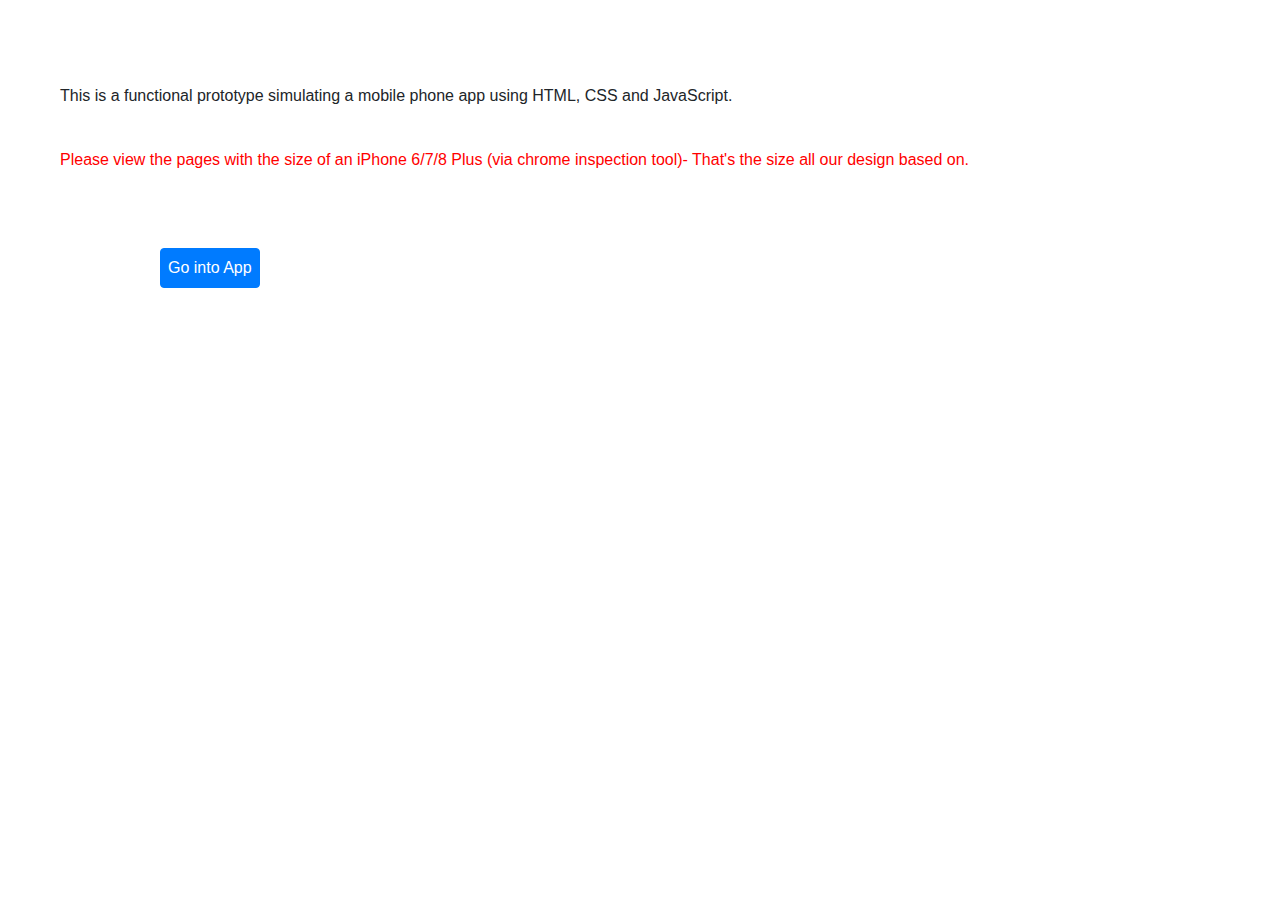
<file: index.html>
<!DOCTYPE html>
<html>

<head>
    <meta charset="utf-8">
    <meta name="viewport" content="width=device-width, initial-scale=1.0, shrink-to-fit=no">
    <title>index</title>
    <link rel="stylesheet" href="css/style.css">
</head>

<body style="margin: 60px;padding: 0px;">
    <p><br>This is a functional prototype simulating a mobile phone app using HTML, CSS and JavaScript.&nbsp;<br><br></p>
    <p style="color: rgb(255,0,0);">Please view the pages with the size of an iPhone 6/7/8 Plus (via chrome inspection tool)- That's the size all our design based on.&nbsp;</p><a class="btn btn-primary" role="button" style="padding: 7px;margin-bottom: 0px;margin-left: 100px;margin-top: 60px;" href="home.html">Go into App</a>
</body>

</html>
</file>
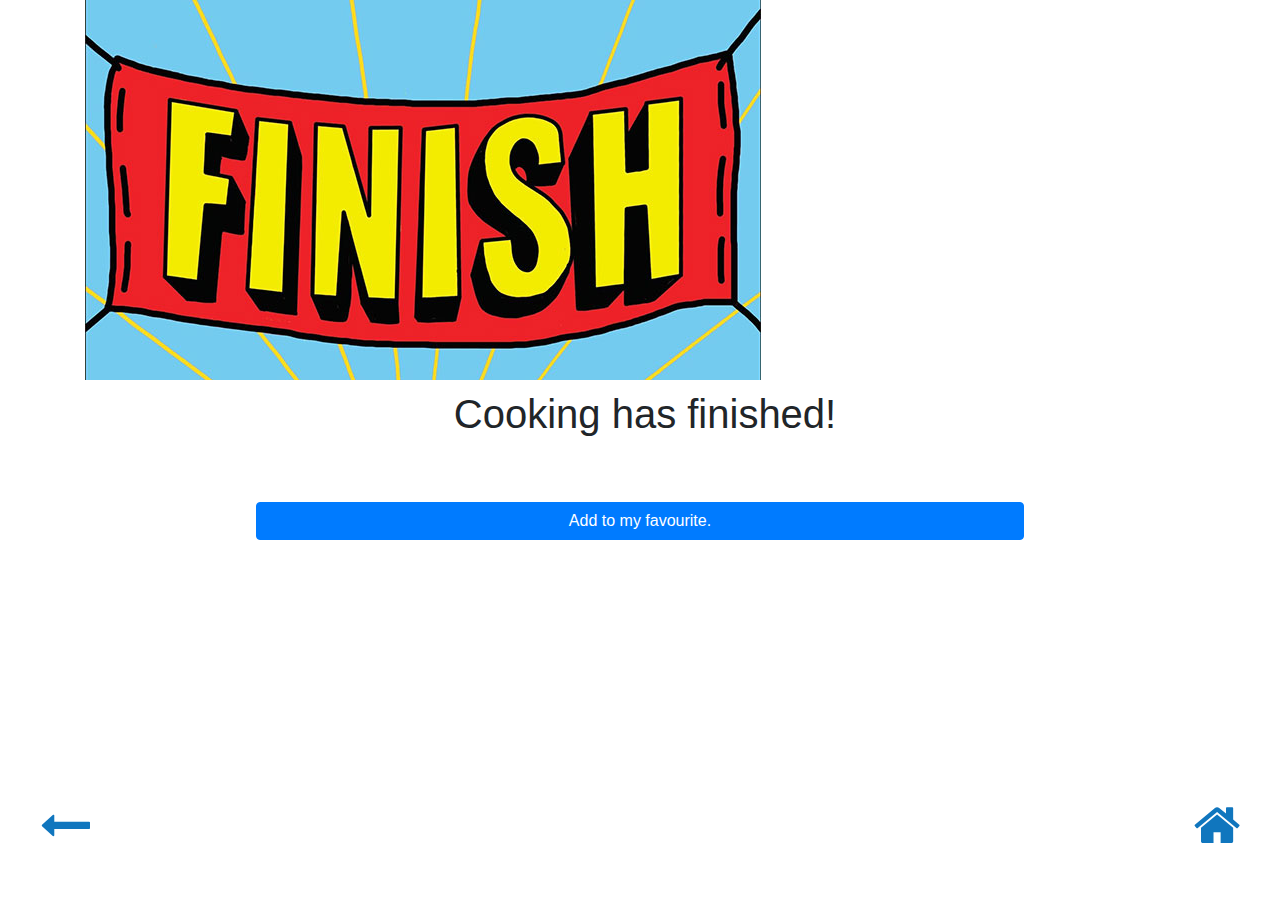
<file: finish.html>
<!DOCTYPE html>
<html>

<head>
    <meta charset="utf-8">
    <meta name="viewport" content="width=device-width, initial-scale=1.0, shrink-to-fit=no">
    <title>Step 3</title>
    <link rel="stylesheet" href="https://stackpath.bootstrapcdn.com/bootstrap/4.5.2/css/bootstrap.min.css" integrity="sha384-JcKb8q3iqJ61gNV9KGb8thSsNjpSL0n8PARn9HuZOnIxN0hoP+VmmDGMN5t9UJ0Z" crossorigin="anonymous">
    <link rel="stylesheet" href="https://stackpath.bootstrapcdn.com/font-awesome/4.7.0/css/font-awesome.min.css">
    <script src="https://code.jquery.com/jquery-3.5.1.slim.min.js" integrity="sha384-DfXdz2htPH0lsSSs5nCTpuj/zy4C+OGpamoFVy38MVBnE+IbbVYUew+OrCXaRkfj" crossorigin="anonymous"></script>
    <script src="js/scripts.js"></script>
</head>

<body>
  <div class="container">
	   <img alt="finish" src="images/finish.jpg" style="max-width:100%">
	</div>
  <h1 class="text-center" style="margin: 10px 0px 0px 10px;">Cooking has finished!</h1>
  <div class='d-flex justify-content-center'>
    <button type="button" class="btn btn-primary navbar-btn" style="position:absolute; bottom:40%; margin:auto; width: 60%;">Add to my favourite.</button>
  </div>
  <br>
  <a class="fa fa-long-arrow-left d-inline-flex justify-content-start align-items-end" href = "step2.html" style="margin: 50px 40px 40px 40px;font-size: 50px;color: rgb(16,118,190); position:absolute; bottom:10px; left:0px;"></a>
	<a class="fa fa-home" href = "home.html" style="margin: 50px 40px 40px 180px;font-size: 50px;color: rgb(16,118,190); position:absolute; bottom:10px;right:0px;"></a>
</body>

</html>
</file>
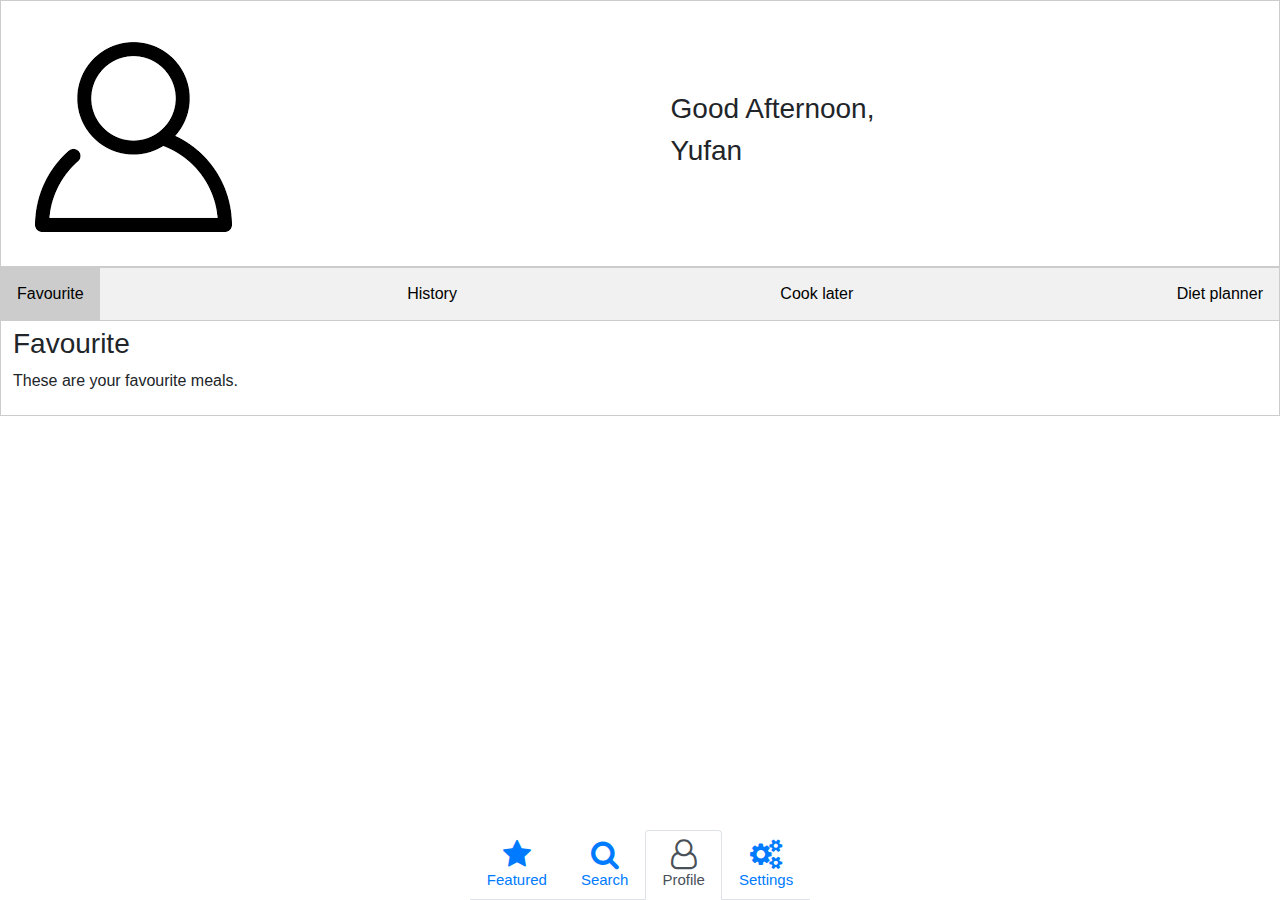
<file: profile.html>
<html>
  <head>
    <meta charset="utf-8">
    <meta name="viewport" content="width=device-width, initial-scale=1.0, shrink-to-fit=no">
    <title>Profile</title>
    <style>
    /* Style the tab */
    .tab {
      overflow: hidden;
      border: 1px solid #ccc;
      background-color: #f1f1f1;
      display: flex;
      justify-content: space-between;
      align-items: center;
    }

    /* Style the buttons that are used to open the tab content */
    .tab button {
      background-color: inherit;
      float: left;
      border: none;
      outline: none;
      cursor: pointer;
      padding: 14px 16px;
      transition: 0.3s;
    }

    /* Change background color of buttons on hover */
    .tab button:hover {
      background-color: #ddd;
    }

    /* Create an active/current tablink class */
    .tab button.active {
      background-color: #ccc;
    }

    /* Style the tab content */
    .tabcontent {
      display: none;
      padding: 6px 12px;
      border: 1px solid #ccc;
      border-top: none;
    }
    #favourite{
      display: block;
    }
    .character {
       display: flex;
       justify-content: center;
       border: 1px solid #ccc;
    }

    img{
    max-width: 100%;
    max-height: 100%;
    display: block; /* remove extra space below image */
}
    .user_cards_greeting{
      margin:auto;
    }
    .user_cards_img{
      margin:20px;
    }

    .container{
      display: flex;
      justify-content: space-between;
      padding: 0;
    }
    </style>

    <link rel="stylesheet" href="https://stackpath.bootstrapcdn.com/bootstrap/4.5.2/css/bootstrap.min.css" integrity="sha384-JcKb8q3iqJ61gNV9KGb8thSsNjpSL0n8PARn9HuZOnIxN0hoP+VmmDGMN5t9UJ0Z" crossorigin="anonymous">
    <link rel="stylesheet" href="https://stackpath.bootstrapcdn.com/font-awesome/4.7.0/css/font-awesome.min.css">
    <script src="https://code.jquery.com/jquery-3.5.1.slim.min.js" integrity="sha384-DfXdz2htPH0lsSSs5nCTpuj/zy4C+OGpamoFVy38MVBnE+IbbVYUew+OrCXaRkfj" crossorigin="anonymous"></script>
    <script src="js/scripts.js"></script>
  </head>

  <body>
    <div class="character">
      <div class="user_cards_img">
        <img src="images/user.png" alt="user image">
      </div>
      <div class="user_cards_greeting">
        <h3>Good Afternoon,</h3>
        <h3>Yufan</h3>
      </div>
    </div>

    <div class="tab">
      <button class="tablinks active" onclick="openTab(event, 'favourite')">Favourite</button>
      <button class="tablinks" onclick="openTab(event, 'history')">History</button>
      <button class="tablinks" onclick="openTab(event, 'cooklater')">Cook later</button>
      <button class="tablinks" onclick="openTab(event, 'dietplanner')">Diet planner</button>
    </div>

  <!-- Tab content -->
    <div id="favourite" class="tabcontent">
      <h3>Favourite</h3>
      <p>These are your favourite meals.</p>
    </div>

    <div id="history" class="tabcontent">
      <h3>History</h3>
      <p>This is your meal history.</p>
    </div>

    <div id="cooklater" class="tabcontent">
      <h3>Cook later</h3>
      <p>These are your unfinished meals.</p>
    </div>

    <div id="dietplanner" class="tabcontent">
      <h3>Diet planner</h3>
      <p>This is the diet plan we make for you today.</p>
    </div>


    <br><br><br><br>
    <div style="position: fixed;display: flex; justify-content: center; bottom: 0; background-color: #fff;width: 100%;">
      <ul class="nav nav-tabs" style="display: flex;justify-content:space-around;font-size: 15px;">
          <li class="nav-item" style="text-align: center;">
              <a class="nav-link" href="home.html" style="color: rgb (0, 86, 179);">
                  <i class="fa fa-star" style="font-size: 30px;"></i>
              <br>Featured</a>
          </li>
          <li class="nav-item" style="text-align: center;">
              <a class="nav-link" role="tab" data-toggle="tab" href="search.html" style="color: rgb (0, 86, 179);">
              <i class="fa fa-search" style="font-size: 30px;"></i><br>Search</a>
          </li>
          <li class="nav-item" style="text-align: center;">
              <a class="nav-link active" role="tab" data-toggle="tab" href="profile.html" style="color: rgb (0, 86, 179);">
              <i class="fa fa-user-o" style="font-size: 30px;"></i><br>Profile</a>
          </li>
          <li class="nav-item" style="text-align: center;">
              <a class="nav-link" role="tab" data-toggle="tab" href="settings.html" style="color: rgb (0, 86, 179);">
              <i class="fa fa-cogs" style="font-size: 30px;"></i><br>Settings</a>
          </li>
      </ul>
    </div>

  </body>
</html>
</file>
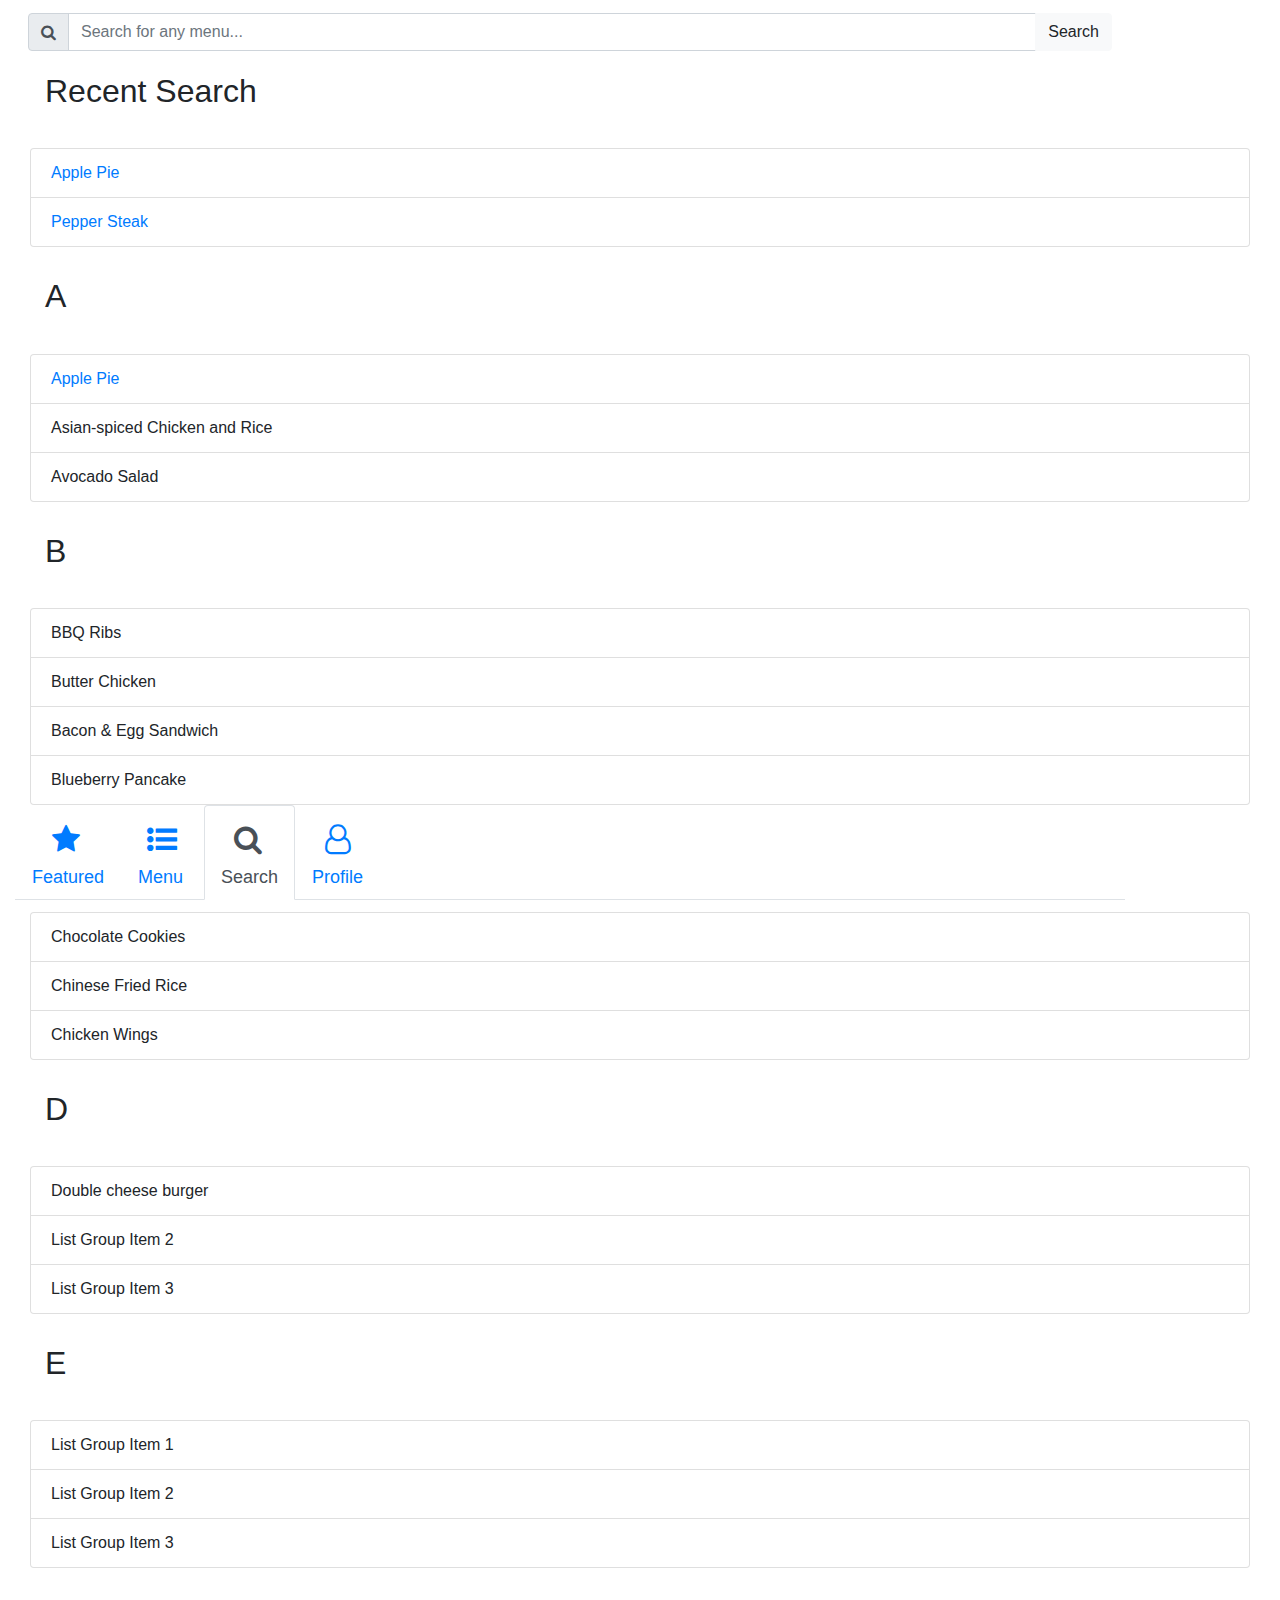
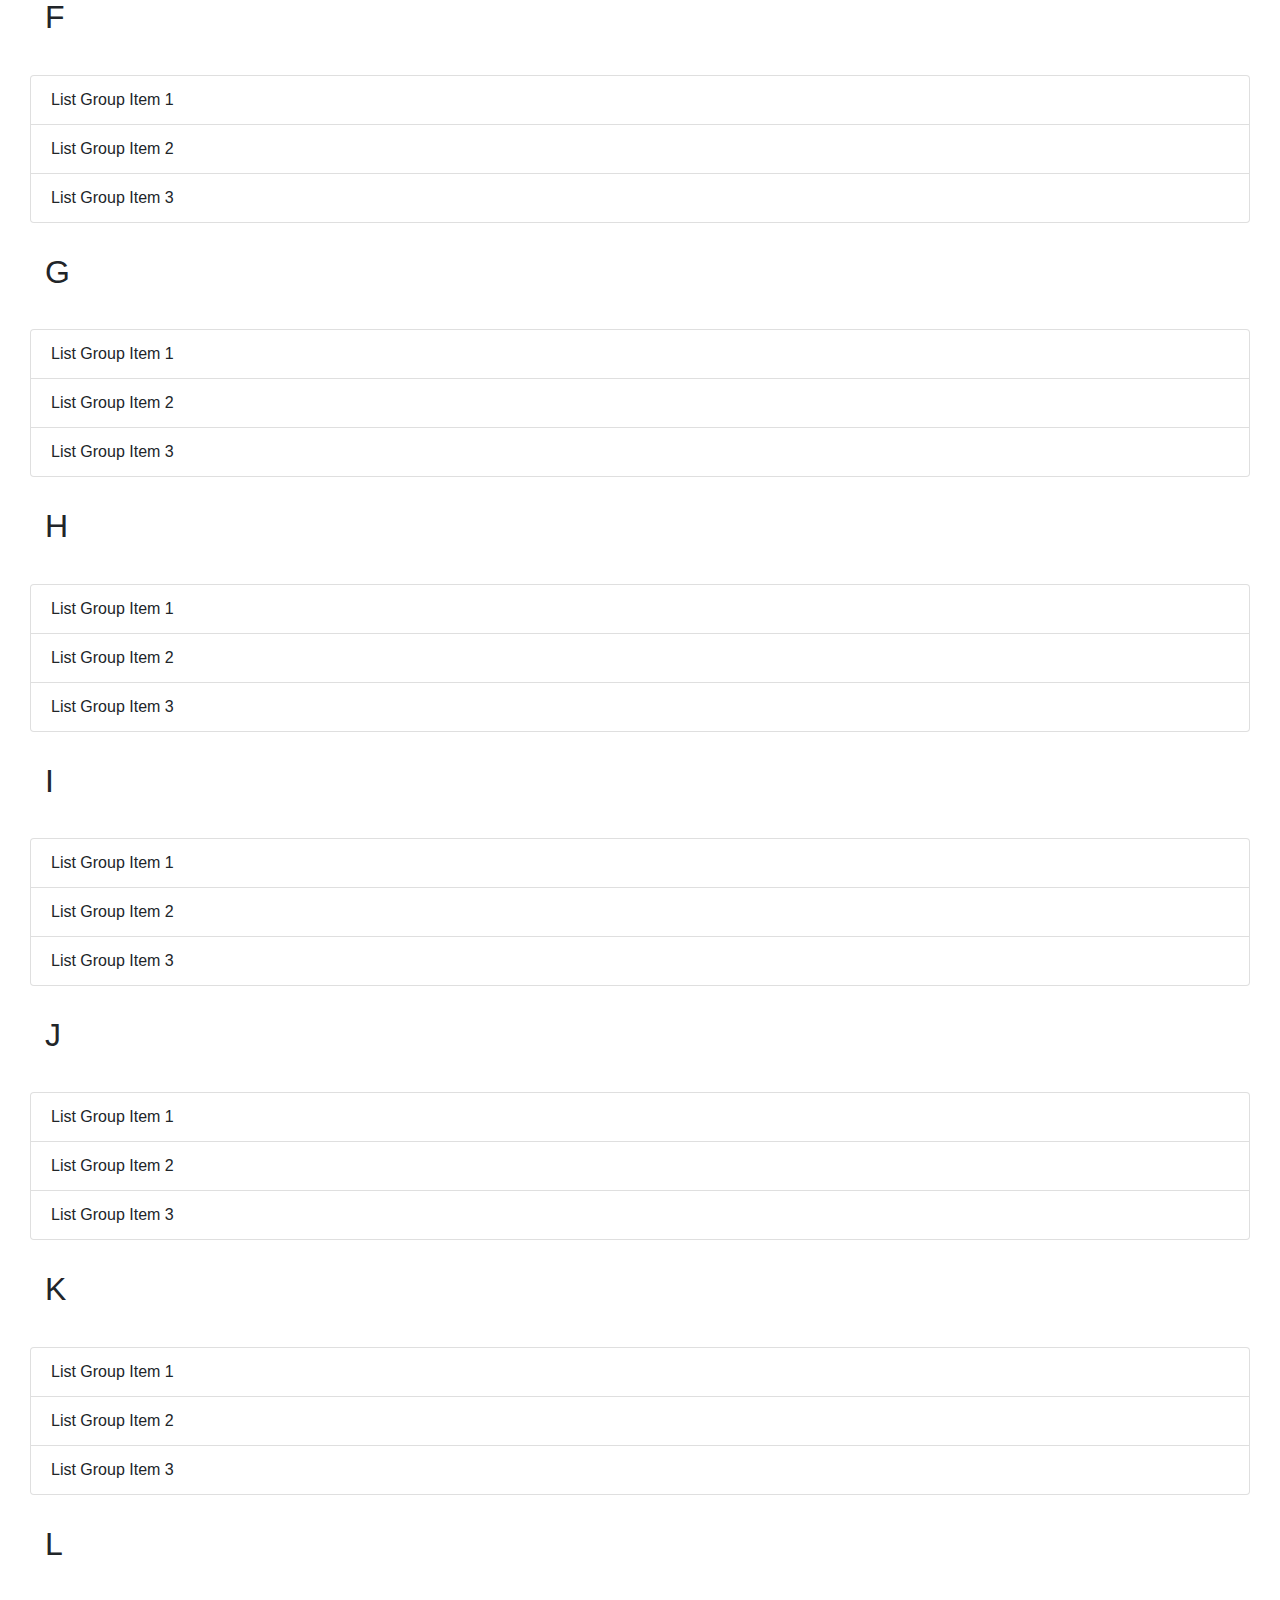
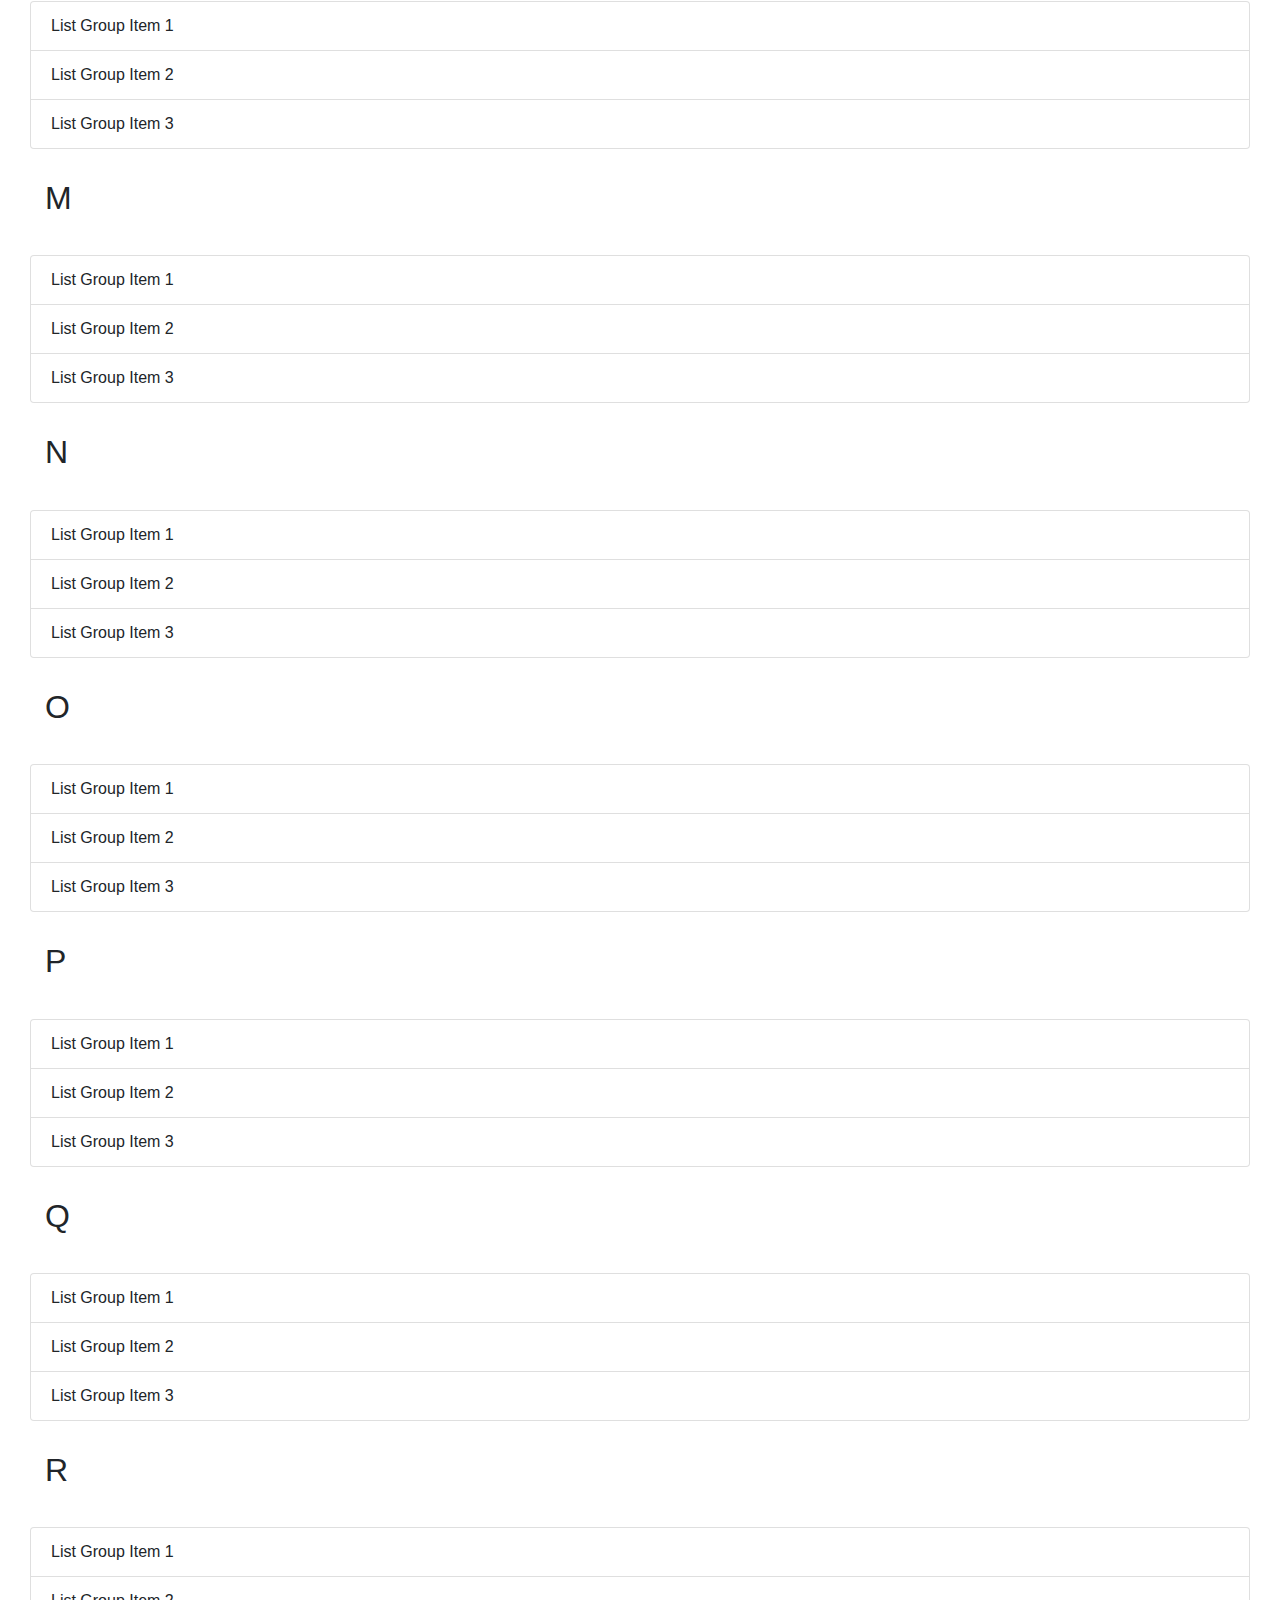
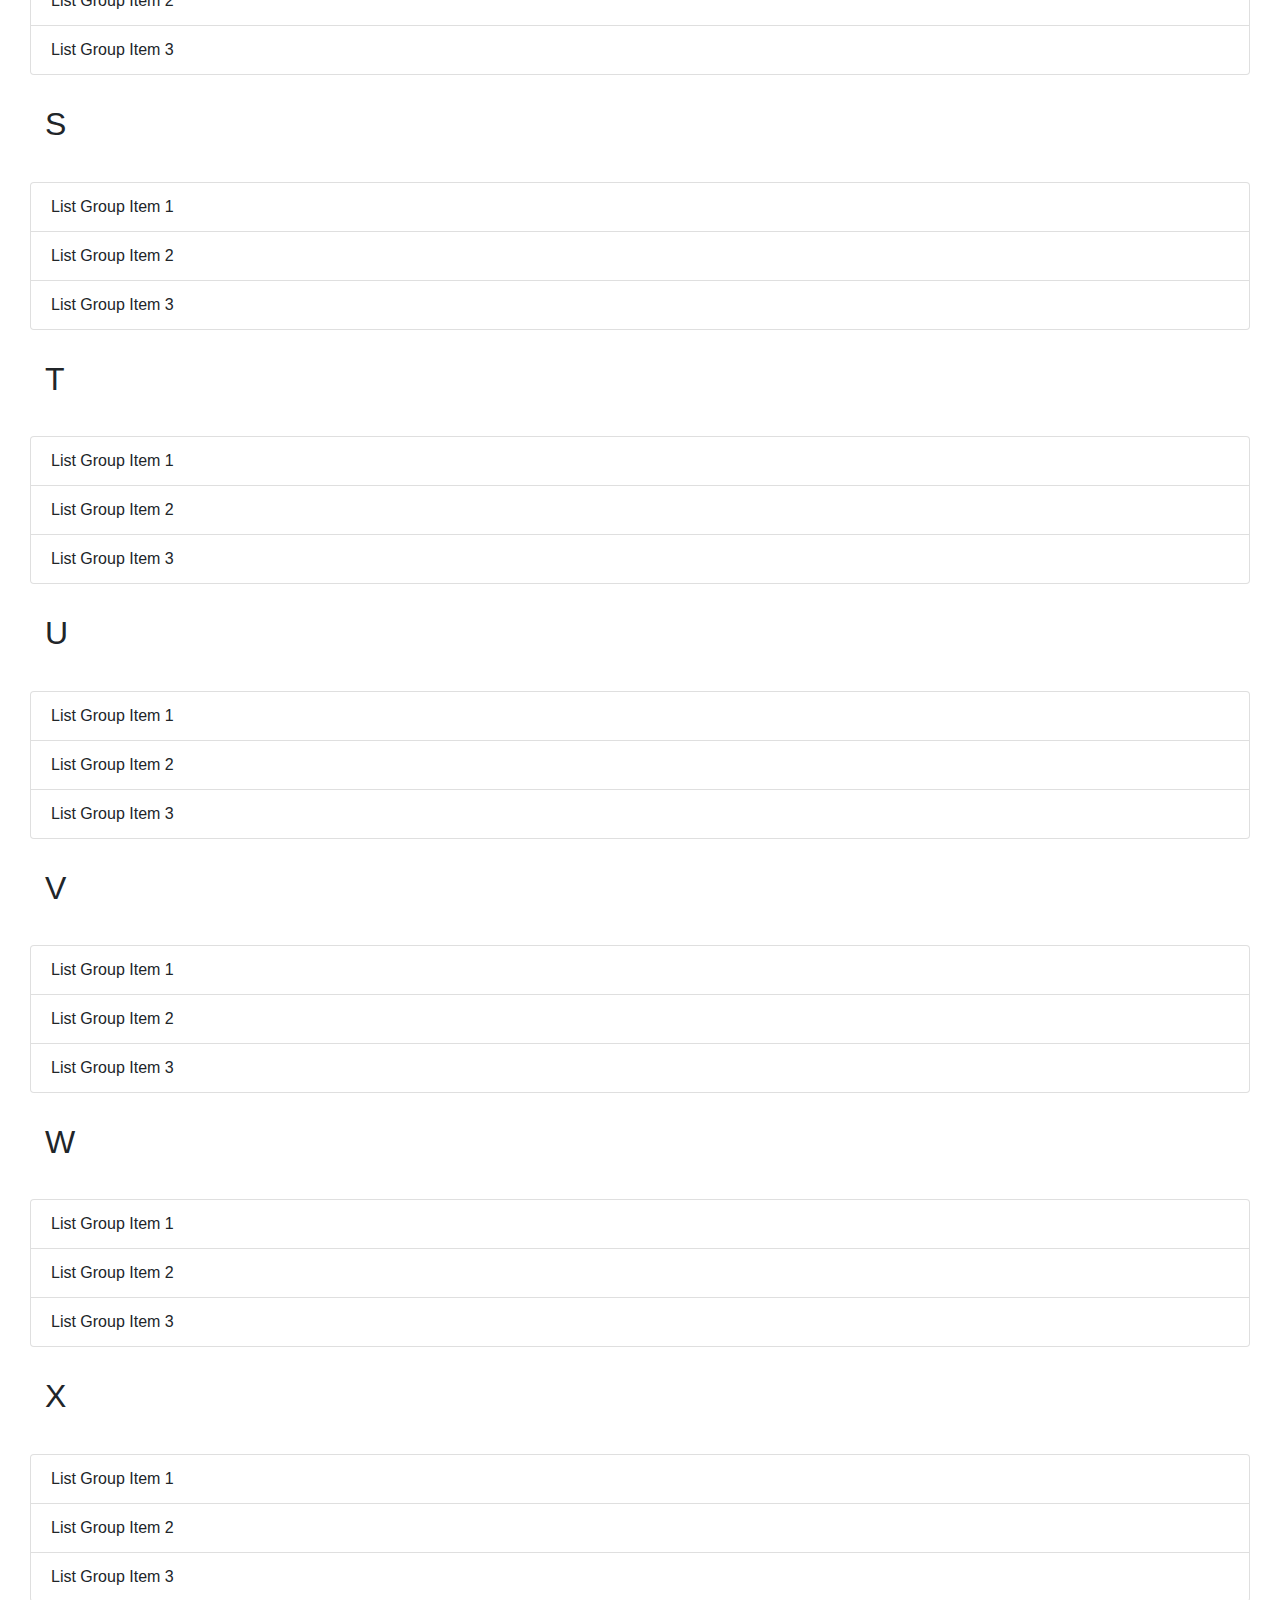
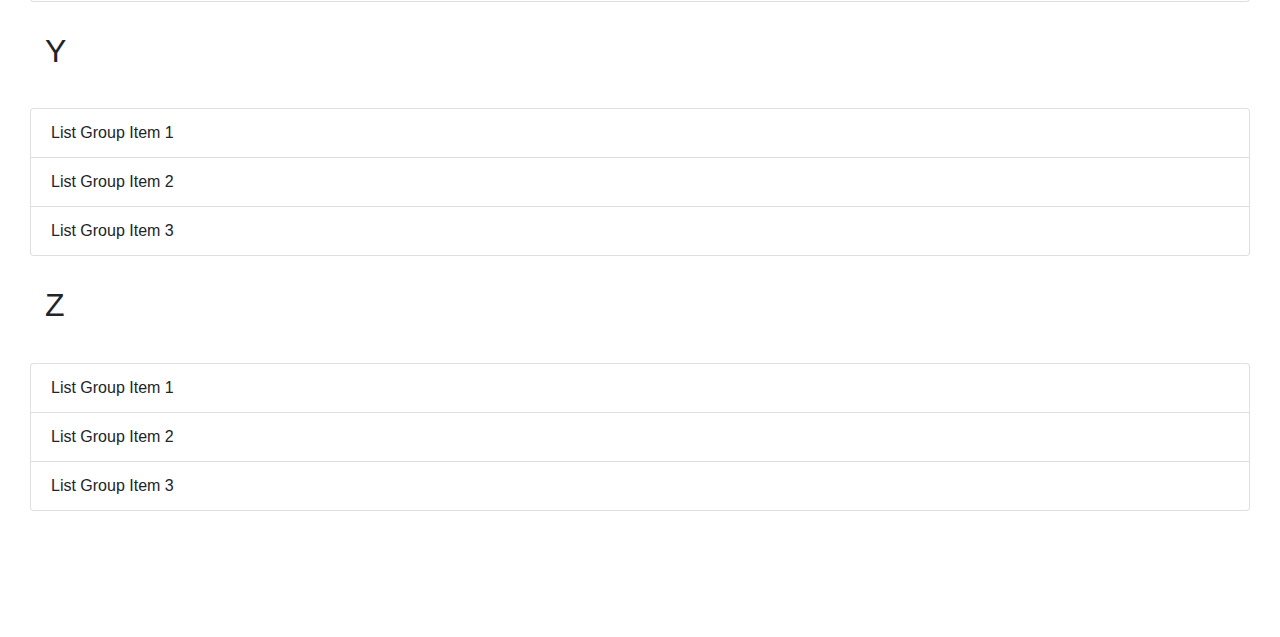
<file: search.html>
<!DOCTYPE html>
<html>

<head>
    <meta charset="utf-8">
    <meta name="viewport" content="width=device-width, initial-scale=1.0, shrink-to-fit=no">
    <title>Search</title>
    <link rel="stylesheet" href="css/style.css">
	<link rel="stylesheet" href="css/media.css">
    <link rel="stylesheet" href="fonts/font-awesome.min.css">
</head>

<body>
    <div class="container" style="position: fixed; background-color: #fff; z-index: 1">
	<form class="search-form" style="margin: 13px;">
        <div class="input-group">
            <div class="input-group-prepend"><span class="input-group-text"><i class="fa fa-search"></i></span></div><input class="form-control" type="text" placeholder="Search for any menu...">
            <div class="input-group-append"><button class="btn btn-light" type="button">Search </button></div>
        </div>
    </form>
	</div>
	<br><br><br>
	
	
	<h2 style="margin-left: 45px;">Recent Search</h2>
	<ul class="list-group" style="padding: 30px;">
        <li class="list-group-item"><a href="step1for apple pie.html">Apple Pie </a></li>
        <li class="list-group-item"><a href="instructions.html"><span>Pepper Steak</span></a></li>
    </ul>
	
	<h2 style="margin-left: 45px;">A</h2>
	<ul class="list-group" style="padding: 30px;">
        <li class="list-group-item"><a href="step1for apple pie.html">Apple Pie </a></li>
        <li class="list-group-item"><span>Asian-spiced Chicken and Rice</span></li>
        <li class="list-group-item"><span>Avocado Salad</span></li>
    </ul>
	
	<h2 style="margin-left: 45px;">B</h2>
	<ul class="list-group" style="padding: 30px;">
        <li class="list-group-item"><span>BBQ Ribs</span></li>
        <li class="list-group-item"><span>Butter Chicken</span></li>
        <li class="list-group-item"><span>Bacon & Egg Sandwich</span></li>
		<li class="list-group-item"><span>Blueberry Pancake</span></li>
    </ul>
	
	<h2 style="margin-left: 45px;">C</h2>
	<ul class="list-group" style="padding: 30px;">
        <li class="list-group-item"><span>Chocolate Cookies</span></li>
        <li class="list-group-item"><span>Chinese Fried Rice</span></li>
        <li class="list-group-item"><span>Chicken Wings</span></li>
    </ul>
	
	<h2 style="margin-left: 45px;">D</h2>
	<ul class="list-group" style="padding: 30px;">
        <li class="list-group-item"><span>Double cheese burger</span></li>
        <li class="list-group-item"><span>List Group Item 2</span></li>
        <li class="list-group-item"><span>List Group Item 3</span></li>
    </ul>
	
	<h2 style="margin-left: 45px;">E</h2>
	<ul class="list-group" style="padding: 30px;">
        <li class="list-group-item"><span>List Group Item 1</span></li>
        <li class="list-group-item"><span>List Group Item 2</span></li>
        <li class="list-group-item"><span>List Group Item 3</span></li>
    </ul>
	
	<h2 style="margin-left: 45px;">F</h2>
	<ul class="list-group" style="padding: 30px;">
        <li class="list-group-item"><span>List Group Item 1</span></li>
        <li class="list-group-item"><span>List Group Item 2</span></li>
        <li class="list-group-item"><span>List Group Item 3</span></li>
    </ul>
	
	<h2 style="margin-left: 45px;">G</h2>
	<ul class="list-group" style="padding: 30px;">
        <li class="list-group-item"><span>List Group Item 1</span></li>
        <li class="list-group-item"><span>List Group Item 2</span></li>
        <li class="list-group-item"><span>List Group Item 3</span></li>
    </ul>
	
	<h2 style="margin-left: 45px;">H</h2>
	<ul class="list-group" style="padding: 30px;">
        <li class="list-group-item"><span>List Group Item 1</span></li>
        <li class="list-group-item"><span>List Group Item 2</span></li>
        <li class="list-group-item"><span>List Group Item 3</span></li>
    </ul>
	
	<h2 style="margin-left: 45px;">I</h2>
	<ul class="list-group" style="padding: 30px;">
        <li class="list-group-item"><span>List Group Item 1</span></li>
        <li class="list-group-item"><span>List Group Item 2</span></li>
        <li class="list-group-item"><span>List Group Item 3</span></li>
    </ul>
	
	<h2 style="margin-left: 45px;">J</h2>
	<ul class="list-group" style="padding: 30px;">
        <li class="list-group-item"><span>List Group Item 1</span></li>
        <li class="list-group-item"><span>List Group Item 2</span></li>
        <li class="list-group-item"><span>List Group Item 3</span></li>
    </ul>
	
	<h2 style="margin-left: 45px;">K</h2>
	<ul class="list-group" style="padding: 30px;">
        <li class="list-group-item"><span>List Group Item 1</span></li>
        <li class="list-group-item"><span>List Group Item 2</span></li>
        <li class="list-group-item"><span>List Group Item 3</span></li>
    </ul>
	
	<h2 style="margin-left: 45px;">L</h2>
	<ul class="list-group" style="padding: 30px;">
        <li class="list-group-item"><span>List Group Item 1</span></li>
        <li class="list-group-item"><span>List Group Item 2</span></li>
        <li class="list-group-item"><span>List Group Item 3</span></li>
    </ul>
	
	<h2 style="margin-left: 45px;">M</h2>
	<ul class="list-group" style="padding: 30px;">
        <li class="list-group-item"><span>List Group Item 1</span></li>
        <li class="list-group-item"><span>List Group Item 2</span></li>
        <li class="list-group-item"><span>List Group Item 3</span></li>
    </ul>
	
	<h2 style="margin-left: 45px;">N</h2>
	<ul class="list-group" style="padding: 30px;">
        <li class="list-group-item"><span>List Group Item 1</span></li>
        <li class="list-group-item"><span>List Group Item 2</span></li>
        <li class="list-group-item"><span>List Group Item 3</span></li>
    </ul>
	
	<h2 style="margin-left: 45px;">O</h2>
	<ul class="list-group" style="padding: 30px;">
        <li class="list-group-item"><span>List Group Item 1</span></li>
        <li class="list-group-item"><span>List Group Item 2</span></li>
        <li class="list-group-item"><span>List Group Item 3</span></li>
    </ul>
	
	<h2 style="margin-left: 45px;">P</h2>
	<ul class="list-group" style="padding: 30px;">
        <li class="list-group-item"><span>List Group Item 1</span></li>
        <li class="list-group-item"><span>List Group Item 2</span></li>
        <li class="list-group-item"><span>List Group Item 3</span></li>
    </ul>
	
	<h2 style="margin-left: 45px;">Q</h2>
	<ul class="list-group" style="padding: 30px;">
        <li class="list-group-item"><span>List Group Item 1</span></li>
        <li class="list-group-item"><span>List Group Item 2</span></li>
        <li class="list-group-item"><span>List Group Item 3</span></li>
    </ul>
	
	<h2 style="margin-left: 45px;">R</h2>
	<ul class="list-group" style="padding: 30px;">
        <li class="list-group-item"><span>List Group Item 1</span></li>
        <li class="list-group-item"><span>List Group Item 2</span></li>
        <li class="list-group-item"><span>List Group Item 3</span></li>
    </ul>
	
	<h2 style="margin-left: 45px;">S</h2>
	<ul class="list-group" style="padding: 30px;">
        <li class="list-group-item"><span>List Group Item 1</span></li>
        <li class="list-group-item"><span>List Group Item 2</span></li>
        <li class="list-group-item"><span>List Group Item 3</span></li>
    </ul>
	
	<h2 style="margin-left: 45px;">T</h2>
	<ul class="list-group" style="padding: 30px;">
        <li class="list-group-item"><span>List Group Item 1</span></li>
        <li class="list-group-item"><span>List Group Item 2</span></li>
        <li class="list-group-item"><span>List Group Item 3</span></li>
    </ul>
	
	<h2 style="margin-left: 45px;">U</h2>
	<ul class="list-group" style="padding: 30px;">
        <li class="list-group-item"><span>List Group Item 1</span></li>
        <li class="list-group-item"><span>List Group Item 2</span></li>
        <li class="list-group-item"><span>List Group Item 3</span></li>
    </ul>
	
	<h2 style="margin-left: 45px;">V</h2>
	<ul class="list-group" style="padding: 30px;">
        <li class="list-group-item"><span>List Group Item 1</span></li>
        <li class="list-group-item"><span>List Group Item 2</span></li>
        <li class="list-group-item"><span>List Group Item 3</span></li>
    </ul>
	
	<h2 style="margin-left: 45px;">W</h2>
	<ul class="list-group" style="padding: 30px;">
        <li class="list-group-item"><span>List Group Item 1</span></li>
        <li class="list-group-item"><span>List Group Item 2</span></li>
        <li class="list-group-item"><span>List Group Item 3</span></li>
    </ul>
	
	<h2 style="margin-left: 45px;">X</h2>
	<ul class="list-group" style="padding: 30px;">
        <li class="list-group-item"><span>List Group Item 1</span></li>
        <li class="list-group-item"><span>List Group Item 2</span></li>
        <li class="list-group-item"><span>List Group Item 3</span></li>
    </ul>
	
	<h2 style="margin-left: 45px;">Y</h2>
	<ul class="list-group" style="padding: 30px;">
        <li class="list-group-item"><span>List Group Item 1</span></li>
        <li class="list-group-item"><span>List Group Item 2</span></li>
        <li class="list-group-item"><span>List Group Item 3</span></li>
    </ul>
	
	<h2 style="margin-left: 45px;">Z</h2>
	<ul class="list-group" style="padding: 30px;">
        <li class="list-group-item"><span>List Group Item 1</span></li>
        <li class="list-group-item"><span>List Group Item 2</span></li>
        <li class="list-group-item"><span>List Group Item 3</span></li>
    </ul>
	
	
	
	

	<br><br><br><br>
    <div class="container" style="position: fixed; bottom: 0; background-color: #fff;">
        <div>
            <ul class="nav nav-tabs" style="font-size: 18px;">
                <li class="nav-item"><a class="nav-link" role="tab" data-toggle="tab" href="home.html" style="color: rgb (0, 86, 179);"><i class="fa fa-star" style="margin: 10px; margin-left: 20px; font-size: 30px;"></i><br>Featured</a></li>
                <li class="nav-item"><a class="nav-link" role="tab" data-toggle="tab" href="menu.html" style="color: rgb (0, 86, 179);"><i class="fa fa-list-ul" style="margin: 10px; margin-left: 9px; font-size: 30px;"></i><br>Menu</a></li>
                <li class="nav-item"><a class="nav-link active" role="tab" data-toggle="tab" href="search.html" style="color: rgb (0, 86, 179);"><i class="fa fa-search" style="margin: 10px; margin-left: 13px; font-size: 30px;"></i><br>Search</a></li>
                <li class="nav-item"><a class="nav-link" role="tab" data-toggle="tab" href="profile.html" style="color: rgb (0, 86, 179);"><i class="fa fa-user-o" style="margin: 10px; margin-left: 13px; font-size: 30px;"></i><br>Profile</a></li>
            </ul>
         
        </div>
    </div>
    <script src="js/jquery.min.js"></script>
</body>

</html>
</file>
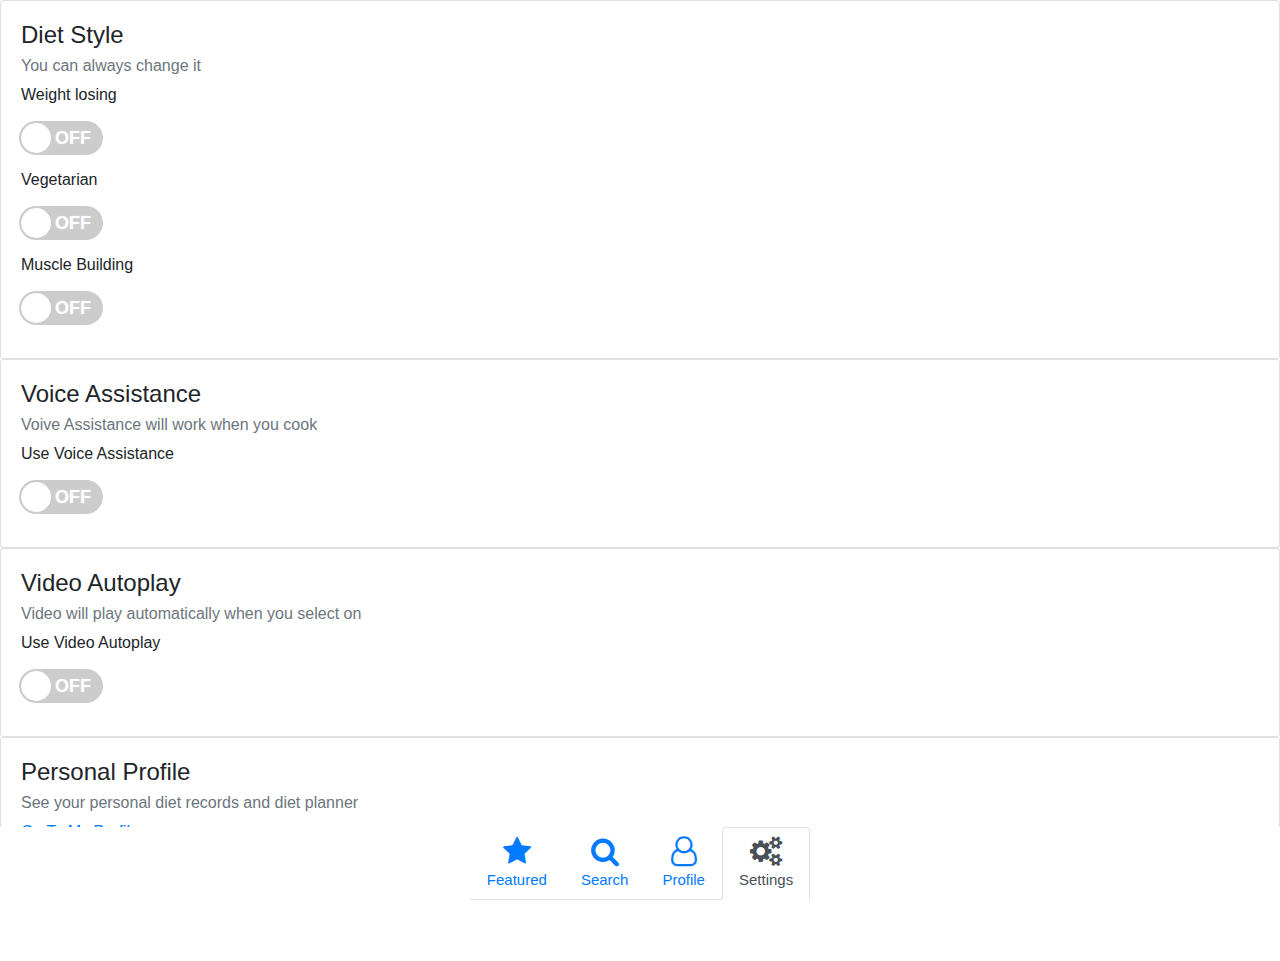
<file: settings.html>
<!DOCTYPE html>
<html>

<head>
  <meta charset="utf-8">
  <meta name="viewport" content="width=device-width, initial-scale=1.0, shrink-to-fit=no">
  <title>Settings</title>
  <link rel="stylesheet" href="https://stackpath.bootstrapcdn.com/bootstrap/4.5.2/css/bootstrap.min.css" integrity="sha384-JcKb8q3iqJ61gNV9KGb8thSsNjpSL0n8PARn9HuZOnIxN0hoP+VmmDGMN5t9UJ0Z" crossorigin="anonymous">
  <link rel="stylesheet" href="https://stackpath.bootstrapcdn.com/font-awesome/4.7.0/css/font-awesome.min.css">
  <link rel="stylesheet" href="css/setting.css">
  <script src="https://code.jquery.com/jquery-3.5.1.slim.min.js" integrity="sha384-DfXdz2htPH0lsSSs5nCTpuj/zy4C+OGpamoFVy38MVBnE+IbbVYUew+OrCXaRkfj" crossorigin="anonymous"></script>
  <script src="js/scripts.js"></script>
</head>

<body>

<div class="card">
    <div class="card-body">
        <h4 class="card-title">Diet Style</h4>
        <h6 class="text-muted card-subtitle mb-2">You can always change it</h6>
        <p class="card-text">Weight losing</p>
        <div class="toggle-button-wrapper">
            <input type="checkbox" id="toggle-button1" class="toggle-button1" name="switch1">
            <label for="toggle-button1" class="button-label">
                <span class="circle"></span>
                <span class="text on">ON</span>
                <span class="text off">OFF</span>
            </label>
        </div>
        <p class="card-text">Vegetarian</p>
        <div class="toggle-button-wrapper">
            <input type="checkbox" id="toggle-button2" class="toggle-button2" name="switch2">
            <label for="toggle-button2" class="button-label">
                <span class="circle"></span>
                <span class="text on">ON</span>
                <span class="text off">OFF</span>
            </label>
        </div>
        <p class="card-text">Muscle Building</p>
        <div class="toggle-button-wrapper">
            <input type="checkbox" id="toggle-button3" class="toggle-button3" name="switch3">
            <label for="toggle-button3" class="button-label">
                <span class="circle"></span>
                <span class="text on">ON</span>
                <span class="text off">OFF</span>
            </label>
        </div>
    </div>
</div>


<div class="card">
    <div class="card-body">
        <h4 class="card-title">Voice Assistance</h4>
        <h6 class="text-muted card-subtitle mb-2">Voive Assistance will work when you cook</h6>
        <p class="card-text">Use Voice Assistance</p>
        <div class="toggle-button-wrapper">
            <input type="checkbox" id="toggle-button4" class="toggle-button4" name="switch4">
            <label for="toggle-button4" class="button-label">
                <span class="circle"></span>
                <span class="text on">ON</span>
                <span class="text off">OFF</span>
            </label>
        </div>
    </div>
</div>

<div class="card">
    <div class="card-body">
        <h4 class="card-title">Video Autoplay</h4>
        <h6 class="text-muted card-subtitle mb-2">Video will play automatically when you select on</h6>
        <p class="card-text">Use Video Autoplay</p>
        <div class="toggle-button-wrapper">
            <input type="checkbox" id="toggle-button5" class="toggle-button5" name="switch5">
            <label for="toggle-button5" class="button-label">
                <span class="circle"></span>
                <span class="text on">ON</span>
                <span class="text off">OFF</span>
            </label>
        </div>
    </div>
</div>

<div class="card">
    <div class="card-body">
        <h4 class="card-title">Personal Profile</h4>
        <h6 class="text-muted card-subtitle mb-2">See your personal diet records and diet planner</h6>
        <a href="profile.html">Go To My Profile</a>
    </div>
</div>

<br><br><br><br>
<div style="position: fixed;display: flex; justify-content: center; bottom: 0; background-color: #fff;width: 100%;">
    <ul class="nav nav-tabs" style="display: flex;justify-content:space-around;font-size: 15px;">
        <li class="nav-item" style="text-align: center;">
            <a class="nav-link" href="home.html" style="color: rgb (0, 86, 179);">
                <i class="fa fa-star" style="font-size: 30px;"></i>
            <br>Featured</a>
        </li>
        <li class="nav-item" style="text-align: center;">
            <a class="nav-link" role="tab" data-toggle="tab" href="search.html" style="color: rgb (0, 86, 179);">
            <i class="fa fa-search" style="font-size: 30px;"></i><br>Search</a>
        </li>
        <li class="nav-item" style="text-align: center;">
            <a class="nav-link" role="tab" data-toggle="tab" href="profile.html" style="color: rgb (0, 86, 179);">
            <i class="fa fa-user-o" style="font-size: 30px;"></i><br>Profile</a>
        </li>
        <li class="nav-item" style="text-align: center;">
            <a class="nav-link active" role="tab" data-toggle="tab" href="settings.html" style="color: rgb (0, 86, 179);">
            <i class="fa fa-cogs" style="font-size: 30px;"></i><br>Settings</a>
        </li>
    </ul>
</div>
</body>
</html>
</file>
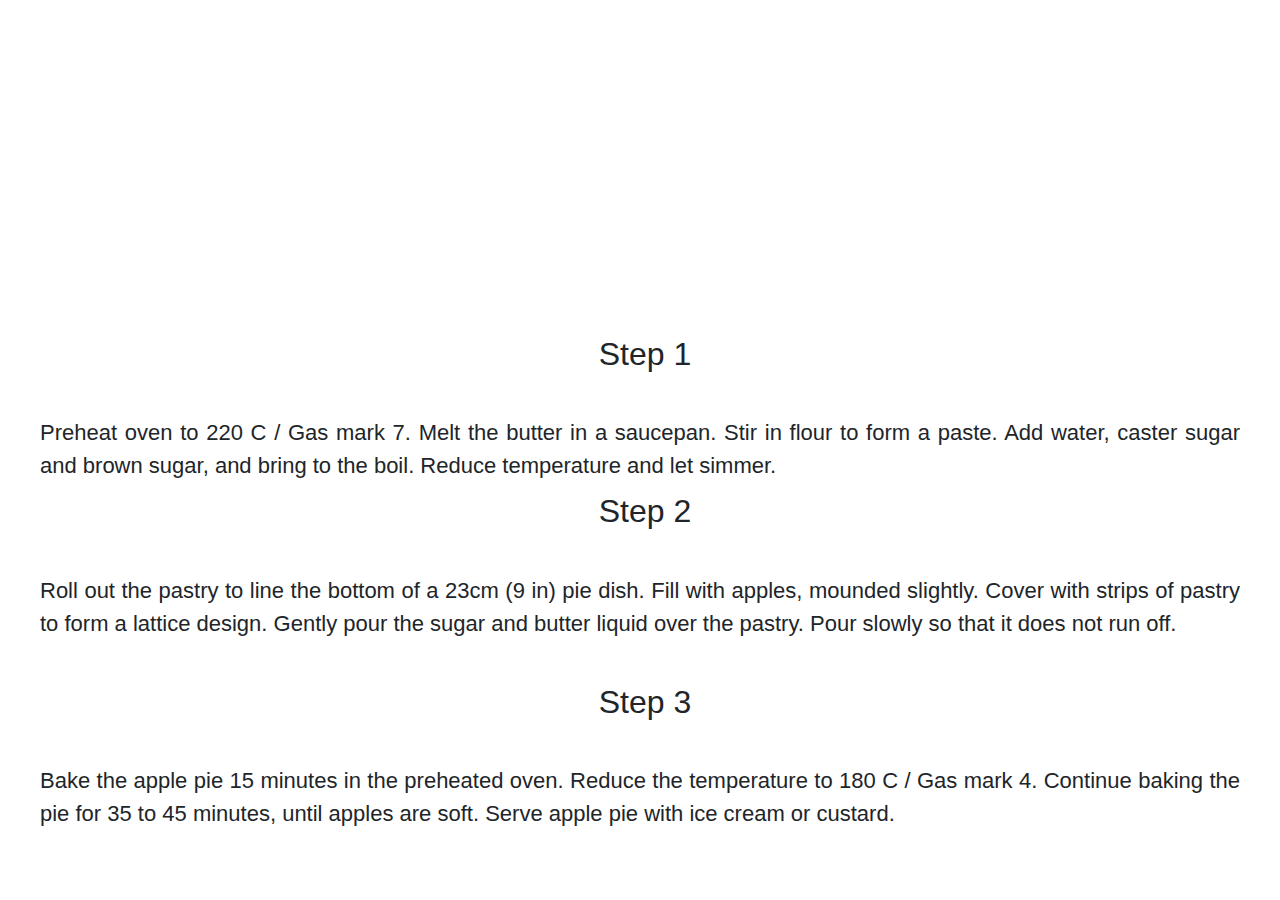
<file: step1for apple pie.html>
<!DOCTYPE html>
<html>

<head>
    <meta charset="utf-8">
    <meta name="viewport" content="width=device-width, initial-scale=1.0, shrink-to-fit=no">
    <title>Step 1</title>
    <link rel="stylesheet" href="css/sheet.css">
    <link rel="stylesheet" href="fonts/font-awesome.min.css">
</head>

<body>
    <div class="container" style="margin: 5%">
	<iframe width= "90%" height="200px" src="https://www.youtube.com/watch?v=KbyahTnzbKA" frameborder="0" allow="accelerometer; autoplay; encrypted-media; gyroscope; picture-in-picture" allowfullscreen></iframe>
	</div>
    <h2 class="text-center" style="margin: 10px 0px 0px 10px;">Step 1</h2>
    <p class="text-justify" style="font-size: 22px;margin: 10px 40px 10px 40px;"><br>Preheat oven to 220 C / Gas mark 7. Melt the butter in a saucepan. Stir in flour to form a paste. Add water, caster sugar and brown sugar, and bring to the boil. Reduce temperature and let simmer.<br></p>

  <h2 class="text-center" style="margin: 10px 0px 0px 10px;">Step 2</h2>
  <p class="text-justify" style="font-size: 22px;margin: 10px 40px 10px 40px;"><br>Roll out the pastry to line the bottom of a 23cm (9 in) pie dish. Fill with apples, mounded slightly. Cover with strips of pastry to form a lattice design. Gently pour the sugar and butter liquid over the pastry. Pour slowly so that it does not run off.<br><br></p>


<h2 class="text-center" style="margin: 10px 0px 0px 10px;">Step 3</h2>
<p class="text-justify" style="font-size: 22px;margin: 10px 40px 10px 40px;"><br>Bake the apple pie 15 minutes in the preheated oven. Reduce the temperature to 180 C / Gas mark 4. Continue baking the pie for 35 to 45 minutes, until apples are soft. Serve apple pie with ice cream or custard.</p>

</body>

</html>
</file>
<file: css/style.css>
:root{--blue:#007bff;--indigo:#6610f2;--purple:#6f42c1;--pink:#e83e8c;--red:#dc3545;--orange:#fd7e14;--yellow:#ffc107;--green:#28a745;--teal:#20c997;--cyan:#17a2b8;--white:#fff;--gray:#6c757d;--gray-dark:#343a40;--primary:#007bff;--secondary:#6c757d;--success:#28a745;--info:#17a2b8;--warning:#ffc107;--danger:#dc3545;--light:#f8f9fa;--dark:#343a40;--breakpoint-xs:0;--breakpoint-sm:576px;--breakpoint-md:768px;--breakpoint-lg:992px;--breakpoint-xl:1200px;--font-family-sans-serif:-apple-system,BlinkMacSystemFont,"Segoe UI",Roboto,"Helvetica Neue",Arial,"Noto Sans",sans-serif,"Apple Color Emoji","Segoe UI Emoji","Segoe UI Symbol","Noto Color Emoji";--font-family-monospace:SFMono-Regular,Menlo,Monaco,Consolas,"Liberation Mono","Courier New",monospace}*,::after,::before{box-sizing:border-box}html{font-family:sans-serif;line-height:1.15;-webkit-text-size-adjust:100%;-webkit-tap-highlight-color:transparent}article,aside,figcaption,figure,footer,header,hgroup,main,nav,section{display:block}body{margin:0;font-family:-apple-system,BlinkMacSystemFont,"Segoe UI",Roboto,"Helvetica Neue",Arial,"Noto Sans",sans-serif,"Apple Color Emoji","Segoe UI Emoji","Segoe UI Symbol","Noto Color Emoji";font-size:1rem;font-weight:400;line-height:1.5;color:#212529;text-align:left;background-color:#fff}[tabindex="-1"]:focus{outline:0!important}hr{box-sizing:content-box;height:0;overflow:visible}h1,h2,h3,h4,h5,h6{margin-top:0;margin-bottom:.5rem}p{margin-top:0;margin-bottom:1rem}abbr[data-original-title],abbr[title]{text-decoration:underline;-webkit-text-decoration:underline dotted;text-decoration:underline dotted;cursor:help;border-bottom:0;-webkit-text-decoration-skip-ink:none;text-decoration-skip-ink:none}address{margin-bottom:1rem;font-style:normal;line-height:inherit}dl,ol,ul{margin-top:0;margin-bottom:1rem}ol ol,ol ul,ul ol,ul ul{margin-bottom:0}dt{font-weight:700}dd{margin-bottom:.5rem;margin-left:0}blockquote{margin:0 0 1rem}b,strong{font-weight:bolder}small{font-size:80%}sub,sup{position:relative;font-size:75%;line-height:0;vertical-align:baseline}sub{bottom:-.25em}sup{top:-.5em}a{color:#007bff;text-decoration:none;background-color:transparent}a:hover{color:#0056b3;text-decoration:underline}a:not([href]):not([tabindex]){color:inherit;text-decoration:none}a:not([href]):not([tabindex]):focus,a:not([href]):not([tabindex]):hover{color:inherit;text-decoration:none}a:not([href]):not([tabindex]):focus{outline:0}code,kbd,pre,samp{font-family:SFMono-Regular,Menlo,Monaco,Consolas,"Liberation Mono","Courier New",monospace;font-size:1em}pre{margin-top:0;margin-bottom:1rem;overflow:auto}figure{margin:0 0 1rem}img{vertical-align:middle;border-style:none}svg{overflow:hidden;vertical-align:middle}table{border-collapse:collapse}caption{padding-top:.75rem;padding-bottom:.75rem;color:#6c757d;text-align:left;caption-side:bottom}th{text-align:inherit}label{display:inline-block;margin-bottom:.5rem}button{border-radius:0}button:focus{outline:1px dotted;outline:5px auto -webkit-focus-ring-color}button,input,optgroup,select,textarea{margin:0;font-family:inherit;font-size:inherit;line-height:inherit}button,input{overflow:visible}button,select{text-transform:none}select{word-wrap:normal}[type=button],[type=reset],[type=submit],button{-webkit-appearance:button}[type=button]:not(:disabled),[type=reset]:not(:disabled),[type=submit]:not(:disabled),button:not(:disabled){cursor:pointer}[type=button]::-moz-focus-inner,[type=reset]::-moz-focus-inner,[type=submit]::-moz-focus-inner,button::-moz-focus-inner{padding:0;border-style:none}input[type=checkbox],input[type=radio]{box-sizing:border-box;padding:0}input[type=date],input[type=datetime-local],input[type=month],input[type=time]{-webkit-appearance:listbox}textarea{overflow:auto;resize:vertical}fieldset{min-width:0;padding:0;margin:0;border:0}legend{display:block;width:100%;max-width:100%;padding:0;margin-bottom:.5rem;font-size:1.5rem;line-height:inherit;color:inherit;white-space:normal}progress{vertical-align:baseline}[type=number]::-webkit-inner-spin-button,[type=number]::-webkit-outer-spin-button{height:auto}[type=search]{outline-offset:-2px;-webkit-appearance:none}[type=search]::-webkit-search-decoration{-webkit-appearance:none}::-webkit-file-upload-button{font:inherit;-webkit-appearance:button}output{display:inline-block}summary{display:list-item;cursor:pointer}template{display:none}[hidden]{display:none!important}.h1,.h2,.h3,.h4,.h5,.h6,h1,h2,h3,h4,h5,h6{margin-bottom:.5rem;font-weight:500;line-height:1.2}.h1,h1{font-size:2.5rem}.h2,h2{font-size:2rem}.h3,h3{font-size:1.75rem}.h4,h4{font-size:1.5rem}.h5,h5{font-size:1.25rem}.h6,h6{font-size:1rem}.lead{font-size:1.25rem;font-weight:300}.display-1{font-size:6rem;font-weight:300;line-height:1.2}.display-2{font-size:5.5rem;font-weight:300;line-height:1.2}.display-3{font-size:4.5rem;font-weight:300;line-height:1.2}.display-4{font-size:3.5rem;font-weight:300;line-height:1.2}hr{margin-top:1rem;margin-bottom:1rem;border:0;border-top:1px solid rgba(0,0,0,.1)}.small,small{font-size:80%;font-weight:400}.mark,mark{padding:.2em;background-color:#fcf8e3}.list-unstyled{padding-left:0;list-style:none}.list-inline{padding-left:0;list-style:none}.list-inline-item{display:inline-block}.list-inline-item:not(:last-child){margin-right:.5rem}.initialism{font-size:90%;text-transform:uppercase}.blockquote{margin-bottom:1rem;font-size:1.25rem}.blockquote-footer{display:block;font-size:80%;color:#6c757d}.blockquote-footer::before{content:"\2014\00A0"}.img-fluid{max-width:100%;height:auto}.img-thumbnail{padding:.25rem;background-color:#fff;border:1px solid #dee2e6;border-radius:.25rem;max-width:100%;height:auto}.figure{display:inline-block}.figure-img{margin-bottom:.5rem;line-height:1}.figure-caption{font-size:90%;color:#6c757d}code{font-size:87.5%;color:#e83e8c;word-break:break-word}a>code{color:inherit}kbd{padding:.2rem .4rem;font-size:87.5%;color:#fff;background-color:#212529;border-radius:.2rem}kbd kbd{padding:0;font-size:100%;font-weight:700}pre{display:block;font-size:87.5%;color:#212529}pre code{font-size:inherit;color:inherit;word-break:normal}.pre-scrollable{max-height:340px;overflow-y:scroll}.container{width:100%;padding-right:15px;padding-left:15px;margin-right:auto;margin-left:auto}@media (min-width:576px){.container{max-width:540px}}@media (min-width:768px){.container{max-width:720px}}@media (min-width:992px){.container{max-width:960px}}@media (min-width:1200px){.container{max-width:1140px}}.container-fluid{width:100%;padding-right:15px;padding-left:15px;margin-right:auto;margin-left:auto}.row{display:-ms-flexbox;display:flex;-ms-flex-wrap:wrap;flex-wrap:wrap;margin-right:-15px;margin-left:-15px}.no-gutters{margin-right:0;margin-left:0}.no-gutters>.col,.no-gutters>[class*=col-]{padding-right:0;padding-left:0}.col,.col-1,.col-10,.col-11,.col-12,.col-2,.col-3,.col-4,.col-5,.col-6,.col-7,.col-8,.col-9,.col-auto,.col-lg,.col-lg-1,.col-lg-10,.col-lg-11,.col-lg-12,.col-lg-2,.col-lg-3,.col-lg-4,.col-lg-5,.col-lg-6,.col-lg-7,.col-lg-8,.col-lg-9,.col-lg-auto,.col-md,.col-md-1,.col-md-10,.col-md-11,.col-md-12,.col-md-2,.col-md-3,.col-md-4,.col-md-5,.col-md-6,.col-md-7,.col-md-8,.col-md-9,.col-md-auto,.col-sm,.col-sm-1,.col-sm-10,.col-sm-11,.col-sm-12,.col-sm-2,.col-sm-3,.col-sm-4,.col-sm-5,.col-sm-6,.col-sm-7,.col-sm-8,.col-sm-9,.col-sm-auto,.col-xl,.col-xl-1,.col-xl-10,.col-xl-11,.col-xl-12,.col-xl-2,.col-xl-3,.col-xl-4,.col-xl-5,.col-xl-6,.col-xl-7,.col-xl-8,.col-xl-9,.col-xl-auto{position:relative;width:100%;padding-right:15px;padding-left:15px}.col{-ms-flex-preferred-size:0;flex-basis:0;-ms-flex-positive:1;flex-grow:1;max-width:100%}.col-auto{-ms-flex:0 0 auto;flex:0 0 auto;width:auto;max-width:100%}.col-1{-ms-flex:0 0 8.333333%;flex:0 0 8.333333%;max-width:8.333333%}.col-2{-ms-flex:0 0 16.666667%;flex:0 0 16.666667%;max-width:16.666667%}.col-3{-ms-flex:0 0 25%;flex:0 0 25%;max-width:25%}.col-4{-ms-flex:0 0 33.333333%;flex:0 0 33.333333%;max-width:33.333333%}.col-5{-ms-flex:0 0 41.666667%;flex:0 0 41.666667%;max-width:41.666667%}.col-6{-ms-flex:0 0 50%;flex:0 0 50%;max-width:50%}.col-7{-ms-flex:0 0 58.333333%;flex:0 0 58.333333%;max-width:58.333333%}.col-8{-ms-flex:0 0 66.666667%;flex:0 0 66.666667%;max-width:66.666667%}.col-9{-ms-flex:0 0 75%;flex:0 0 75%;max-width:75%}.col-10{-ms-flex:0 0 83.333333%;flex:0 0 83.333333%;max-width:83.333333%}.col-11{-ms-flex:0 0 91.666667%;flex:0 0 91.666667%;max-width:91.666667%}.col-12{-ms-flex:0 0 100%;flex:0 0 100%;max-width:100%}.order-first{-ms-flex-order:-1;order:-1}.order-last{-ms-flex-order:13;order:13}.order-0{-ms-flex-order:0;order:0}.order-1{-ms-flex-order:1;order:1}.order-2{-ms-flex-order:2;order:2}.order-3{-ms-flex-order:3;order:3}.order-4{-ms-flex-order:4;order:4}.order-5{-ms-flex-order:5;order:5}.order-6{-ms-flex-order:6;order:6}.order-7{-ms-flex-order:7;order:7}.order-8{-ms-flex-order:8;order:8}.order-9{-ms-flex-order:9;order:9}.order-10{-ms-flex-order:10;order:10}.order-11{-ms-flex-order:11;order:11}.order-12{-ms-flex-order:12;order:12}.offset-1{margin-left:8.333333%}.offset-2{margin-left:16.666667%}.offset-3{margin-left:25%}.offset-4{margin-left:33.333333%}.offset-5{margin-left:41.666667%}.offset-6{margin-left:50%}.offset-7{margin-left:58.333333%}.offset-8{margin-left:66.666667%}.offset-9{margin-left:75%}.offset-10{margin-left:83.333333%}.offset-11{margin-left:91.666667%}@media (min-width:576px){.col-sm{-ms-flex-preferred-size:0;flex-basis:0;-ms-flex-positive:1;flex-grow:1;max-width:100%}.col-sm-auto{-ms-flex:0 0 auto;flex:0 0 auto;width:auto;max-width:100%}.col-sm-1{-ms-flex:0 0 8.333333%;flex:0 0 8.333333%;max-width:8.333333%}.col-sm-2{-ms-flex:0 0 16.666667%;flex:0 0 16.666667%;max-width:16.666667%}.col-sm-3{-ms-flex:0 0 25%;flex:0 0 25%;max-width:25%}.col-sm-4{-ms-flex:0 0 33.333333%;flex:0 0 33.333333%;max-width:33.333333%}.col-sm-5{-ms-flex:0 0 41.666667%;flex:0 0 41.666667%;max-width:41.666667%}.col-sm-6{-ms-flex:0 0 50%;flex:0 0 50%;max-width:50%}.col-sm-7{-ms-flex:0 0 58.333333%;flex:0 0 58.333333%;max-width:58.333333%}.col-sm-8{-ms-flex:0 0 66.666667%;flex:0 0 66.666667%;max-width:66.666667%}.col-sm-9{-ms-flex:0 0 75%;flex:0 0 75%;max-width:75%}.col-sm-10{-ms-flex:0 0 83.333333%;flex:0 0 83.333333%;max-width:83.333333%}.col-sm-11{-ms-flex:0 0 91.666667%;flex:0 0 91.666667%;max-width:91.666667%}.col-sm-12{-ms-flex:0 0 100%;flex:0 0 100%;max-width:100%}.order-sm-first{-ms-flex-order:-1;order:-1}.order-sm-last{-ms-flex-order:13;order:13}.order-sm-0{-ms-flex-order:0;order:0}.order-sm-1{-ms-flex-order:1;order:1}.order-sm-2{-ms-flex-order:2;order:2}.order-sm-3{-ms-flex-order:3;order:3}.order-sm-4{-ms-flex-order:4;order:4}.order-sm-5{-ms-flex-order:5;order:5}.order-sm-6{-ms-flex-order:6;order:6}.order-sm-7{-ms-flex-order:7;order:7}.order-sm-8{-ms-flex-order:8;order:8}.order-sm-9{-ms-flex-order:9;order:9}.order-sm-10{-ms-flex-order:10;order:10}.order-sm-11{-ms-flex-order:11;order:11}.order-sm-12{-ms-flex-order:12;order:12}.offset-sm-0{margin-left:0}.offset-sm-1{margin-left:8.333333%}.offset-sm-2{margin-left:16.666667%}.offset-sm-3{margin-left:25%}.offset-sm-4{margin-left:33.333333%}.offset-sm-5{margin-left:41.666667%}.offset-sm-6{margin-left:50%}.offset-sm-7{margin-left:58.333333%}.offset-sm-8{margin-left:66.666667%}.offset-sm-9{margin-left:75%}.offset-sm-10{margin-left:83.333333%}.offset-sm-11{margin-left:91.666667%}}@media (min-width:768px){.col-md{-ms-flex-preferred-size:0;flex-basis:0;-ms-flex-positive:1;flex-grow:1;max-width:100%}.col-md-auto{-ms-flex:0 0 auto;flex:0 0 auto;width:auto;max-width:100%}.col-md-1{-ms-flex:0 0 8.333333%;flex:0 0 8.333333%;max-width:8.333333%}.col-md-2{-ms-flex:0 0 16.666667%;flex:0 0 16.666667%;max-width:16.666667%}.col-md-3{-ms-flex:0 0 25%;flex:0 0 25%;max-width:25%}.col-md-4{-ms-flex:0 0 33.333333%;flex:0 0 33.333333%;max-width:33.333333%}.col-md-5{-ms-flex:0 0 41.666667%;flex:0 0 41.666667%;max-width:41.666667%}.col-md-6{-ms-flex:0 0 50%;flex:0 0 50%;max-width:50%}.col-md-7{-ms-flex:0 0 58.333333%;flex:0 0 58.333333%;max-width:58.333333%}.col-md-8{-ms-flex:0 0 66.666667%;flex:0 0 66.666667%;max-width:66.666667%}.col-md-9{-ms-flex:0 0 75%;flex:0 0 75%;max-width:75%}.col-md-10{-ms-flex:0 0 83.333333%;flex:0 0 83.333333%;max-width:83.333333%}.col-md-11{-ms-flex:0 0 91.666667%;flex:0 0 91.666667%;max-width:91.666667%}.col-md-12{-ms-flex:0 0 100%;flex:0 0 100%;max-width:100%}.order-md-first{-ms-flex-order:-1;order:-1}.order-md-last{-ms-flex-order:13;order:13}.order-md-0{-ms-flex-order:0;order:0}.order-md-1{-ms-flex-order:1;order:1}.order-md-2{-ms-flex-order:2;order:2}.order-md-3{-ms-flex-order:3;order:3}.order-md-4{-ms-flex-order:4;order:4}.order-md-5{-ms-flex-order:5;order:5}.order-md-6{-ms-flex-order:6;order:6}.order-md-7{-ms-flex-order:7;order:7}.order-md-8{-ms-flex-order:8;order:8}.order-md-9{-ms-flex-order:9;order:9}.order-md-10{-ms-flex-order:10;order:10}.order-md-11{-ms-flex-order:11;order:11}.order-md-12{-ms-flex-order:12;order:12}.offset-md-0{margin-left:0}.offset-md-1{margin-left:8.333333%}.offset-md-2{margin-left:16.666667%}.offset-md-3{margin-left:25%}.offset-md-4{margin-left:33.333333%}.offset-md-5{margin-left:41.666667%}.offset-md-6{margin-left:50%}.offset-md-7{margin-left:58.333333%}.offset-md-8{margin-left:66.666667%}.offset-md-9{margin-left:75%}.offset-md-10{margin-left:83.333333%}.offset-md-11{margin-left:91.666667%}}@media (min-width:992px){.col-lg{-ms-flex-preferred-size:0;flex-basis:0;-ms-flex-positive:1;flex-grow:1;max-width:100%}.col-lg-auto{-ms-flex:0 0 auto;flex:0 0 auto;width:auto;max-width:100%}.col-lg-1{-ms-flex:0 0 8.333333%;flex:0 0 8.333333%;max-width:8.333333%}.col-lg-2{-ms-flex:0 0 16.666667%;flex:0 0 16.666667%;max-width:16.666667%}.col-lg-3{-ms-flex:0 0 25%;flex:0 0 25%;max-width:25%}.col-lg-4{-ms-flex:0 0 33.333333%;flex:0 0 33.333333%;max-width:33.333333%}.col-lg-5{-ms-flex:0 0 41.666667%;flex:0 0 41.666667%;max-width:41.666667%}.col-lg-6{-ms-flex:0 0 50%;flex:0 0 50%;max-width:50%}.col-lg-7{-ms-flex:0 0 58.333333%;flex:0 0 58.333333%;max-width:58.333333%}.col-lg-8{-ms-flex:0 0 66.666667%;flex:0 0 66.666667%;max-width:66.666667%}.col-lg-9{-ms-flex:0 0 75%;flex:0 0 75%;max-width:75%}.col-lg-10{-ms-flex:0 0 83.333333%;flex:0 0 83.333333%;max-width:83.333333%}.col-lg-11{-ms-flex:0 0 91.666667%;flex:0 0 91.666667%;max-width:91.666667%}.col-lg-12{-ms-flex:0 0 100%;flex:0 0 100%;max-width:100%}.order-lg-first{-ms-flex-order:-1;order:-1}.order-lg-last{-ms-flex-order:13;order:13}.order-lg-0{-ms-flex-order:0;order:0}.order-lg-1{-ms-flex-order:1;order:1}.order-lg-2{-ms-flex-order:2;order:2}.order-lg-3{-ms-flex-order:3;order:3}.order-lg-4{-ms-flex-order:4;order:4}.order-lg-5{-ms-flex-order:5;order:5}.order-lg-6{-ms-flex-order:6;order:6}.order-lg-7{-ms-flex-order:7;order:7}.order-lg-8{-ms-flex-order:8;order:8}.order-lg-9{-ms-flex-order:9;order:9}.order-lg-10{-ms-flex-order:10;order:10}.order-lg-11{-ms-flex-order:11;order:11}.order-lg-12{-ms-flex-order:12;order:12}.offset-lg-0{margin-left:0}.offset-lg-1{margin-left:8.333333%}.offset-lg-2{margin-left:16.666667%}.offset-lg-3{margin-left:25%}.offset-lg-4{margin-left:33.333333%}.offset-lg-5{margin-left:41.666667%}.offset-lg-6{margin-left:50%}.offset-lg-7{margin-left:58.333333%}.offset-lg-8{margin-left:66.666667%}.offset-lg-9{margin-left:75%}.offset-lg-10{margin-left:83.333333%}.offset-lg-11{margin-left:91.666667%}}@media (min-width:1200px){.col-xl{-ms-flex-preferred-size:0;flex-basis:0;-ms-flex-positive:1;flex-grow:1;max-width:100%}.col-xl-auto{-ms-flex:0 0 auto;flex:0 0 auto;width:auto;max-width:100%}.col-xl-1{-ms-flex:0 0 8.333333%;flex:0 0 8.333333%;max-width:8.333333%}.col-xl-2{-ms-flex:0 0 16.666667%;flex:0 0 16.666667%;max-width:16.666667%}.col-xl-3{-ms-flex:0 0 25%;flex:0 0 25%;max-width:25%}.col-xl-4{-ms-flex:0 0 33.333333%;flex:0 0 33.333333%;max-width:33.333333%}.col-xl-5{-ms-flex:0 0 41.666667%;flex:0 0 41.666667%;max-width:41.666667%}.col-xl-6{-ms-flex:0 0 50%;flex:0 0 50%;max-width:50%}.col-xl-7{-ms-flex:0 0 58.333333%;flex:0 0 58.333333%;max-width:58.333333%}.col-xl-8{-ms-flex:0 0 66.666667%;flex:0 0 66.666667%;max-width:66.666667%}.col-xl-9{-ms-flex:0 0 75%;flex:0 0 75%;max-width:75%}.col-xl-10{-ms-flex:0 0 83.333333%;flex:0 0 83.333333%;max-width:83.333333%}.col-xl-11{-ms-flex:0 0 91.666667%;flex:0 0 91.666667%;max-width:91.666667%}.col-xl-12{-ms-flex:0 0 100%;flex:0 0 100%;max-width:100%}.order-xl-first{-ms-flex-order:-1;order:-1}.order-xl-last{-ms-flex-order:13;order:13}.order-xl-0{-ms-flex-order:0;order:0}.order-xl-1{-ms-flex-order:1;order:1}.order-xl-2{-ms-flex-order:2;order:2}.order-xl-3{-ms-flex-order:3;order:3}.order-xl-4{-ms-flex-order:4;order:4}.order-xl-5{-ms-flex-order:5;order:5}.order-xl-6{-ms-flex-order:6;order:6}.order-xl-7{-ms-flex-order:7;order:7}.order-xl-8{-ms-flex-order:8;order:8}.order-xl-9{-ms-flex-order:9;order:9}.order-xl-10{-ms-flex-order:10;order:10}.order-xl-11{-ms-flex-order:11;order:11}.order-xl-12{-ms-flex-order:12;order:12}.offset-xl-0{margin-left:0}.offset-xl-1{margin-left:8.333333%}.offset-xl-2{margin-left:16.666667%}.offset-xl-3{margin-left:25%}.offset-xl-4{margin-left:33.333333%}.offset-xl-5{margin-left:41.666667%}.offset-xl-6{margin-left:50%}.offset-xl-7{margin-left:58.333333%}.offset-xl-8{margin-left:66.666667%}.offset-xl-9{margin-left:75%}.offset-xl-10{margin-left:83.333333%}.offset-xl-11{margin-left:91.666667%}}.table{width:100%;margin-bottom:1rem;color:#212529}.table td,.table th{padding:.75rem;vertical-align:top;border-top:1px solid #dee2e6}.table thead th{vertical-align:bottom;border-bottom:2px solid #dee2e6}.table tbody+tbody{border-top:2px solid #dee2e6}.table-sm td,.table-sm th{padding:.3rem}.table-bordered{border:1px solid #dee2e6}.table-bordered td,.table-bordered th{border:1px solid #dee2e6}.table-bordered thead td,.table-bordered thead th{border-bottom-width:2px}.table-borderless tbody+tbody,.table-borderless td,.table-borderless th,.table-borderless thead th{border:0}.table-striped tbody tr:nth-of-type(odd){background-color:rgba(0,0,0,.05)}.table-hover tbody tr:hover{color:#212529;background-color:rgba(0,0,0,.075)}.table-primary,.table-primary>td,.table-primary>th{background-color:#b8daff}.table-primary tbody+tbody,.table-primary td,.table-primary th,.table-primary thead th{border-color:#7abaff}.table-hover .table-primary:hover{background-color:#9fcdff}.table-hover .table-primary:hover>td,.table-hover .table-primary:hover>th{background-color:#9fcdff}.table-secondary,.table-secondary>td,.table-secondary>th{background-color:#d6d8db}.table-secondary tbody+tbody,.table-secondary td,.table-secondary th,.table-secondary thead th{border-color:#b3b7bb}.table-hover .table-secondary:hover{background-color:#c8cbcf}.table-hover .table-secondary:hover>td,.table-hover .table-secondary:hover>th{background-color:#c8cbcf}.table-success,.table-success>td,.table-success>th{background-color:#c3e6cb}.table-success tbody+tbody,.table-success td,.table-success th,.table-success thead th{border-color:#8fd19e}.table-hover .table-success:hover{background-color:#b1dfbb}.table-hover .table-success:hover>td,.table-hover .table-success:hover>th{background-color:#b1dfbb}.table-info,.table-info>td,.table-info>th{background-color:#bee5eb}.table-info tbody+tbody,.table-info td,.table-info th,.table-info thead th{border-color:#86cfda}.table-hover .table-info:hover{background-color:#abdde5}.table-hover .table-info:hover>td,.table-hover .table-info:hover>th{background-color:#abdde5}.table-warning,.table-warning>td,.table-warning>th{background-color:#ffeeba}.table-warning tbody+tbody,.table-warning td,.table-warning th,.table-warning thead th{border-color:#ffdf7e}.table-hover .table-warning:hover{background-color:#ffe8a1}.table-hover .table-warning:hover>td,.table-hover .table-warning:hover>th{background-color:#ffe8a1}.table-danger,.table-danger>td,.table-danger>th{background-color:#f5c6cb}.table-danger tbody+tbody,.table-danger td,.table-danger th,.table-danger thead th{border-color:#ed969e}.table-hover .table-danger:hover{background-color:#f1b0b7}.table-hover .table-danger:hover>td,.table-hover .table-danger:hover>th{background-color:#f1b0b7}.table-light,.table-light>td,.table-light>th{background-color:#fdfdfe}.table-light tbody+tbody,.table-light td,.table-light th,.table-light thead th{border-color:#fbfcfc}.table-hover .table-light:hover{background-color:#ececf6}.table-hover .table-light:hover>td,.table-hover .table-light:hover>th{background-color:#ececf6}.table-dark,.table-dark>td,.table-dark>th{background-color:#c6c8ca}.table-dark tbody+tbody,.table-dark td,.table-dark th,.table-dark thead th{border-color:#95999c}.table-hover .table-dark:hover{background-color:#b9bbbe}.table-hover .table-dark:hover>td,.table-hover .table-dark:hover>th{background-color:#b9bbbe}.table-active,.table-active>td,.table-active>th{background-color:rgba(0,0,0,.075)}.table-hover .table-active:hover{background-color:rgba(0,0,0,.075)}.table-hover .table-active:hover>td,.table-hover .table-active:hover>th{background-color:rgba(0,0,0,.075)}.table .thead-dark th{color:#fff;background-color:#343a40;border-color:#454d55}.table .thead-light th{color:#495057;background-color:#e9ecef;border-color:#dee2e6}.table-dark{color:#fff;background-color:#343a40}.table-dark td,.table-dark th,.table-dark thead th{border-color:#454d55}.table-dark.table-bordered{border:0}.table-dark.table-striped tbody tr:nth-of-type(odd){background-color:rgba(255,255,255,.05)}.table-dark.table-hover tbody tr:hover{color:#fff;background-color:rgba(255,255,255,.075)}@media (max-width:575.98px){.table-responsive-sm{display:block;width:100%;overflow-x:auto;-webkit-overflow-scrolling:touch}.table-responsive-sm>.table-bordered{border:0}}@media (max-width:767.98px){.table-responsive-md{display:block;width:100%;overflow-x:auto;-webkit-overflow-scrolling:touch}.table-responsive-md>.table-bordered{border:0}}@media (max-width:991.98px){.table-responsive-lg{display:block;width:100%;overflow-x:auto;-webkit-overflow-scrolling:touch}.table-responsive-lg>.table-bordered{border:0}}@media (max-width:1199.98px){.table-responsive-xl{display:block;width:100%;overflow-x:auto;-webkit-overflow-scrolling:touch}.table-responsive-xl>.table-bordered{border:0}}.table-responsive{display:block;width:100%;overflow-x:auto;-webkit-overflow-scrolling:touch}.table-responsive>.table-bordered{border:0}.form-control{display:block;width:100%;height:calc(1.5em + .75rem + 2px);padding:.375rem .75rem;font-size:1rem;font-weight:400;line-height:1.5;color:#495057;background-color:#fff;background-clip:padding-box;border:1px solid #ced4da;border-radius:.25rem;transition:border-color .15s ease-in-out,box-shadow .15s ease-in-out}@media (prefers-reduced-motion:reduce){.form-control{transition:none}}.form-control::-ms-expand{background-color:transparent;border:0}.form-control:focus{color:#495057;background-color:#fff;border-color:#80bdff;outline:0;box-shadow:0 0 0 .2rem rgba(0,123,255,.25)}.form-control::-webkit-input-placeholder{color:#6c757d;opacity:1}.form-control::-moz-placeholder{color:#6c757d;opacity:1}.form-control:-ms-input-placeholder{color:#6c757d;opacity:1}.form-control::-ms-input-placeholder{color:#6c757d;opacity:1}.form-control::placeholder{color:#6c757d;opacity:1}.form-control:disabled,.form-control[readonly]{background-color:#e9ecef;opacity:1}select.form-control:focus::-ms-value{color:#495057;background-color:#fff}.form-control-file,.form-control-range{display:block;width:100%}.col-form-label{padding-top:calc(.375rem + 1px);padding-bottom:calc(.375rem + 1px);margin-bottom:0;font-size:inherit;line-height:1.5}.col-form-label-lg{padding-top:calc(.5rem + 1px);padding-bottom:calc(.5rem + 1px);font-size:1.25rem;line-height:1.5}.col-form-label-sm{padding-top:calc(.25rem + 1px);padding-bottom:calc(.25rem + 1px);font-size:.875rem;line-height:1.5}.form-control-plaintext{display:block;width:100%;padding-top:.375rem;padding-bottom:.375rem;margin-bottom:0;line-height:1.5;color:#212529;background-color:transparent;border:solid transparent;border-width:1px 0}.form-control-plaintext.form-control-lg,.form-control-plaintext.form-control-sm{padding-right:0;padding-left:0}.form-control-sm{height:calc(1.5em + .5rem + 2px);padding:.25rem .5rem;font-size:.875rem;line-height:1.5;border-radius:.2rem}.form-control-lg{height:calc(1.5em + 1rem + 2px);padding:.5rem 1rem;font-size:1.25rem;line-height:1.5;border-radius:.3rem}select.form-control[multiple],select.form-control[size]{height:auto}textarea.form-control{height:auto}.form-group{margin-bottom:1rem}.form-text{display:block;margin-top:.25rem}.form-row{display:-ms-flexbox;display:flex;-ms-flex-wrap:wrap;flex-wrap:wrap;margin-right:-5px;margin-left:-5px}.form-row>.col,.form-row>[class*=col-]{padding-right:5px;padding-left:5px}.form-check{position:relative;display:block;padding-left:1.25rem}.form-check-input{position:absolute;margin-top:.3rem;margin-left:-1.25rem}.form-check-input:disabled~.form-check-label{color:#6c757d}.form-check-label{margin-bottom:0}.form-check-inline{display:-ms-inline-flexbox;display:inline-flex;-ms-flex-align:center;align-items:center;padding-left:0;margin-right:.75rem}.form-check-inline .form-check-input{position:static;margin-top:0;margin-right:.3125rem;margin-left:0}.valid-feedback{display:none;width:100%;margin-top:.25rem;font-size:80%;color:#28a745}.valid-tooltip{position:absolute;top:100%;z-index:5;display:none;max-width:100%;padding:.25rem .5rem;margin-top:.1rem;font-size:.875rem;line-height:1.5;color:#fff;background-color:rgba(40,167,69,.9);border-radius:.25rem}.form-control.is-valid,.was-validated .form-control:valid{border-color:#28a745;padding-right:calc(1.5em + .75rem);background-image:url("data:image/svg+xml,%3csvg xmlns='http://www.w3.org/2000/svg' viewBox='0 0 8 8'%3e%3cpath fill='%2328a745' d='M2.3 6.73L.6 4.53c-.4-1.04.46-1.4 1.1-.8l1.1 1.4 3.4-3.8c.6-.63 1.6-.27 1.2.7l-4 4.6c-.43.5-.8.4-1.1.1z'/%3e%3c/svg%3e");background-repeat:no-repeat;background-position:center right calc(.375em + .1875rem);background-size:calc(.75em + .375rem) calc(.75em + .375rem)}.form-control.is-valid:focus,.was-validated .form-control:valid:focus{border-color:#28a745;box-shadow:0 0 0 .2rem rgba(40,167,69,.25)}.form-control.is-valid~.valid-feedback,.form-control.is-valid~.valid-tooltip,.was-validated .form-control:valid~.valid-feedback,.was-validated .form-control:valid~.valid-tooltip{display:block}.was-validated textarea.form-control:valid,textarea.form-control.is-valid{padding-right:calc(1.5em + .75rem);background-position:top calc(.375em + .1875rem) right calc(.375em + .1875rem)}.custom-select.is-valid,.was-validated .custom-select:valid{border-color:#28a745;padding-right:calc((1em + .75rem) * 3 / 4 + 1.75rem);background:url("data:image/svg+xml,%3csvg xmlns='http://www.w3.org/2000/svg' viewBox='0 0 4 5'%3e%3cpath fill='%23343a40' d='M2 0L0 2h4zm0 5L0 3h4z'/%3e%3c/svg%3e") no-repeat right .75rem center/8px 10px,url("data:image/svg+xml,%3csvg xmlns='http://www.w3.org/2000/svg' viewBox='0 0 8 8'%3e%3cpath fill='%2328a745' d='M2.3 6.73L.6 4.53c-.4-1.04.46-1.4 1.1-.8l1.1 1.4 3.4-3.8c.6-.63 1.6-.27 1.2.7l-4 4.6c-.43.5-.8.4-1.1.1z'/%3e%3c/svg%3e") #fff no-repeat center right 1.75rem/calc(.75em + .375rem) calc(.75em + .375rem)}.custom-select.is-valid:focus,.was-validated .custom-select:valid:focus{border-color:#28a745;box-shadow:0 0 0 .2rem rgba(40,167,69,.25)}.custom-select.is-valid~.valid-feedback,.custom-select.is-valid~.valid-tooltip,.was-validated .custom-select:valid~.valid-feedback,.was-validated .custom-select:valid~.valid-tooltip{display:block}.form-control-file.is-valid~.valid-feedback,.form-control-file.is-valid~.valid-tooltip,.was-validated .form-control-file:valid~.valid-feedback,.was-validated .form-control-file:valid~.valid-tooltip{display:block}.form-check-input.is-valid~.form-check-label,.was-validated .form-check-input:valid~.form-check-label{color:#28a745}.form-check-input.is-valid~.valid-feedback,.form-check-input.is-valid~.valid-tooltip,.was-validated .form-check-input:valid~.valid-feedback,.was-validated .form-check-input:valid~.valid-tooltip{display:block}.custom-control-input.is-valid~.custom-control-label,.was-validated .custom-control-input:valid~.custom-control-label{color:#28a745}.custom-control-input.is-valid~.custom-control-label::before,.was-validated .custom-control-input:valid~.custom-control-label::before{border-color:#28a745}.custom-control-input.is-valid~.valid-feedback,.custom-control-input.is-valid~.valid-tooltip,.was-validated .custom-control-input:valid~.valid-feedback,.was-validated .custom-control-input:valid~.valid-tooltip{display:block}.custom-control-input.is-valid:checked~.custom-control-label::before,.was-validated .custom-control-input:valid:checked~.custom-control-label::before{border-color:#34ce57;background-color:#34ce57}.custom-control-input.is-valid:focus~.custom-control-label::before,.was-validated .custom-control-input:valid:focus~.custom-control-label::before{box-shadow:0 0 0 .2rem rgba(40,167,69,.25)}.custom-control-input.is-valid:focus:not(:checked)~.custom-control-label::before,.was-validated .custom-control-input:valid:focus:not(:checked)~.custom-control-label::before{border-color:#28a745}.custom-file-input.is-valid~.custom-file-label,.was-validated .custom-file-input:valid~.custom-file-label{border-color:#28a745}.custom-file-input.is-valid~.valid-feedback,.custom-file-input.is-valid~.valid-tooltip,.was-validated .custom-file-input:valid~.valid-feedback,.was-validated .custom-file-input:valid~.valid-tooltip{display:block}.custom-file-input.is-valid:focus~.custom-file-label,.was-validated .custom-file-input:valid:focus~.custom-file-label{border-color:#28a745;box-shadow:0 0 0 .2rem rgba(40,167,69,.25)}.invalid-feedback{display:none;width:100%;margin-top:.25rem;font-size:80%;color:#dc3545}.invalid-tooltip{position:absolute;top:100%;z-index:5;display:none;max-width:100%;padding:.25rem .5rem;margin-top:.1rem;font-size:.875rem;line-height:1.5;color:#fff;background-color:rgba(220,53,69,.9);border-radius:.25rem}.form-control.is-invalid,.was-validated .form-control:invalid{border-color:#dc3545;padding-right:calc(1.5em + .75rem);background-image:url("data:image/svg+xml,%3csvg xmlns='http://www.w3.org/2000/svg' fill='%23dc3545' viewBox='-2 -2 7 7'%3e%3cpath stroke='%23dc3545' d='M0 0l3 3m0-3L0 3'/%3e%3ccircle r='.5'/%3e%3ccircle cx='3' r='.5'/%3e%3ccircle cy='3' r='.5'/%3e%3ccircle cx='3' cy='3' r='.5'/%3e%3c/svg%3E");background-repeat:no-repeat;background-position:center right calc(.375em + .1875rem);background-size:calc(.75em + .375rem) calc(.75em + .375rem)}.form-control.is-invalid:focus,.was-validated .form-control:invalid:focus{border-color:#dc3545;box-shadow:0 0 0 .2rem rgba(220,53,69,.25)}.form-control.is-invalid~.invalid-feedback,.form-control.is-invalid~.invalid-tooltip,.was-validated .form-control:invalid~.invalid-feedback,.was-validated .form-control:invalid~.invalid-tooltip{display:block}.was-validated textarea.form-control:invalid,textarea.form-control.is-invalid{padding-right:calc(1.5em + .75rem);background-position:top calc(.375em + .1875rem) right calc(.375em + .1875rem)}.custom-select.is-invalid,.was-validated .custom-select:invalid{border-color:#dc3545;padding-right:calc((1em + .75rem) * 3 / 4 + 1.75rem);background:url("data:image/svg+xml,%3csvg xmlns='http://www.w3.org/2000/svg' viewBox='0 0 4 5'%3e%3cpath fill='%23343a40' d='M2 0L0 2h4zm0 5L0 3h4z'/%3e%3c/svg%3e") no-repeat right .75rem center/8px 10px,url("data:image/svg+xml,%3csvg xmlns='http://www.w3.org/2000/svg' fill='%23dc3545' viewBox='-2 -2 7 7'%3e%3cpath stroke='%23dc3545' d='M0 0l3 3m0-3L0 3'/%3e%3ccircle r='.5'/%3e%3ccircle cx='3' r='.5'/%3e%3ccircle cy='3' r='.5'/%3e%3ccircle cx='3' cy='3' r='.5'/%3e%3c/svg%3E") #fff no-repeat center right 1.75rem/calc(.75em + .375rem) calc(.75em + .375rem)}.custom-select.is-invalid:focus,.was-validated .custom-select:invalid:focus{border-color:#dc3545;box-shadow:0 0 0 .2rem rgba(220,53,69,.25)}.custom-select.is-invalid~.invalid-feedback,.custom-select.is-invalid~.invalid-tooltip,.was-validated .custom-select:invalid~.invalid-feedback,.was-validated .custom-select:invalid~.invalid-tooltip{display:block}.form-control-file.is-invalid~.invalid-feedback,.form-control-file.is-invalid~.invalid-tooltip,.was-validated .form-control-file:invalid~.invalid-feedback,.was-validated .form-control-file:invalid~.invalid-tooltip{display:block}.form-check-input.is-invalid~.form-check-label,.was-validated .form-check-input:invalid~.form-check-label{color:#dc3545}.form-check-input.is-invalid~.invalid-feedback,.form-check-input.is-invalid~.invalid-tooltip,.was-validated .form-check-input:invalid~.invalid-feedback,.was-validated .form-check-input:invalid~.invalid-tooltip{display:block}.custom-control-input.is-invalid~.custom-control-label,.was-validated .custom-control-input:invalid~.custom-control-label{color:#dc3545}.custom-control-input.is-invalid~.custom-control-label::before,.was-validated .custom-control-input:invalid~.custom-control-label::before{border-color:#dc3545}.custom-control-input.is-invalid~.invalid-feedback,.custom-control-input.is-invalid~.invalid-tooltip,.was-validated .custom-control-input:invalid~.invalid-feedback,.was-validated .custom-control-input:invalid~.invalid-tooltip{display:block}.custom-control-input.is-invalid:checked~.custom-control-label::before,.was-validated .custom-control-input:invalid:checked~.custom-control-label::before{border-color:#e4606d;background-color:#e4606d}.custom-control-input.is-invalid:focus~.custom-control-label::before,.was-validated .custom-control-input:invalid:focus~.custom-control-label::before{box-shadow:0 0 0 .2rem rgba(220,53,69,.25)}.custom-control-input.is-invalid:focus:not(:checked)~.custom-control-label::before,.was-validated .custom-control-input:invalid:focus:not(:checked)~.custom-control-label::before{border-color:#dc3545}.custom-file-input.is-invalid~.custom-file-label,.was-validated .custom-file-input:invalid~.custom-file-label{border-color:#dc3545}.custom-file-input.is-invalid~.invalid-feedback,.custom-file-input.is-invalid~.invalid-tooltip,.was-validated .custom-file-input:invalid~.invalid-feedback,.was-validated .custom-file-input:invalid~.invalid-tooltip{display:block}.custom-file-input.is-invalid:focus~.custom-file-label,.was-validated .custom-file-input:invalid:focus~.custom-file-label{border-color:#dc3545;box-shadow:0 0 0 .2rem rgba(220,53,69,.25)}.form-inline{display:-ms-flexbox;display:flex;-ms-flex-flow:row wrap;flex-flow:row wrap;-ms-flex-align:center;align-items:center}.form-inline .form-check{width:100%}@media (min-width:576px){.form-inline label{display:-ms-flexbox;display:flex;-ms-flex-align:center;align-items:center;-ms-flex-pack:center;justify-content:center;margin-bottom:0}.form-inline .form-group{display:-ms-flexbox;display:flex;-ms-flex:0 0 auto;flex:0 0 auto;-ms-flex-flow:row wrap;flex-flow:row wrap;-ms-flex-align:center;align-items:center;margin-bottom:0}.form-inline .form-control{display:inline-block;width:auto;vertical-align:middle}.form-inline .form-control-plaintext{display:inline-block}.form-inline .custom-select,.form-inline .input-group{width:auto}.form-inline .form-check{display:-ms-flexbox;display:flex;-ms-flex-align:center;align-items:center;-ms-flex-pack:center;justify-content:center;width:auto;padding-left:0}.form-inline .form-check-input{position:relative;-ms-flex-negative:0;flex-shrink:0;margin-top:0;margin-right:.25rem;margin-left:0}.form-inline .custom-control{-ms-flex-align:center;align-items:center;-ms-flex-pack:center;justify-content:center}.form-inline .custom-control-label{margin-bottom:0}}.btn{display:inline-block;font-weight:400;color:#212529;text-align:center;vertical-align:middle;-webkit-user-select:none;-moz-user-select:none;-ms-user-select:none;user-select:none;background-color:transparent;border:1px solid transparent;padding:.375rem .75rem;font-size:1rem;line-height:1.5;border-radius:.25rem;transition:color .15s ease-in-out,background-color .15s ease-in-out,border-color .15s ease-in-out,box-shadow .15s ease-in-out}@media (prefers-reduced-motion:reduce){.btn{transition:none}}.btn:hover{color:#212529;text-decoration:none}.btn.focus,.btn:focus{outline:0;box-shadow:0 0 0 .2rem rgba(0,123,255,.25)}.btn.disabled,.btn:disabled{opacity:.65}a.btn.disabled,fieldset:disabled a.btn{pointer-events:none}.btn-primary{color:#fff;background-color:#007bff;border-color:#007bff}.btn-primary:hover{color:#fff;background-color:#0069d9;border-color:#0062cc}.btn-primary.focus,.btn-primary:focus{box-shadow:0 0 0 .2rem rgba(38,143,255,.5)}.btn-primary.disabled,.btn-primary:disabled{color:#fff;background-color:#007bff;border-color:#007bff}.btn-primary:not(:disabled):not(.disabled).active,.btn-primary:not(:disabled):not(.disabled):active,.show>.btn-primary.dropdown-toggle{color:#fff;background-color:#0062cc;border-color:#005cbf}.btn-primary:not(:disabled):not(.disabled).active:focus,.btn-primary:not(:disabled):not(.disabled):active:focus,.show>.btn-primary.dropdown-toggle:focus{box-shadow:0 0 0 .2rem rgba(38,143,255,.5)}.btn-secondary{color:#fff;background-color:#6c757d;border-color:#6c757d}.btn-secondary:hover{color:#fff;background-color:#5a6268;border-color:#545b62}.btn-secondary.focus,.btn-secondary:focus{box-shadow:0 0 0 .2rem rgba(130,138,145,.5)}.btn-secondary.disabled,.btn-secondary:disabled{color:#fff;background-color:#6c757d;border-color:#6c757d}.btn-secondary:not(:disabled):not(.disabled).active,.btn-secondary:not(:disabled):not(.disabled):active,.show>.btn-secondary.dropdown-toggle{color:#fff;background-color:#545b62;border-color:#4e555b}.btn-secondary:not(:disabled):not(.disabled).active:focus,.btn-secondary:not(:disabled):not(.disabled):active:focus,.show>.btn-secondary.dropdown-toggle:focus{box-shadow:0 0 0 .2rem rgba(130,138,145,.5)}.btn-success{color:#fff;background-color:#28a745;border-color:#28a745}.btn-success:hover{color:#fff;background-color:#218838;border-color:#1e7e34}.btn-success.focus,.btn-success:focus{box-shadow:0 0 0 .2rem rgba(72,180,97,.5)}.btn-success.disabled,.btn-success:disabled{color:#fff;background-color:#28a745;border-color:#28a745}.btn-success:not(:disabled):not(.disabled).active,.btn-success:not(:disabled):not(.disabled):active,.show>.btn-success.dropdown-toggle{color:#fff;background-color:#1e7e34;border-color:#1c7430}.btn-success:not(:disabled):not(.disabled).active:focus,.btn-success:not(:disabled):not(.disabled):active:focus,.show>.btn-success.dropdown-toggle:focus{box-shadow:0 0 0 .2rem rgba(72,180,97,.5)}.btn-info{color:#fff;background-color:#17a2b8;border-color:#17a2b8}.btn-info:hover{color:#fff;background-color:#138496;border-color:#117a8b}.btn-info.focus,.btn-info:focus{box-shadow:0 0 0 .2rem rgba(58,176,195,.5)}.btn-info.disabled,.btn-info:disabled{color:#fff;background-color:#17a2b8;border-color:#17a2b8}.btn-info:not(:disabled):not(.disabled).active,.btn-info:not(:disabled):not(.disabled):active,.show>.btn-info.dropdown-toggle{color:#fff;background-color:#117a8b;border-color:#10707f}.btn-info:not(:disabled):not(.disabled).active:focus,.btn-info:not(:disabled):not(.disabled):active:focus,.show>.btn-info.dropdown-toggle:focus{box-shadow:0 0 0 .2rem rgba(58,176,195,.5)}.btn-warning{color:#212529;background-color:#ffc107;border-color:#ffc107}.btn-warning:hover{color:#212529;background-color:#e0a800;border-color:#d39e00}.btn-warning.focus,.btn-warning:focus{box-shadow:0 0 0 .2rem rgba(222,170,12,.5)}.btn-warning.disabled,.btn-warning:disabled{color:#212529;background-color:#ffc107;border-color:#ffc107}.btn-warning:not(:disabled):not(.disabled).active,.btn-warning:not(:disabled):not(.disabled):active,.show>.btn-warning.dropdown-toggle{color:#212529;background-color:#d39e00;border-color:#c69500}.btn-warning:not(:disabled):not(.disabled).active:focus,.btn-warning:not(:disabled):not(.disabled):active:focus,.show>.btn-warning.dropdown-toggle:focus{box-shadow:0 0 0 .2rem rgba(222,170,12,.5)}.btn-danger{color:#fff;background-color:#dc3545;border-color:#dc3545}.btn-danger:hover{color:#fff;background-color:#c82333;border-color:#bd2130}.btn-danger.focus,.btn-danger:focus{box-shadow:0 0 0 .2rem rgba(225,83,97,.5)}.btn-danger.disabled,.btn-danger:disabled{color:#fff;background-color:#dc3545;border-color:#dc3545}.btn-danger:not(:disabled):not(.disabled).active,.btn-danger:not(:disabled):not(.disabled):active,.show>.btn-danger.dropdown-toggle{color:#fff;background-color:#bd2130;border-color:#b21f2d}.btn-danger:not(:disabled):not(.disabled).active:focus,.btn-danger:not(:disabled):not(.disabled):active:focus,.show>.btn-danger.dropdown-toggle:focus{box-shadow:0 0 0 .2rem rgba(225,83,97,.5)}.btn-light{color:#212529;background-color:#f8f9fa;border-color:#f8f9fa}.btn-light:hover{color:#212529;background-color:#e2e6ea;border-color:#dae0e5}.btn-light.focus,.btn-light:focus{box-shadow:0 0 0 .2rem rgba(216,217,219,.5)}.btn-light.disabled,.btn-light:disabled{color:#212529;background-color:#f8f9fa;border-color:#f8f9fa}.btn-light:not(:disabled):not(.disabled).active,.btn-light:not(:disabled):not(.disabled):active,.show>.btn-light.dropdown-toggle{color:#212529;background-color:#dae0e5;border-color:#d3d9df}.btn-light:not(:disabled):not(.disabled).active:focus,.btn-light:not(:disabled):not(.disabled):active:focus,.show>.btn-light.dropdown-toggle:focus{box-shadow:0 0 0 .2rem rgba(216,217,219,.5)}.btn-dark{color:#fff;background-color:#343a40;border-color:#343a40}.btn-dark:hover{color:#fff;background-color:#23272b;border-color:#1d2124}.btn-dark.focus,.btn-dark:focus{box-shadow:0 0 0 .2rem rgba(82,88,93,.5)}.btn-dark.disabled,.btn-dark:disabled{color:#fff;background-color:#343a40;border-color:#343a40}.btn-dark:not(:disabled):not(.disabled).active,.btn-dark:not(:disabled):not(.disabled):active,.show>.btn-dark.dropdown-toggle{color:#fff;background-color:#1d2124;border-color:#171a1d}.btn-dark:not(:disabled):not(.disabled).active:focus,.btn-dark:not(:disabled):not(.disabled):active:focus,.show>.btn-dark.dropdown-toggle:focus{box-shadow:0 0 0 .2rem rgba(82,88,93,.5)}.btn-outline-primary{color:#007bff;border-color:#007bff}.btn-outline-primary:hover{color:#fff;background-color:#007bff;border-color:#007bff}.btn-outline-primary.focus,.btn-outline-primary:focus{box-shadow:0 0 0 .2rem rgba(0,123,255,.5)}.btn-outline-primary.disabled,.btn-outline-primary:disabled{color:#007bff;background-color:transparent}.btn-outline-primary:not(:disabled):not(.disabled).active,.btn-outline-primary:not(:disabled):not(.disabled):active,.show>.btn-outline-primary.dropdown-toggle{color:#fff;background-color:#007bff;border-color:#007bff}.btn-outline-primary:not(:disabled):not(.disabled).active:focus,.btn-outline-primary:not(:disabled):not(.disabled):active:focus,.show>.btn-outline-primary.dropdown-toggle:focus{box-shadow:0 0 0 .2rem rgba(0,123,255,.5)}.btn-outline-secondary{color:#6c757d;border-color:#6c757d}.btn-outline-secondary:hover{color:#fff;background-color:#6c757d;border-color:#6c757d}.btn-outline-secondary.focus,.btn-outline-secondary:focus{box-shadow:0 0 0 .2rem rgba(108,117,125,.5)}.btn-outline-secondary.disabled,.btn-outline-secondary:disabled{color:#6c757d;background-color:transparent}.btn-outline-secondary:not(:disabled):not(.disabled).active,.btn-outline-secondary:not(:disabled):not(.disabled):active,.show>.btn-outline-secondary.dropdown-toggle{color:#fff;background-color:#6c757d;border-color:#6c757d}.btn-outline-secondary:not(:disabled):not(.disabled).active:focus,.btn-outline-secondary:not(:disabled):not(.disabled):active:focus,.show>.btn-outline-secondary.dropdown-toggle:focus{box-shadow:0 0 0 .2rem rgba(108,117,125,.5)}.btn-outline-success{color:#28a745;border-color:#28a745}.btn-outline-success:hover{color:#fff;background-color:#28a745;border-color:#28a745}.btn-outline-success.focus,.btn-outline-success:focus{box-shadow:0 0 0 .2rem rgba(40,167,69,.5)}.btn-outline-success.disabled,.btn-outline-success:disabled{color:#28a745;background-color:transparent}.btn-outline-success:not(:disabled):not(.disabled).active,.btn-outline-success:not(:disabled):not(.disabled):active,.show>.btn-outline-success.dropdown-toggle{color:#fff;background-color:#28a745;border-color:#28a745}.btn-outline-success:not(:disabled):not(.disabled).active:focus,.btn-outline-success:not(:disabled):not(.disabled):active:focus,.show>.btn-outline-success.dropdown-toggle:focus{box-shadow:0 0 0 .2rem rgba(40,167,69,.5)}.btn-outline-info{color:#17a2b8;border-color:#17a2b8}.btn-outline-info:hover{color:#fff;background-color:#17a2b8;border-color:#17a2b8}.btn-outline-info.focus,.btn-outline-info:focus{box-shadow:0 0 0 .2rem rgba(23,162,184,.5)}.btn-outline-info.disabled,.btn-outline-info:disabled{color:#17a2b8;background-color:transparent}.btn-outline-info:not(:disabled):not(.disabled).active,.btn-outline-info:not(:disabled):not(.disabled):active,.show>.btn-outline-info.dropdown-toggle{color:#fff;background-color:#17a2b8;border-color:#17a2b8}.btn-outline-info:not(:disabled):not(.disabled).active:focus,.btn-outline-info:not(:disabled):not(.disabled):active:focus,.show>.btn-outline-info.dropdown-toggle:focus{box-shadow:0 0 0 .2rem rgba(23,162,184,.5)}.btn-outline-warning{color:#ffc107;border-color:#ffc107}.btn-outline-warning:hover{color:#212529;background-color:#ffc107;border-color:#ffc107}.btn-outline-warning.focus,.btn-outline-warning:focus{box-shadow:0 0 0 .2rem rgba(255,193,7,.5)}.btn-outline-warning.disabled,.btn-outline-warning:disabled{color:#ffc107;background-color:transparent}.btn-outline-warning:not(:disabled):not(.disabled).active,.btn-outline-warning:not(:disabled):not(.disabled):active,.show>.btn-outline-warning.dropdown-toggle{color:#212529;background-color:#ffc107;border-color:#ffc107}.btn-outline-warning:not(:disabled):not(.disabled).active:focus,.btn-outline-warning:not(:disabled):not(.disabled):active:focus,.show>.btn-outline-warning.dropdown-toggle:focus{box-shadow:0 0 0 .2rem rgba(255,193,7,.5)}.btn-outline-danger{color:#dc3545;border-color:#dc3545}.btn-outline-danger:hover{color:#fff;background-color:#dc3545;border-color:#dc3545}.btn-outline-danger.focus,.btn-outline-danger:focus{box-shadow:0 0 0 .2rem rgba(220,53,69,.5)}.btn-outline-danger.disabled,.btn-outline-danger:disabled{color:#dc3545;background-color:transparent}.btn-outline-danger:not(:disabled):not(.disabled).active,.btn-outline-danger:not(:disabled):not(.disabled):active,.show>.btn-outline-danger.dropdown-toggle{color:#fff;background-color:#dc3545;border-color:#dc3545}.btn-outline-danger:not(:disabled):not(.disabled).active:focus,.btn-outline-danger:not(:disabled):not(.disabled):active:focus,.show>.btn-outline-danger.dropdown-toggle:focus{box-shadow:0 0 0 .2rem rgba(220,53,69,.5)}.btn-outline-light{color:#f8f9fa;border-color:#f8f9fa}.btn-outline-light:hover{color:#212529;background-color:#f8f9fa;border-color:#f8f9fa}.btn-outline-light.focus,.btn-outline-light:focus{box-shadow:0 0 0 .2rem rgba(248,249,250,.5)}.btn-outline-light.disabled,.btn-outline-light:disabled{color:#f8f9fa;background-color:transparent}.btn-outline-light:not(:disabled):not(.disabled).active,.btn-outline-light:not(:disabled):not(.disabled):active,.show>.btn-outline-light.dropdown-toggle{color:#212529;background-color:#f8f9fa;border-color:#f8f9fa}.btn-outline-light:not(:disabled):not(.disabled).active:focus,.btn-outline-light:not(:disabled):not(.disabled):active:focus,.show>.btn-outline-light.dropdown-toggle:focus{box-shadow:0 0 0 .2rem rgba(248,249,250,.5)}.btn-outline-dark{color:#343a40;border-color:#343a40}.btn-outline-dark:hover{color:#fff;background-color:#343a40;border-color:#343a40}.btn-outline-dark.focus,.btn-outline-dark:focus{box-shadow:0 0 0 .2rem rgba(52,58,64,.5)}.btn-outline-dark.disabled,.btn-outline-dark:disabled{color:#343a40;background-color:transparent}.btn-outline-dark:not(:disabled):not(.disabled).active,.btn-outline-dark:not(:disabled):not(.disabled):active,.show>.btn-outline-dark.dropdown-toggle{color:#fff;background-color:#343a40;border-color:#343a40}.btn-outline-dark:not(:disabled):not(.disabled).active:focus,.btn-outline-dark:not(:disabled):not(.disabled):active:focus,.show>.btn-outline-dark.dropdown-toggle:focus{box-shadow:0 0 0 .2rem rgba(52,58,64,.5)}.btn-link{font-weight:400;color:#007bff;text-decoration:none}.btn-link:hover{color:#0056b3;text-decoration:underline}.btn-link.focus,.btn-link:focus{text-decoration:underline;box-shadow:none}.btn-link.disabled,.btn-link:disabled{color:#6c757d;pointer-events:none}.btn-group-lg>.btn,.btn-lg{padding:.5rem 1rem;font-size:1.25rem;line-height:1.5;border-radius:.3rem}.btn-group-sm>.btn,.btn-sm{padding:.25rem .5rem;font-size:.875rem;line-height:1.5;border-radius:.2rem}.btn-block{display:block;width:100%}.btn-block+.btn-block{margin-top:.5rem}input[type=button].btn-block,input[type=reset].btn-block,input[type=submit].btn-block{width:100%}.fade{transition:opacity .15s linear}@media (prefers-reduced-motion:reduce){.fade{transition:none}}.fade:not(.show){opacity:0}.collapse:not(.show){display:none}.collapsing{position:relative;height:0;overflow:hidden;transition:height .35s ease}@media (prefers-reduced-motion:reduce){.collapsing{transition:none}}.dropdown,.dropleft,.dropright,.dropup{position:relative}.dropdown-toggle{white-space:nowrap}.dropdown-toggle::after{display:inline-block;margin-left:.255em;vertical-align:.255em;content:"";border-top:.3em solid;border-right:.3em solid transparent;border-bottom:0;border-left:.3em solid transparent}.dropdown-toggle:empty::after{margin-left:0}.dropdown-menu{position:absolute;top:100%;left:0;z-index:1000;display:none;float:left;min-width:10rem;padding:.5rem 0;margin:.125rem 0 0;font-size:1rem;color:#212529;text-align:left;list-style:none;background-color:#fff;background-clip:padding-box;border:1px solid rgba(0,0,0,.15);border-radius:.25rem}.dropdown-menu-left{right:auto;left:0}.dropdown-menu-right{right:0;left:auto}@media (min-width:576px){.dropdown-menu-sm-left{right:auto;left:0}.dropdown-menu-sm-right{right:0;left:auto}}@media (min-width:768px){.dropdown-menu-md-left{right:auto;left:0}.dropdown-menu-md-right{right:0;left:auto}}@media (min-width:992px){.dropdown-menu-lg-left{right:auto;left:0}.dropdown-menu-lg-right{right:0;left:auto}}@media (min-width:1200px){.dropdown-menu-xl-left{right:auto;left:0}.dropdown-menu-xl-right{right:0;left:auto}}.dropup .dropdown-menu{top:auto;bottom:100%;margin-top:0;margin-bottom:.125rem}.dropup .dropdown-toggle::after{display:inline-block;margin-left:.255em;vertical-align:.255em;content:"";border-top:0;border-right:.3em solid transparent;border-bottom:.3em solid;border-left:.3em solid transparent}.dropup .dropdown-toggle:empty::after{margin-left:0}.dropright .dropdown-menu{top:0;right:auto;left:100%;margin-top:0;margin-left:.125rem}.dropright .dropdown-toggle::after{display:inline-block;margin-left:.255em;vertical-align:.255em;content:"";border-top:.3em solid transparent;border-right:0;border-bottom:.3em solid transparent;border-left:.3em solid}.dropright .dropdown-toggle:empty::after{margin-left:0}.dropright .dropdown-toggle::after{vertical-align:0}.dropleft .dropdown-menu{top:0;right:100%;left:auto;margin-top:0;margin-right:.125rem}.dropleft .dropdown-toggle::after{display:inline-block;margin-left:.255em;vertical-align:.255em;content:""}.dropleft .dropdown-toggle::after{display:none}.dropleft .dropdown-toggle::before{display:inline-block;margin-right:.255em;vertical-align:.255em;content:"";border-top:.3em solid transparent;border-right:.3em solid;border-bottom:.3em solid transparent}.dropleft .dropdown-toggle:empty::after{margin-left:0}.dropleft .dropdown-toggle::before{vertical-align:0}.dropdown-menu[x-placement^=bottom],.dropdown-menu[x-placement^=left],.dropdown-menu[x-placement^=right],.dropdown-menu[x-placement^=top]{right:auto;bottom:auto}.dropdown-divider{height:0;margin:.5rem 0;overflow:hidden;border-top:1px solid #e9ecef}.dropdown-item{display:block;width:100%;padding:.25rem 1.5rem;clear:both;font-weight:400;color:#212529;text-align:inherit;white-space:nowrap;background-color:transparent;border:0}.dropdown-item:focus,.dropdown-item:hover{color:#16181b;text-decoration:none;background-color:#f8f9fa}.dropdown-item.active,.dropdown-item:active{color:#fff;text-decoration:none;background-color:#007bff}.dropdown-item.disabled,.dropdown-item:disabled{color:#6c757d;pointer-events:none;background-color:transparent}.dropdown-menu.show{display:block}.dropdown-header{display:block;padding:.5rem 1.5rem;margin-bottom:0;font-size:.875rem;color:#6c757d;white-space:nowrap}.dropdown-item-text{display:block;padding:.25rem 1.5rem;color:#212529}.btn-group,.btn-group-vertical{position:relative;display:-ms-inline-flexbox;display:inline-flex;vertical-align:middle}.btn-group-vertical>.btn,.btn-group>.btn{position:relative;-ms-flex:1 1 auto;flex:1 1 auto}.btn-group-vertical>.btn:hover,.btn-group>.btn:hover{z-index:1}.btn-group-vertical>.btn.active,.btn-group-vertical>.btn:active,.btn-group-vertical>.btn:focus,.btn-group>.btn.active,.btn-group>.btn:active,.btn-group>.btn:focus{z-index:1}.btn-toolbar{display:-ms-flexbox;display:flex;-ms-flex-wrap:wrap;flex-wrap:wrap;-ms-flex-pack:start;justify-content:flex-start}.btn-toolbar .input-group{width:auto}.btn-group>.btn-group:not(:first-child),.btn-group>.btn:not(:first-child){margin-left:-1px}.btn-group>.btn-group:not(:last-child)>.btn,.btn-group>.btn:not(:last-child):not(.dropdown-toggle){border-top-right-radius:0;border-bottom-right-radius:0}.btn-group>.btn-group:not(:first-child)>.btn,.btn-group>.btn:not(:first-child){border-top-left-radius:0;border-bottom-left-radius:0}.dropdown-toggle-split{padding-right:.5625rem;padding-left:.5625rem}.dropdown-toggle-split::after,.dropright .dropdown-toggle-split::after,.dropup .dropdown-toggle-split::after{margin-left:0}.dropleft .dropdown-toggle-split::before{margin-right:0}.btn-group-sm>.btn+.dropdown-toggle-split,.btn-sm+.dropdown-toggle-split{padding-right:.375rem;padding-left:.375rem}.btn-group-lg>.btn+.dropdown-toggle-split,.btn-lg+.dropdown-toggle-split{padding-right:.75rem;padding-left:.75rem}.btn-group-vertical{-ms-flex-direction:column;flex-direction:column;-ms-flex-align:start;align-items:flex-start;-ms-flex-pack:center;justify-content:center}.btn-group-vertical>.btn,.btn-group-vertical>.btn-group{width:100%}.btn-group-vertical>.btn-group:not(:first-child),.btn-group-vertical>.btn:not(:first-child){margin-top:-1px}.btn-group-vertical>.btn-group:not(:last-child)>.btn,.btn-group-vertical>.btn:not(:last-child):not(.dropdown-toggle){border-bottom-right-radius:0;border-bottom-left-radius:0}.btn-group-vertical>.btn-group:not(:first-child)>.btn,.btn-group-vertical>.btn:not(:first-child){border-top-left-radius:0;border-top-right-radius:0}.btn-group-toggle>.btn,.btn-group-toggle>.btn-group>.btn{margin-bottom:0}.btn-group-toggle>.btn input[type=checkbox],.btn-group-toggle>.btn input[type=radio],.btn-group-toggle>.btn-group>.btn input[type=checkbox],.btn-group-toggle>.btn-group>.btn input[type=radio]{position:absolute;clip:rect(0,0,0,0);pointer-events:none}.input-group{position:relative;display:-ms-flexbox;display:flex;-ms-flex-wrap:wrap;flex-wrap:wrap;-ms-flex-align:stretch;align-items:stretch;width:100%}.input-group>.custom-file,.input-group>.custom-select,.input-group>.form-control,.input-group>.form-control-plaintext{position:relative;-ms-flex:1 1 auto;flex:1 1 auto;width:1%;margin-bottom:0}.input-group>.custom-file+.custom-file,.input-group>.custom-file+.custom-select,.input-group>.custom-file+.form-control,.input-group>.custom-select+.custom-file,.input-group>.custom-select+.custom-select,.input-group>.custom-select+.form-control,.input-group>.form-control+.custom-file,.input-group>.form-control+.custom-select,.input-group>.form-control+.form-control,.input-group>.form-control-plaintext+.custom-file,.input-group>.form-control-plaintext+.custom-select,.input-group>.form-control-plaintext+.form-control{margin-left:-1px}.input-group>.custom-file .custom-file-input:focus~.custom-file-label,.input-group>.custom-select:focus,.input-group>.form-control:focus{z-index:3}.input-group>.custom-file .custom-file-input:focus{z-index:4}.input-group>.custom-select:not(:last-child),.input-group>.form-control:not(:last-child){border-top-right-radius:0;border-bottom-right-radius:0}.input-group>.custom-select:not(:first-child),.input-group>.form-control:not(:first-child){border-top-left-radius:0;border-bottom-left-radius:0}.input-group>.custom-file{display:-ms-flexbox;display:flex;-ms-flex-align:center;align-items:center}.input-group>.custom-file:not(:last-child) .custom-file-label,.input-group>.custom-file:not(:last-child) .custom-file-label::after{border-top-right-radius:0;border-bottom-right-radius:0}.input-group>.custom-file:not(:first-child) .custom-file-label{border-top-left-radius:0;border-bottom-left-radius:0}.input-group-append,.input-group-prepend{display:-ms-flexbox;display:flex}.input-group-append .btn,.input-group-prepend .btn{position:relative;z-index:2}.input-group-append .btn:focus,.input-group-prepend .btn:focus{z-index:3}.input-group-append .btn+.btn,.input-group-append .btn+.input-group-text,.input-group-append .input-group-text+.btn,.input-group-append .input-group-text+.input-group-text,.input-group-prepend .btn+.btn,.input-group-prepend .btn+.input-group-text,.input-group-prepend .input-group-text+.btn,.input-group-prepend .input-group-text+.input-group-text{margin-left:-1px}.input-group-prepend{margin-right:-1px}.input-group-append{margin-left:-1px}.input-group-text{display:-ms-flexbox;display:flex;-ms-flex-align:center;align-items:center;padding:.375rem .75rem;margin-bottom:0;font-size:1rem;font-weight:400;line-height:1.5;color:#495057;text-align:center;white-space:nowrap;background-color:#e9ecef;border:1px solid #ced4da;border-radius:.25rem}.input-group-text input[type=checkbox],.input-group-text input[type=radio]{margin-top:0}.input-group-lg>.custom-select,.input-group-lg>.form-control:not(textarea){height:calc(1.5em + 1rem + 2px)}.input-group-lg>.custom-select,.input-group-lg>.form-control,.input-group-lg>.input-group-append>.btn,.input-group-lg>.input-group-append>.input-group-text,.input-group-lg>.input-group-prepend>.btn,.input-group-lg>.input-group-prepend>.input-group-text{padding:.5rem 1rem;font-size:1.25rem;line-height:1.5;border-radius:.3rem}.input-group-sm>.custom-select,.input-group-sm>.form-control:not(textarea){height:calc(1.5em + .5rem + 2px)}.input-group-sm>.custom-select,.input-group-sm>.form-control,.input-group-sm>.input-group-append>.btn,.input-group-sm>.input-group-append>.input-group-text,.input-group-sm>.input-group-prepend>.btn,.input-group-sm>.input-group-prepend>.input-group-text{padding:.25rem .5rem;font-size:.875rem;line-height:1.5;border-radius:.2rem}.input-group-lg>.custom-select,.input-group-sm>.custom-select{padding-right:1.75rem}.input-group>.input-group-append:last-child>.btn:not(:last-child):not(.dropdown-toggle),.input-group>.input-group-append:last-child>.input-group-text:not(:last-child),.input-group>.input-group-append:not(:last-child)>.btn,.input-group>.input-group-append:not(:last-child)>.input-group-text,.input-group>.input-group-prepend>.btn,.input-group>.input-group-prepend>.input-group-text{border-top-right-radius:0;border-bottom-right-radius:0}.input-group>.input-group-append>.btn,.input-group>.input-group-append>.input-group-text,.input-group>.input-group-prepend:first-child>.btn:not(:first-child),.input-group>.input-group-prepend:first-child>.input-group-text:not(:first-child),.input-group>.input-group-prepend:not(:first-child)>.btn,.input-group>.input-group-prepend:not(:first-child)>.input-group-text{border-top-left-radius:0;border-bottom-left-radius:0}.custom-control{position:relative;display:block;min-height:1.5rem;padding-left:1.5rem}.custom-control-inline{display:-ms-inline-flexbox;display:inline-flex;margin-right:1rem}.custom-control-input{position:absolute;z-index:-1;opacity:0}.custom-control-input:checked~.custom-control-label::before{color:#fff;border-color:#007bff;background-color:#007bff}.custom-control-input:focus~.custom-control-label::before{box-shadow:0 0 0 .2rem rgba(0,123,255,.25)}.custom-control-input:focus:not(:checked)~.custom-control-label::before{border-color:#80bdff}.custom-control-input:not(:disabled):active~.custom-control-label::before{color:#fff;background-color:#b3d7ff;border-color:#b3d7ff}.custom-control-input:disabled~.custom-control-label{color:#6c757d}.custom-control-input:disabled~.custom-control-label::before{background-color:#e9ecef}.custom-control-label{position:relative;margin-bottom:0;vertical-align:top}.custom-control-label::before{position:absolute;top:.25rem;left:-1.5rem;display:block;width:1rem;height:1rem;pointer-events:none;content:"";background-color:#fff;border:#adb5bd solid 1px}.custom-control-label::after{position:absolute;top:.25rem;left:-1.5rem;display:block;width:1rem;height:1rem;content:"";background:no-repeat 50%/50% 50%}.custom-checkbox .custom-control-label::before{border-radius:.25rem}.custom-checkbox .custom-control-input:checked~.custom-control-label::after{background-image:url("data:image/svg+xml,%3csvg xmlns='http://www.w3.org/2000/svg' viewBox='0 0 8 8'%3e%3cpath fill='%23fff' d='M6.564.75l-3.59 3.612-1.538-1.55L0 4.26 2.974 7.25 8 2.193z'/%3e%3c/svg%3e")}.custom-checkbox .custom-control-input:indeterminate~.custom-control-label::before{border-color:#007bff;background-color:#007bff}.custom-checkbox .custom-control-input:indeterminate~.custom-control-label::after{background-image:url("data:image/svg+xml,%3csvg xmlns='http://www.w3.org/2000/svg' viewBox='0 0 4 4'%3e%3cpath stroke='%23fff' d='M0 2h4'/%3e%3c/svg%3e")}.custom-checkbox .custom-control-input:disabled:checked~.custom-control-label::before{background-color:rgba(0,123,255,.5)}.custom-checkbox .custom-control-input:disabled:indeterminate~.custom-control-label::before{background-color:rgba(0,123,255,.5)}.custom-radio .custom-control-label::before{border-radius:50%}.custom-radio .custom-control-input:checked~.custom-control-label::after{background-image:url("data:image/svg+xml,%3csvg xmlns='http://www.w3.org/2000/svg' viewBox='-4 -4 8 8'%3e%3ccircle r='3' fill='%23fff'/%3e%3c/svg%3e")}.custom-radio .custom-control-input:disabled:checked~.custom-control-label::before{background-color:rgba(0,123,255,.5)}.custom-switch{padding-left:2.25rem}.custom-switch .custom-control-label::before{left:-2.25rem;width:1.75rem;pointer-events:all;border-radius:.5rem}.custom-switch .custom-control-label::after{top:calc(.25rem + 2px);left:calc(-2.25rem + 2px);width:calc(1rem - 4px);height:calc(1rem - 4px);background-color:#adb5bd;border-radius:.5rem;transition:background-color .15s ease-in-out,border-color .15s ease-in-out,box-shadow .15s ease-in-out,-webkit-transform .15s ease-in-out;transition:transform .15s ease-in-out,background-color .15s ease-in-out,border-color .15s ease-in-out,box-shadow .15s ease-in-out;transition:transform .15s ease-in-out,background-color .15s ease-in-out,border-color .15s ease-in-out,box-shadow .15s ease-in-out,-webkit-transform .15s ease-in-out}@media (prefers-reduced-motion:reduce){.custom-switch .custom-control-label::after{transition:none}}.custom-switch .custom-control-input:checked~.custom-control-label::after{background-color:#fff;-webkit-transform:translateX(.75rem);transform:translateX(.75rem)}.custom-switch .custom-control-input:disabled:checked~.custom-control-label::before{background-color:rgba(0,123,255,.5)}.custom-select{display:inline-block;width:100%;height:calc(1.5em + .75rem + 2px);padding:.375rem 1.75rem .375rem .75rem;font-size:1rem;font-weight:400;line-height:1.5;color:#495057;vertical-align:middle;background:url("data:image/svg+xml,%3csvg xmlns='http://www.w3.org/2000/svg' viewBox='0 0 4 5'%3e%3cpath fill='%23343a40' d='M2 0L0 2h4zm0 5L0 3h4z'/%3e%3c/svg%3e") no-repeat right .75rem center/8px 10px;background-color:#fff;border:1px solid #ced4da;border-radius:.25rem;-webkit-appearance:none;-moz-appearance:none;appearance:none}.custom-select:focus{border-color:#80bdff;outline:0;box-shadow:0 0 0 .2rem rgba(0,123,255,.25)}.custom-select:focus::-ms-value{color:#495057;background-color:#fff}.custom-select[multiple],.custom-select[size]:not([size="1"]){height:auto;padding-right:.75rem;background-image:none}.custom-select:disabled{color:#6c757d;background-color:#e9ecef}.custom-select::-ms-expand{display:none}.custom-select-sm{height:calc(1.5em + .5rem + 2px);padding-top:.25rem;padding-bottom:.25rem;padding-left:.5rem;font-size:.875rem}.custom-select-lg{height:calc(1.5em + 1rem + 2px);padding-top:.5rem;padding-bottom:.5rem;padding-left:1rem;font-size:1.25rem}.custom-file{position:relative;display:inline-block;width:100%;height:calc(1.5em + .75rem + 2px);margin-bottom:0}.custom-file-input{position:relative;z-index:2;width:100%;height:calc(1.5em + .75rem + 2px);margin:0;opacity:0}.custom-file-input:focus~.custom-file-label{border-color:#80bdff;box-shadow:0 0 0 .2rem rgba(0,123,255,.25)}.custom-file-input:disabled~.custom-file-label{background-color:#e9ecef}.custom-file-input:lang(en)~.custom-file-label::after{content:"Browse"}.custom-file-input~.custom-file-label[data-browse]::after{content:attr(data-browse)}.custom-file-label{position:absolute;top:0;right:0;left:0;z-index:1;height:calc(1.5em + .75rem + 2px);padding:.375rem .75rem;font-weight:400;line-height:1.5;color:#495057;background-color:#fff;border:1px solid #ced4da;border-radius:.25rem}.custom-file-label::after{position:absolute;top:0;right:0;bottom:0;z-index:3;display:block;height:calc(1.5em + .75rem);padding:.375rem .75rem;line-height:1.5;color:#495057;content:"Browse";background-color:#e9ecef;border-left:inherit;border-radius:0 .25rem .25rem 0}.custom-range{width:100%;height:calc(1rem + .4rem);padding:0;background-color:transparent;-webkit-appearance:none;-moz-appearance:none;appearance:none}.custom-range:focus{outline:0}.custom-range:focus::-webkit-slider-thumb{box-shadow:0 0 0 1px #fff,0 0 0 .2rem rgba(0,123,255,.25)}.custom-range:focus::-moz-range-thumb{box-shadow:0 0 0 1px #fff,0 0 0 .2rem rgba(0,123,255,.25)}.custom-range:focus::-ms-thumb{box-shadow:0 0 0 1px #fff,0 0 0 .2rem rgba(0,123,255,.25)}.custom-range::-moz-focus-outer{border:0}.custom-range::-webkit-slider-thumb{width:1rem;height:1rem;margin-top:-.25rem;background-color:#007bff;border:0;border-radius:1rem;transition:background-color .15s ease-in-out,border-color .15s ease-in-out,box-shadow .15s ease-in-out;-webkit-appearance:none;appearance:none}@media (prefers-reduced-motion:reduce){.custom-range::-webkit-slider-thumb{transition:none}}.custom-range::-webkit-slider-thumb:active{background-color:#b3d7ff}.custom-range::-webkit-slider-runnable-track{width:100%;height:.5rem;color:transparent;cursor:pointer;background-color:#dee2e6;border-color:transparent;border-radius:1rem}.custom-range::-moz-range-thumb{width:1rem;height:1rem;background-color:#007bff;border:0;border-radius:1rem;transition:background-color .15s ease-in-out,border-color .15s ease-in-out,box-shadow .15s ease-in-out;-moz-appearance:none;appearance:none}@media (prefers-reduced-motion:reduce){.custom-range::-moz-range-thumb{transition:none}}.custom-range::-moz-range-thumb:active{background-color:#b3d7ff}.custom-range::-moz-range-track{width:100%;height:.5rem;color:transparent;cursor:pointer;background-color:#dee2e6;border-color:transparent;border-radius:1rem}.custom-range::-ms-thumb{width:1rem;height:1rem;margin-top:0;margin-right:.2rem;margin-left:.2rem;background-color:#007bff;border:0;border-radius:1rem;transition:background-color .15s ease-in-out,border-color .15s ease-in-out,box-shadow .15s ease-in-out;appearance:none}@media (prefers-reduced-motion:reduce){.custom-range::-ms-thumb{transition:none}}.custom-range::-ms-thumb:active{background-color:#b3d7ff}.custom-range::-ms-track{width:100%;height:.5rem;color:transparent;cursor:pointer;background-color:transparent;border-color:transparent;border-width:.5rem}.custom-range::-ms-fill-lower{background-color:#dee2e6;border-radius:1rem}.custom-range::-ms-fill-upper{margin-right:15px;background-color:#dee2e6;border-radius:1rem}.custom-range:disabled::-webkit-slider-thumb{background-color:#adb5bd}.custom-range:disabled::-webkit-slider-runnable-track{cursor:default}.custom-range:disabled::-moz-range-thumb{background-color:#adb5bd}.custom-range:disabled::-moz-range-track{cursor:default}.custom-range:disabled::-ms-thumb{background-color:#adb5bd}.custom-control-label::before,.custom-file-label,.custom-select{transition:background-color .15s ease-in-out,border-color .15s ease-in-out,box-shadow .15s ease-in-out}@media (prefers-reduced-motion:reduce){.custom-control-label::before,.custom-file-label,.custom-select{transition:none}}.nav{display:-ms-flexbox;display:flex;-ms-flex-wrap:wrap;flex-wrap:wrap;padding-left:0;margin-bottom:0;list-style:none}.nav-link{display:block;padding:.5rem 1rem}.nav-link:focus,.nav-link:hover{text-decoration:none}.nav-link.disabled{color:#6c757d;pointer-events:none;cursor:default}.nav-tabs{border-bottom:1px solid #dee2e6}.nav-tabs .nav-item{margin-bottom:-1px}.nav-tabs .nav-link{border:1px solid transparent;border-top-left-radius:.25rem;border-top-right-radius:.25rem}.nav-tabs .nav-link:focus,.nav-tabs .nav-link:hover{border-color:#e9ecef #e9ecef #dee2e6}.nav-tabs .nav-link.disabled{color:#6c757d;background-color:transparent;border-color:transparent}.nav-tabs .nav-item.show .nav-link,.nav-tabs .nav-link.active{color:#495057;background-color:#fff;border-color:#dee2e6 #dee2e6 #fff}.nav-tabs .dropdown-menu{margin-top:-1px;border-top-left-radius:0;border-top-right-radius:0}.nav-pills .nav-link{border-radius:.25rem}.nav-pills .nav-link.active,.nav-pills .show>.nav-link{color:#fff;background-color:#007bff}.nav-fill .nav-item{-ms-flex:1 1 auto;flex:1 1 auto;text-align:center}.nav-justified .nav-item{-ms-flex-preferred-size:0;flex-basis:0;-ms-flex-positive:1;flex-grow:1;text-align:center}.tab-content>.tab-pane{display:none}.tab-content>.active{display:block}.navbar{position:relative;display:-ms-flexbox;display:flex;-ms-flex-wrap:wrap;flex-wrap:wrap;-ms-flex-align:center;align-items:center;-ms-flex-pack:justify;justify-content:space-between;padding:.5rem 1rem}.navbar>.container,.navbar>.container-fluid{display:-ms-flexbox;display:flex;-ms-flex-wrap:wrap;flex-wrap:wrap;-ms-flex-align:center;align-items:center;-ms-flex-pack:justify;justify-content:space-between}.navbar-brand{display:inline-block;padding-top:.3125rem;padding-bottom:.3125rem;margin-right:1rem;font-size:1.25rem;line-height:inherit;white-space:nowrap}.navbar-brand:focus,.navbar-brand:hover{text-decoration:none}.navbar-nav{display:-ms-flexbox;display:flex;-ms-flex-direction:column;flex-direction:column;padding-left:0;margin-bottom:0;list-style:none}.navbar-nav .nav-link{padding-right:0;padding-left:0}.navbar-nav .dropdown-menu{position:static;float:none}.navbar-text{display:inline-block;padding-top:.5rem;padding-bottom:.5rem}.navbar-collapse{-ms-flex-preferred-size:100%;flex-basis:100%;-ms-flex-positive:1;flex-grow:1;-ms-flex-align:center;align-items:center}.navbar-toggler{padding:.25rem .75rem;font-size:1.25rem;line-height:1;background-color:transparent;border:1px solid transparent;border-radius:.25rem}.navbar-toggler:focus,.navbar-toggler:hover{text-decoration:none}.navbar-toggler-icon{display:inline-block;width:1.5em;height:1.5em;vertical-align:middle;content:"";background:no-repeat center center;background-size:100% 100%}@media (max-width:575.98px){.navbar-expand-sm>.container,.navbar-expand-sm>.container-fluid{padding-right:0;padding-left:0}}@media (min-width:576px){.navbar-expand-sm{-ms-flex-flow:row nowrap;flex-flow:row nowrap;-ms-flex-pack:start;justify-content:flex-start}.navbar-expand-sm .navbar-nav{-ms-flex-direction:row;flex-direction:row}.navbar-expand-sm .navbar-nav .dropdown-menu{position:absolute}.navbar-expand-sm .navbar-nav .nav-link{padding-right:.5rem;padding-left:.5rem}.navbar-expand-sm>.container,.navbar-expand-sm>.container-fluid{-ms-flex-wrap:nowrap;flex-wrap:nowrap}.navbar-expand-sm .navbar-collapse{display:-ms-flexbox!important;display:flex!important;-ms-flex-preferred-size:auto;flex-basis:auto}.navbar-expand-sm .navbar-toggler{display:none}}@media (max-width:767.98px){.navbar-expand-md>.container,.navbar-expand-md>.container-fluid{padding-right:0;padding-left:0}}@media (min-width:768px){.navbar-expand-md{-ms-flex-flow:row nowrap;flex-flow:row nowrap;-ms-flex-pack:start;justify-content:flex-start}.navbar-expand-md .navbar-nav{-ms-flex-direction:row;flex-direction:row}.navbar-expand-md .navbar-nav .dropdown-menu{position:absolute}.navbar-expand-md .navbar-nav .nav-link{padding-right:.5rem;padding-left:.5rem}.navbar-expand-md>.container,.navbar-expand-md>.container-fluid{-ms-flex-wrap:nowrap;flex-wrap:nowrap}.navbar-expand-md .navbar-collapse{display:-ms-flexbox!important;display:flex!important;-ms-flex-preferred-size:auto;flex-basis:auto}.navbar-expand-md .navbar-toggler{display:none}}@media (max-width:991.98px){.navbar-expand-lg>.container,.navbar-expand-lg>.container-fluid{padding-right:0;padding-left:0}}@media (min-width:992px){.navbar-expand-lg{-ms-flex-flow:row nowrap;flex-flow:row nowrap;-ms-flex-pack:start;justify-content:flex-start}.navbar-expand-lg .navbar-nav{-ms-flex-direction:row;flex-direction:row}.navbar-expand-lg .navbar-nav .dropdown-menu{position:absolute}.navbar-expand-lg .navbar-nav .nav-link{padding-right:.5rem;padding-left:.5rem}.navbar-expand-lg>.container,.navbar-expand-lg>.container-fluid{-ms-flex-wrap:nowrap;flex-wrap:nowrap}.navbar-expand-lg .navbar-collapse{display:-ms-flexbox!important;display:flex!important;-ms-flex-preferred-size:auto;flex-basis:auto}.navbar-expand-lg .navbar-toggler{display:none}}@media (max-width:1199.98px){.navbar-expand-xl>.container,.navbar-expand-xl>.container-fluid{padding-right:0;padding-left:0}}@media (min-width:1200px){.navbar-expand-xl{-ms-flex-flow:row nowrap;flex-flow:row nowrap;-ms-flex-pack:start;justify-content:flex-start}.navbar-expand-xl .navbar-nav{-ms-flex-direction:row;flex-direction:row}.navbar-expand-xl .navbar-nav .dropdown-menu{position:absolute}.navbar-expand-xl .navbar-nav .nav-link{padding-right:.5rem;padding-left:.5rem}.navbar-expand-xl>.container,.navbar-expand-xl>.container-fluid{-ms-flex-wrap:nowrap;flex-wrap:nowrap}.navbar-expand-xl .navbar-collapse{display:-ms-flexbox!important;display:flex!important;-ms-flex-preferred-size:auto;flex-basis:auto}.navbar-expand-xl .navbar-toggler{display:none}}.navbar-expand{-ms-flex-flow:row nowrap;flex-flow:row nowrap;-ms-flex-pack:start;justify-content:flex-start}.navbar-expand>.container,.navbar-expand>.container-fluid{padding-right:0;padding-left:0}.navbar-expand .navbar-nav{-ms-flex-direction:row;flex-direction:row}.navbar-expand .navbar-nav .dropdown-menu{position:absolute}.navbar-expand .navbar-nav .nav-link{padding-right:.5rem;padding-left:.5rem}.navbar-expand>.container,.navbar-expand>.container-fluid{-ms-flex-wrap:nowrap;flex-wrap:nowrap}.navbar-expand .navbar-collapse{display:-ms-flexbox!important;display:flex!important;-ms-flex-preferred-size:auto;flex-basis:auto}.navbar-expand .navbar-toggler{display:none}.navbar-light .navbar-brand{color:rgba(0,0,0,.9)}.navbar-light .navbar-brand:focus,.navbar-light .navbar-brand:hover{color:rgba(0,0,0,.9)}.navbar-light .navbar-nav .nav-link{color:rgba(0,0,0,.5)}.navbar-light .navbar-nav .nav-link:focus,.navbar-light .navbar-nav .nav-link:hover{color:rgba(0,0,0,.7)}.navbar-light .navbar-nav .nav-link.disabled{color:rgba(0,0,0,.3)}.navbar-light .navbar-nav .active>.nav-link,.navbar-light .navbar-nav .nav-link.active,.navbar-light .navbar-nav .nav-link.show,.navbar-light .navbar-nav .show>.nav-link{color:rgba(0,0,0,.9)}.navbar-light .navbar-toggler{color:rgba(0,0,0,.5);border-color:rgba(0,0,0,.1)}.navbar-light .navbar-toggler-icon{background-image:url("data:image/svg+xml,%3csvg viewBox='0 0 30 30' xmlns='http://www.w3.org/2000/svg'%3e%3cpath stroke='rgba(0, 0, 0, 0.5)' stroke-width='2' stroke-linecap='round' stroke-miterlimit='10' d='M4 7h22M4 15h22M4 23h22'/%3e%3c/svg%3e")}.navbar-light .navbar-text{color:rgba(0,0,0,.5)}.navbar-light .navbar-text a{color:rgba(0,0,0,.9)}.navbar-light .navbar-text a:focus,.navbar-light .navbar-text a:hover{color:rgba(0,0,0,.9)}.navbar-dark .navbar-brand{color:#fff}.navbar-dark .navbar-brand:focus,.navbar-dark .navbar-brand:hover{color:#fff}.navbar-dark .navbar-nav .nav-link{color:rgba(255,255,255,.5)}.navbar-dark .navbar-nav .nav-link:focus,.navbar-dark .navbar-nav .nav-link:hover{color:rgba(255,255,255,.75)}.navbar-dark .navbar-nav .nav-link.disabled{color:rgba(255,255,255,.25)}.navbar-dark .navbar-nav .active>.nav-link,.navbar-dark .navbar-nav .nav-link.active,.navbar-dark .navbar-nav .nav-link.show,.navbar-dark .navbar-nav .show>.nav-link{color:#fff}.navbar-dark .navbar-toggler{color:rgba(255,255,255,.5);border-color:rgba(255,255,255,.1)}.navbar-dark .navbar-toggler-icon{background-image:url("data:image/svg+xml,%3csvg viewBox='0 0 30 30' xmlns='http://www.w3.org/2000/svg'%3e%3cpath stroke='rgba(255, 255, 255, 0.5)' stroke-width='2' stroke-linecap='round' stroke-miterlimit='10' d='M4 7h22M4 15h22M4 23h22'/%3e%3c/svg%3e")}.navbar-dark .navbar-text{color:rgba(255,255,255,.5)}.navbar-dark .navbar-text a{color:#fff}.navbar-dark .navbar-text a:focus,.navbar-dark .navbar-text a:hover{color:#fff}.card{position:relative;display:-ms-flexbox;display:flex;-ms-flex-direction:column;flex-direction:column;min-width:0;word-wrap:break-word;background-color:#fff;background-clip:border-box;border:1px solid rgba(0,0,0,.125);border-radius:.25rem}.card>hr{margin-right:0;margin-left:0}.card>.list-group:first-child .list-group-item:first-child{border-top-left-radius:.25rem;border-top-right-radius:.25rem}.card>.list-group:last-child .list-group-item:last-child{border-bottom-right-radius:.25rem;border-bottom-left-radius:.25rem}.card-body{-ms-flex:1 1 auto;flex:1 1 auto;padding:1.25rem}.card-title{margin-bottom:.75rem}.card-subtitle{margin-top:-.375rem;margin-bottom:0}.card-text:last-child{margin-bottom:0}.card-link:hover{text-decoration:none}.card-link+.card-link{margin-left:1.25rem}.card-header{padding:.75rem 1.25rem;margin-bottom:0;background-color:rgba(0,0,0,.03);border-bottom:1px solid rgba(0,0,0,.125)}.card-header:first-child{border-radius:calc(.25rem - 1px) calc(.25rem - 1px) 0 0}.card-header+.list-group .list-group-item:first-child{border-top:0}.card-footer{padding:.75rem 1.25rem;background-color:rgba(0,0,0,.03);border-top:1px solid rgba(0,0,0,.125)}.card-footer:last-child{border-radius:0 0 calc(.25rem - 1px) calc(.25rem - 1px)}.card-header-tabs{margin-right:-.625rem;margin-bottom:-.75rem;margin-left:-.625rem;border-bottom:0}.card-header-pills{margin-right:-.625rem;margin-left:-.625rem}.card-img-overlay{position:absolute;top:0;right:0;bottom:0;left:0;padding:1.25rem}.card-img{width:100%;border-radius:calc(.25rem - 1px)}.card-img-top{width:100%;border-top-left-radius:calc(.25rem - 1px);border-top-right-radius:calc(.25rem - 1px)}.card-img-bottom{width:100%;border-bottom-right-radius:calc(.25rem - 1px);border-bottom-left-radius:calc(.25rem - 1px)}.card-deck{display:-ms-flexbox;display:flex;-ms-flex-direction:column;flex-direction:column}.card-deck .card{margin-bottom:15px}@media (min-width:576px){.card-deck{-ms-flex-flow:row wrap;flex-flow:row wrap;margin-right:-15px;margin-left:-15px}.card-deck .card{display:-ms-flexbox;display:flex;-ms-flex:1 0 0%;flex:1 0 0%;-ms-flex-direction:column;flex-direction:column;margin-right:15px;margin-bottom:0;margin-left:15px}}.card-group{display:-ms-flexbox;display:flex;-ms-flex-direction:column;flex-direction:column}.card-group>.card{margin-bottom:15px}@media (min-width:576px){.card-group{-ms-flex-flow:row wrap;flex-flow:row wrap}.card-group>.card{-ms-flex:1 0 0%;flex:1 0 0%;margin-bottom:0}.card-group>.card+.card{margin-left:0;border-left:0}.card-group>.card:not(:last-child){border-top-right-radius:0;border-bottom-right-radius:0}.card-group>.card:not(:last-child) .card-header,.card-group>.card:not(:last-child) .card-img-top{border-top-right-radius:0}.card-group>.card:not(:last-child) .card-footer,.card-group>.card:not(:last-child) .card-img-bottom{border-bottom-right-radius:0}.card-group>.card:not(:first-child){border-top-left-radius:0;border-bottom-left-radius:0}.card-group>.card:not(:first-child) .card-header,.card-group>.card:not(:first-child) .card-img-top{border-top-left-radius:0}.card-group>.card:not(:first-child) .card-footer,.card-group>.card:not(:first-child) .card-img-bottom{border-bottom-left-radius:0}}.card-columns .card{margin-bottom:.75rem}@media (min-width:576px){.card-columns{-webkit-column-count:3;-moz-column-count:3;column-count:3;-webkit-column-gap:1.25rem;-moz-column-gap:1.25rem;column-gap:1.25rem;orphans:1;widows:1}.card-columns .card{display:inline-block;width:100%}}.accordion>.card{overflow:hidden}.accordion>.card:not(:first-of-type) .card-header:first-child{border-radius:0}.accordion>.card:not(:first-of-type):not(:last-of-type){border-bottom:0;border-radius:0}.accordion>.card:first-of-type{border-bottom:0;border-bottom-right-radius:0;border-bottom-left-radius:0}.accordion>.card:last-of-type{border-top-left-radius:0;border-top-right-radius:0}.accordion>.card .card-header{margin-bottom:-1px}.breadcrumb{display:-ms-flexbox;display:flex;-ms-flex-wrap:wrap;flex-wrap:wrap;padding:.75rem 1rem;margin-bottom:1rem;list-style:none;background-color:#e9ecef;border-radius:.25rem}.breadcrumb-item+.breadcrumb-item{padding-left:.5rem}.breadcrumb-item+.breadcrumb-item::before{display:inline-block;padding-right:.5rem;color:#6c757d;content:"/"}.breadcrumb-item+.breadcrumb-item:hover::before{text-decoration:underline}.breadcrumb-item+.breadcrumb-item:hover::before{text-decoration:none}.breadcrumb-item.active{color:#6c757d}.pagination{display:-ms-flexbox;display:flex;padding-left:0;list-style:none;border-radius:.25rem}.page-link{position:relative;display:block;padding:.5rem .75rem;margin-left:-1px;line-height:1.25;color:#007bff;background-color:#fff;border:1px solid #dee2e6}.page-link:hover{z-index:2;color:#0056b3;text-decoration:none;background-color:#e9ecef;border-color:#dee2e6}.page-link:focus{z-index:2;outline:0;box-shadow:0 0 0 .2rem rgba(0,123,255,.25)}.page-item:first-child .page-link{margin-left:0;border-top-left-radius:.25rem;border-bottom-left-radius:.25rem}.page-item:last-child .page-link{border-top-right-radius:.25rem;border-bottom-right-radius:.25rem}.page-item.active .page-link{z-index:1;color:#fff;background-color:#007bff;border-color:#007bff}.page-item.disabled .page-link{color:#6c757d;pointer-events:none;cursor:auto;background-color:#fff;border-color:#dee2e6}.pagination-lg .page-link{padding:.75rem 1.5rem;font-size:1.25rem;line-height:1.5}.pagination-lg .page-item:first-child .page-link{border-top-left-radius:.3rem;border-bottom-left-radius:.3rem}.pagination-lg .page-item:last-child .page-link{border-top-right-radius:.3rem;border-bottom-right-radius:.3rem}.pagination-sm .page-link{padding:.25rem .5rem;font-size:.875rem;line-height:1.5}.pagination-sm .page-item:first-child .page-link{border-top-left-radius:.2rem;border-bottom-left-radius:.2rem}.pagination-sm .page-item:last-child .page-link{border-top-right-radius:.2rem;border-bottom-right-radius:.2rem}.badge{display:inline-block;padding:.25em .4em;font-size:75%;font-weight:700;line-height:1;text-align:center;white-space:nowrap;vertical-align:baseline;border-radius:.25rem;transition:color .15s ease-in-out,background-color .15s ease-in-out,border-color .15s ease-in-out,box-shadow .15s ease-in-out}@media (prefers-reduced-motion:reduce){.badge{transition:none}}a.badge:focus,a.badge:hover{text-decoration:none}.badge:empty{display:none}.btn .badge{position:relative;top:-1px}.badge-pill{padding-right:.6em;padding-left:.6em;border-radius:10rem}.badge-primary{color:#fff;background-color:#007bff}a.badge-primary:focus,a.badge-primary:hover{color:#fff;background-color:#0062cc}a.badge-primary.focus,a.badge-primary:focus{outline:0;box-shadow:0 0 0 .2rem rgba(0,123,255,.5)}.badge-secondary{color:#fff;background-color:#6c757d}a.badge-secondary:focus,a.badge-secondary:hover{color:#fff;background-color:#545b62}a.badge-secondary.focus,a.badge-secondary:focus{outline:0;box-shadow:0 0 0 .2rem rgba(108,117,125,.5)}.badge-success{color:#fff;background-color:#28a745}a.badge-success:focus,a.badge-success:hover{color:#fff;background-color:#1e7e34}a.badge-success.focus,a.badge-success:focus{outline:0;box-shadow:0 0 0 .2rem rgba(40,167,69,.5)}.badge-info{color:#fff;background-color:#17a2b8}a.badge-info:focus,a.badge-info:hover{color:#fff;background-color:#117a8b}a.badge-info.focus,a.badge-info:focus{outline:0;box-shadow:0 0 0 .2rem rgba(23,162,184,.5)}.badge-warning{color:#212529;background-color:#ffc107}a.badge-warning:focus,a.badge-warning:hover{color:#212529;background-color:#d39e00}a.badge-warning.focus,a.badge-warning:focus{outline:0;box-shadow:0 0 0 .2rem rgba(255,193,7,.5)}.badge-danger{color:#fff;background-color:#dc3545}a.badge-danger:focus,a.badge-danger:hover{color:#fff;background-color:#bd2130}a.badge-danger.focus,a.badge-danger:focus{outline:0;box-shadow:0 0 0 .2rem rgba(220,53,69,.5)}.badge-light{color:#212529;background-color:#f8f9fa}a.badge-light:focus,a.badge-light:hover{color:#212529;background-color:#dae0e5}a.badge-light.focus,a.badge-light:focus{outline:0;box-shadow:0 0 0 .2rem rgba(248,249,250,.5)}.badge-dark{color:#fff;background-color:#343a40}a.badge-dark:focus,a.badge-dark:hover{color:#fff;background-color:#1d2124}a.badge-dark.focus,a.badge-dark:focus{outline:0;box-shadow:0 0 0 .2rem rgba(52,58,64,.5)}.jumbotron{padding:2rem 1rem;margin-bottom:2rem;background-color:#e9ecef;border-radius:.3rem}@media (min-width:576px){.jumbotron{padding:4rem 2rem}}.jumbotron-fluid{padding-right:0;padding-left:0;border-radius:0}.alert{position:relative;padding:.75rem 1.25rem;margin-bottom:1rem;border:1px solid transparent;border-radius:.25rem}.alert-heading{color:inherit}.alert-link{font-weight:700}.alert-dismissible{padding-right:4rem}.alert-dismissible .close{position:absolute;top:0;right:0;padding:.75rem 1.25rem;color:inherit}.alert-primary{color:#004085;background-color:#cce5ff;border-color:#b8daff}.alert-primary hr{border-top-color:#9fcdff}.alert-primary .alert-link{color:#002752}.alert-secondary{color:#383d41;background-color:#e2e3e5;border-color:#d6d8db}.alert-secondary hr{border-top-color:#c8cbcf}.alert-secondary .alert-link{color:#202326}.alert-success{color:#155724;background-color:#d4edda;border-color:#c3e6cb}.alert-success hr{border-top-color:#b1dfbb}.alert-success .alert-link{color:#0b2e13}.alert-info{color:#0c5460;background-color:#d1ecf1;border-color:#bee5eb}.alert-info hr{border-top-color:#abdde5}.alert-info .alert-link{color:#062c33}.alert-warning{color:#856404;background-color:#fff3cd;border-color:#ffeeba}.alert-warning hr{border-top-color:#ffe8a1}.alert-warning .alert-link{color:#533f03}.alert-danger{color:#721c24;background-color:#f8d7da;border-color:#f5c6cb}.alert-danger hr{border-top-color:#f1b0b7}.alert-danger .alert-link{color:#491217}.alert-light{color:#818182;background-color:#fefefe;border-color:#fdfdfe}.alert-light hr{border-top-color:#ececf6}.alert-light .alert-link{color:#686868}.alert-dark{color:#1b1e21;background-color:#d6d8d9;border-color:#c6c8ca}.alert-dark hr{border-top-color:#b9bbbe}.alert-dark .alert-link{color:#040505}@-webkit-keyframes progress-bar-stripes{from{background-position:1rem 0}to{background-position:0 0}}@keyframes progress-bar-stripes{from{background-position:1rem 0}to{background-position:0 0}}.progress{display:-ms-flexbox;display:flex;height:1rem;overflow:hidden;font-size:.75rem;background-color:#e9ecef;border-radius:.25rem}.progress-bar{display:-ms-flexbox;display:flex;-ms-flex-direction:column;flex-direction:column;-ms-flex-pack:center;justify-content:center;color:#fff;text-align:center;white-space:nowrap;background-color:#007bff;transition:width .6s ease}@media (prefers-reduced-motion:reduce){.progress-bar{transition:none}}.progress-bar-striped{background-image:linear-gradient(45deg,rgba(255,255,255,.15) 25%,transparent 25%,transparent 50%,rgba(255,255,255,.15) 50%,rgba(255,255,255,.15) 75%,transparent 75%,transparent);background-size:1rem 1rem}.progress-bar-animated{-webkit-animation:progress-bar-stripes 1s linear infinite;animation:progress-bar-stripes 1s linear infinite}@media (prefers-reduced-motion:reduce){.progress-bar-animated{-webkit-animation:none;animation:none}}.media{display:-ms-flexbox;display:flex;-ms-flex-align:start;align-items:flex-start}.media-body{-ms-flex:1;flex:1}.list-group{display:-ms-flexbox;display:flex;-ms-flex-direction:column;flex-direction:column;padding-left:0;margin-bottom:0}.list-group-item-action{width:100%;color:#495057;text-align:inherit}.list-group-item-action:focus,.list-group-item-action:hover{z-index:1;color:#495057;text-decoration:none;background-color:#f8f9fa}.list-group-item-action:active{color:#212529;background-color:#e9ecef}.list-group-item{position:relative;display:block;padding:.75rem 1.25rem;margin-bottom:-1px;background-color:#fff;border:1px solid rgba(0,0,0,.125)}.list-group-item:first-child{border-top-left-radius:.25rem;border-top-right-radius:.25rem}.list-group-item:last-child{margin-bottom:0;border-bottom-right-radius:.25rem;border-bottom-left-radius:.25rem}.list-group-item.disabled,.list-group-item:disabled{color:#6c757d;pointer-events:none;background-color:#fff}.list-group-item.active{z-index:2;color:#fff;background-color:#007bff;border-color:#007bff}.list-group-horizontal{-ms-flex-direction:row;flex-direction:row}.list-group-horizontal .list-group-item{margin-right:-1px;margin-bottom:0}.list-group-horizontal .list-group-item:first-child{border-top-left-radius:.25rem;border-bottom-left-radius:.25rem;border-top-right-radius:0}.list-group-horizontal .list-group-item:last-child{margin-right:0;border-top-right-radius:.25rem;border-bottom-right-radius:.25rem;border-bottom-left-radius:0}@media (min-width:576px){.list-group-horizontal-sm{-ms-flex-direction:row;flex-direction:row}.list-group-horizontal-sm .list-group-item{margin-right:-1px;margin-bottom:0}.list-group-horizontal-sm .list-group-item:first-child{border-top-left-radius:.25rem;border-bottom-left-radius:.25rem;border-top-right-radius:0}.list-group-horizontal-sm .list-group-item:last-child{margin-right:0;border-top-right-radius:.25rem;border-bottom-right-radius:.25rem;border-bottom-left-radius:0}}@media (min-width:768px){.list-group-horizontal-md{-ms-flex-direction:row;flex-direction:row}.list-group-horizontal-md .list-group-item{margin-right:-1px;margin-bottom:0}.list-group-horizontal-md .list-group-item:first-child{border-top-left-radius:.25rem;border-bottom-left-radius:.25rem;border-top-right-radius:0}.list-group-horizontal-md .list-group-item:last-child{margin-right:0;border-top-right-radius:.25rem;border-bottom-right-radius:.25rem;border-bottom-left-radius:0}}@media (min-width:992px){.list-group-horizontal-lg{-ms-flex-direction:row;flex-direction:row}.list-group-horizontal-lg .list-group-item{margin-right:-1px;margin-bottom:0}.list-group-horizontal-lg .list-group-item:first-child{border-top-left-radius:.25rem;border-bottom-left-radius:.25rem;border-top-right-radius:0}.list-group-horizontal-lg .list-group-item:last-child{margin-right:0;border-top-right-radius:.25rem;border-bottom-right-radius:.25rem;border-bottom-left-radius:0}}@media (min-width:1200px){.list-group-horizontal-xl{-ms-flex-direction:row;flex-direction:row}.list-group-horizontal-xl .list-group-item{margin-right:-1px;margin-bottom:0}.list-group-horizontal-xl .list-group-item:first-child{border-top-left-radius:.25rem;border-bottom-left-radius:.25rem;border-top-right-radius:0}.list-group-horizontal-xl .list-group-item:last-child{margin-right:0;border-top-right-radius:.25rem;border-bottom-right-radius:.25rem;border-bottom-left-radius:0}}.list-group-flush .list-group-item{border-right:0;border-left:0;border-radius:0}.list-group-flush .list-group-item:last-child{margin-bottom:-1px}.list-group-flush:first-child .list-group-item:first-child{border-top:0}.list-group-flush:last-child .list-group-item:last-child{margin-bottom:0;border-bottom:0}.list-group-item-primary{color:#004085;background-color:#b8daff}.list-group-item-primary.list-group-item-action:focus,.list-group-item-primary.list-group-item-action:hover{color:#004085;background-color:#9fcdff}.list-group-item-primary.list-group-item-action.active{color:#fff;background-color:#004085;border-color:#004085}.list-group-item-secondary{color:#383d41;background-color:#d6d8db}.list-group-item-secondary.list-group-item-action:focus,.list-group-item-secondary.list-group-item-action:hover{color:#383d41;background-color:#c8cbcf}.list-group-item-secondary.list-group-item-action.active{color:#fff;background-color:#383d41;border-color:#383d41}.list-group-item-success{color:#155724;background-color:#c3e6cb}.list-group-item-success.list-group-item-action:focus,.list-group-item-success.list-group-item-action:hover{color:#155724;background-color:#b1dfbb}.list-group-item-success.list-group-item-action.active{color:#fff;background-color:#155724;border-color:#155724}.list-group-item-info{color:#0c5460;background-color:#bee5eb}.list-group-item-info.list-group-item-action:focus,.list-group-item-info.list-group-item-action:hover{color:#0c5460;background-color:#abdde5}.list-group-item-info.list-group-item-action.active{color:#fff;background-color:#0c5460;border-color:#0c5460}.list-group-item-warning{color:#856404;background-color:#ffeeba}.list-group-item-warning.list-group-item-action:focus,.list-group-item-warning.list-group-item-action:hover{color:#856404;background-color:#ffe8a1}.list-group-item-warning.list-group-item-action.active{color:#fff;background-color:#856404;border-color:#856404}.list-group-item-danger{color:#721c24;background-color:#f5c6cb}.list-group-item-danger.list-group-item-action:focus,.list-group-item-danger.list-group-item-action:hover{color:#721c24;background-color:#f1b0b7}.list-group-item-danger.list-group-item-action.active{color:#fff;background-color:#721c24;border-color:#721c24}.list-group-item-light{color:#818182;background-color:#fdfdfe}.list-group-item-light.list-group-item-action:focus,.list-group-item-light.list-group-item-action:hover{color:#818182;background-color:#ececf6}.list-group-item-light.list-group-item-action.active{color:#fff;background-color:#818182;border-color:#818182}.list-group-item-dark{color:#1b1e21;background-color:#c6c8ca}.list-group-item-dark.list-group-item-action:focus,.list-group-item-dark.list-group-item-action:hover{color:#1b1e21;background-color:#b9bbbe}.list-group-item-dark.list-group-item-action.active{color:#fff;background-color:#1b1e21;border-color:#1b1e21}.close{float:right;font-size:1.5rem;font-weight:700;line-height:1;color:#000;text-shadow:0 1px 0 #fff;opacity:.5}.close:hover{color:#000;text-decoration:none}.close:not(:disabled):not(.disabled):focus,.close:not(:disabled):not(.disabled):hover{opacity:.75}button.close{padding:0;background-color:transparent;border:0;-webkit-appearance:none;-moz-appearance:none;appearance:none}a.close.disabled{pointer-events:none}.toast{max-width:350px;overflow:hidden;font-size:.875rem;background-color:rgba(255,255,255,.85);background-clip:padding-box;border:1px solid rgba(0,0,0,.1);box-shadow:0 .25rem .75rem rgba(0,0,0,.1);-webkit-backdrop-filter:blur(10px);backdrop-filter:blur(10px);opacity:0;border-radius:.25rem}.toast:not(:last-child){margin-bottom:.75rem}.toast.showing{opacity:1}.toast.show{display:block;opacity:1}.toast.hide{display:none}.toast-header{display:-ms-flexbox;display:flex;-ms-flex-align:center;align-items:center;padding:.25rem .75rem;color:#6c757d;background-color:rgba(255,255,255,.85);background-clip:padding-box;border-bottom:1px solid rgba(0,0,0,.05)}.toast-body{padding:.75rem}.modal-open{overflow:hidden}.modal-open .modal{overflow-x:hidden;overflow-y:auto}.modal{position:fixed;top:0;left:0;z-index:1050;display:none;width:100%;height:100%;overflow:hidden;outline:0}.modal-dialog{position:relative;width:auto;margin:.5rem;pointer-events:none}.modal.fade .modal-dialog{transition:-webkit-transform .3s ease-out;transition:transform .3s ease-out;transition:transform .3s ease-out,-webkit-transform .3s ease-out;-webkit-transform:translate(0,-50px);transform:translate(0,-50px)}@media (prefers-reduced-motion:reduce){.modal.fade .modal-dialog{transition:none}}.modal.show .modal-dialog{-webkit-transform:none;transform:none}.modal-dialog-scrollable{display:-ms-flexbox;display:flex;max-height:calc(100% - 1rem)}.modal-dialog-scrollable .modal-content{max-height:calc(100vh - 1rem);overflow:hidden}.modal-dialog-scrollable .modal-footer,.modal-dialog-scrollable .modal-header{-ms-flex-negative:0;flex-shrink:0}.modal-dialog-scrollable .modal-body{overflow-y:auto}.modal-dialog-centered{display:-ms-flexbox;display:flex;-ms-flex-align:center;align-items:center;min-height:calc(100% - 1rem)}.modal-dialog-centered::before{display:block;height:calc(100vh - 1rem);content:""}.modal-dialog-centered.modal-dialog-scrollable{-ms-flex-direction:column;flex-direction:column;-ms-flex-pack:center;justify-content:center;height:100%}.modal-dialog-centered.modal-dialog-scrollable .modal-content{max-height:none}.modal-dialog-centered.modal-dialog-scrollable::before{content:none}.modal-content{position:relative;display:-ms-flexbox;display:flex;-ms-flex-direction:column;flex-direction:column;width:100%;pointer-events:auto;background-color:#fff;background-clip:padding-box;border:1px solid rgba(0,0,0,.2);border-radius:.3rem;outline:0}.modal-backdrop{position:fixed;top:0;left:0;z-index:1040;width:100vw;height:100vh;background-color:#000}.modal-backdrop.fade{opacity:0}.modal-backdrop.show{opacity:.5}.modal-header{display:-ms-flexbox;display:flex;-ms-flex-align:start;align-items:flex-start;-ms-flex-pack:justify;justify-content:space-between;padding:1rem 1rem;border-bottom:1px solid #dee2e6;border-top-left-radius:.3rem;border-top-right-radius:.3rem}.modal-header .close{padding:1rem 1rem;margin:-1rem -1rem -1rem auto}.modal-title{margin-bottom:0;line-height:1.5}.modal-body{position:relative;-ms-flex:1 1 auto;flex:1 1 auto;padding:1rem}.modal-footer{display:-ms-flexbox;display:flex;-ms-flex-align:center;align-items:center;-ms-flex-pack:end;justify-content:flex-end;padding:1rem;border-top:1px solid #dee2e6;border-bottom-right-radius:.3rem;border-bottom-left-radius:.3rem}.modal-footer>:not(:first-child){margin-left:.25rem}.modal-footer>:not(:last-child){margin-right:.25rem}.modal-scrollbar-measure{position:absolute;top:-9999px;width:50px;height:50px;overflow:scroll}@media (min-width:576px){.modal-dialog{max-width:500px;margin:1.75rem auto}.modal-dialog-scrollable{max-height:calc(100% - 3.5rem)}.modal-dialog-scrollable .modal-content{max-height:calc(100vh - 3.5rem)}.modal-dialog-centered{min-height:calc(100% - 3.5rem)}.modal-dialog-centered::before{height:calc(100vh - 3.5rem)}.modal-sm{max-width:300px}}@media (min-width:992px){.modal-lg,.modal-xl{max-width:800px}}@media (min-width:1200px){.modal-xl{max-width:1140px}}.tooltip{position:absolute;z-index:1070;display:block;margin:0;font-family:-apple-system,BlinkMacSystemFont,"Segoe UI",Roboto,"Helvetica Neue",Arial,"Noto Sans",sans-serif,"Apple Color Emoji","Segoe UI Emoji","Segoe UI Symbol","Noto Color Emoji";font-style:normal;font-weight:400;line-height:1.5;text-align:left;text-align:start;text-decoration:none;text-shadow:none;text-transform:none;letter-spacing:normal;word-break:normal;word-spacing:normal;white-space:normal;line-break:auto;font-size:.875rem;word-wrap:break-word;opacity:0}.tooltip.show{opacity:.9}.tooltip .arrow{position:absolute;display:block;width:.8rem;height:.4rem}.tooltip .arrow::before{position:absolute;content:"";border-color:transparent;border-style:solid}.bs-tooltip-auto[x-placement^=top],.bs-tooltip-top{padding:.4rem 0}.bs-tooltip-auto[x-placement^=top] .arrow,.bs-tooltip-top .arrow{bottom:0}.bs-tooltip-auto[x-placement^=top] .arrow::before,.bs-tooltip-top .arrow::before{top:0;border-width:.4rem .4rem 0;border-top-color:#000}.bs-tooltip-auto[x-placement^=right],.bs-tooltip-right{padding:0 .4rem}.bs-tooltip-auto[x-placement^=right] .arrow,.bs-tooltip-right .arrow{left:0;width:.4rem;height:.8rem}.bs-tooltip-auto[x-placement^=right] .arrow::before,.bs-tooltip-right .arrow::before{right:0;border-width:.4rem .4rem .4rem 0;border-right-color:#000}.bs-tooltip-auto[x-placement^=bottom],.bs-tooltip-bottom{padding:.4rem 0}.bs-tooltip-auto[x-placement^=bottom] .arrow,.bs-tooltip-bottom .arrow{top:0}.bs-tooltip-auto[x-placement^=bottom] .arrow::before,.bs-tooltip-bottom .arrow::before{bottom:0;border-width:0 .4rem .4rem;border-bottom-color:#000}.bs-tooltip-auto[x-placement^=left],.bs-tooltip-left{padding:0 .4rem}.bs-tooltip-auto[x-placement^=left] .arrow,.bs-tooltip-left .arrow{right:0;width:.4rem;height:.8rem}.bs-tooltip-auto[x-placement^=left] .arrow::before,.bs-tooltip-left .arrow::before{left:0;border-width:.4rem 0 .4rem .4rem;border-left-color:#000}.tooltip-inner{max-width:200px;padding:.25rem .5rem;color:#fff;text-align:center;background-color:#000;border-radius:.25rem}.popover{position:absolute;top:0;left:0;z-index:1060;display:block;max-width:276px;font-family:-apple-system,BlinkMacSystemFont,"Segoe UI",Roboto,"Helvetica Neue",Arial,"Noto Sans",sans-serif,"Apple Color Emoji","Segoe UI Emoji","Segoe UI Symbol","Noto Color Emoji";font-style:normal;font-weight:400;line-height:1.5;text-align:left;text-align:start;text-decoration:none;text-shadow:none;text-transform:none;letter-spacing:normal;word-break:normal;word-spacing:normal;white-space:normal;line-break:auto;font-size:.875rem;word-wrap:break-word;background-color:#fff;background-clip:padding-box;border:1px solid rgba(0,0,0,.2);border-radius:.3rem}.popover .arrow{position:absolute;display:block;width:1rem;height:.5rem;margin:0 .3rem}.popover .arrow::after,.popover .arrow::before{position:absolute;display:block;content:"";border-color:transparent;border-style:solid}.bs-popover-auto[x-placement^=top],.bs-popover-top{margin-bottom:.5rem}.bs-popover-auto[x-placement^=top]>.arrow,.bs-popover-top>.arrow{bottom:calc((.5rem + 1px) * -1)}.bs-popover-auto[x-placement^=top]>.arrow::before,.bs-popover-top>.arrow::before{bottom:0;border-width:.5rem .5rem 0;border-top-color:rgba(0,0,0,.25)}.bs-popover-auto[x-placement^=top]>.arrow::after,.bs-popover-top>.arrow::after{bottom:1px;border-width:.5rem .5rem 0;border-top-color:#fff}.bs-popover-auto[x-placement^=right],.bs-popover-right{margin-left:.5rem}.bs-popover-auto[x-placement^=right]>.arrow,.bs-popover-right>.arrow{left:calc((.5rem + 1px) * -1);width:.5rem;height:1rem;margin:.3rem 0}.bs-popover-auto[x-placement^=right]>.arrow::before,.bs-popover-right>.arrow::before{left:0;border-width:.5rem .5rem .5rem 0;border-right-color:rgba(0,0,0,.25)}.bs-popover-auto[x-placement^=right]>.arrow::after,.bs-popover-right>.arrow::after{left:1px;border-width:.5rem .5rem .5rem 0;border-right-color:#fff}.bs-popover-auto[x-placement^=bottom],.bs-popover-bottom{margin-top:.5rem}.bs-popover-auto[x-placement^=bottom]>.arrow,.bs-popover-bottom>.arrow{top:calc((.5rem + 1px) * -1)}.bs-popover-auto[x-placement^=bottom]>.arrow::before,.bs-popover-bottom>.arrow::before{top:0;border-width:0 .5rem .5rem .5rem;border-bottom-color:rgba(0,0,0,.25)}.bs-popover-auto[x-placement^=bottom]>.arrow::after,.bs-popover-bottom>.arrow::after{top:1px;border-width:0 .5rem .5rem .5rem;border-bottom-color:#fff}.bs-popover-auto[x-placement^=bottom] .popover-header::before,.bs-popover-bottom .popover-header::before{position:absolute;top:0;left:50%;display:block;width:1rem;margin-left:-.5rem;content:"";border-bottom:1px solid #f7f7f7}.bs-popover-auto[x-placement^=left],.bs-popover-left{margin-right:.5rem}.bs-popover-auto[x-placement^=left]>.arrow,.bs-popover-left>.arrow{right:calc((.5rem + 1px) * -1);width:.5rem;height:1rem;margin:.3rem 0}.bs-popover-auto[x-placement^=left]>.arrow::before,.bs-popover-left>.arrow::before{right:0;border-width:.5rem 0 .5rem .5rem;border-left-color:rgba(0,0,0,.25)}.bs-popover-auto[x-placement^=left]>.arrow::after,.bs-popover-left>.arrow::after{right:1px;border-width:.5rem 0 .5rem .5rem;border-left-color:#fff}.popover-header{padding:.5rem .75rem;margin-bottom:0;font-size:1rem;background-color:#f7f7f7;border-bottom:1px solid #ebebeb;border-top-left-radius:calc(.3rem - 1px);border-top-right-radius:calc(.3rem - 1px)}.popover-header:empty{display:none}.popover-body{padding:.5rem .75rem;color:#212529}.carousel{position:relative}.carousel.pointer-event{-ms-touch-action:pan-y;touch-action:pan-y}.carousel-inner{position:relative;width:100%;overflow:hidden}.carousel-inner::after{display:block;clear:both;content:""}.carousel-item{position:relative;display:none;float:left;width:100%;margin-right:-100%;-webkit-backface-visibility:hidden;backface-visibility:hidden;transition:-webkit-transform .6s ease-in-out;transition:transform .6s ease-in-out;transition:transform .6s ease-in-out,-webkit-transform .6s ease-in-out}@media (prefers-reduced-motion:reduce){.carousel-item{transition:none}}.carousel-item-next,.carousel-item-prev,.carousel-item.active{display:block}.active.carousel-item-right,.carousel-item-next:not(.carousel-item-left){-webkit-transform:translateX(100%);transform:translateX(100%)}.active.carousel-item-left,.carousel-item-prev:not(.carousel-item-right){-webkit-transform:translateX(-100%);transform:translateX(-100%)}.carousel-fade .carousel-item{opacity:0;transition-property:opacity;-webkit-transform:none;transform:none}.carousel-fade .carousel-item-next.carousel-item-left,.carousel-fade .carousel-item-prev.carousel-item-right,.carousel-fade .carousel-item.active{z-index:1;opacity:1}.carousel-fade .active.carousel-item-left,.carousel-fade .active.carousel-item-right{z-index:0;opacity:0;transition:0s .6s opacity}@media (prefers-reduced-motion:reduce){.carousel-fade .active.carousel-item-left,.carousel-fade .active.carousel-item-right{transition:none}}.carousel-control-next,.carousel-control-prev{position:absolute;top:0;bottom:0;z-index:1;display:-ms-flexbox;display:flex;-ms-flex-align:center;align-items:center;-ms-flex-pack:center;justify-content:center;width:15%;color:#fff;text-align:center;opacity:.5;transition:opacity .15s ease}@media (prefers-reduced-motion:reduce){.carousel-control-next,.carousel-control-prev{transition:none}}.carousel-control-next:focus,.carousel-control-next:hover,.carousel-control-prev:focus,.carousel-control-prev:hover{color:#fff;text-decoration:none;outline:0;opacity:.9}.carousel-control-prev{left:0}.carousel-control-next{right:0}.carousel-control-next-icon,.carousel-control-prev-icon{display:inline-block;width:20px;height:20px;background:no-repeat 50%/100% 100%}.carousel-control-prev-icon{background-image:url("data:image/svg+xml,%3csvg xmlns='http://www.w3.org/2000/svg' fill='%23fff' viewBox='0 0 8 8'%3e%3cpath d='M5.25 0l-4 4 4 4 1.5-1.5-2.5-2.5 2.5-2.5-1.5-1.5z'/%3e%3c/svg%3e")}.carousel-control-next-icon{background-image:url("data:image/svg+xml,%3csvg xmlns='http://www.w3.org/2000/svg' fill='%23fff' viewBox='0 0 8 8'%3e%3cpath d='M2.75 0l-1.5 1.5 2.5 2.5-2.5 2.5 1.5 1.5 4-4-4-4z'/%3e%3c/svg%3e")}.carousel-indicators{position:absolute;right:0;bottom:0;left:0;z-index:15;display:-ms-flexbox;display:flex;-ms-flex-pack:center;justify-content:center;padding-left:0;margin-right:15%;margin-left:15%;list-style:none}.carousel-indicators li{box-sizing:content-box;-ms-flex:0 1 auto;flex:0 1 auto;width:30px;height:3px;margin-right:3px;margin-left:3px;text-indent:-999px;cursor:pointer;background-color:#fff;background-clip:padding-box;border-top:10px solid transparent;border-bottom:10px solid transparent;opacity:.5;transition:opacity .6s ease}@media (prefers-reduced-motion:reduce){.carousel-indicators li{transition:none}}.carousel-indicators .active{opacity:1}.carousel-caption{position:absolute;right:15%;bottom:20px;left:15%;z-index:10;padding-top:20px;padding-bottom:20px;color:#fff;text-align:center}@-webkit-keyframes spinner-border{to{-webkit-transform:rotate(360deg);transform:rotate(360deg)}}@keyframes spinner-border{to{-webkit-transform:rotate(360deg);transform:rotate(360deg)}}.spinner-border{display:inline-block;width:2rem;height:2rem;vertical-align:text-bottom;border:.25em solid currentColor;border-right-color:transparent;border-radius:50%;-webkit-animation:spinner-border .75s linear infinite;animation:spinner-border .75s linear infinite}.spinner-border-sm{width:1rem;height:1rem;border-width:.2em}@-webkit-keyframes spinner-grow{0%{-webkit-transform:scale(0);transform:scale(0)}50%{opacity:1}}@keyframes spinner-grow{0%{-webkit-transform:scale(0);transform:scale(0)}50%{opacity:1}}.spinner-grow{display:inline-block;width:2rem;height:2rem;vertical-align:text-bottom;background-color:currentColor;border-radius:50%;opacity:0;-webkit-animation:spinner-grow .75s linear infinite;animation:spinner-grow .75s linear infinite}.spinner-grow-sm{width:1rem;height:1rem}.align-baseline{vertical-align:baseline!important}.align-top{vertical-align:top!important}.align-middle{vertical-align:middle!important}.align-bottom{vertical-align:bottom!important}.align-text-bottom{vertical-align:text-bottom!important}.align-text-top{vertical-align:text-top!important}.bg-primary{background-color:#007bff!important}a.bg-primary:focus,a.bg-primary:hover,button.bg-primary:focus,button.bg-primary:hover{background-color:#0062cc!important}.bg-secondary{background-color:#6c757d!important}a.bg-secondary:focus,a.bg-secondary:hover,button.bg-secondary:focus,button.bg-secondary:hover{background-color:#545b62!important}.bg-success{background-color:#28a745!important}a.bg-success:focus,a.bg-success:hover,button.bg-success:focus,button.bg-success:hover{background-color:#1e7e34!important}.bg-info{background-color:#17a2b8!important}a.bg-info:focus,a.bg-info:hover,button.bg-info:focus,button.bg-info:hover{background-color:#117a8b!important}.bg-warning{background-color:#ffc107!important}a.bg-warning:focus,a.bg-warning:hover,button.bg-warning:focus,button.bg-warning:hover{background-color:#d39e00!important}.bg-danger{background-color:#dc3545!important}a.bg-danger:focus,a.bg-danger:hover,button.bg-danger:focus,button.bg-danger:hover{background-color:#bd2130!important}.bg-light{background-color:#f8f9fa!important}a.bg-light:focus,a.bg-light:hover,button.bg-light:focus,button.bg-light:hover{background-color:#dae0e5!important}.bg-dark{background-color:#343a40!important}a.bg-dark:focus,a.bg-dark:hover,button.bg-dark:focus,button.bg-dark:hover{background-color:#1d2124!important}.bg-white{background-color:#fff!important}.bg-transparent{background-color:transparent!important}.border{border:1px solid #dee2e6!important}.border-top{border-top:1px solid #dee2e6!important}.border-right{border-right:1px solid #dee2e6!important}.border-bottom{border-bottom:1px solid #dee2e6!important}.border-left{border-left:1px solid #dee2e6!important}.border-0{border:0!important}.border-top-0{border-top:0!important}.border-right-0{border-right:0!important}.border-bottom-0{border-bottom:0!important}.border-left-0{border-left:0!important}.border-primary{border-color:#007bff!important}.border-secondary{border-color:#6c757d!important}.border-success{border-color:#28a745!important}.border-info{border-color:#17a2b8!important}.border-warning{border-color:#ffc107!important}.border-danger{border-color:#dc3545!important}.border-light{border-color:#f8f9fa!important}.border-dark{border-color:#343a40!important}.border-white{border-color:#fff!important}.rounded-sm{border-radius:.2rem!important}.rounded{border-radius:.25rem!important}.rounded-top{border-top-left-radius:.25rem!important;border-top-right-radius:.25rem!important}.rounded-right{border-top-right-radius:.25rem!important;border-bottom-right-radius:.25rem!important}.rounded-bottom{border-bottom-right-radius:.25rem!important;border-bottom-left-radius:.25rem!important}.rounded-left{border-top-left-radius:.25rem!important;border-bottom-left-radius:.25rem!important}.rounded-lg{border-radius:.3rem!important}.rounded-circle{border-radius:50%!important}.rounded-pill{border-radius:50rem!important}.rounded-0{border-radius:0!important}.clearfix::after{display:block;clear:both;content:""}.d-none{display:none!important}.d-inline{display:inline!important}.d-inline-block{display:inline-block!important}.d-block{display:block!important}.d-table{display:table!important}.d-table-row{display:table-row!important}.d-table-cell{display:table-cell!important}.d-flex{display:-ms-flexbox!important;display:flex!important}.d-inline-flex{display:-ms-inline-flexbox!important;display:inline-flex!important}@media (min-width:576px){.d-sm-none{display:none!important}.d-sm-inline{display:inline!important}.d-sm-inline-block{display:inline-block!important}.d-sm-block{display:block!important}.d-sm-table{display:table!important}.d-sm-table-row{display:table-row!important}.d-sm-table-cell{display:table-cell!important}.d-sm-flex{display:-ms-flexbox!important;display:flex!important}.d-sm-inline-flex{display:-ms-inline-flexbox!important;display:inline-flex!important}}@media (min-width:768px){.d-md-none{display:none!important}.d-md-inline{display:inline!important}.d-md-inline-block{display:inline-block!important}.d-md-block{display:block!important}.d-md-table{display:table!important}.d-md-table-row{display:table-row!important}.d-md-table-cell{display:table-cell!important}.d-md-flex{display:-ms-flexbox!important;display:flex!important}.d-md-inline-flex{display:-ms-inline-flexbox!important;display:inline-flex!important}}@media (min-width:992px){.d-lg-none{display:none!important}.d-lg-inline{display:inline!important}.d-lg-inline-block{display:inline-block!important}.d-lg-block{display:block!important}.d-lg-table{display:table!important}.d-lg-table-row{display:table-row!important}.d-lg-table-cell{display:table-cell!important}.d-lg-flex{display:-ms-flexbox!important;display:flex!important}.d-lg-inline-flex{display:-ms-inline-flexbox!important;display:inline-flex!important}}@media (min-width:1200px){.d-xl-none{display:none!important}.d-xl-inline{display:inline!important}.d-xl-inline-block{display:inline-block!important}.d-xl-block{display:block!important}.d-xl-table{display:table!important}.d-xl-table-row{display:table-row!important}.d-xl-table-cell{display:table-cell!important}.d-xl-flex{display:-ms-flexbox!important;display:flex!important}.d-xl-inline-flex{display:-ms-inline-flexbox!important;display:inline-flex!important}}@media print{.d-print-none{display:none!important}.d-print-inline{display:inline!important}.d-print-inline-block{display:inline-block!important}.d-print-block{display:block!important}.d-print-table{display:table!important}.d-print-table-row{display:table-row!important}.d-print-table-cell{display:table-cell!important}.d-print-flex{display:-ms-flexbox!important;display:flex!important}.d-print-inline-flex{display:-ms-inline-flexbox!important;display:inline-flex!important}}.embed-responsive{position:relative;display:block;width:100%;padding:0;overflow:hidden}.embed-responsive::before{display:block;content:""}.embed-responsive .embed-responsive-item,.embed-responsive embed,.embed-responsive iframe,.embed-responsive object,.embed-responsive video{position:absolute;top:0;bottom:0;left:0;width:100%;height:100%;border:0}.embed-responsive-21by9::before{padding-top:42.857143%}.embed-responsive-16by9::before{padding-top:56.25%}.embed-responsive-4by3::before{padding-top:75%}.embed-responsive-1by1::before{padding-top:100%}.flex-row{-ms-flex-direction:row!important;flex-direction:row!important}.flex-column{-ms-flex-direction:column!important;flex-direction:column!important}.flex-row-reverse{-ms-flex-direction:row-reverse!important;flex-direction:row-reverse!important}.flex-column-reverse{-ms-flex-direction:column-reverse!important;flex-direction:column-reverse!important}.flex-wrap{-ms-flex-wrap:wrap!important;flex-wrap:wrap!important}.flex-nowrap{-ms-flex-wrap:nowrap!important;flex-wrap:nowrap!important}.flex-wrap-reverse{-ms-flex-wrap:wrap-reverse!important;flex-wrap:wrap-reverse!important}.flex-fill{-ms-flex:1 1 auto!important;flex:1 1 auto!important}.flex-grow-0{-ms-flex-positive:0!important;flex-grow:0!important}.flex-grow-1{-ms-flex-positive:1!important;flex-grow:1!important}.flex-shrink-0{-ms-flex-negative:0!important;flex-shrink:0!important}.flex-shrink-1{-ms-flex-negative:1!important;flex-shrink:1!important}.justify-content-start{-ms-flex-pack:start!important;justify-content:flex-start!important}.justify-content-end{-ms-flex-pack:end!important;justify-content:flex-end!important}.justify-content-center{-ms-flex-pack:center!important;justify-content:center!important}.justify-content-between{-ms-flex-pack:justify!important;justify-content:space-between!important}.justify-content-around{-ms-flex-pack:distribute!important;justify-content:space-around!important}.align-items-start{-ms-flex-align:start!important;align-items:flex-start!important}.align-items-end{-ms-flex-align:end!important;align-items:flex-end!important}.align-items-center{-ms-flex-align:center!important;align-items:center!important}.align-items-baseline{-ms-flex-align:baseline!important;align-items:baseline!important}.align-items-stretch{-ms-flex-align:stretch!important;align-items:stretch!important}.align-content-start{-ms-flex-line-pack:start!important;align-content:flex-start!important}.align-content-end{-ms-flex-line-pack:end!important;align-content:flex-end!important}.align-content-center{-ms-flex-line-pack:center!important;align-content:center!important}.align-content-between{-ms-flex-line-pack:justify!important;align-content:space-between!important}.align-content-around{-ms-flex-line-pack:distribute!important;align-content:space-around!important}.align-content-stretch{-ms-flex-line-pack:stretch!important;align-content:stretch!important}.align-self-auto{-ms-flex-item-align:auto!important;align-self:auto!important}.align-self-start{-ms-flex-item-align:start!important;align-self:flex-start!important}.align-self-end{-ms-flex-item-align:end!important;align-self:flex-end!important}.align-self-center{-ms-flex-item-align:center!important;align-self:center!important}.align-self-baseline{-ms-flex-item-align:baseline!important;align-self:baseline!important}.align-self-stretch{-ms-flex-item-align:stretch!important;align-self:stretch!important}@media (min-width:576px){.flex-sm-row{-ms-flex-direction:row!important;flex-direction:row!important}.flex-sm-column{-ms-flex-direction:column!important;flex-direction:column!important}.flex-sm-row-reverse{-ms-flex-direction:row-reverse!important;flex-direction:row-reverse!important}.flex-sm-column-reverse{-ms-flex-direction:column-reverse!important;flex-direction:column-reverse!important}.flex-sm-wrap{-ms-flex-wrap:wrap!important;flex-wrap:wrap!important}.flex-sm-nowrap{-ms-flex-wrap:nowrap!important;flex-wrap:nowrap!important}.flex-sm-wrap-reverse{-ms-flex-wrap:wrap-reverse!important;flex-wrap:wrap-reverse!important}.flex-sm-fill{-ms-flex:1 1 auto!important;flex:1 1 auto!important}.flex-sm-grow-0{-ms-flex-positive:0!important;flex-grow:0!important}.flex-sm-grow-1{-ms-flex-positive:1!important;flex-grow:1!important}.flex-sm-shrink-0{-ms-flex-negative:0!important;flex-shrink:0!important}.flex-sm-shrink-1{-ms-flex-negative:1!important;flex-shrink:1!important}.justify-content-sm-start{-ms-flex-pack:start!important;justify-content:flex-start!important}.justify-content-sm-end{-ms-flex-pack:end!important;justify-content:flex-end!important}.justify-content-sm-center{-ms-flex-pack:center!important;justify-content:center!important}.justify-content-sm-between{-ms-flex-pack:justify!important;justify-content:space-between!important}.justify-content-sm-around{-ms-flex-pack:distribute!important;justify-content:space-around!important}.align-items-sm-start{-ms-flex-align:start!important;align-items:flex-start!important}.align-items-sm-end{-ms-flex-align:end!important;align-items:flex-end!important}.align-items-sm-center{-ms-flex-align:center!important;align-items:center!important}.align-items-sm-baseline{-ms-flex-align:baseline!important;align-items:baseline!important}.align-items-sm-stretch{-ms-flex-align:stretch!important;align-items:stretch!important}.align-content-sm-start{-ms-flex-line-pack:start!important;align-content:flex-start!important}.align-content-sm-end{-ms-flex-line-pack:end!important;align-content:flex-end!important}.align-content-sm-center{-ms-flex-line-pack:center!important;align-content:center!important}.align-content-sm-between{-ms-flex-line-pack:justify!important;align-content:space-between!important}.align-content-sm-around{-ms-flex-line-pack:distribute!important;align-content:space-around!important}.align-content-sm-stretch{-ms-flex-line-pack:stretch!important;align-content:stretch!important}.align-self-sm-auto{-ms-flex-item-align:auto!important;align-self:auto!important}.align-self-sm-start{-ms-flex-item-align:start!important;align-self:flex-start!important}.align-self-sm-end{-ms-flex-item-align:end!important;align-self:flex-end!important}.align-self-sm-center{-ms-flex-item-align:center!important;align-self:center!important}.align-self-sm-baseline{-ms-flex-item-align:baseline!important;align-self:baseline!important}.align-self-sm-stretch{-ms-flex-item-align:stretch!important;align-self:stretch!important}}@media (min-width:768px){.flex-md-row{-ms-flex-direction:row!important;flex-direction:row!important}.flex-md-column{-ms-flex-direction:column!important;flex-direction:column!important}.flex-md-row-reverse{-ms-flex-direction:row-reverse!important;flex-direction:row-reverse!important}.flex-md-column-reverse{-ms-flex-direction:column-reverse!important;flex-direction:column-reverse!important}.flex-md-wrap{-ms-flex-wrap:wrap!important;flex-wrap:wrap!important}.flex-md-nowrap{-ms-flex-wrap:nowrap!important;flex-wrap:nowrap!important}.flex-md-wrap-reverse{-ms-flex-wrap:wrap-reverse!important;flex-wrap:wrap-reverse!important}.flex-md-fill{-ms-flex:1 1 auto!important;flex:1 1 auto!important}.flex-md-grow-0{-ms-flex-positive:0!important;flex-grow:0!important}.flex-md-grow-1{-ms-flex-positive:1!important;flex-grow:1!important}.flex-md-shrink-0{-ms-flex-negative:0!important;flex-shrink:0!important}.flex-md-shrink-1{-ms-flex-negative:1!important;flex-shrink:1!important}.justify-content-md-start{-ms-flex-pack:start!important;justify-content:flex-start!important}.justify-content-md-end{-ms-flex-pack:end!important;justify-content:flex-end!important}.justify-content-md-center{-ms-flex-pack:center!important;justify-content:center!important}.justify-content-md-between{-ms-flex-pack:justify!important;justify-content:space-between!important}.justify-content-md-around{-ms-flex-pack:distribute!important;justify-content:space-around!important}.align-items-md-start{-ms-flex-align:start!important;align-items:flex-start!important}.align-items-md-end{-ms-flex-align:end!important;align-items:flex-end!important}.align-items-md-center{-ms-flex-align:center!important;align-items:center!important}.align-items-md-baseline{-ms-flex-align:baseline!important;align-items:baseline!important}.align-items-md-stretch{-ms-flex-align:stretch!important;align-items:stretch!important}.align-content-md-start{-ms-flex-line-pack:start!important;align-content:flex-start!important}.align-content-md-end{-ms-flex-line-pack:end!important;align-content:flex-end!important}.align-content-md-center{-ms-flex-line-pack:center!important;align-content:center!important}.align-content-md-between{-ms-flex-line-pack:justify!important;align-content:space-between!important}.align-content-md-around{-ms-flex-line-pack:distribute!important;align-content:space-around!important}.align-content-md-stretch{-ms-flex-line-pack:stretch!important;align-content:stretch!important}.align-self-md-auto{-ms-flex-item-align:auto!important;align-self:auto!important}.align-self-md-start{-ms-flex-item-align:start!important;align-self:flex-start!important}.align-self-md-end{-ms-flex-item-align:end!important;align-self:flex-end!important}.align-self-md-center{-ms-flex-item-align:center!important;align-self:center!important}.align-self-md-baseline{-ms-flex-item-align:baseline!important;align-self:baseline!important}.align-self-md-stretch{-ms-flex-item-align:stretch!important;align-self:stretch!important}}@media (min-width:992px){.flex-lg-row{-ms-flex-direction:row!important;flex-direction:row!important}.flex-lg-column{-ms-flex-direction:column!important;flex-direction:column!important}.flex-lg-row-reverse{-ms-flex-direction:row-reverse!important;flex-direction:row-reverse!important}.flex-lg-column-reverse{-ms-flex-direction:column-reverse!important;flex-direction:column-reverse!important}.flex-lg-wrap{-ms-flex-wrap:wrap!important;flex-wrap:wrap!important}.flex-lg-nowrap{-ms-flex-wrap:nowrap!important;flex-wrap:nowrap!important}.flex-lg-wrap-reverse{-ms-flex-wrap:wrap-reverse!important;flex-wrap:wrap-reverse!important}.flex-lg-fill{-ms-flex:1 1 auto!important;flex:1 1 auto!important}.flex-lg-grow-0{-ms-flex-positive:0!important;flex-grow:0!important}.flex-lg-grow-1{-ms-flex-positive:1!important;flex-grow:1!important}.flex-lg-shrink-0{-ms-flex-negative:0!important;flex-shrink:0!important}.flex-lg-shrink-1{-ms-flex-negative:1!important;flex-shrink:1!important}.justify-content-lg-start{-ms-flex-pack:start!important;justify-content:flex-start!important}.justify-content-lg-end{-ms-flex-pack:end!important;justify-content:flex-end!important}.justify-content-lg-center{-ms-flex-pack:center!important;justify-content:center!important}.justify-content-lg-between{-ms-flex-pack:justify!important;justify-content:space-between!important}.justify-content-lg-around{-ms-flex-pack:distribute!important;justify-content:space-around!important}.align-items-lg-start{-ms-flex-align:start!important;align-items:flex-start!important}.align-items-lg-end{-ms-flex-align:end!important;align-items:flex-end!important}.align-items-lg-center{-ms-flex-align:center!important;align-items:center!important}.align-items-lg-baseline{-ms-flex-align:baseline!important;align-items:baseline!important}.align-items-lg-stretch{-ms-flex-align:stretch!important;align-items:stretch!important}.align-content-lg-start{-ms-flex-line-pack:start!important;align-content:flex-start!important}.align-content-lg-end{-ms-flex-line-pack:end!important;align-content:flex-end!important}.align-content-lg-center{-ms-flex-line-pack:center!important;align-content:center!important}.align-content-lg-between{-ms-flex-line-pack:justify!important;align-content:space-between!important}.align-content-lg-around{-ms-flex-line-pack:distribute!important;align-content:space-around!important}.align-content-lg-stretch{-ms-flex-line-pack:stretch!important;align-content:stretch!important}.align-self-lg-auto{-ms-flex-item-align:auto!important;align-self:auto!important}.align-self-lg-start{-ms-flex-item-align:start!important;align-self:flex-start!important}.align-self-lg-end{-ms-flex-item-align:end!important;align-self:flex-end!important}.align-self-lg-center{-ms-flex-item-align:center!important;align-self:center!important}.align-self-lg-baseline{-ms-flex-item-align:baseline!important;align-self:baseline!important}.align-self-lg-stretch{-ms-flex-item-align:stretch!important;align-self:stretch!important}}@media (min-width:1200px){.flex-xl-row{-ms-flex-direction:row!important;flex-direction:row!important}.flex-xl-column{-ms-flex-direction:column!important;flex-direction:column!important}.flex-xl-row-reverse{-ms-flex-direction:row-reverse!important;flex-direction:row-reverse!important}.flex-xl-column-reverse{-ms-flex-direction:column-reverse!important;flex-direction:column-reverse!important}.flex-xl-wrap{-ms-flex-wrap:wrap!important;flex-wrap:wrap!important}.flex-xl-nowrap{-ms-flex-wrap:nowrap!important;flex-wrap:nowrap!important}.flex-xl-wrap-reverse{-ms-flex-wrap:wrap-reverse!important;flex-wrap:wrap-reverse!important}.flex-xl-fill{-ms-flex:1 1 auto!important;flex:1 1 auto!important}.flex-xl-grow-0{-ms-flex-positive:0!important;flex-grow:0!important}.flex-xl-grow-1{-ms-flex-positive:1!important;flex-grow:1!important}.flex-xl-shrink-0{-ms-flex-negative:0!important;flex-shrink:0!important}.flex-xl-shrink-1{-ms-flex-negative:1!important;flex-shrink:1!important}.justify-content-xl-start{-ms-flex-pack:start!important;justify-content:flex-start!important}.justify-content-xl-end{-ms-flex-pack:end!important;justify-content:flex-end!important}.justify-content-xl-center{-ms-flex-pack:center!important;justify-content:center!important}.justify-content-xl-between{-ms-flex-pack:justify!important;justify-content:space-between!important}.justify-content-xl-around{-ms-flex-pack:distribute!important;justify-content:space-around!important}.align-items-xl-start{-ms-flex-align:start!important;align-items:flex-start!important}.align-items-xl-end{-ms-flex-align:end!important;align-items:flex-end!important}.align-items-xl-center{-ms-flex-align:center!important;align-items:center!important}.align-items-xl-baseline{-ms-flex-align:baseline!important;align-items:baseline!important}.align-items-xl-stretch{-ms-flex-align:stretch!important;align-items:stretch!important}.align-content-xl-start{-ms-flex-line-pack:start!important;align-content:flex-start!important}.align-content-xl-end{-ms-flex-line-pack:end!important;align-content:flex-end!important}.align-content-xl-center{-ms-flex-line-pack:center!important;align-content:center!important}.align-content-xl-between{-ms-flex-line-pack:justify!important;align-content:space-between!important}.align-content-xl-around{-ms-flex-line-pack:distribute!important;align-content:space-around!important}.align-content-xl-stretch{-ms-flex-line-pack:stretch!important;align-content:stretch!important}.align-self-xl-auto{-ms-flex-item-align:auto!important;align-self:auto!important}.align-self-xl-start{-ms-flex-item-align:start!important;align-self:flex-start!important}.align-self-xl-end{-ms-flex-item-align:end!important;align-self:flex-end!important}.align-self-xl-center{-ms-flex-item-align:center!important;align-self:center!important}.align-self-xl-baseline{-ms-flex-item-align:baseline!important;align-self:baseline!important}.align-self-xl-stretch{-ms-flex-item-align:stretch!important;align-self:stretch!important}}.float-left{float:left!important}.float-right{float:right!important}.float-none{float:none!important}@media (min-width:576px){.float-sm-left{float:left!important}.float-sm-right{float:right!important}.float-sm-none{float:none!important}}@media (min-width:768px){.float-md-left{float:left!important}.float-md-right{float:right!important}.float-md-none{float:none!important}}@media (min-width:992px){.float-lg-left{float:left!important}.float-lg-right{float:right!important}.float-lg-none{float:none!important}}@media (min-width:1200px){.float-xl-left{float:left!important}.float-xl-right{float:right!important}.float-xl-none{float:none!important}}.overflow-auto{overflow:auto!important}.overflow-hidden{overflow:hidden!important}.position-static{position:static!important}.position-relative{position:relative!important}.position-absolute{position:absolute!important}.position-fixed{position:fixed!important}.position-sticky{position:-webkit-sticky!important;position:sticky!important}.fixed-top{position:fixed;top:0;right:0;left:0;z-index:1030}.fixed-bottom{position:fixed;right:0;bottom:0;left:0;z-index:1030}@supports ((position:-webkit-sticky) or (position:sticky)){.sticky-top{position:-webkit-sticky;position:sticky;top:0;z-index:1020}}.sr-only{position:absolute;width:1px;height:1px;padding:0;overflow:hidden;clip:rect(0,0,0,0);white-space:nowrap;border:0}.sr-only-focusable:active,.sr-only-focusable:focus{position:static;width:auto;height:auto;overflow:visible;clip:auto;white-space:normal}.shadow-sm{box-shadow:0 .125rem .25rem rgba(0,0,0,.075)!important}.shadow{box-shadow:0 .5rem 1rem rgba(0,0,0,.15)!important}.shadow-lg{box-shadow:0 1rem 3rem rgba(0,0,0,.175)!important}.shadow-none{box-shadow:none!important}.w-25{width:25%!important}.w-50{width:50%!important}.w-75{width:75%!important}.w-100{width:100%!important}.w-auto{width:auto!important}.h-25{height:25%!important}.h-50{height:50%!important}.h-75{height:75%!important}.h-100{height:100%!important}.h-auto{height:auto!important}.mw-100{max-width:100%!important}.mh-100{max-height:100%!important}.min-vw-100{min-width:100vw!important}.min-vh-100{min-height:100vh!important}.vw-100{width:100vw!important}.vh-100{height:100vh!important}.stretched-link::after{position:absolute;top:0;right:0;bottom:0;left:0;z-index:1;pointer-events:auto;content:"";background-color:rgba(0,0,0,0)}.m-0{margin:0!important}.mt-0,.my-0{margin-top:0!important}.mr-0,.mx-0{margin-right:0!important}.mb-0,.my-0{margin-bottom:0!important}.ml-0,.mx-0{margin-left:0!important}.m-1{margin:.25rem!important}.mt-1,.my-1{margin-top:.25rem!important}.mr-1,.mx-1{margin-right:.25rem!important}.mb-1,.my-1{margin-bottom:.25rem!important}.ml-1,.mx-1{margin-left:.25rem!important}.m-2{margin:.5rem!important}.mt-2,.my-2{margin-top:.5rem!important}.mr-2,.mx-2{margin-right:.5rem!important}.mb-2,.my-2{margin-bottom:.5rem!important}.ml-2,.mx-2{margin-left:.5rem!important}.m-3{margin:1rem!important}.mt-3,.my-3{margin-top:1rem!important}.mr-3,.mx-3{margin-right:1rem!important}.mb-3,.my-3{margin-bottom:1rem!important}.ml-3,.mx-3{margin-left:1rem!important}.m-4{margin:1.5rem!important}.mt-4,.my-4{margin-top:1.5rem!important}.mr-4,.mx-4{margin-right:1.5rem!important}.mb-4,.my-4{margin-bottom:1.5rem!important}.ml-4,.mx-4{margin-left:1.5rem!important}.m-5{margin:3rem!important}.mt-5,.my-5{margin-top:3rem!important}.mr-5,.mx-5{margin-right:3rem!important}.mb-5,.my-5{margin-bottom:3rem!important}.ml-5,.mx-5{margin-left:3rem!important}.p-0{padding:0!important}.pt-0,.py-0{padding-top:0!important}.pr-0,.px-0{padding-right:0!important}.pb-0,.py-0{padding-bottom:0!important}.pl-0,.px-0{padding-left:0!important}.p-1{padding:.25rem!important}.pt-1,.py-1{padding-top:.25rem!important}.pr-1,.px-1{padding-right:.25rem!important}.pb-1,.py-1{padding-bottom:.25rem!important}.pl-1,.px-1{padding-left:.25rem!important}.p-2{padding:.5rem!important}.pt-2,.py-2{padding-top:.5rem!important}.pr-2,.px-2{padding-right:.5rem!important}.pb-2,.py-2{padding-bottom:.5rem!important}.pl-2,.px-2{padding-left:.5rem!important}.p-3{padding:1rem!important}.pt-3,.py-3{padding-top:1rem!important}.pr-3,.px-3{padding-right:1rem!important}.pb-3,.py-3{padding-bottom:1rem!important}.pl-3,.px-3{padding-left:1rem!important}.p-4{padding:1.5rem!important}.pt-4,.py-4{padding-top:1.5rem!important}.pr-4,.px-4{padding-right:1.5rem!important}.pb-4,.py-4{padding-bottom:1.5rem!important}.pl-4,.px-4{padding-left:1.5rem!important}.p-5{padding:3rem!important}.pt-5,.py-5{padding-top:3rem!important}.pr-5,.px-5{padding-right:3rem!important}.pb-5,.py-5{padding-bottom:3rem!important}.pl-5,.px-5{padding-left:3rem!important}.m-n1{margin:-.25rem!important}.mt-n1,.my-n1{margin-top:-.25rem!important}.mr-n1,.mx-n1{margin-right:-.25rem!important}.mb-n1,.my-n1{margin-bottom:-.25rem!important}.ml-n1,.mx-n1{margin-left:-.25rem!important}.m-n2{margin:-.5rem!important}.mt-n2,.my-n2{margin-top:-.5rem!important}.mr-n2,.mx-n2{margin-right:-.5rem!important}.mb-n2,.my-n2{margin-bottom:-.5rem!important}.ml-n2,.mx-n2{margin-left:-.5rem!important}.m-n3{margin:-1rem!important}.mt-n3,.my-n3{margin-top:-1rem!important}.mr-n3,.mx-n3{margin-right:-1rem!important}.mb-n3,.my-n3{margin-bottom:-1rem!important}.ml-n3,.mx-n3{margin-left:-1rem!important}.m-n4{margin:-1.5rem!important}.mt-n4,.my-n4{margin-top:-1.5rem!important}.mr-n4,.mx-n4{margin-right:-1.5rem!important}.mb-n4,.my-n4{margin-bottom:-1.5rem!important}.ml-n4,.mx-n4{margin-left:-1.5rem!important}.m-n5{margin:-3rem!important}.mt-n5,.my-n5{margin-top:-3rem!important}.mr-n5,.mx-n5{margin-right:-3rem!important}.mb-n5,.my-n5{margin-bottom:-3rem!important}.ml-n5,.mx-n5{margin-left:-3rem!important}.m-auto{margin:auto!important}.mt-auto,.my-auto{margin-top:auto!important}.mr-auto,.mx-auto{margin-right:auto!important}.mb-auto,.my-auto{margin-bottom:auto!important}.ml-auto,.mx-auto{margin-left:auto!important}@media (min-width:576px){.m-sm-0{margin:0!important}.mt-sm-0,.my-sm-0{margin-top:0!important}.mr-sm-0,.mx-sm-0{margin-right:0!important}.mb-sm-0,.my-sm-0{margin-bottom:0!important}.ml-sm-0,.mx-sm-0{margin-left:0!important}.m-sm-1{margin:.25rem!important}.mt-sm-1,.my-sm-1{margin-top:.25rem!important}.mr-sm-1,.mx-sm-1{margin-right:.25rem!important}.mb-sm-1,.my-sm-1{margin-bottom:.25rem!important}.ml-sm-1,.mx-sm-1{margin-left:.25rem!important}.m-sm-2{margin:.5rem!important}.mt-sm-2,.my-sm-2{margin-top:.5rem!important}.mr-sm-2,.mx-sm-2{margin-right:.5rem!important}.mb-sm-2,.my-sm-2{margin-bottom:.5rem!important}.ml-sm-2,.mx-sm-2{margin-left:.5rem!important}.m-sm-3{margin:1rem!important}.mt-sm-3,.my-sm-3{margin-top:1rem!important}.mr-sm-3,.mx-sm-3{margin-right:1rem!important}.mb-sm-3,.my-sm-3{margin-bottom:1rem!important}.ml-sm-3,.mx-sm-3{margin-left:1rem!important}.m-sm-4{margin:1.5rem!important}.mt-sm-4,.my-sm-4{margin-top:1.5rem!important}.mr-sm-4,.mx-sm-4{margin-right:1.5rem!important}.mb-sm-4,.my-sm-4{margin-bottom:1.5rem!important}.ml-sm-4,.mx-sm-4{margin-left:1.5rem!important}.m-sm-5{margin:3rem!important}.mt-sm-5,.my-sm-5{margin-top:3rem!important}.mr-sm-5,.mx-sm-5{margin-right:3rem!important}.mb-sm-5,.my-sm-5{margin-bottom:3rem!important}.ml-sm-5,.mx-sm-5{margin-left:3rem!important}.p-sm-0{padding:0!important}.pt-sm-0,.py-sm-0{padding-top:0!important}.pr-sm-0,.px-sm-0{padding-right:0!important}.pb-sm-0,.py-sm-0{padding-bottom:0!important}.pl-sm-0,.px-sm-0{padding-left:0!important}.p-sm-1{padding:.25rem!important}.pt-sm-1,.py-sm-1{padding-top:.25rem!important}.pr-sm-1,.px-sm-1{padding-right:.25rem!important}.pb-sm-1,.py-sm-1{padding-bottom:.25rem!important}.pl-sm-1,.px-sm-1{padding-left:.25rem!important}.p-sm-2{padding:.5rem!important}.pt-sm-2,.py-sm-2{padding-top:.5rem!important}.pr-sm-2,.px-sm-2{padding-right:.5rem!important}.pb-sm-2,.py-sm-2{padding-bottom:.5rem!important}.pl-sm-2,.px-sm-2{padding-left:.5rem!important}.p-sm-3{padding:1rem!important}.pt-sm-3,.py-sm-3{padding-top:1rem!important}.pr-sm-3,.px-sm-3{padding-right:1rem!important}.pb-sm-3,.py-sm-3{padding-bottom:1rem!important}.pl-sm-3,.px-sm-3{padding-left:1rem!important}.p-sm-4{padding:1.5rem!important}.pt-sm-4,.py-sm-4{padding-top:1.5rem!important}.pr-sm-4,.px-sm-4{padding-right:1.5rem!important}.pb-sm-4,.py-sm-4{padding-bottom:1.5rem!important}.pl-sm-4,.px-sm-4{padding-left:1.5rem!important}.p-sm-5{padding:3rem!important}.pt-sm-5,.py-sm-5{padding-top:3rem!important}.pr-sm-5,.px-sm-5{padding-right:3rem!important}.pb-sm-5,.py-sm-5{padding-bottom:3rem!important}.pl-sm-5,.px-sm-5{padding-left:3rem!important}.m-sm-n1{margin:-.25rem!important}.mt-sm-n1,.my-sm-n1{margin-top:-.25rem!important}.mr-sm-n1,.mx-sm-n1{margin-right:-.25rem!important}.mb-sm-n1,.my-sm-n1{margin-bottom:-.25rem!important}.ml-sm-n1,.mx-sm-n1{margin-left:-.25rem!important}.m-sm-n2{margin:-.5rem!important}.mt-sm-n2,.my-sm-n2{margin-top:-.5rem!important}.mr-sm-n2,.mx-sm-n2{margin-right:-.5rem!important}.mb-sm-n2,.my-sm-n2{margin-bottom:-.5rem!important}.ml-sm-n2,.mx-sm-n2{margin-left:-.5rem!important}.m-sm-n3{margin:-1rem!important}.mt-sm-n3,.my-sm-n3{margin-top:-1rem!important}.mr-sm-n3,.mx-sm-n3{margin-right:-1rem!important}.mb-sm-n3,.my-sm-n3{margin-bottom:-1rem!important}.ml-sm-n3,.mx-sm-n3{margin-left:-1rem!important}.m-sm-n4{margin:-1.5rem!important}.mt-sm-n4,.my-sm-n4{margin-top:-1.5rem!important}.mr-sm-n4,.mx-sm-n4{margin-right:-1.5rem!important}.mb-sm-n4,.my-sm-n4{margin-bottom:-1.5rem!important}.ml-sm-n4,.mx-sm-n4{margin-left:-1.5rem!important}.m-sm-n5{margin:-3rem!important}.mt-sm-n5,.my-sm-n5{margin-top:-3rem!important}.mr-sm-n5,.mx-sm-n5{margin-right:-3rem!important}.mb-sm-n5,.my-sm-n5{margin-bottom:-3rem!important}.ml-sm-n5,.mx-sm-n5{margin-left:-3rem!important}.m-sm-auto{margin:auto!important}.mt-sm-auto,.my-sm-auto{margin-top:auto!important}.mr-sm-auto,.mx-sm-auto{margin-right:auto!important}.mb-sm-auto,.my-sm-auto{margin-bottom:auto!important}.ml-sm-auto,.mx-sm-auto{margin-left:auto!important}}@media (min-width:768px){.m-md-0{margin:0!important}.mt-md-0,.my-md-0{margin-top:0!important}.mr-md-0,.mx-md-0{margin-right:0!important}.mb-md-0,.my-md-0{margin-bottom:0!important}.ml-md-0,.mx-md-0{margin-left:0!important}.m-md-1{margin:.25rem!important}.mt-md-1,.my-md-1{margin-top:.25rem!important}.mr-md-1,.mx-md-1{margin-right:.25rem!important}.mb-md-1,.my-md-1{margin-bottom:.25rem!important}.ml-md-1,.mx-md-1{margin-left:.25rem!important}.m-md-2{margin:.5rem!important}.mt-md-2,.my-md-2{margin-top:.5rem!important}.mr-md-2,.mx-md-2{margin-right:.5rem!important}.mb-md-2,.my-md-2{margin-bottom:.5rem!important}.ml-md-2,.mx-md-2{margin-left:.5rem!important}.m-md-3{margin:1rem!important}.mt-md-3,.my-md-3{margin-top:1rem!important}.mr-md-3,.mx-md-3{margin-right:1rem!important}.mb-md-3,.my-md-3{margin-bottom:1rem!important}.ml-md-3,.mx-md-3{margin-left:1rem!important}.m-md-4{margin:1.5rem!important}.mt-md-4,.my-md-4{margin-top:1.5rem!important}.mr-md-4,.mx-md-4{margin-right:1.5rem!important}.mb-md-4,.my-md-4{margin-bottom:1.5rem!important}.ml-md-4,.mx-md-4{margin-left:1.5rem!important}.m-md-5{margin:3rem!important}.mt-md-5,.my-md-5{margin-top:3rem!important}.mr-md-5,.mx-md-5{margin-right:3rem!important}.mb-md-5,.my-md-5{margin-bottom:3rem!important}.ml-md-5,.mx-md-5{margin-left:3rem!important}.p-md-0{padding:0!important}.pt-md-0,.py-md-0{padding-top:0!important}.pr-md-0,.px-md-0{padding-right:0!important}.pb-md-0,.py-md-0{padding-bottom:0!important}.pl-md-0,.px-md-0{padding-left:0!important}.p-md-1{padding:.25rem!important}.pt-md-1,.py-md-1{padding-top:.25rem!important}.pr-md-1,.px-md-1{padding-right:.25rem!important}.pb-md-1,.py-md-1{padding-bottom:.25rem!important}.pl-md-1,.px-md-1{padding-left:.25rem!important}.p-md-2{padding:.5rem!important}.pt-md-2,.py-md-2{padding-top:.5rem!important}.pr-md-2,.px-md-2{padding-right:.5rem!important}.pb-md-2,.py-md-2{padding-bottom:.5rem!important}.pl-md-2,.px-md-2{padding-left:.5rem!important}.p-md-3{padding:1rem!important}.pt-md-3,.py-md-3{padding-top:1rem!important}.pr-md-3,.px-md-3{padding-right:1rem!important}.pb-md-3,.py-md-3{padding-bottom:1rem!important}.pl-md-3,.px-md-3{padding-left:1rem!important}.p-md-4{padding:1.5rem!important}.pt-md-4,.py-md-4{padding-top:1.5rem!important}.pr-md-4,.px-md-4{padding-right:1.5rem!important}.pb-md-4,.py-md-4{padding-bottom:1.5rem!important}.pl-md-4,.px-md-4{padding-left:1.5rem!important}.p-md-5{padding:3rem!important}.pt-md-5,.py-md-5{padding-top:3rem!important}.pr-md-5,.px-md-5{padding-right:3rem!important}.pb-md-5,.py-md-5{padding-bottom:3rem!important}.pl-md-5,.px-md-5{padding-left:3rem!important}.m-md-n1{margin:-.25rem!important}.mt-md-n1,.my-md-n1{margin-top:-.25rem!important}.mr-md-n1,.mx-md-n1{margin-right:-.25rem!important}.mb-md-n1,.my-md-n1{margin-bottom:-.25rem!important}.ml-md-n1,.mx-md-n1{margin-left:-.25rem!important}.m-md-n2{margin:-.5rem!important}.mt-md-n2,.my-md-n2{margin-top:-.5rem!important}.mr-md-n2,.mx-md-n2{margin-right:-.5rem!important}.mb-md-n2,.my-md-n2{margin-bottom:-.5rem!important}.ml-md-n2,.mx-md-n2{margin-left:-.5rem!important}.m-md-n3{margin:-1rem!important}.mt-md-n3,.my-md-n3{margin-top:-1rem!important}.mr-md-n3,.mx-md-n3{margin-right:-1rem!important}.mb-md-n3,.my-md-n3{margin-bottom:-1rem!important}.ml-md-n3,.mx-md-n3{margin-left:-1rem!important}.m-md-n4{margin:-1.5rem!important}.mt-md-n4,.my-md-n4{margin-top:-1.5rem!important}.mr-md-n4,.mx-md-n4{margin-right:-1.5rem!important}.mb-md-n4,.my-md-n4{margin-bottom:-1.5rem!important}.ml-md-n4,.mx-md-n4{margin-left:-1.5rem!important}.m-md-n5{margin:-3rem!important}.mt-md-n5,.my-md-n5{margin-top:-3rem!important}.mr-md-n5,.mx-md-n5{margin-right:-3rem!important}.mb-md-n5,.my-md-n5{margin-bottom:-3rem!important}.ml-md-n5,.mx-md-n5{margin-left:-3rem!important}.m-md-auto{margin:auto!important}.mt-md-auto,.my-md-auto{margin-top:auto!important}.mr-md-auto,.mx-md-auto{margin-right:auto!important}.mb-md-auto,.my-md-auto{margin-bottom:auto!important}.ml-md-auto,.mx-md-auto{margin-left:auto!important}}@media (min-width:992px){.m-lg-0{margin:0!important}.mt-lg-0,.my-lg-0{margin-top:0!important}.mr-lg-0,.mx-lg-0{margin-right:0!important}.mb-lg-0,.my-lg-0{margin-bottom:0!important}.ml-lg-0,.mx-lg-0{margin-left:0!important}.m-lg-1{margin:.25rem!important}.mt-lg-1,.my-lg-1{margin-top:.25rem!important}.mr-lg-1,.mx-lg-1{margin-right:.25rem!important}.mb-lg-1,.my-lg-1{margin-bottom:.25rem!important}.ml-lg-1,.mx-lg-1{margin-left:.25rem!important}.m-lg-2{margin:.5rem!important}.mt-lg-2,.my-lg-2{margin-top:.5rem!important}.mr-lg-2,.mx-lg-2{margin-right:.5rem!important}.mb-lg-2,.my-lg-2{margin-bottom:.5rem!important}.ml-lg-2,.mx-lg-2{margin-left:.5rem!important}.m-lg-3{margin:1rem!important}.mt-lg-3,.my-lg-3{margin-top:1rem!important}.mr-lg-3,.mx-lg-3{margin-right:1rem!important}.mb-lg-3,.my-lg-3{margin-bottom:1rem!important}.ml-lg-3,.mx-lg-3{margin-left:1rem!important}.m-lg-4{margin:1.5rem!important}.mt-lg-4,.my-lg-4{margin-top:1.5rem!important}.mr-lg-4,.mx-lg-4{margin-right:1.5rem!important}.mb-lg-4,.my-lg-4{margin-bottom:1.5rem!important}.ml-lg-4,.mx-lg-4{margin-left:1.5rem!important}.m-lg-5{margin:3rem!important}.mt-lg-5,.my-lg-5{margin-top:3rem!important}.mr-lg-5,.mx-lg-5{margin-right:3rem!important}.mb-lg-5,.my-lg-5{margin-bottom:3rem!important}.ml-lg-5,.mx-lg-5{margin-left:3rem!important}.p-lg-0{padding:0!important}.pt-lg-0,.py-lg-0{padding-top:0!important}.pr-lg-0,.px-lg-0{padding-right:0!important}.pb-lg-0,.py-lg-0{padding-bottom:0!important}.pl-lg-0,.px-lg-0{padding-left:0!important}.p-lg-1{padding:.25rem!important}.pt-lg-1,.py-lg-1{padding-top:.25rem!important}.pr-lg-1,.px-lg-1{padding-right:.25rem!important}.pb-lg-1,.py-lg-1{padding-bottom:.25rem!important}.pl-lg-1,.px-lg-1{padding-left:.25rem!important}.p-lg-2{padding:.5rem!important}.pt-lg-2,.py-lg-2{padding-top:.5rem!important}.pr-lg-2,.px-lg-2{padding-right:.5rem!important}.pb-lg-2,.py-lg-2{padding-bottom:.5rem!important}.pl-lg-2,.px-lg-2{padding-left:.5rem!important}.p-lg-3{padding:1rem!important}.pt-lg-3,.py-lg-3{padding-top:1rem!important}.pr-lg-3,.px-lg-3{padding-right:1rem!important}.pb-lg-3,.py-lg-3{padding-bottom:1rem!important}.pl-lg-3,.px-lg-3{padding-left:1rem!important}.p-lg-4{padding:1.5rem!important}.pt-lg-4,.py-lg-4{padding-top:1.5rem!important}.pr-lg-4,.px-lg-4{padding-right:1.5rem!important}.pb-lg-4,.py-lg-4{padding-bottom:1.5rem!important}.pl-lg-4,.px-lg-4{padding-left:1.5rem!important}.p-lg-5{padding:3rem!important}.pt-lg-5,.py-lg-5{padding-top:3rem!important}.pr-lg-5,.px-lg-5{padding-right:3rem!important}.pb-lg-5,.py-lg-5{padding-bottom:3rem!important}.pl-lg-5,.px-lg-5{padding-left:3rem!important}.m-lg-n1{margin:-.25rem!important}.mt-lg-n1,.my-lg-n1{margin-top:-.25rem!important}.mr-lg-n1,.mx-lg-n1{margin-right:-.25rem!important}.mb-lg-n1,.my-lg-n1{margin-bottom:-.25rem!important}.ml-lg-n1,.mx-lg-n1{margin-left:-.25rem!important}.m-lg-n2{margin:-.5rem!important}.mt-lg-n2,.my-lg-n2{margin-top:-.5rem!important}.mr-lg-n2,.mx-lg-n2{margin-right:-.5rem!important}.mb-lg-n2,.my-lg-n2{margin-bottom:-.5rem!important}.ml-lg-n2,.mx-lg-n2{margin-left:-.5rem!important}.m-lg-n3{margin:-1rem!important}.mt-lg-n3,.my-lg-n3{margin-top:-1rem!important}.mr-lg-n3,.mx-lg-n3{margin-right:-1rem!important}.mb-lg-n3,.my-lg-n3{margin-bottom:-1rem!important}.ml-lg-n3,.mx-lg-n3{margin-left:-1rem!important}.m-lg-n4{margin:-1.5rem!important}.mt-lg-n4,.my-lg-n4{margin-top:-1.5rem!important}.mr-lg-n4,.mx-lg-n4{margin-right:-1.5rem!important}.mb-lg-n4,.my-lg-n4{margin-bottom:-1.5rem!important}.ml-lg-n4,.mx-lg-n4{margin-left:-1.5rem!important}.m-lg-n5{margin:-3rem!important}.mt-lg-n5,.my-lg-n5{margin-top:-3rem!important}.mr-lg-n5,.mx-lg-n5{margin-right:-3rem!important}.mb-lg-n5,.my-lg-n5{margin-bottom:-3rem!important}.ml-lg-n5,.mx-lg-n5{margin-left:-3rem!important}.m-lg-auto{margin:auto!important}.mt-lg-auto,.my-lg-auto{margin-top:auto!important}.mr-lg-auto,.mx-lg-auto{margin-right:auto!important}.mb-lg-auto,.my-lg-auto{margin-bottom:auto!important}.ml-lg-auto,.mx-lg-auto{margin-left:auto!important}}@media (min-width:1200px){.m-xl-0{margin:0!important}.mt-xl-0,.my-xl-0{margin-top:0!important}.mr-xl-0,.mx-xl-0{margin-right:0!important}.mb-xl-0,.my-xl-0{margin-bottom:0!important}.ml-xl-0,.mx-xl-0{margin-left:0!important}.m-xl-1{margin:.25rem!important}.mt-xl-1,.my-xl-1{margin-top:.25rem!important}.mr-xl-1,.mx-xl-1{margin-right:.25rem!important}.mb-xl-1,.my-xl-1{margin-bottom:.25rem!important}.ml-xl-1,.mx-xl-1{margin-left:.25rem!important}.m-xl-2{margin:.5rem!important}.mt-xl-2,.my-xl-2{margin-top:.5rem!important}.mr-xl-2,.mx-xl-2{margin-right:.5rem!important}.mb-xl-2,.my-xl-2{margin-bottom:.5rem!important}.ml-xl-2,.mx-xl-2{margin-left:.5rem!important}.m-xl-3{margin:1rem!important}.mt-xl-3,.my-xl-3{margin-top:1rem!important}.mr-xl-3,.mx-xl-3{margin-right:1rem!important}.mb-xl-3,.my-xl-3{margin-bottom:1rem!important}.ml-xl-3,.mx-xl-3{margin-left:1rem!important}.m-xl-4{margin:1.5rem!important}.mt-xl-4,.my-xl-4{margin-top:1.5rem!important}.mr-xl-4,.mx-xl-4{margin-right:1.5rem!important}.mb-xl-4,.my-xl-4{margin-bottom:1.5rem!important}.ml-xl-4,.mx-xl-4{margin-left:1.5rem!important}.m-xl-5{margin:3rem!important}.mt-xl-5,.my-xl-5{margin-top:3rem!important}.mr-xl-5,.mx-xl-5{margin-right:3rem!important}.mb-xl-5,.my-xl-5{margin-bottom:3rem!important}.ml-xl-5,.mx-xl-5{margin-left:3rem!important}.p-xl-0{padding:0!important}.pt-xl-0,.py-xl-0{padding-top:0!important}.pr-xl-0,.px-xl-0{padding-right:0!important}.pb-xl-0,.py-xl-0{padding-bottom:0!important}.pl-xl-0,.px-xl-0{padding-left:0!important}.p-xl-1{padding:.25rem!important}.pt-xl-1,.py-xl-1{padding-top:.25rem!important}.pr-xl-1,.px-xl-1{padding-right:.25rem!important}.pb-xl-1,.py-xl-1{padding-bottom:.25rem!important}.pl-xl-1,.px-xl-1{padding-left:.25rem!important}.p-xl-2{padding:.5rem!important}.pt-xl-2,.py-xl-2{padding-top:.5rem!important}.pr-xl-2,.px-xl-2{padding-right:.5rem!important}.pb-xl-2,.py-xl-2{padding-bottom:.5rem!important}.pl-xl-2,.px-xl-2{padding-left:.5rem!important}.p-xl-3{padding:1rem!important}.pt-xl-3,.py-xl-3{padding-top:1rem!important}.pr-xl-3,.px-xl-3{padding-right:1rem!important}.pb-xl-3,.py-xl-3{padding-bottom:1rem!important}.pl-xl-3,.px-xl-3{padding-left:1rem!important}.p-xl-4{padding:1.5rem!important}.pt-xl-4,.py-xl-4{padding-top:1.5rem!important}.pr-xl-4,.px-xl-4{padding-right:1.5rem!important}.pb-xl-4,.py-xl-4{padding-bottom:1.5rem!important}.pl-xl-4,.px-xl-4{padding-left:1.5rem!important}.p-xl-5{padding:3rem!important}.pt-xl-5,.py-xl-5{padding-top:3rem!important}.pr-xl-5,.px-xl-5{padding-right:3rem!important}.pb-xl-5,.py-xl-5{padding-bottom:3rem!important}.pl-xl-5,.px-xl-5{padding-left:3rem!important}.m-xl-n1{margin:-.25rem!important}.mt-xl-n1,.my-xl-n1{margin-top:-.25rem!important}.mr-xl-n1,.mx-xl-n1{margin-right:-.25rem!important}.mb-xl-n1,.my-xl-n1{margin-bottom:-.25rem!important}.ml-xl-n1,.mx-xl-n1{margin-left:-.25rem!important}.m-xl-n2{margin:-.5rem!important}.mt-xl-n2,.my-xl-n2{margin-top:-.5rem!important}.mr-xl-n2,.mx-xl-n2{margin-right:-.5rem!important}.mb-xl-n2,.my-xl-n2{margin-bottom:-.5rem!important}.ml-xl-n2,.mx-xl-n2{margin-left:-.5rem!important}.m-xl-n3{margin:-1rem!important}.mt-xl-n3,.my-xl-n3{margin-top:-1rem!important}.mr-xl-n3,.mx-xl-n3{margin-right:-1rem!important}.mb-xl-n3,.my-xl-n3{margin-bottom:-1rem!important}.ml-xl-n3,.mx-xl-n3{margin-left:-1rem!important}.m-xl-n4{margin:-1.5rem!important}.mt-xl-n4,.my-xl-n4{margin-top:-1.5rem!important}.mr-xl-n4,.mx-xl-n4{margin-right:-1.5rem!important}.mb-xl-n4,.my-xl-n4{margin-bottom:-1.5rem!important}.ml-xl-n4,.mx-xl-n4{margin-left:-1.5rem!important}.m-xl-n5{margin:-3rem!important}.mt-xl-n5,.my-xl-n5{margin-top:-3rem!important}.mr-xl-n5,.mx-xl-n5{margin-right:-3rem!important}.mb-xl-n5,.my-xl-n5{margin-bottom:-3rem!important}.ml-xl-n5,.mx-xl-n5{margin-left:-3rem!important}.m-xl-auto{margin:auto!important}.mt-xl-auto,.my-xl-auto{margin-top:auto!important}.mr-xl-auto,.mx-xl-auto{margin-right:auto!important}.mb-xl-auto,.my-xl-auto{margin-bottom:auto!important}.ml-xl-auto,.mx-xl-auto{margin-left:auto!important}}.text-monospace{font-family:SFMono-Regular,Menlo,Monaco,Consolas,"Liberation Mono","Courier New",monospace!important}.text-justify{text-align:justify!important}.text-wrap{white-space:normal!important}.text-nowrap{white-space:nowrap!important}.text-truncate{overflow:hidden;text-overflow:ellipsis;white-space:nowrap}.text-left{text-align:left!important}.text-right{text-align:right!important}.text-center{text-align:center!important}@media (min-width:576px){.text-sm-left{text-align:left!important}.text-sm-right{text-align:right!important}.text-sm-center{text-align:center!important}}@media (min-width:768px){.text-md-left{text-align:left!important}.text-md-right{text-align:right!important}.text-md-center{text-align:center!important}}@media (min-width:992px){.text-lg-left{text-align:left!important}.text-lg-right{text-align:right!important}.text-lg-center{text-align:center!important}}@media (min-width:1200px){.text-xl-left{text-align:left!important}.text-xl-right{text-align:right!important}.text-xl-center{text-align:center!important}}.text-lowercase{text-transform:lowercase!important}.text-uppercase{text-transform:uppercase!important}.text-capitalize{text-transform:capitalize!important}.font-weight-light{font-weight:300!important}.font-weight-lighter{font-weight:lighter!important}.font-weight-normal{font-weight:400!important}.font-weight-bold{font-weight:700!important}.font-weight-bolder{font-weight:bolder!important}.font-italic{font-style:italic!important}.text-white{color:#fff!important}.text-primary{color:#007bff!important}a.text-primary:focus,a.text-primary:hover{color:#0056b3!important}.text-secondary{color:#6c757d!important}a.text-secondary:focus,a.text-secondary:hover{color:#494f54!important}.text-success{color:#28a745!important}a.text-success:focus,a.text-success:hover{color:#19692c!important}.text-info{color:#17a2b8!important}a.text-info:focus,a.text-info:hover{color:#0f6674!important}.text-warning{color:#ffc107!important}a.text-warning:focus,a.text-warning:hover{color:#ba8b00!important}.text-danger{color:#dc3545!important}a.text-danger:focus,a.text-danger:hover{color:#a71d2a!important}.text-light{color:#f8f9fa!important}a.text-light:focus,a.text-light:hover{color:#cbd3da!important}.text-dark{color:#343a40!important}a.text-dark:focus,a.text-dark:hover{color:#121416!important}.text-body{color:#212529!important}.text-muted{color:#6c757d!important}.text-black-50{color:rgba(0,0,0,.5)!important}.text-white-50{color:rgba(255,255,255,.5)!important}.text-hide{font:0/0 a;color:transparent;text-shadow:none;background-color:transparent;border:0}.text-decoration-none{text-decoration:none!important}.text-break{word-break:break-word!important;overflow-wrap:break-word!important}.text-reset{color:inherit!important}.visible{visibility:visible!important}.invisible{visibility:hidden!important}@media print{*,::after,::before{text-shadow:none!important;box-shadow:none!important}a:not(.btn){text-decoration:underline}abbr[title]::after{content:" (" attr(title) ")"}pre{white-space:pre-wrap!important}blockquote,pre{border:1px solid #adb5bd;page-break-inside:avoid}thead{display:table-header-group}img,tr{page-break-inside:avoid}h2,h3,p{orphans:3;widows:3}h2,h3{page-break-after:avoid}@page{size:a3}body{min-width:992px!important}.container{min-width:992px!important}.navbar{display:none}.badge{border:1px solid #000}.table{border-collapse:collapse!important}.table td,.table th{background-color:#fff!important}.table-bordered td,.table-bordered th{border:1px solid #dee2e6!important}.table-dark{color:inherit}.table-dark tbody+tbody,.table-dark td,.table-dark th,.table-dark thead th{border-color:#dee2e6}.table .thead-dark th{color:inherit;border-color:#dee2e6}}
</file>
<file: css/media.css>
@media (max-width: 413px){
	.nav-item{
		font-size: 18px;
	}
	.nav-link{
		font-size: 16px;
		padding: 8px 14px;
	}
	.fa-star{
		font-size: 10px;
	}
	.fa-list-ul{
		font-size: 10px;
	}
}
</file>
<file: css/setting.css>
.item_button{
    display: inline-block;
    margin-top:20px;
    margin-bottom: 20px;
    width: 100%;
    border: none;
    color: #fff;
    padding: 15px;
    border-radius: 3px;
    background-color:  rgb(0, 86, 179);
    -webkit-box-shadow: 0 2px 7px  rgb(0, 86, 179);
    box-shadow: 0 2px 7px rgb(0, 86, 179);
    font-weight: 700;
    outline: 0;
    cursor: pointer;
}

#toggle-button{ display: none; }
.button-label{
    position: relative;
    display: inline-block;
    width: 80px;
    height: 30px;
    background-color: #ccc;
    box-shadow: #ccc 0px 0px 0px 2px;
    border-radius: 30px;
    overflow: hidden;
}
.circle{
    position: absolute;
    top: 0;
    left: 0;
    width: 30px;
    height: 30px;
    border-radius: 50%;
    background-color: #fff;
}
.button-label .text {
    line-height: 30px;
    font-size: 18px;
    text-shadow: 0 0 2px #ddd;
    font-weight:bold;
}

.on { color: #fff; display: none; text-indent: 10px;}
.off { color: #fff; display: inline-block; text-indent: 34px;}
.button-label .circle{
    left: 0;
    transition: all 0.3s;
}


.toggle-button2{ display: none; }
.toggle-button2:checked + label.button-label .circle{
    left: 50px;
}
.toggle-button2:checked + label.button-label .on{ display: inline-block; }
.toggle-button2:checked + label.button-label .off{ display: none; }
.toggle-button2:checked + label.button-label{
    background-color: rgb(0, 86, 179);
}




.toggle-button1{ display: none; }
.toggle-button1:checked + label.button-label .circle{
    left: 50px;
}
.toggle-button1:checked + label.button-label .on{ display: inline-block; }
.toggle-button1:checked + label.button-label .off{ display: none; }
.toggle-button1:checked + label.button-label{
    background-color: rgb(0, 86, 179);
}


.toggle-button2{ display: none; }
.toggle-button2:checked + label.button-label .circle{
    left: 50px;
}
.toggle-button2:checked + label.button-label .on{ display: inline-block; }
.toggle-button2:checked + label.button-label .off{ display: none; }
.toggle-button2:checked + label.button-label{
    background-color: rgb(0, 86, 179);
}

.toggle-button3{ display: none; }
.toggle-button3:checked + label.button-label .circle{
    left: 50px;
}
.toggle-button3:checked + label.button-label .on{ display: inline-block; }
.toggle-button3:checked + label.button-label .off{ display: none; }
.toggle-button3:checked + label.button-label{
    background-color: rgb(0, 86, 179);
}

.toggle-button4{ display: none; }
.toggle-button4:checked + label.button-label .circle{
    left: 50px;
}
.toggle-button4:checked + label.button-label .on{ display: inline-block; }
.toggle-button4:checked + label.button-label .off{ display: none; }
.toggle-button4:checked + label.button-label{
    background-color: rgb(0, 86, 179);
}

.toggle-button5{ display: none; }
.toggle-button5:checked + label.button-label .circle{
    left: 50px;
}
.toggle-button5:checked + label.button-label .on{ display: inline-block; }
.toggle-button5:checked + label.button-label .off{ display: none; }
.toggle-button5:checked + label.button-label{
    background-color: rgb(0, 86, 179);
}
</file>
<file: css/sheet.css>
:root{--blue:#007bff;--indigo:#6610f2;--purple:#6f42c1;--pink:#e83e8c;--red:#dc3545;--orange:#fd7e14;--yellow:#ffc107;--green:#28a745;--teal:#20c997;--cyan:#17a2b8;--white:#fff;--gray:#6c757d;--gray-dark:#343a40;--primary:#007bff;--secondary:#6c757d;--success:#28a745;--info:#17a2b8;--warning:#ffc107;--danger:#dc3545;--light:#f8f9fa;--dark:#343a40;--breakpoint-xs:0;--breakpoint-sm:576px;--breakpoint-md:768px;--breakpoint-lg:992px;--breakpoint-xl:1200px;--font-family-sans-serif:-apple-system,BlinkMacSystemFont,"Segoe UI",Roboto,"Helvetica Neue",Arial,"Noto Sans",sans-serif,"Apple Color Emoji","Segoe UI Emoji","Segoe UI Symbol","Noto Color Emoji";--font-family-monospace:SFMono-Regular,Menlo,Monaco,Consolas,"Liberation Mono","Courier New",monospace}*,::after,::before{box-sizing:border-box}html{font-family:sans-serif;line-height:1.15;-webkit-text-size-adjust:100%;-webkit-tap-highlight-color:transparent}article,aside,figcaption,figure,footer,header,hgroup,main,nav,section{display:block}body{margin:0;font-family:-apple-system,BlinkMacSystemFont,"Segoe UI",Roboto,"Helvetica Neue",Arial,"Noto Sans",sans-serif,"Apple Color Emoji","Segoe UI Emoji","Segoe UI Symbol","Noto Color Emoji";font-size:1rem;font-weight:400;line-height:1.5;color:#212529;text-align:left;background-color:#fff}[tabindex="-1"]:focus{outline:0!important}hr{box-sizing:content-box;height:0;overflow:visible}h1,h2,h3,h4,h5,h6{margin-top:0;margin-bottom:.5rem}p{margin-top:0;margin-bottom:1rem}abbr[data-original-title],abbr[title]{text-decoration:underline;-webkit-text-decoration:underline dotted;text-decoration:underline dotted;cursor:help;border-bottom:0;-webkit-text-decoration-skip-ink:none;text-decoration-skip-ink:none}address{margin-bottom:1rem;font-style:normal;line-height:inherit}dl,ol,ul{margin-top:0;margin-bottom:1rem}ol ol,ol ul,ul ol,ul ul{margin-bottom:0}dt{font-weight:700}dd{margin-bottom:.5rem;margin-left:0}blockquote{margin:0 0 1rem}b,strong{font-weight:bolder}small{font-size:80%}sub,sup{position:relative;font-size:75%;line-height:0;vertical-align:baseline}sub{bottom:-.25em}sup{top:-.5em}a{color:#007bff;text-decoration:none;background-color:transparent}a:hover{color:#0056b3;text-decoration:underline}a:not([href]):not([tabindex]){color:inherit;text-decoration:none}a:not([href]):not([tabindex]):focus,a:not([href]):not([tabindex]):hover{color:inherit;text-decoration:none}a:not([href]):not([tabindex]):focus{outline:0}code,kbd,pre,samp{font-family:SFMono-Regular,Menlo,Monaco,Consolas,"Liberation Mono","Courier New",monospace;font-size:1em}pre{margin-top:0;margin-bottom:1rem;overflow:auto}figure{margin:0 0 1rem}img{vertical-align:middle;border-style:none}svg{overflow:hidden;vertical-align:middle}table{border-collapse:collapse}caption{padding-top:.75rem;padding-bottom:.75rem;color:#6c757d;text-align:left;caption-side:bottom}th{text-align:inherit}label{display:inline-block;margin-bottom:.5rem}button{border-radius:0}button:focus{outline:1px dotted;outline:5px auto -webkit-focus-ring-color}button,input,optgroup,select,textarea{margin:0;font-family:inherit;font-size:inherit;line-height:inherit}button,input{overflow:visible}button,select{text-transform:none}select{word-wrap:normal}[type=button],[type=reset],[type=submit],button{-webkit-appearance:button}[type=button]:not(:disabled),[type=reset]:not(:disabled),[type=submit]:not(:disabled),button:not(:disabled){cursor:pointer}[type=button]::-moz-focus-inner,[type=reset]::-moz-focus-inner,[type=submit]::-moz-focus-inner,button::-moz-focus-inner{padding:0;border-style:none}input[type=checkbox],input[type=radio]{box-sizing:border-box;padding:0}input[type=date],input[type=datetime-local],input[type=month],input[type=time]{-webkit-appearance:listbox}textarea{overflow:auto;resize:vertical}fieldset{min-width:0;padding:0;margin:0;border:0}legend{display:block;width:100%;max-width:100%;padding:0;margin-bottom:.5rem;font-size:1.5rem;line-height:inherit;color:inherit;white-space:normal}progress{vertical-align:baseline}[type=number]::-webkit-inner-spin-button,[type=number]::-webkit-outer-spin-button{height:auto}[type=search]{outline-offset:-2px;-webkit-appearance:none}[type=search]::-webkit-search-decoration{-webkit-appearance:none}::-webkit-file-upload-button{font:inherit;-webkit-appearance:button}output{display:inline-block}summary{display:list-item;cursor:pointer}template{display:none}[hidden]{display:none!important}.h1,.h2,.h3,.h4,.h5,.h6,h1,h2,h3,h4,h5,h6{margin-bottom:.5rem;font-weight:500;line-height:1.2}.h1,h1{font-size:2.5rem}.h2,h2{font-size:2rem}.h3,h3{font-size:1.75rem}.h4,h4{font-size:1.5rem}.h5,h5{font-size:1.25rem}.h6,h6{font-size:1rem}.lead{font-size:1.25rem;font-weight:300}.display-1{font-size:6rem;font-weight:300;line-height:1.2}.display-2{font-size:5.5rem;font-weight:300;line-height:1.2}.display-3{font-size:4.5rem;font-weight:300;line-height:1.2}.display-4{font-size:3.5rem;font-weight:300;line-height:1.2}hr{margin-top:1rem;margin-bottom:1rem;border:0;border-top:1px solid rgba(0,0,0,.1)}.small,small{font-size:80%;font-weight:400}.mark,mark{padding:.2em;background-color:#fcf8e3}.list-unstyled{padding-left:0;list-style:none}.list-inline{padding-left:0;list-style:none}.list-inline-item{display:inline-block}.list-inline-item:not(:last-child){margin-right:.5rem}.initialism{font-size:90%;text-transform:uppercase}.blockquote{margin-bottom:1rem;font-size:1.25rem}.blockquote-footer{display:block;font-size:80%;color:#6c757d}.blockquote-footer::before{content:"\2014\00A0"}.img-fluid{max-width:100%;height:auto}.img-thumbnail{padding:.25rem;background-color:#fff;border:1px solid #dee2e6;border-radius:.25rem;max-width:100%;height:auto}.figure{display:inline-block}.figure-img{margin-bottom:.5rem;line-height:1}.figure-caption{font-size:90%;color:#6c757d}code{font-size:87.5%;color:#e83e8c;word-break:break-word}a>code{color:inherit}kbd{padding:.2rem .4rem;font-size:87.5%;color:#fff;background-color:#212529;border-radius:.2rem}kbd kbd{padding:0;font-size:100%;font-weight:700}pre{display:block;font-size:87.5%;color:#212529}pre code{font-size:inherit;color:inherit;word-break:normal}.pre-scrollable{max-height:340px;overflow-y:scroll}.container{width:100%;padding-right:15px;padding-left:15px;margin-right:auto;margin-left:auto}@media (min-width:576px){.container{max-width:540px}}@media (min-width:768px){.container{max-width:720px}}@media (min-width:992px){.container{max-width:960px}}@media (min-width:1200px){.container{max-width:1140px}}.container-fluid{width:100%;padding-right:15px;padding-left:15px;margin-right:auto;margin-left:auto}.row{display:-ms-flexbox;display:flex;-ms-flex-wrap:wrap;flex-wrap:wrap;margin-right:-15px;margin-left:-15px}.no-gutters{margin-right:0;margin-left:0}.no-gutters>.col,.no-gutters>[class*=col-]{padding-right:0;padding-left:0}.col,.col-1,.col-10,.col-11,.col-12,.col-2,.col-3,.col-4,.col-5,.col-6,.col-7,.col-8,.col-9,.col-auto,.col-lg,.col-lg-1,.col-lg-10,.col-lg-11,.col-lg-12,.col-lg-2,.col-lg-3,.col-lg-4,.col-lg-5,.col-lg-6,.col-lg-7,.col-lg-8,.col-lg-9,.col-lg-auto,.col-md,.col-md-1,.col-md-10,.col-md-11,.col-md-12,.col-md-2,.col-md-3,.col-md-4,.col-md-5,.col-md-6,.col-md-7,.col-md-8,.col-md-9,.col-md-auto,.col-sm,.col-sm-1,.col-sm-10,.col-sm-11,.col-sm-12,.col-sm-2,.col-sm-3,.col-sm-4,.col-sm-5,.col-sm-6,.col-sm-7,.col-sm-8,.col-sm-9,.col-sm-auto,.col-xl,.col-xl-1,.col-xl-10,.col-xl-11,.col-xl-12,.col-xl-2,.col-xl-3,.col-xl-4,.col-xl-5,.col-xl-6,.col-xl-7,.col-xl-8,.col-xl-9,.col-xl-auto{position:relative;width:100%;padding-right:15px;padding-left:15px}.col{-ms-flex-preferred-size:0;flex-basis:0;-ms-flex-positive:1;flex-grow:1;max-width:100%}.col-auto{-ms-flex:0 0 auto;flex:0 0 auto;width:auto;max-width:100%}.col-1{-ms-flex:0 0 8.333333%;flex:0 0 8.333333%;max-width:8.333333%}.col-2{-ms-flex:0 0 16.666667%;flex:0 0 16.666667%;max-width:16.666667%}.col-3{-ms-flex:0 0 25%;flex:0 0 25%;max-width:25%}.col-4{-ms-flex:0 0 33.333333%;flex:0 0 33.333333%;max-width:33.333333%}.col-5{-ms-flex:0 0 41.666667%;flex:0 0 41.666667%;max-width:41.666667%}.col-6{-ms-flex:0 0 50%;flex:0 0 50%;max-width:50%}.col-7{-ms-flex:0 0 58.333333%;flex:0 0 58.333333%;max-width:58.333333%}.col-8{-ms-flex:0 0 66.666667%;flex:0 0 66.666667%;max-width:66.666667%}.col-9{-ms-flex:0 0 75%;flex:0 0 75%;max-width:75%}.col-10{-ms-flex:0 0 83.333333%;flex:0 0 83.333333%;max-width:83.333333%}.col-11{-ms-flex:0 0 91.666667%;flex:0 0 91.666667%;max-width:91.666667%}.col-12{-ms-flex:0 0 100%;flex:0 0 100%;max-width:100%}.order-first{-ms-flex-order:-1;order:-1}.order-last{-ms-flex-order:13;order:13}.order-0{-ms-flex-order:0;order:0}.order-1{-ms-flex-order:1;order:1}.order-2{-ms-flex-order:2;order:2}.order-3{-ms-flex-order:3;order:3}.order-4{-ms-flex-order:4;order:4}.order-5{-ms-flex-order:5;order:5}.order-6{-ms-flex-order:6;order:6}.order-7{-ms-flex-order:7;order:7}.order-8{-ms-flex-order:8;order:8}.order-9{-ms-flex-order:9;order:9}.order-10{-ms-flex-order:10;order:10}.order-11{-ms-flex-order:11;order:11}.order-12{-ms-flex-order:12;order:12}.offset-1{margin-left:8.333333%}.offset-2{margin-left:16.666667%}.offset-3{margin-left:25%}.offset-4{margin-left:33.333333%}.offset-5{margin-left:41.666667%}.offset-6{margin-left:50%}.offset-7{margin-left:58.333333%}.offset-8{margin-left:66.666667%}.offset-9{margin-left:75%}.offset-10{margin-left:83.333333%}.offset-11{margin-left:91.666667%}@media (min-width:576px){.col-sm{-ms-flex-preferred-size:0;flex-basis:0;-ms-flex-positive:1;flex-grow:1;max-width:100%}.col-sm-auto{-ms-flex:0 0 auto;flex:0 0 auto;width:auto;max-width:100%}.col-sm-1{-ms-flex:0 0 8.333333%;flex:0 0 8.333333%;max-width:8.333333%}.col-sm-2{-ms-flex:0 0 16.666667%;flex:0 0 16.666667%;max-width:16.666667%}.col-sm-3{-ms-flex:0 0 25%;flex:0 0 25%;max-width:25%}.col-sm-4{-ms-flex:0 0 33.333333%;flex:0 0 33.333333%;max-width:33.333333%}.col-sm-5{-ms-flex:0 0 41.666667%;flex:0 0 41.666667%;max-width:41.666667%}.col-sm-6{-ms-flex:0 0 50%;flex:0 0 50%;max-width:50%}.col-sm-7{-ms-flex:0 0 58.333333%;flex:0 0 58.333333%;max-width:58.333333%}.col-sm-8{-ms-flex:0 0 66.666667%;flex:0 0 66.666667%;max-width:66.666667%}.col-sm-9{-ms-flex:0 0 75%;flex:0 0 75%;max-width:75%}.col-sm-10{-ms-flex:0 0 83.333333%;flex:0 0 83.333333%;max-width:83.333333%}.col-sm-11{-ms-flex:0 0 91.666667%;flex:0 0 91.666667%;max-width:91.666667%}.col-sm-12{-ms-flex:0 0 100%;flex:0 0 100%;max-width:100%}.order-sm-first{-ms-flex-order:-1;order:-1}.order-sm-last{-ms-flex-order:13;order:13}.order-sm-0{-ms-flex-order:0;order:0}.order-sm-1{-ms-flex-order:1;order:1}.order-sm-2{-ms-flex-order:2;order:2}.order-sm-3{-ms-flex-order:3;order:3}.order-sm-4{-ms-flex-order:4;order:4}.order-sm-5{-ms-flex-order:5;order:5}.order-sm-6{-ms-flex-order:6;order:6}.order-sm-7{-ms-flex-order:7;order:7}.order-sm-8{-ms-flex-order:8;order:8}.order-sm-9{-ms-flex-order:9;order:9}.order-sm-10{-ms-flex-order:10;order:10}.order-sm-11{-ms-flex-order:11;order:11}.order-sm-12{-ms-flex-order:12;order:12}.offset-sm-0{margin-left:0}.offset-sm-1{margin-left:8.333333%}.offset-sm-2{margin-left:16.666667%}.offset-sm-3{margin-left:25%}.offset-sm-4{margin-left:33.333333%}.offset-sm-5{margin-left:41.666667%}.offset-sm-6{margin-left:50%}.offset-sm-7{margin-left:58.333333%}.offset-sm-8{margin-left:66.666667%}.offset-sm-9{margin-left:75%}.offset-sm-10{margin-left:83.333333%}.offset-sm-11{margin-left:91.666667%}}@media (min-width:768px){.col-md{-ms-flex-preferred-size:0;flex-basis:0;-ms-flex-positive:1;flex-grow:1;max-width:100%}.col-md-auto{-ms-flex:0 0 auto;flex:0 0 auto;width:auto;max-width:100%}.col-md-1{-ms-flex:0 0 8.333333%;flex:0 0 8.333333%;max-width:8.333333%}.col-md-2{-ms-flex:0 0 16.666667%;flex:0 0 16.666667%;max-width:16.666667%}.col-md-3{-ms-flex:0 0 25%;flex:0 0 25%;max-width:25%}.col-md-4{-ms-flex:0 0 33.333333%;flex:0 0 33.333333%;max-width:33.333333%}.col-md-5{-ms-flex:0 0 41.666667%;flex:0 0 41.666667%;max-width:41.666667%}.col-md-6{-ms-flex:0 0 50%;flex:0 0 50%;max-width:50%}.col-md-7{-ms-flex:0 0 58.333333%;flex:0 0 58.333333%;max-width:58.333333%}.col-md-8{-ms-flex:0 0 66.666667%;flex:0 0 66.666667%;max-width:66.666667%}.col-md-9{-ms-flex:0 0 75%;flex:0 0 75%;max-width:75%}.col-md-10{-ms-flex:0 0 83.333333%;flex:0 0 83.333333%;max-width:83.333333%}.col-md-11{-ms-flex:0 0 91.666667%;flex:0 0 91.666667%;max-width:91.666667%}.col-md-12{-ms-flex:0 0 100%;flex:0 0 100%;max-width:100%}.order-md-first{-ms-flex-order:-1;order:-1}.order-md-last{-ms-flex-order:13;order:13}.order-md-0{-ms-flex-order:0;order:0}.order-md-1{-ms-flex-order:1;order:1}.order-md-2{-ms-flex-order:2;order:2}.order-md-3{-ms-flex-order:3;order:3}.order-md-4{-ms-flex-order:4;order:4}.order-md-5{-ms-flex-order:5;order:5}.order-md-6{-ms-flex-order:6;order:6}.order-md-7{-ms-flex-order:7;order:7}.order-md-8{-ms-flex-order:8;order:8}.order-md-9{-ms-flex-order:9;order:9}.order-md-10{-ms-flex-order:10;order:10}.order-md-11{-ms-flex-order:11;order:11}.order-md-12{-ms-flex-order:12;order:12}.offset-md-0{margin-left:0}.offset-md-1{margin-left:8.333333%}.offset-md-2{margin-left:16.666667%}.offset-md-3{margin-left:25%}.offset-md-4{margin-left:33.333333%}.offset-md-5{margin-left:41.666667%}.offset-md-6{margin-left:50%}.offset-md-7{margin-left:58.333333%}.offset-md-8{margin-left:66.666667%}.offset-md-9{margin-left:75%}.offset-md-10{margin-left:83.333333%}.offset-md-11{margin-left:91.666667%}}@media (min-width:992px){.col-lg{-ms-flex-preferred-size:0;flex-basis:0;-ms-flex-positive:1;flex-grow:1;max-width:100%}.col-lg-auto{-ms-flex:0 0 auto;flex:0 0 auto;width:auto;max-width:100%}.col-lg-1{-ms-flex:0 0 8.333333%;flex:0 0 8.333333%;max-width:8.333333%}.col-lg-2{-ms-flex:0 0 16.666667%;flex:0 0 16.666667%;max-width:16.666667%}.col-lg-3{-ms-flex:0 0 25%;flex:0 0 25%;max-width:25%}.col-lg-4{-ms-flex:0 0 33.333333%;flex:0 0 33.333333%;max-width:33.333333%}.col-lg-5{-ms-flex:0 0 41.666667%;flex:0 0 41.666667%;max-width:41.666667%}.col-lg-6{-ms-flex:0 0 50%;flex:0 0 50%;max-width:50%}.col-lg-7{-ms-flex:0 0 58.333333%;flex:0 0 58.333333%;max-width:58.333333%}.col-lg-8{-ms-flex:0 0 66.666667%;flex:0 0 66.666667%;max-width:66.666667%}.col-lg-9{-ms-flex:0 0 75%;flex:0 0 75%;max-width:75%}.col-lg-10{-ms-flex:0 0 83.333333%;flex:0 0 83.333333%;max-width:83.333333%}.col-lg-11{-ms-flex:0 0 91.666667%;flex:0 0 91.666667%;max-width:91.666667%}.col-lg-12{-ms-flex:0 0 100%;flex:0 0 100%;max-width:100%}.order-lg-first{-ms-flex-order:-1;order:-1}.order-lg-last{-ms-flex-order:13;order:13}.order-lg-0{-ms-flex-order:0;order:0}.order-lg-1{-ms-flex-order:1;order:1}.order-lg-2{-ms-flex-order:2;order:2}.order-lg-3{-ms-flex-order:3;order:3}.order-lg-4{-ms-flex-order:4;order:4}.order-lg-5{-ms-flex-order:5;order:5}.order-lg-6{-ms-flex-order:6;order:6}.order-lg-7{-ms-flex-order:7;order:7}.order-lg-8{-ms-flex-order:8;order:8}.order-lg-9{-ms-flex-order:9;order:9}.order-lg-10{-ms-flex-order:10;order:10}.order-lg-11{-ms-flex-order:11;order:11}.order-lg-12{-ms-flex-order:12;order:12}.offset-lg-0{margin-left:0}.offset-lg-1{margin-left:8.333333%}.offset-lg-2{margin-left:16.666667%}.offset-lg-3{margin-left:25%}.offset-lg-4{margin-left:33.333333%}.offset-lg-5{margin-left:41.666667%}.offset-lg-6{margin-left:50%}.offset-lg-7{margin-left:58.333333%}.offset-lg-8{margin-left:66.666667%}.offset-lg-9{margin-left:75%}.offset-lg-10{margin-left:83.333333%}.offset-lg-11{margin-left:91.666667%}}@media (min-width:1200px){.col-xl{-ms-flex-preferred-size:0;flex-basis:0;-ms-flex-positive:1;flex-grow:1;max-width:100%}.col-xl-auto{-ms-flex:0 0 auto;flex:0 0 auto;width:auto;max-width:100%}.col-xl-1{-ms-flex:0 0 8.333333%;flex:0 0 8.333333%;max-width:8.333333%}.col-xl-2{-ms-flex:0 0 16.666667%;flex:0 0 16.666667%;max-width:16.666667%}.col-xl-3{-ms-flex:0 0 25%;flex:0 0 25%;max-width:25%}.col-xl-4{-ms-flex:0 0 33.333333%;flex:0 0 33.333333%;max-width:33.333333%}.col-xl-5{-ms-flex:0 0 41.666667%;flex:0 0 41.666667%;max-width:41.666667%}.col-xl-6{-ms-flex:0 0 50%;flex:0 0 50%;max-width:50%}.col-xl-7{-ms-flex:0 0 58.333333%;flex:0 0 58.333333%;max-width:58.333333%}.col-xl-8{-ms-flex:0 0 66.666667%;flex:0 0 66.666667%;max-width:66.666667%}.col-xl-9{-ms-flex:0 0 75%;flex:0 0 75%;max-width:75%}.col-xl-10{-ms-flex:0 0 83.333333%;flex:0 0 83.333333%;max-width:83.333333%}.col-xl-11{-ms-flex:0 0 91.666667%;flex:0 0 91.666667%;max-width:91.666667%}.col-xl-12{-ms-flex:0 0 100%;flex:0 0 100%;max-width:100%}.order-xl-first{-ms-flex-order:-1;order:-1}.order-xl-last{-ms-flex-order:13;order:13}.order-xl-0{-ms-flex-order:0;order:0}.order-xl-1{-ms-flex-order:1;order:1}.order-xl-2{-ms-flex-order:2;order:2}.order-xl-3{-ms-flex-order:3;order:3}.order-xl-4{-ms-flex-order:4;order:4}.order-xl-5{-ms-flex-order:5;order:5}.order-xl-6{-ms-flex-order:6;order:6}.order-xl-7{-ms-flex-order:7;order:7}.order-xl-8{-ms-flex-order:8;order:8}.order-xl-9{-ms-flex-order:9;order:9}.order-xl-10{-ms-flex-order:10;order:10}.order-xl-11{-ms-flex-order:11;order:11}.order-xl-12{-ms-flex-order:12;order:12}.offset-xl-0{margin-left:0}.offset-xl-1{margin-left:8.333333%}.offset-xl-2{margin-left:16.666667%}.offset-xl-3{margin-left:25%}.offset-xl-4{margin-left:33.333333%}.offset-xl-5{margin-left:41.666667%}.offset-xl-6{margin-left:50%}.offset-xl-7{margin-left:58.333333%}.offset-xl-8{margin-left:66.666667%}.offset-xl-9{margin-left:75%}.offset-xl-10{margin-left:83.333333%}.offset-xl-11{margin-left:91.666667%}}.table{width:100%;margin-bottom:1rem;color:#212529}.table td,.table th{padding:.75rem;vertical-align:top;border-top:1px solid #dee2e6}.table thead th{vertical-align:bottom;border-bottom:2px solid #dee2e6}.table tbody+tbody{border-top:2px solid #dee2e6}.table-sm td,.table-sm th{padding:.3rem}.table-bordered{border:1px solid #dee2e6}.table-bordered td,.table-bordered th{border:1px solid #dee2e6}.table-bordered thead td,.table-bordered thead th{border-bottom-width:2px}.table-borderless tbody+tbody,.table-borderless td,.table-borderless th,.table-borderless thead th{border:0}.table-striped tbody tr:nth-of-type(odd){background-color:rgba(0,0,0,.05)}.table-hover tbody tr:hover{color:#212529;background-color:rgba(0,0,0,.075)}.table-primary,.table-primary>td,.table-primary>th{background-color:#b8daff}.table-primary tbody+tbody,.table-primary td,.table-primary th,.table-primary thead th{border-color:#7abaff}.table-hover .table-primary:hover{background-color:#9fcdff}.table-hover .table-primary:hover>td,.table-hover .table-primary:hover>th{background-color:#9fcdff}.table-secondary,.table-secondary>td,.table-secondary>th{background-color:#d6d8db}.table-secondary tbody+tbody,.table-secondary td,.table-secondary th,.table-secondary thead th{border-color:#b3b7bb}.table-hover .table-secondary:hover{background-color:#c8cbcf}.table-hover .table-secondary:hover>td,.table-hover .table-secondary:hover>th{background-color:#c8cbcf}.table-success,.table-success>td,.table-success>th{background-color:#c3e6cb}.table-success tbody+tbody,.table-success td,.table-success th,.table-success thead th{border-color:#8fd19e}.table-hover .table-success:hover{background-color:#b1dfbb}.table-hover .table-success:hover>td,.table-hover .table-success:hover>th{background-color:#b1dfbb}.table-info,.table-info>td,.table-info>th{background-color:#bee5eb}.table-info tbody+tbody,.table-info td,.table-info th,.table-info thead th{border-color:#86cfda}.table-hover .table-info:hover{background-color:#abdde5}.table-hover .table-info:hover>td,.table-hover .table-info:hover>th{background-color:#abdde5}.table-warning,.table-warning>td,.table-warning>th{background-color:#ffeeba}.table-warning tbody+tbody,.table-warning td,.table-warning th,.table-warning thead th{border-color:#ffdf7e}.table-hover .table-warning:hover{background-color:#ffe8a1}.table-hover .table-warning:hover>td,.table-hover .table-warning:hover>th{background-color:#ffe8a1}.table-danger,.table-danger>td,.table-danger>th{background-color:#f5c6cb}.table-danger tbody+tbody,.table-danger td,.table-danger th,.table-danger thead th{border-color:#ed969e}.table-hover .table-danger:hover{background-color:#f1b0b7}.table-hover .table-danger:hover>td,.table-hover .table-danger:hover>th{background-color:#f1b0b7}.table-light,.table-light>td,.table-light>th{background-color:#fdfdfe}.table-light tbody+tbody,.table-light td,.table-light th,.table-light thead th{border-color:#fbfcfc}.table-hover .table-light:hover{background-color:#ececf6}.table-hover .table-light:hover>td,.table-hover .table-light:hover>th{background-color:#ececf6}.table-dark,.table-dark>td,.table-dark>th{background-color:#c6c8ca}.table-dark tbody+tbody,.table-dark td,.table-dark th,.table-dark thead th{border-color:#95999c}.table-hover .table-dark:hover{background-color:#b9bbbe}.table-hover .table-dark:hover>td,.table-hover .table-dark:hover>th{background-color:#b9bbbe}.table-active,.table-active>td,.table-active>th{background-color:rgba(0,0,0,.075)}.table-hover .table-active:hover{background-color:rgba(0,0,0,.075)}.table-hover .table-active:hover>td,.table-hover .table-active:hover>th{background-color:rgba(0,0,0,.075)}.table .thead-dark th{color:#fff;background-color:#343a40;border-color:#454d55}.table .thead-light th{color:#495057;background-color:#e9ecef;border-color:#dee2e6}.table-dark{color:#fff;background-color:#343a40}.table-dark td,.table-dark th,.table-dark thead th{border-color:#454d55}.table-dark.table-bordered{border:0}.table-dark.table-striped tbody tr:nth-of-type(odd){background-color:rgba(255,255,255,.05)}.table-dark.table-hover tbody tr:hover{color:#fff;background-color:rgba(255,255,255,.075)}@media (max-width:575.98px){.table-responsive-sm{display:block;width:100%;overflow-x:auto;-webkit-overflow-scrolling:touch}.table-responsive-sm>.table-bordered{border:0}}@media (max-width:767.98px){.table-responsive-md{display:block;width:100%;overflow-x:auto;-webkit-overflow-scrolling:touch}.table-responsive-md>.table-bordered{border:0}}@media (max-width:991.98px){.table-responsive-lg{display:block;width:100%;overflow-x:auto;-webkit-overflow-scrolling:touch}.table-responsive-lg>.table-bordered{border:0}}@media (max-width:1199.98px){.table-responsive-xl{display:block;width:100%;overflow-x:auto;-webkit-overflow-scrolling:touch}.table-responsive-xl>.table-bordered{border:0}}.table-responsive{display:block;width:100%;overflow-x:auto;-webkit-overflow-scrolling:touch}.table-responsive>.table-bordered{border:0}.form-control{display:block;width:100%;height:calc(1.5em + .75rem + 2px);padding:.375rem .75rem;font-size:1rem;font-weight:400;line-height:1.5;color:#495057;background-color:#fff;background-clip:padding-box;border:1px solid #ced4da;border-radius:.25rem;transition:border-color .15s ease-in-out,box-shadow .15s ease-in-out}@media (prefers-reduced-motion:reduce){.form-control{transition:none}}.form-control::-ms-expand{background-color:transparent;border:0}.form-control:focus{color:#495057;background-color:#fff;border-color:#80bdff;outline:0;box-shadow:0 0 0 .2rem rgba(0,123,255,.25)}.form-control::-webkit-input-placeholder{color:#6c757d;opacity:1}.form-control::-moz-placeholder{color:#6c757d;opacity:1}.form-control:-ms-input-placeholder{color:#6c757d;opacity:1}.form-control::-ms-input-placeholder{color:#6c757d;opacity:1}.form-control::placeholder{color:#6c757d;opacity:1}.form-control:disabled,.form-control[readonly]{background-color:#e9ecef;opacity:1}select.form-control:focus::-ms-value{color:#495057;background-color:#fff}.form-control-file,.form-control-range{display:block;width:100%}.col-form-label{padding-top:calc(.375rem + 1px);padding-bottom:calc(.375rem + 1px);margin-bottom:0;font-size:inherit;line-height:1.5}.col-form-label-lg{padding-top:calc(.5rem + 1px);padding-bottom:calc(.5rem + 1px);font-size:1.25rem;line-height:1.5}.col-form-label-sm{padding-top:calc(.25rem + 1px);padding-bottom:calc(.25rem + 1px);font-size:.875rem;line-height:1.5}.form-control-plaintext{display:block;width:100%;padding-top:.375rem;padding-bottom:.375rem;margin-bottom:0;line-height:1.5;color:#212529;background-color:transparent;border:solid transparent;border-width:1px 0}.form-control-plaintext.form-control-lg,.form-control-plaintext.form-control-sm{padding-right:0;padding-left:0}.form-control-sm{height:calc(1.5em + .5rem + 2px);padding:.25rem .5rem;font-size:.875rem;line-height:1.5;border-radius:.2rem}.form-control-lg{height:calc(1.5em + 1rem + 2px);padding:.5rem 1rem;font-size:1.25rem;line-height:1.5;border-radius:.3rem}select.form-control[multiple],select.form-control[size]{height:auto}textarea.form-control{height:auto}.form-group{margin-bottom:1rem}.form-text{display:block;margin-top:.25rem}.form-row{display:-ms-flexbox;display:flex;-ms-flex-wrap:wrap;flex-wrap:wrap;margin-right:-5px;margin-left:-5px}.form-row>.col,.form-row>[class*=col-]{padding-right:5px;padding-left:5px}.form-check{position:relative;display:block;padding-left:1.25rem}.form-check-input{position:absolute;margin-top:.3rem;margin-left:-1.25rem}.form-check-input:disabled~.form-check-label{color:#6c757d}.form-check-label{margin-bottom:0}.form-check-inline{display:-ms-inline-flexbox;display:inline-flex;-ms-flex-align:center;align-items:center;padding-left:0;margin-right:.75rem}.form-check-inline .form-check-input{position:static;margin-top:0;margin-right:.3125rem;margin-left:0}.valid-feedback{display:none;width:100%;margin-top:.25rem;font-size:80%;color:#28a745}.valid-tooltip{position:absolute;top:100%;z-index:5;display:none;max-width:100%;padding:.25rem .5rem;margin-top:.1rem;font-size:.875rem;line-height:1.5;color:#fff;background-color:rgba(40,167,69,.9);border-radius:.25rem}.form-control.is-valid,.was-validated .form-control:valid{border-color:#28a745;padding-right:calc(1.5em + .75rem);background-image:url("data:image/svg+xml,%3csvg xmlns='http://www.w3.org/2000/svg' viewBox='0 0 8 8'%3e%3cpath fill='%2328a745' d='M2.3 6.73L.6 4.53c-.4-1.04.46-1.4 1.1-.8l1.1 1.4 3.4-3.8c.6-.63 1.6-.27 1.2.7l-4 4.6c-.43.5-.8.4-1.1.1z'/%3e%3c/svg%3e");background-repeat:no-repeat;background-position:center right calc(.375em + .1875rem);background-size:calc(.75em + .375rem) calc(.75em + .375rem)}.form-control.is-valid:focus,.was-validated .form-control:valid:focus{border-color:#28a745;box-shadow:0 0 0 .2rem rgba(40,167,69,.25)}.form-control.is-valid~.valid-feedback,.form-control.is-valid~.valid-tooltip,.was-validated .form-control:valid~.valid-feedback,.was-validated .form-control:valid~.valid-tooltip{display:block}.was-validated textarea.form-control:valid,textarea.form-control.is-valid{padding-right:calc(1.5em + .75rem);background-position:top calc(.375em + .1875rem) right calc(.375em + .1875rem)}.custom-select.is-valid,.was-validated .custom-select:valid{border-color:#28a745;padding-right:calc((1em + .75rem) * 3 / 4 + 1.75rem);background:url("data:image/svg+xml,%3csvg xmlns='http://www.w3.org/2000/svg' viewBox='0 0 4 5'%3e%3cpath fill='%23343a40' d='M2 0L0 2h4zm0 5L0 3h4z'/%3e%3c/svg%3e") no-repeat right .75rem center/8px 10px,url("data:image/svg+xml,%3csvg xmlns='http://www.w3.org/2000/svg' viewBox='0 0 8 8'%3e%3cpath fill='%2328a745' d='M2.3 6.73L.6 4.53c-.4-1.04.46-1.4 1.1-.8l1.1 1.4 3.4-3.8c.6-.63 1.6-.27 1.2.7l-4 4.6c-.43.5-.8.4-1.1.1z'/%3e%3c/svg%3e") #fff no-repeat center right 1.75rem/calc(.75em + .375rem) calc(.75em + .375rem)}.custom-select.is-valid:focus,.was-validated .custom-select:valid:focus{border-color:#28a745;box-shadow:0 0 0 .2rem rgba(40,167,69,.25)}.custom-select.is-valid~.valid-feedback,.custom-select.is-valid~.valid-tooltip,.was-validated .custom-select:valid~.valid-feedback,.was-validated .custom-select:valid~.valid-tooltip{display:block}.form-control-file.is-valid~.valid-feedback,.form-control-file.is-valid~.valid-tooltip,.was-validated .form-control-file:valid~.valid-feedback,.was-validated .form-control-file:valid~.valid-tooltip{display:block}.form-check-input.is-valid~.form-check-label,.was-validated .form-check-input:valid~.form-check-label{color:#28a745}.form-check-input.is-valid~.valid-feedback,.form-check-input.is-valid~.valid-tooltip,.was-validated .form-check-input:valid~.valid-feedback,.was-validated .form-check-input:valid~.valid-tooltip{display:block}.custom-control-input.is-valid~.custom-control-label,.was-validated .custom-control-input:valid~.custom-control-label{color:#28a745}.custom-control-input.is-valid~.custom-control-label::before,.was-validated .custom-control-input:valid~.custom-control-label::before{border-color:#28a745}.custom-control-input.is-valid~.valid-feedback,.custom-control-input.is-valid~.valid-tooltip,.was-validated .custom-control-input:valid~.valid-feedback,.was-validated .custom-control-input:valid~.valid-tooltip{display:block}.custom-control-input.is-valid:checked~.custom-control-label::before,.was-validated .custom-control-input:valid:checked~.custom-control-label::before{border-color:#34ce57;background-color:#34ce57}.custom-control-input.is-valid:focus~.custom-control-label::before,.was-validated .custom-control-input:valid:focus~.custom-control-label::before{box-shadow:0 0 0 .2rem rgba(40,167,69,.25)}.custom-control-input.is-valid:focus:not(:checked)~.custom-control-label::before,.was-validated .custom-control-input:valid:focus:not(:checked)~.custom-control-label::before{border-color:#28a745}.custom-file-input.is-valid~.custom-file-label,.was-validated .custom-file-input:valid~.custom-file-label{border-color:#28a745}.custom-file-input.is-valid~.valid-feedback,.custom-file-input.is-valid~.valid-tooltip,.was-validated .custom-file-input:valid~.valid-feedback,.was-validated .custom-file-input:valid~.valid-tooltip{display:block}.custom-file-input.is-valid:focus~.custom-file-label,.was-validated .custom-file-input:valid:focus~.custom-file-label{border-color:#28a745;box-shadow:0 0 0 .2rem rgba(40,167,69,.25)}.invalid-feedback{display:none;width:100%;margin-top:.25rem;font-size:80%;color:#dc3545}.invalid-tooltip{position:absolute;top:100%;z-index:5;display:none;max-width:100%;padding:.25rem .5rem;margin-top:.1rem;font-size:.875rem;line-height:1.5;color:#fff;background-color:rgba(220,53,69,.9);border-radius:.25rem}.form-control.is-invalid,.was-validated .form-control:invalid{border-color:#dc3545;padding-right:calc(1.5em + .75rem);background-image:url("data:image/svg+xml,%3csvg xmlns='http://www.w3.org/2000/svg' fill='%23dc3545' viewBox='-2 -2 7 7'%3e%3cpath stroke='%23dc3545' d='M0 0l3 3m0-3L0 3'/%3e%3ccircle r='.5'/%3e%3ccircle cx='3' r='.5'/%3e%3ccircle cy='3' r='.5'/%3e%3ccircle cx='3' cy='3' r='.5'/%3e%3c/svg%3E");background-repeat:no-repeat;background-position:center right calc(.375em + .1875rem);background-size:calc(.75em + .375rem) calc(.75em + .375rem)}.form-control.is-invalid:focus,.was-validated .form-control:invalid:focus{border-color:#dc3545;box-shadow:0 0 0 .2rem rgba(220,53,69,.25)}.form-control.is-invalid~.invalid-feedback,.form-control.is-invalid~.invalid-tooltip,.was-validated .form-control:invalid~.invalid-feedback,.was-validated .form-control:invalid~.invalid-tooltip{display:block}.was-validated textarea.form-control:invalid,textarea.form-control.is-invalid{padding-right:calc(1.5em + .75rem);background-position:top calc(.375em + .1875rem) right calc(.375em + .1875rem)}.custom-select.is-invalid,.was-validated .custom-select:invalid{border-color:#dc3545;padding-right:calc((1em + .75rem) * 3 / 4 + 1.75rem);background:url("data:image/svg+xml,%3csvg xmlns='http://www.w3.org/2000/svg' viewBox='0 0 4 5'%3e%3cpath fill='%23343a40' d='M2 0L0 2h4zm0 5L0 3h4z'/%3e%3c/svg%3e") no-repeat right .75rem center/8px 10px,url("data:image/svg+xml,%3csvg xmlns='http://www.w3.org/2000/svg' fill='%23dc3545' viewBox='-2 -2 7 7'%3e%3cpath stroke='%23dc3545' d='M0 0l3 3m0-3L0 3'/%3e%3ccircle r='.5'/%3e%3ccircle cx='3' r='.5'/%3e%3ccircle cy='3' r='.5'/%3e%3ccircle cx='3' cy='3' r='.5'/%3e%3c/svg%3E") #fff no-repeat center right 1.75rem/calc(.75em + .375rem) calc(.75em + .375rem)}.custom-select.is-invalid:focus,.was-validated .custom-select:invalid:focus{border-color:#dc3545;box-shadow:0 0 0 .2rem rgba(220,53,69,.25)}.custom-select.is-invalid~.invalid-feedback,.custom-select.is-invalid~.invalid-tooltip,.was-validated .custom-select:invalid~.invalid-feedback,.was-validated .custom-select:invalid~.invalid-tooltip{display:block}.form-control-file.is-invalid~.invalid-feedback,.form-control-file.is-invalid~.invalid-tooltip,.was-validated .form-control-file:invalid~.invalid-feedback,.was-validated .form-control-file:invalid~.invalid-tooltip{display:block}.form-check-input.is-invalid~.form-check-label,.was-validated .form-check-input:invalid~.form-check-label{color:#dc3545}.form-check-input.is-invalid~.invalid-feedback,.form-check-input.is-invalid~.invalid-tooltip,.was-validated .form-check-input:invalid~.invalid-feedback,.was-validated .form-check-input:invalid~.invalid-tooltip{display:block}.custom-control-input.is-invalid~.custom-control-label,.was-validated .custom-control-input:invalid~.custom-control-label{color:#dc3545}.custom-control-input.is-invalid~.custom-control-label::before,.was-validated .custom-control-input:invalid~.custom-control-label::before{border-color:#dc3545}.custom-control-input.is-invalid~.invalid-feedback,.custom-control-input.is-invalid~.invalid-tooltip,.was-validated .custom-control-input:invalid~.invalid-feedback,.was-validated .custom-control-input:invalid~.invalid-tooltip{display:block}.custom-control-input.is-invalid:checked~.custom-control-label::before,.was-validated .custom-control-input:invalid:checked~.custom-control-label::before{border-color:#e4606d;background-color:#e4606d}.custom-control-input.is-invalid:focus~.custom-control-label::before,.was-validated .custom-control-input:invalid:focus~.custom-control-label::before{box-shadow:0 0 0 .2rem rgba(220,53,69,.25)}.custom-control-input.is-invalid:focus:not(:checked)~.custom-control-label::before,.was-validated .custom-control-input:invalid:focus:not(:checked)~.custom-control-label::before{border-color:#dc3545}.custom-file-input.is-invalid~.custom-file-label,.was-validated .custom-file-input:invalid~.custom-file-label{border-color:#dc3545}.custom-file-input.is-invalid~.invalid-feedback,.custom-file-input.is-invalid~.invalid-tooltip,.was-validated .custom-file-input:invalid~.invalid-feedback,.was-validated .custom-file-input:invalid~.invalid-tooltip{display:block}.custom-file-input.is-invalid:focus~.custom-file-label,.was-validated .custom-file-input:invalid:focus~.custom-file-label{border-color:#dc3545;box-shadow:0 0 0 .2rem rgba(220,53,69,.25)}.form-inline{display:-ms-flexbox;display:flex;-ms-flex-flow:row wrap;flex-flow:row wrap;-ms-flex-align:center;align-items:center}.form-inline .form-check{width:100%}@media (min-width:576px){.form-inline label{display:-ms-flexbox;display:flex;-ms-flex-align:center;align-items:center;-ms-flex-pack:center;justify-content:center;margin-bottom:0}.form-inline .form-group{display:-ms-flexbox;display:flex;-ms-flex:0 0 auto;flex:0 0 auto;-ms-flex-flow:row wrap;flex-flow:row wrap;-ms-flex-align:center;align-items:center;margin-bottom:0}.form-inline .form-control{display:inline-block;width:auto;vertical-align:middle}.form-inline .form-control-plaintext{display:inline-block}.form-inline .custom-select,.form-inline .input-group{width:auto}.form-inline .form-check{display:-ms-flexbox;display:flex;-ms-flex-align:center;align-items:center;-ms-flex-pack:center;justify-content:center;width:auto;padding-left:0}.form-inline .form-check-input{position:relative;-ms-flex-negative:0;flex-shrink:0;margin-top:0;margin-right:.25rem;margin-left:0}.form-inline .custom-control{-ms-flex-align:center;align-items:center;-ms-flex-pack:center;justify-content:center}.form-inline .custom-control-label{margin-bottom:0}}.btn{display:inline-block;font-weight:400;color:#212529;text-align:center;vertical-align:middle;-webkit-user-select:none;-moz-user-select:none;-ms-user-select:none;user-select:none;background-color:transparent;border:1px solid transparent;padding:.375rem .75rem;font-size:1rem;line-height:1.5;border-radius:.25rem;transition:color .15s ease-in-out,background-color .15s ease-in-out,border-color .15s ease-in-out,box-shadow .15s ease-in-out}@media (prefers-reduced-motion:reduce){.btn{transition:none}}.btn:hover{color:#212529;text-decoration:none}.btn.focus,.btn:focus{outline:0;box-shadow:0 0 0 .2rem rgba(0,123,255,.25)}.btn.disabled,.btn:disabled{opacity:.65}a.btn.disabled,fieldset:disabled a.btn{pointer-events:none}.btn-primary{color:#fff;background-color:#007bff;border-color:#007bff}.btn-primary:hover{color:#fff;background-color:#0069d9;border-color:#0062cc}.btn-primary.focus,.btn-primary:focus{box-shadow:0 0 0 .2rem rgba(38,143,255,.5)}.btn-primary.disabled,.btn-primary:disabled{color:#fff;background-color:#007bff;border-color:#007bff}.btn-primary:not(:disabled):not(.disabled).active,.btn-primary:not(:disabled):not(.disabled):active,.show>.btn-primary.dropdown-toggle{color:#fff;background-color:#0062cc;border-color:#005cbf}.btn-primary:not(:disabled):not(.disabled).active:focus,.btn-primary:not(:disabled):not(.disabled):active:focus,.show>.btn-primary.dropdown-toggle:focus{box-shadow:0 0 0 .2rem rgba(38,143,255,.5)}.btn-secondary{color:#fff;background-color:#6c757d;border-color:#6c757d}.btn-secondary:hover{color:#fff;background-color:#5a6268;border-color:#545b62}.btn-secondary.focus,.btn-secondary:focus{box-shadow:0 0 0 .2rem rgba(130,138,145,.5)}.btn-secondary.disabled,.btn-secondary:disabled{color:#fff;background-color:#6c757d;border-color:#6c757d}.btn-secondary:not(:disabled):not(.disabled).active,.btn-secondary:not(:disabled):not(.disabled):active,.show>.btn-secondary.dropdown-toggle{color:#fff;background-color:#545b62;border-color:#4e555b}.btn-secondary:not(:disabled):not(.disabled).active:focus,.btn-secondary:not(:disabled):not(.disabled):active:focus,.show>.btn-secondary.dropdown-toggle:focus{box-shadow:0 0 0 .2rem rgba(130,138,145,.5)}.btn-success{color:#fff;background-color:#28a745;border-color:#28a745}.btn-success:hover{color:#fff;background-color:#218838;border-color:#1e7e34}.btn-success.focus,.btn-success:focus{box-shadow:0 0 0 .2rem rgba(72,180,97,.5)}.btn-success.disabled,.btn-success:disabled{color:#fff;background-color:#28a745;border-color:#28a745}.btn-success:not(:disabled):not(.disabled).active,.btn-success:not(:disabled):not(.disabled):active,.show>.btn-success.dropdown-toggle{color:#fff;background-color:#1e7e34;border-color:#1c7430}.btn-success:not(:disabled):not(.disabled).active:focus,.btn-success:not(:disabled):not(.disabled):active:focus,.show>.btn-success.dropdown-toggle:focus{box-shadow:0 0 0 .2rem rgba(72,180,97,.5)}.btn-info{color:#fff;background-color:#17a2b8;border-color:#17a2b8}.btn-info:hover{color:#fff;background-color:#138496;border-color:#117a8b}.btn-info.focus,.btn-info:focus{box-shadow:0 0 0 .2rem rgba(58,176,195,.5)}.btn-info.disabled,.btn-info:disabled{color:#fff;background-color:#17a2b8;border-color:#17a2b8}.btn-info:not(:disabled):not(.disabled).active,.btn-info:not(:disabled):not(.disabled):active,.show>.btn-info.dropdown-toggle{color:#fff;background-color:#117a8b;border-color:#10707f}.btn-info:not(:disabled):not(.disabled).active:focus,.btn-info:not(:disabled):not(.disabled):active:focus,.show>.btn-info.dropdown-toggle:focus{box-shadow:0 0 0 .2rem rgba(58,176,195,.5)}.btn-warning{color:#212529;background-color:#ffc107;border-color:#ffc107}.btn-warning:hover{color:#212529;background-color:#e0a800;border-color:#d39e00}.btn-warning.focus,.btn-warning:focus{box-shadow:0 0 0 .2rem rgba(222,170,12,.5)}.btn-warning.disabled,.btn-warning:disabled{color:#212529;background-color:#ffc107;border-color:#ffc107}.btn-warning:not(:disabled):not(.disabled).active,.btn-warning:not(:disabled):not(.disabled):active,.show>.btn-warning.dropdown-toggle{color:#212529;background-color:#d39e00;border-color:#c69500}.btn-warning:not(:disabled):not(.disabled).active:focus,.btn-warning:not(:disabled):not(.disabled):active:focus,.show>.btn-warning.dropdown-toggle:focus{box-shadow:0 0 0 .2rem rgba(222,170,12,.5)}.btn-danger{color:#fff;background-color:#dc3545;border-color:#dc3545}.btn-danger:hover{color:#fff;background-color:#c82333;border-color:#bd2130}.btn-danger.focus,.btn-danger:focus{box-shadow:0 0 0 .2rem rgba(225,83,97,.5)}.btn-danger.disabled,.btn-danger:disabled{color:#fff;background-color:#dc3545;border-color:#dc3545}.btn-danger:not(:disabled):not(.disabled).active,.btn-danger:not(:disabled):not(.disabled):active,.show>.btn-danger.dropdown-toggle{color:#fff;background-color:#bd2130;border-color:#b21f2d}.btn-danger:not(:disabled):not(.disabled).active:focus,.btn-danger:not(:disabled):not(.disabled):active:focus,.show>.btn-danger.dropdown-toggle:focus{box-shadow:0 0 0 .2rem rgba(225,83,97,.5)}.btn-light{color:#212529;background-color:#f8f9fa;border-color:#f8f9fa}.btn-light:hover{color:#212529;background-color:#e2e6ea;border-color:#dae0e5}.btn-light.focus,.btn-light:focus{box-shadow:0 0 0 .2rem rgba(216,217,219,.5)}.btn-light.disabled,.btn-light:disabled{color:#212529;background-color:#f8f9fa;border-color:#f8f9fa}.btn-light:not(:disabled):not(.disabled).active,.btn-light:not(:disabled):not(.disabled):active,.show>.btn-light.dropdown-toggle{color:#212529;background-color:#dae0e5;border-color:#d3d9df}.btn-light:not(:disabled):not(.disabled).active:focus,.btn-light:not(:disabled):not(.disabled):active:focus,.show>.btn-light.dropdown-toggle:focus{box-shadow:0 0 0 .2rem rgba(216,217,219,.5)}.btn-dark{color:#fff;background-color:#343a40;border-color:#343a40}.btn-dark:hover{color:#fff;background-color:#23272b;border-color:#1d2124}.btn-dark.focus,.btn-dark:focus{box-shadow:0 0 0 .2rem rgba(82,88,93,.5)}.btn-dark.disabled,.btn-dark:disabled{color:#fff;background-color:#343a40;border-color:#343a40}.btn-dark:not(:disabled):not(.disabled).active,.btn-dark:not(:disabled):not(.disabled):active,.show>.btn-dark.dropdown-toggle{color:#fff;background-color:#1d2124;border-color:#171a1d}.btn-dark:not(:disabled):not(.disabled).active:focus,.btn-dark:not(:disabled):not(.disabled):active:focus,.show>.btn-dark.dropdown-toggle:focus{box-shadow:0 0 0 .2rem rgba(82,88,93,.5)}.btn-outline-primary{color:#007bff;border-color:#007bff}.btn-outline-primary:hover{color:#fff;background-color:#007bff;border-color:#007bff}.btn-outline-primary.focus,.btn-outline-primary:focus{box-shadow:0 0 0 .2rem rgba(0,123,255,.5)}.btn-outline-primary.disabled,.btn-outline-primary:disabled{color:#007bff;background-color:transparent}.btn-outline-primary:not(:disabled):not(.disabled).active,.btn-outline-primary:not(:disabled):not(.disabled):active,.show>.btn-outline-primary.dropdown-toggle{color:#fff;background-color:#007bff;border-color:#007bff}.btn-outline-primary:not(:disabled):not(.disabled).active:focus,.btn-outline-primary:not(:disabled):not(.disabled):active:focus,.show>.btn-outline-primary.dropdown-toggle:focus{box-shadow:0 0 0 .2rem rgba(0,123,255,.5)}.btn-outline-secondary{color:#6c757d;border-color:#6c757d}.btn-outline-secondary:hover{color:#fff;background-color:#6c757d;border-color:#6c757d}.btn-outline-secondary.focus,.btn-outline-secondary:focus{box-shadow:0 0 0 .2rem rgba(108,117,125,.5)}.btn-outline-secondary.disabled,.btn-outline-secondary:disabled{color:#6c757d;background-color:transparent}.btn-outline-secondary:not(:disabled):not(.disabled).active,.btn-outline-secondary:not(:disabled):not(.disabled):active,.show>.btn-outline-secondary.dropdown-toggle{color:#fff;background-color:#6c757d;border-color:#6c757d}.btn-outline-secondary:not(:disabled):not(.disabled).active:focus,.btn-outline-secondary:not(:disabled):not(.disabled):active:focus,.show>.btn-outline-secondary.dropdown-toggle:focus{box-shadow:0 0 0 .2rem rgba(108,117,125,.5)}.btn-outline-success{color:#28a745;border-color:#28a745}.btn-outline-success:hover{color:#fff;background-color:#28a745;border-color:#28a745}.btn-outline-success.focus,.btn-outline-success:focus{box-shadow:0 0 0 .2rem rgba(40,167,69,.5)}.btn-outline-success.disabled,.btn-outline-success:disabled{color:#28a745;background-color:transparent}.btn-outline-success:not(:disabled):not(.disabled).active,.btn-outline-success:not(:disabled):not(.disabled):active,.show>.btn-outline-success.dropdown-toggle{color:#fff;background-color:#28a745;border-color:#28a745}.btn-outline-success:not(:disabled):not(.disabled).active:focus,.btn-outline-success:not(:disabled):not(.disabled):active:focus,.show>.btn-outline-success.dropdown-toggle:focus{box-shadow:0 0 0 .2rem rgba(40,167,69,.5)}.btn-outline-info{color:#17a2b8;border-color:#17a2b8}.btn-outline-info:hover{color:#fff;background-color:#17a2b8;border-color:#17a2b8}.btn-outline-info.focus,.btn-outline-info:focus{box-shadow:0 0 0 .2rem rgba(23,162,184,.5)}.btn-outline-info.disabled,.btn-outline-info:disabled{color:#17a2b8;background-color:transparent}.btn-outline-info:not(:disabled):not(.disabled).active,.btn-outline-info:not(:disabled):not(.disabled):active,.show>.btn-outline-info.dropdown-toggle{color:#fff;background-color:#17a2b8;border-color:#17a2b8}.btn-outline-info:not(:disabled):not(.disabled).active:focus,.btn-outline-info:not(:disabled):not(.disabled):active:focus,.show>.btn-outline-info.dropdown-toggle:focus{box-shadow:0 0 0 .2rem rgba(23,162,184,.5)}.btn-outline-warning{color:#ffc107;border-color:#ffc107}.btn-outline-warning:hover{color:#212529;background-color:#ffc107;border-color:#ffc107}.btn-outline-warning.focus,.btn-outline-warning:focus{box-shadow:0 0 0 .2rem rgba(255,193,7,.5)}.btn-outline-warning.disabled,.btn-outline-warning:disabled{color:#ffc107;background-color:transparent}.btn-outline-warning:not(:disabled):not(.disabled).active,.btn-outline-warning:not(:disabled):not(.disabled):active,.show>.btn-outline-warning.dropdown-toggle{color:#212529;background-color:#ffc107;border-color:#ffc107}.btn-outline-warning:not(:disabled):not(.disabled).active:focus,.btn-outline-warning:not(:disabled):not(.disabled):active:focus,.show>.btn-outline-warning.dropdown-toggle:focus{box-shadow:0 0 0 .2rem rgba(255,193,7,.5)}.btn-outline-danger{color:#dc3545;border-color:#dc3545}.btn-outline-danger:hover{color:#fff;background-color:#dc3545;border-color:#dc3545}.btn-outline-danger.focus,.btn-outline-danger:focus{box-shadow:0 0 0 .2rem rgba(220,53,69,.5)}.btn-outline-danger.disabled,.btn-outline-danger:disabled{color:#dc3545;background-color:transparent}.btn-outline-danger:not(:disabled):not(.disabled).active,.btn-outline-danger:not(:disabled):not(.disabled):active,.show>.btn-outline-danger.dropdown-toggle{color:#fff;background-color:#dc3545;border-color:#dc3545}.btn-outline-danger:not(:disabled):not(.disabled).active:focus,.btn-outline-danger:not(:disabled):not(.disabled):active:focus,.show>.btn-outline-danger.dropdown-toggle:focus{box-shadow:0 0 0 .2rem rgba(220,53,69,.5)}.btn-outline-light{color:#f8f9fa;border-color:#f8f9fa}.btn-outline-light:hover{color:#212529;background-color:#f8f9fa;border-color:#f8f9fa}.btn-outline-light.focus,.btn-outline-light:focus{box-shadow:0 0 0 .2rem rgba(248,249,250,.5)}.btn-outline-light.disabled,.btn-outline-light:disabled{color:#f8f9fa;background-color:transparent}.btn-outline-light:not(:disabled):not(.disabled).active,.btn-outline-light:not(:disabled):not(.disabled):active,.show>.btn-outline-light.dropdown-toggle{color:#212529;background-color:#f8f9fa;border-color:#f8f9fa}.btn-outline-light:not(:disabled):not(.disabled).active:focus,.btn-outline-light:not(:disabled):not(.disabled):active:focus,.show>.btn-outline-light.dropdown-toggle:focus{box-shadow:0 0 0 .2rem rgba(248,249,250,.5)}.btn-outline-dark{color:#343a40;border-color:#343a40}.btn-outline-dark:hover{color:#fff;background-color:#343a40;border-color:#343a40}.btn-outline-dark.focus,.btn-outline-dark:focus{box-shadow:0 0 0 .2rem rgba(52,58,64,.5)}.btn-outline-dark.disabled,.btn-outline-dark:disabled{color:#343a40;background-color:transparent}.btn-outline-dark:not(:disabled):not(.disabled).active,.btn-outline-dark:not(:disabled):not(.disabled):active,.show>.btn-outline-dark.dropdown-toggle{color:#fff;background-color:#343a40;border-color:#343a40}.btn-outline-dark:not(:disabled):not(.disabled).active:focus,.btn-outline-dark:not(:disabled):not(.disabled):active:focus,.show>.btn-outline-dark.dropdown-toggle:focus{box-shadow:0 0 0 .2rem rgba(52,58,64,.5)}.btn-link{font-weight:400;color:#007bff;text-decoration:none}.btn-link:hover{color:#0056b3;text-decoration:underline}.btn-link.focus,.btn-link:focus{text-decoration:underline;box-shadow:none}.btn-link.disabled,.btn-link:disabled{color:#6c757d;pointer-events:none}.btn-group-lg>.btn,.btn-lg{padding:.5rem 1rem;font-size:1.25rem;line-height:1.5;border-radius:.3rem}.btn-group-sm>.btn,.btn-sm{padding:.25rem .5rem;font-size:.875rem;line-height:1.5;border-radius:.2rem}.btn-block{display:block;width:100%}.btn-block+.btn-block{margin-top:.5rem}input[type=button].btn-block,input[type=reset].btn-block,input[type=submit].btn-block{width:100%}.fade{transition:opacity .15s linear}@media (prefers-reduced-motion:reduce){.fade{transition:none}}.fade:not(.show){opacity:0}.collapse:not(.show){display:none}.collapsing{position:relative;height:0;overflow:hidden;transition:height .35s ease}@media (prefers-reduced-motion:reduce){.collapsing{transition:none}}.dropdown,.dropleft,.dropright,.dropup{position:relative}.dropdown-toggle{white-space:nowrap}.dropdown-toggle::after{display:inline-block;margin-left:.255em;vertical-align:.255em;content:"";border-top:.3em solid;border-right:.3em solid transparent;border-bottom:0;border-left:.3em solid transparent}.dropdown-toggle:empty::after{margin-left:0}.dropdown-menu{position:absolute;top:100%;left:0;z-index:1000;display:none;float:left;min-width:10rem;padding:.5rem 0;margin:.125rem 0 0;font-size:1rem;color:#212529;text-align:left;list-style:none;background-color:#fff;background-clip:padding-box;border:1px solid rgba(0,0,0,.15);border-radius:.25rem}.dropdown-menu-left{right:auto;left:0}.dropdown-menu-right{right:0;left:auto}@media (min-width:576px){.dropdown-menu-sm-left{right:auto;left:0}.dropdown-menu-sm-right{right:0;left:auto}}@media (min-width:768px){.dropdown-menu-md-left{right:auto;left:0}.dropdown-menu-md-right{right:0;left:auto}}@media (min-width:992px){.dropdown-menu-lg-left{right:auto;left:0}.dropdown-menu-lg-right{right:0;left:auto}}@media (min-width:1200px){.dropdown-menu-xl-left{right:auto;left:0}.dropdown-menu-xl-right{right:0;left:auto}}.dropup .dropdown-menu{top:auto;bottom:100%;margin-top:0;margin-bottom:.125rem}.dropup .dropdown-toggle::after{display:inline-block;margin-left:.255em;vertical-align:.255em;content:"";border-top:0;border-right:.3em solid transparent;border-bottom:.3em solid;border-left:.3em solid transparent}.dropup .dropdown-toggle:empty::after{margin-left:0}.dropright .dropdown-menu{top:0;right:auto;left:100%;margin-top:0;margin-left:.125rem}.dropright .dropdown-toggle::after{display:inline-block;margin-left:.255em;vertical-align:.255em;content:"";border-top:.3em solid transparent;border-right:0;border-bottom:.3em solid transparent;border-left:.3em solid}.dropright .dropdown-toggle:empty::after{margin-left:0}.dropright .dropdown-toggle::after{vertical-align:0}.dropleft .dropdown-menu{top:0;right:100%;left:auto;margin-top:0;margin-right:.125rem}.dropleft .dropdown-toggle::after{display:inline-block;margin-left:.255em;vertical-align:.255em;content:""}.dropleft .dropdown-toggle::after{display:none}.dropleft .dropdown-toggle::before{display:inline-block;margin-right:.255em;vertical-align:.255em;content:"";border-top:.3em solid transparent;border-right:.3em solid;border-bottom:.3em solid transparent}.dropleft .dropdown-toggle:empty::after{margin-left:0}.dropleft .dropdown-toggle::before{vertical-align:0}.dropdown-menu[x-placement^=bottom],.dropdown-menu[x-placement^=left],.dropdown-menu[x-placement^=right],.dropdown-menu[x-placement^=top]{right:auto;bottom:auto}.dropdown-divider{height:0;margin:.5rem 0;overflow:hidden;border-top:1px solid #e9ecef}.dropdown-item{display:block;width:100%;padding:.25rem 1.5rem;clear:both;font-weight:400;color:#212529;text-align:inherit;white-space:nowrap;background-color:transparent;border:0}.dropdown-item:focus,.dropdown-item:hover{color:#16181b;text-decoration:none;background-color:#f8f9fa}.dropdown-item.active,.dropdown-item:active{color:#fff;text-decoration:none;background-color:#007bff}.dropdown-item.disabled,.dropdown-item:disabled{color:#6c757d;pointer-events:none;background-color:transparent}.dropdown-menu.show{display:block}.dropdown-header{display:block;padding:.5rem 1.5rem;margin-bottom:0;font-size:.875rem;color:#6c757d;white-space:nowrap}.dropdown-item-text{display:block;padding:.25rem 1.5rem;color:#212529}.btn-group,.btn-group-vertical{position:relative;display:-ms-inline-flexbox;display:inline-flex;vertical-align:middle}.btn-group-vertical>.btn,.btn-group>.btn{position:relative;-ms-flex:1 1 auto;flex:1 1 auto}.btn-group-vertical>.btn:hover,.btn-group>.btn:hover{z-index:1}.btn-group-vertical>.btn.active,.btn-group-vertical>.btn:active,.btn-group-vertical>.btn:focus,.btn-group>.btn.active,.btn-group>.btn:active,.btn-group>.btn:focus{z-index:1}.btn-toolbar{display:-ms-flexbox;display:flex;-ms-flex-wrap:wrap;flex-wrap:wrap;-ms-flex-pack:start;justify-content:flex-start}.btn-toolbar .input-group{width:auto}.btn-group>.btn-group:not(:first-child),.btn-group>.btn:not(:first-child){margin-left:-1px}.btn-group>.btn-group:not(:last-child)>.btn,.btn-group>.btn:not(:last-child):not(.dropdown-toggle){border-top-right-radius:0;border-bottom-right-radius:0}.btn-group>.btn-group:not(:first-child)>.btn,.btn-group>.btn:not(:first-child){border-top-left-radius:0;border-bottom-left-radius:0}.dropdown-toggle-split{padding-right:.5625rem;padding-left:.5625rem}.dropdown-toggle-split::after,.dropright .dropdown-toggle-split::after,.dropup .dropdown-toggle-split::after{margin-left:0}.dropleft .dropdown-toggle-split::before{margin-right:0}.btn-group-sm>.btn+.dropdown-toggle-split,.btn-sm+.dropdown-toggle-split{padding-right:.375rem;padding-left:.375rem}.btn-group-lg>.btn+.dropdown-toggle-split,.btn-lg+.dropdown-toggle-split{padding-right:.75rem;padding-left:.75rem}.btn-group-vertical{-ms-flex-direction:column;flex-direction:column;-ms-flex-align:start;align-items:flex-start;-ms-flex-pack:center;justify-content:center}.btn-group-vertical>.btn,.btn-group-vertical>.btn-group{width:100%}.btn-group-vertical>.btn-group:not(:first-child),.btn-group-vertical>.btn:not(:first-child){margin-top:-1px}.btn-group-vertical>.btn-group:not(:last-child)>.btn,.btn-group-vertical>.btn:not(:last-child):not(.dropdown-toggle){border-bottom-right-radius:0;border-bottom-left-radius:0}.btn-group-vertical>.btn-group:not(:first-child)>.btn,.btn-group-vertical>.btn:not(:first-child){border-top-left-radius:0;border-top-right-radius:0}.btn-group-toggle>.btn,.btn-group-toggle>.btn-group>.btn{margin-bottom:0}.btn-group-toggle>.btn input[type=checkbox],.btn-group-toggle>.btn input[type=radio],.btn-group-toggle>.btn-group>.btn input[type=checkbox],.btn-group-toggle>.btn-group>.btn input[type=radio]{position:absolute;clip:rect(0,0,0,0);pointer-events:none}.input-group{position:relative;display:-ms-flexbox;display:flex;-ms-flex-wrap:wrap;flex-wrap:wrap;-ms-flex-align:stretch;align-items:stretch;width:100%}.input-group>.custom-file,.input-group>.custom-select,.input-group>.form-control,.input-group>.form-control-plaintext{position:relative;-ms-flex:1 1 auto;flex:1 1 auto;width:1%;margin-bottom:0}.input-group>.custom-file+.custom-file,.input-group>.custom-file+.custom-select,.input-group>.custom-file+.form-control,.input-group>.custom-select+.custom-file,.input-group>.custom-select+.custom-select,.input-group>.custom-select+.form-control,.input-group>.form-control+.custom-file,.input-group>.form-control+.custom-select,.input-group>.form-control+.form-control,.input-group>.form-control-plaintext+.custom-file,.input-group>.form-control-plaintext+.custom-select,.input-group>.form-control-plaintext+.form-control{margin-left:-1px}.input-group>.custom-file .custom-file-input:focus~.custom-file-label,.input-group>.custom-select:focus,.input-group>.form-control:focus{z-index:3}.input-group>.custom-file .custom-file-input:focus{z-index:4}.input-group>.custom-select:not(:last-child),.input-group>.form-control:not(:last-child){border-top-right-radius:0;border-bottom-right-radius:0}.input-group>.custom-select:not(:first-child),.input-group>.form-control:not(:first-child){border-top-left-radius:0;border-bottom-left-radius:0}.input-group>.custom-file{display:-ms-flexbox;display:flex;-ms-flex-align:center;align-items:center}.input-group>.custom-file:not(:last-child) .custom-file-label,.input-group>.custom-file:not(:last-child) .custom-file-label::after{border-top-right-radius:0;border-bottom-right-radius:0}.input-group>.custom-file:not(:first-child) .custom-file-label{border-top-left-radius:0;border-bottom-left-radius:0}.input-group-append,.input-group-prepend{display:-ms-flexbox;display:flex}.input-group-append .btn,.input-group-prepend .btn{position:relative;z-index:2}.input-group-append .btn:focus,.input-group-prepend .btn:focus{z-index:3}.input-group-append .btn+.btn,.input-group-append .btn+.input-group-text,.input-group-append .input-group-text+.btn,.input-group-append .input-group-text+.input-group-text,.input-group-prepend .btn+.btn,.input-group-prepend .btn+.input-group-text,.input-group-prepend .input-group-text+.btn,.input-group-prepend .input-group-text+.input-group-text{margin-left:-1px}.input-group-prepend{margin-right:-1px}.input-group-append{margin-left:-1px}.input-group-text{display:-ms-flexbox;display:flex;-ms-flex-align:center;align-items:center;padding:.375rem .75rem;margin-bottom:0;font-size:1rem;font-weight:400;line-height:1.5;color:#495057;text-align:center;white-space:nowrap;background-color:#e9ecef;border:1px solid #ced4da;border-radius:.25rem}.input-group-text input[type=checkbox],.input-group-text input[type=radio]{margin-top:0}.input-group-lg>.custom-select,.input-group-lg>.form-control:not(textarea){height:calc(1.5em + 1rem + 2px)}.input-group-lg>.custom-select,.input-group-lg>.form-control,.input-group-lg>.input-group-append>.btn,.input-group-lg>.input-group-append>.input-group-text,.input-group-lg>.input-group-prepend>.btn,.input-group-lg>.input-group-prepend>.input-group-text{padding:.5rem 1rem;font-size:1.25rem;line-height:1.5;border-radius:.3rem}.input-group-sm>.custom-select,.input-group-sm>.form-control:not(textarea){height:calc(1.5em + .5rem + 2px)}.input-group-sm>.custom-select,.input-group-sm>.form-control,.input-group-sm>.input-group-append>.btn,.input-group-sm>.input-group-append>.input-group-text,.input-group-sm>.input-group-prepend>.btn,.input-group-sm>.input-group-prepend>.input-group-text{padding:.25rem .5rem;font-size:.875rem;line-height:1.5;border-radius:.2rem}.input-group-lg>.custom-select,.input-group-sm>.custom-select{padding-right:1.75rem}.input-group>.input-group-append:last-child>.btn:not(:last-child):not(.dropdown-toggle),.input-group>.input-group-append:last-child>.input-group-text:not(:last-child),.input-group>.input-group-append:not(:last-child)>.btn,.input-group>.input-group-append:not(:last-child)>.input-group-text,.input-group>.input-group-prepend>.btn,.input-group>.input-group-prepend>.input-group-text{border-top-right-radius:0;border-bottom-right-radius:0}.input-group>.input-group-append>.btn,.input-group>.input-group-append>.input-group-text,.input-group>.input-group-prepend:first-child>.btn:not(:first-child),.input-group>.input-group-prepend:first-child>.input-group-text:not(:first-child),.input-group>.input-group-prepend:not(:first-child)>.btn,.input-group>.input-group-prepend:not(:first-child)>.input-group-text{border-top-left-radius:0;border-bottom-left-radius:0}.custom-control{position:relative;display:block;min-height:1.5rem;padding-left:1.5rem}.custom-control-inline{display:-ms-inline-flexbox;display:inline-flex;margin-right:1rem}.custom-control-input{position:absolute;z-index:-1;opacity:0}.custom-control-input:checked~.custom-control-label::before{color:#fff;border-color:#007bff;background-color:#007bff}.custom-control-input:focus~.custom-control-label::before{box-shadow:0 0 0 .2rem rgba(0,123,255,.25)}.custom-control-input:focus:not(:checked)~.custom-control-label::before{border-color:#80bdff}.custom-control-input:not(:disabled):active~.custom-control-label::before{color:#fff;background-color:#b3d7ff;border-color:#b3d7ff}.custom-control-input:disabled~.custom-control-label{color:#6c757d}.custom-control-input:disabled~.custom-control-label::before{background-color:#e9ecef}.custom-control-label{position:relative;margin-bottom:0;vertical-align:top}.custom-control-label::before{position:absolute;top:.25rem;left:-1.5rem;display:block;width:1rem;height:1rem;pointer-events:none;content:"";background-color:#fff;border:#adb5bd solid 1px}.custom-control-label::after{position:absolute;top:.25rem;left:-1.5rem;display:block;width:1rem;height:1rem;content:"";background:no-repeat 50%/50% 50%}.custom-checkbox .custom-control-label::before{border-radius:.25rem}.custom-checkbox .custom-control-input:checked~.custom-control-label::after{background-image:url("data:image/svg+xml,%3csvg xmlns='http://www.w3.org/2000/svg' viewBox='0 0 8 8'%3e%3cpath fill='%23fff' d='M6.564.75l-3.59 3.612-1.538-1.55L0 4.26 2.974 7.25 8 2.193z'/%3e%3c/svg%3e")}.custom-checkbox .custom-control-input:indeterminate~.custom-control-label::before{border-color:#007bff;background-color:#007bff}.custom-checkbox .custom-control-input:indeterminate~.custom-control-label::after{background-image:url("data:image/svg+xml,%3csvg xmlns='http://www.w3.org/2000/svg' viewBox='0 0 4 4'%3e%3cpath stroke='%23fff' d='M0 2h4'/%3e%3c/svg%3e")}.custom-checkbox .custom-control-input:disabled:checked~.custom-control-label::before{background-color:rgba(0,123,255,.5)}.custom-checkbox .custom-control-input:disabled:indeterminate~.custom-control-label::before{background-color:rgba(0,123,255,.5)}.custom-radio .custom-control-label::before{border-radius:50%}.custom-radio .custom-control-input:checked~.custom-control-label::after{background-image:url("data:image/svg+xml,%3csvg xmlns='http://www.w3.org/2000/svg' viewBox='-4 -4 8 8'%3e%3ccircle r='3' fill='%23fff'/%3e%3c/svg%3e")}.custom-radio .custom-control-input:disabled:checked~.custom-control-label::before{background-color:rgba(0,123,255,.5)}.custom-switch{padding-left:2.25rem}.custom-switch .custom-control-label::before{left:-2.25rem;width:1.75rem;pointer-events:all;border-radius:.5rem}.custom-switch .custom-control-label::after{top:calc(.25rem + 2px);left:calc(-2.25rem + 2px);width:calc(1rem - 4px);height:calc(1rem - 4px);background-color:#adb5bd;border-radius:.5rem;transition:background-color .15s ease-in-out,border-color .15s ease-in-out,box-shadow .15s ease-in-out,-webkit-transform .15s ease-in-out;transition:transform .15s ease-in-out,background-color .15s ease-in-out,border-color .15s ease-in-out,box-shadow .15s ease-in-out;transition:transform .15s ease-in-out,background-color .15s ease-in-out,border-color .15s ease-in-out,box-shadow .15s ease-in-out,-webkit-transform .15s ease-in-out}@media (prefers-reduced-motion:reduce){.custom-switch .custom-control-label::after{transition:none}}.custom-switch .custom-control-input:checked~.custom-control-label::after{background-color:#fff;-webkit-transform:translateX(.75rem);transform:translateX(.75rem)}.custom-switch .custom-control-input:disabled:checked~.custom-control-label::before{background-color:rgba(0,123,255,.5)}.custom-select{display:inline-block;width:100%;height:calc(1.5em + .75rem + 2px);padding:.375rem 1.75rem .375rem .75rem;font-size:1rem;font-weight:400;line-height:1.5;color:#495057;vertical-align:middle;background:url("data:image/svg+xml,%3csvg xmlns='http://www.w3.org/2000/svg' viewBox='0 0 4 5'%3e%3cpath fill='%23343a40' d='M2 0L0 2h4zm0 5L0 3h4z'/%3e%3c/svg%3e") no-repeat right .75rem center/8px 10px;background-color:#fff;border:1px solid #ced4da;border-radius:.25rem;-webkit-appearance:none;-moz-appearance:none;appearance:none}.custom-select:focus{border-color:#80bdff;outline:0;box-shadow:0 0 0 .2rem rgba(0,123,255,.25)}.custom-select:focus::-ms-value{color:#495057;background-color:#fff}.custom-select[multiple],.custom-select[size]:not([size="1"]){height:auto;padding-right:.75rem;background-image:none}.custom-select:disabled{color:#6c757d;background-color:#e9ecef}.custom-select::-ms-expand{display:none}.custom-select-sm{height:calc(1.5em + .5rem + 2px);padding-top:.25rem;padding-bottom:.25rem;padding-left:.5rem;font-size:.875rem}.custom-select-lg{height:calc(1.5em + 1rem + 2px);padding-top:.5rem;padding-bottom:.5rem;padding-left:1rem;font-size:1.25rem}.custom-file{position:relative;display:inline-block;width:100%;height:calc(1.5em + .75rem + 2px);margin-bottom:0}.custom-file-input{position:relative;z-index:2;width:100%;height:calc(1.5em + .75rem + 2px);margin:0;opacity:0}.custom-file-input:focus~.custom-file-label{border-color:#80bdff;box-shadow:0 0 0 .2rem rgba(0,123,255,.25)}.custom-file-input:disabled~.custom-file-label{background-color:#e9ecef}.custom-file-input:lang(en)~.custom-file-label::after{content:"Browse"}.custom-file-input~.custom-file-label[data-browse]::after{content:attr(data-browse)}.custom-file-label{position:absolute;top:0;right:0;left:0;z-index:1;height:calc(1.5em + .75rem + 2px);padding:.375rem .75rem;font-weight:400;line-height:1.5;color:#495057;background-color:#fff;border:1px solid #ced4da;border-radius:.25rem}.custom-file-label::after{position:absolute;top:0;right:0;bottom:0;z-index:3;display:block;height:calc(1.5em + .75rem);padding:.375rem .75rem;line-height:1.5;color:#495057;content:"Browse";background-color:#e9ecef;border-left:inherit;border-radius:0 .25rem .25rem 0}.custom-range{width:100%;height:calc(1rem + .4rem);padding:0;background-color:transparent;-webkit-appearance:none;-moz-appearance:none;appearance:none}.custom-range:focus{outline:0}.custom-range:focus::-webkit-slider-thumb{box-shadow:0 0 0 1px #fff,0 0 0 .2rem rgba(0,123,255,.25)}.custom-range:focus::-moz-range-thumb{box-shadow:0 0 0 1px #fff,0 0 0 .2rem rgba(0,123,255,.25)}.custom-range:focus::-ms-thumb{box-shadow:0 0 0 1px #fff,0 0 0 .2rem rgba(0,123,255,.25)}.custom-range::-moz-focus-outer{border:0}.custom-range::-webkit-slider-thumb{width:1rem;height:1rem;margin-top:-.25rem;background-color:#007bff;border:0;border-radius:1rem;transition:background-color .15s ease-in-out,border-color .15s ease-in-out,box-shadow .15s ease-in-out;-webkit-appearance:none;appearance:none}@media (prefers-reduced-motion:reduce){.custom-range::-webkit-slider-thumb{transition:none}}.custom-range::-webkit-slider-thumb:active{background-color:#b3d7ff}.custom-range::-webkit-slider-runnable-track{width:100%;height:.5rem;color:transparent;cursor:pointer;background-color:#dee2e6;border-color:transparent;border-radius:1rem}.custom-range::-moz-range-thumb{width:1rem;height:1rem;background-color:#007bff;border:0;border-radius:1rem;transition:background-color .15s ease-in-out,border-color .15s ease-in-out,box-shadow .15s ease-in-out;-moz-appearance:none;appearance:none}@media (prefers-reduced-motion:reduce){.custom-range::-moz-range-thumb{transition:none}}.custom-range::-moz-range-thumb:active{background-color:#b3d7ff}.custom-range::-moz-range-track{width:100%;height:.5rem;color:transparent;cursor:pointer;background-color:#dee2e6;border-color:transparent;border-radius:1rem}.custom-range::-ms-thumb{width:1rem;height:1rem;margin-top:0;margin-right:.2rem;margin-left:.2rem;background-color:#007bff;border:0;border-radius:1rem;transition:background-color .15s ease-in-out,border-color .15s ease-in-out,box-shadow .15s ease-in-out;appearance:none}@media (prefers-reduced-motion:reduce){.custom-range::-ms-thumb{transition:none}}.custom-range::-ms-thumb:active{background-color:#b3d7ff}.custom-range::-ms-track{width:100%;height:.5rem;color:transparent;cursor:pointer;background-color:transparent;border-color:transparent;border-width:.5rem}.custom-range::-ms-fill-lower{background-color:#dee2e6;border-radius:1rem}.custom-range::-ms-fill-upper{margin-right:15px;background-color:#dee2e6;border-radius:1rem}.custom-range:disabled::-webkit-slider-thumb{background-color:#adb5bd}.custom-range:disabled::-webkit-slider-runnable-track{cursor:default}.custom-range:disabled::-moz-range-thumb{background-color:#adb5bd}.custom-range:disabled::-moz-range-track{cursor:default}.custom-range:disabled::-ms-thumb{background-color:#adb5bd}.custom-control-label::before,.custom-file-label,.custom-select{transition:background-color .15s ease-in-out,border-color .15s ease-in-out,box-shadow .15s ease-in-out}@media (prefers-reduced-motion:reduce){.custom-control-label::before,.custom-file-label,.custom-select{transition:none}}.nav{display:-ms-flexbox;display:flex;-ms-flex-wrap:wrap;flex-wrap:wrap;padding-left:0;margin-bottom:0;list-style:none}.nav-link{display:block;padding:.5rem 1rem}.nav-link:focus,.nav-link:hover{text-decoration:none}.nav-link.disabled{color:#6c757d;pointer-events:none;cursor:default}.nav-tabs{border-bottom:1px solid #dee2e6}.nav-tabs .nav-item{margin-bottom:-1px}.nav-tabs .nav-link{border:1px solid transparent;border-top-left-radius:.25rem;border-top-right-radius:.25rem}.nav-tabs .nav-link:focus,.nav-tabs .nav-link:hover{border-color:#e9ecef #e9ecef #dee2e6}.nav-tabs .nav-link.disabled{color:#6c757d;background-color:transparent;border-color:transparent}.nav-tabs .nav-item.show .nav-link,.nav-tabs .nav-link.active{color:#495057;background-color:#fff;border-color:#dee2e6 #dee2e6 #fff}.nav-tabs .dropdown-menu{margin-top:-1px;border-top-left-radius:0;border-top-right-radius:0}.nav-pills .nav-link{border-radius:.25rem}.nav-pills .nav-link.active,.nav-pills .show>.nav-link{color:#fff;background-color:#007bff}.nav-fill .nav-item{-ms-flex:1 1 auto;flex:1 1 auto;text-align:center}.nav-justified .nav-item{-ms-flex-preferred-size:0;flex-basis:0;-ms-flex-positive:1;flex-grow:1;text-align:center}.tab-content>.tab-pane{display:none}.tab-content>.active{display:block}.navbar{position:relative;display:-ms-flexbox;display:flex;-ms-flex-wrap:wrap;flex-wrap:wrap;-ms-flex-align:center;align-items:center;-ms-flex-pack:justify;justify-content:space-between;padding:.5rem 1rem}.navbar>.container,.navbar>.container-fluid{display:-ms-flexbox;display:flex;-ms-flex-wrap:wrap;flex-wrap:wrap;-ms-flex-align:center;align-items:center;-ms-flex-pack:justify;justify-content:space-between}.navbar-brand{display:inline-block;padding-top:.3125rem;padding-bottom:.3125rem;margin-right:1rem;font-size:1.25rem;line-height:inherit;white-space:nowrap}.navbar-brand:focus,.navbar-brand:hover{text-decoration:none}.navbar-nav{display:-ms-flexbox;display:flex;-ms-flex-direction:column;flex-direction:column;padding-left:0;margin-bottom:0;list-style:none}.navbar-nav .nav-link{padding-right:0;padding-left:0}.navbar-nav .dropdown-menu{position:static;float:none}.navbar-text{display:inline-block;padding-top:.5rem;padding-bottom:.5rem}.navbar-collapse{-ms-flex-preferred-size:100%;flex-basis:100%;-ms-flex-positive:1;flex-grow:1;-ms-flex-align:center;align-items:center}.navbar-toggler{padding:.25rem .75rem;font-size:1.25rem;line-height:1;background-color:transparent;border:1px solid transparent;border-radius:.25rem}.navbar-toggler:focus,.navbar-toggler:hover{text-decoration:none}.navbar-toggler-icon{display:inline-block;width:1.5em;height:1.5em;vertical-align:middle;content:"";background:no-repeat center center;background-size:100% 100%}@media (max-width:575.98px){.navbar-expand-sm>.container,.navbar-expand-sm>.container-fluid{padding-right:0;padding-left:0}}@media (min-width:576px){.navbar-expand-sm{-ms-flex-flow:row nowrap;flex-flow:row nowrap;-ms-flex-pack:start;justify-content:flex-start}.navbar-expand-sm .navbar-nav{-ms-flex-direction:row;flex-direction:row}.navbar-expand-sm .navbar-nav .dropdown-menu{position:absolute}.navbar-expand-sm .navbar-nav .nav-link{padding-right:.5rem;padding-left:.5rem}.navbar-expand-sm>.container,.navbar-expand-sm>.container-fluid{-ms-flex-wrap:nowrap;flex-wrap:nowrap}.navbar-expand-sm .navbar-collapse{display:-ms-flexbox!important;display:flex!important;-ms-flex-preferred-size:auto;flex-basis:auto}.navbar-expand-sm .navbar-toggler{display:none}}@media (max-width:767.98px){.navbar-expand-md>.container,.navbar-expand-md>.container-fluid{padding-right:0;padding-left:0}}@media (min-width:768px){.navbar-expand-md{-ms-flex-flow:row nowrap;flex-flow:row nowrap;-ms-flex-pack:start;justify-content:flex-start}.navbar-expand-md .navbar-nav{-ms-flex-direction:row;flex-direction:row}.navbar-expand-md .navbar-nav .dropdown-menu{position:absolute}.navbar-expand-md .navbar-nav .nav-link{padding-right:.5rem;padding-left:.5rem}.navbar-expand-md>.container,.navbar-expand-md>.container-fluid{-ms-flex-wrap:nowrap;flex-wrap:nowrap}.navbar-expand-md .navbar-collapse{display:-ms-flexbox!important;display:flex!important;-ms-flex-preferred-size:auto;flex-basis:auto}.navbar-expand-md .navbar-toggler{display:none}}@media (max-width:991.98px){.navbar-expand-lg>.container,.navbar-expand-lg>.container-fluid{padding-right:0;padding-left:0}}@media (min-width:992px){.navbar-expand-lg{-ms-flex-flow:row nowrap;flex-flow:row nowrap;-ms-flex-pack:start;justify-content:flex-start}.navbar-expand-lg .navbar-nav{-ms-flex-direction:row;flex-direction:row}.navbar-expand-lg .navbar-nav .dropdown-menu{position:absolute}.navbar-expand-lg .navbar-nav .nav-link{padding-right:.5rem;padding-left:.5rem}.navbar-expand-lg>.container,.navbar-expand-lg>.container-fluid{-ms-flex-wrap:nowrap;flex-wrap:nowrap}.navbar-expand-lg .navbar-collapse{display:-ms-flexbox!important;display:flex!important;-ms-flex-preferred-size:auto;flex-basis:auto}.navbar-expand-lg .navbar-toggler{display:none}}@media (max-width:1199.98px){.navbar-expand-xl>.container,.navbar-expand-xl>.container-fluid{padding-right:0;padding-left:0}}@media (min-width:1200px){.navbar-expand-xl{-ms-flex-flow:row nowrap;flex-flow:row nowrap;-ms-flex-pack:start;justify-content:flex-start}.navbar-expand-xl .navbar-nav{-ms-flex-direction:row;flex-direction:row}.navbar-expand-xl .navbar-nav .dropdown-menu{position:absolute}.navbar-expand-xl .navbar-nav .nav-link{padding-right:.5rem;padding-left:.5rem}.navbar-expand-xl>.container,.navbar-expand-xl>.container-fluid{-ms-flex-wrap:nowrap;flex-wrap:nowrap}.navbar-expand-xl .navbar-collapse{display:-ms-flexbox!important;display:flex!important;-ms-flex-preferred-size:auto;flex-basis:auto}.navbar-expand-xl .navbar-toggler{display:none}}.navbar-expand{-ms-flex-flow:row nowrap;flex-flow:row nowrap;-ms-flex-pack:start;justify-content:flex-start}.navbar-expand>.container,.navbar-expand>.container-fluid{padding-right:0;padding-left:0}.navbar-expand .navbar-nav{-ms-flex-direction:row;flex-direction:row}.navbar-expand .navbar-nav .dropdown-menu{position:absolute}.navbar-expand .navbar-nav .nav-link{padding-right:.5rem;padding-left:.5rem}.navbar-expand>.container,.navbar-expand>.container-fluid{-ms-flex-wrap:nowrap;flex-wrap:nowrap}.navbar-expand .navbar-collapse{display:-ms-flexbox!important;display:flex!important;-ms-flex-preferred-size:auto;flex-basis:auto}.navbar-expand .navbar-toggler{display:none}.navbar-light .navbar-brand{color:rgba(0,0,0,.9)}.navbar-light .navbar-brand:focus,.navbar-light .navbar-brand:hover{color:rgba(0,0,0,.9)}.navbar-light .navbar-nav .nav-link{color:rgba(0,0,0,.5)}.navbar-light .navbar-nav .nav-link:focus,.navbar-light .navbar-nav .nav-link:hover{color:rgba(0,0,0,.7)}.navbar-light .navbar-nav .nav-link.disabled{color:rgba(0,0,0,.3)}.navbar-light .navbar-nav .active>.nav-link,.navbar-light .navbar-nav .nav-link.active,.navbar-light .navbar-nav .nav-link.show,.navbar-light .navbar-nav .show>.nav-link{color:rgba(0,0,0,.9)}.navbar-light .navbar-toggler{color:rgba(0,0,0,.5);border-color:rgba(0,0,0,.1)}.navbar-light .navbar-toggler-icon{background-image:url("data:image/svg+xml,%3csvg viewBox='0 0 30 30' xmlns='http://www.w3.org/2000/svg'%3e%3cpath stroke='rgba(0, 0, 0, 0.5)' stroke-width='2' stroke-linecap='round' stroke-miterlimit='10' d='M4 7h22M4 15h22M4 23h22'/%3e%3c/svg%3e")}.navbar-light .navbar-text{color:rgba(0,0,0,.5)}.navbar-light .navbar-text a{color:rgba(0,0,0,.9)}.navbar-light .navbar-text a:focus,.navbar-light .navbar-text a:hover{color:rgba(0,0,0,.9)}.navbar-dark .navbar-brand{color:#fff}.navbar-dark .navbar-brand:focus,.navbar-dark .navbar-brand:hover{color:#fff}.navbar-dark .navbar-nav .nav-link{color:rgba(255,255,255,.5)}.navbar-dark .navbar-nav .nav-link:focus,.navbar-dark .navbar-nav .nav-link:hover{color:rgba(255,255,255,.75)}.navbar-dark .navbar-nav .nav-link.disabled{color:rgba(255,255,255,.25)}.navbar-dark .navbar-nav .active>.nav-link,.navbar-dark .navbar-nav .nav-link.active,.navbar-dark .navbar-nav .nav-link.show,.navbar-dark .navbar-nav .show>.nav-link{color:#fff}.navbar-dark .navbar-toggler{color:rgba(255,255,255,.5);border-color:rgba(255,255,255,.1)}.navbar-dark .navbar-toggler-icon{background-image:url("data:image/svg+xml,%3csvg viewBox='0 0 30 30' xmlns='http://www.w3.org/2000/svg'%3e%3cpath stroke='rgba(255, 255, 255, 0.5)' stroke-width='2' stroke-linecap='round' stroke-miterlimit='10' d='M4 7h22M4 15h22M4 23h22'/%3e%3c/svg%3e")}.navbar-dark .navbar-text{color:rgba(255,255,255,.5)}.navbar-dark .navbar-text a{color:#fff}.navbar-dark .navbar-text a:focus,.navbar-dark .navbar-text a:hover{color:#fff}.card{position:relative;display:-ms-flexbox;display:flex;-ms-flex-direction:column;flex-direction:column;min-width:0;word-wrap:break-word;background-color:#fff;background-clip:border-box;border:1px solid rgba(0,0,0,.125);border-radius:.25rem}.card>hr{margin-right:0;margin-left:0}.card>.list-group:first-child .list-group-item:first-child{border-top-left-radius:.25rem;border-top-right-radius:.25rem}.card>.list-group:last-child .list-group-item:last-child{border-bottom-right-radius:.25rem;border-bottom-left-radius:.25rem}.card-body{-ms-flex:1 1 auto;flex:1 1 auto;padding:1.25rem}.card-title{margin-bottom:.75rem}.card-subtitle{margin-top:-.375rem;margin-bottom:0}.card-text:last-child{margin-bottom:0}.card-link:hover{text-decoration:none}.card-link+.card-link{margin-left:1.25rem}.card-header{padding:.75rem 1.25rem;margin-bottom:0;background-color:rgba(0,0,0,.03);border-bottom:1px solid rgba(0,0,0,.125)}.card-header:first-child{border-radius:calc(.25rem - 1px) calc(.25rem - 1px) 0 0}.card-header+.list-group .list-group-item:first-child{border-top:0}.card-footer{padding:.75rem 1.25rem;background-color:rgba(0,0,0,.03);border-top:1px solid rgba(0,0,0,.125)}.card-footer:last-child{border-radius:0 0 calc(.25rem - 1px) calc(.25rem - 1px)}.card-header-tabs{margin-right:-.625rem;margin-bottom:-.75rem;margin-left:-.625rem;border-bottom:0}.card-header-pills{margin-right:-.625rem;margin-left:-.625rem}.card-img-overlay{position:absolute;top:0;right:0;bottom:0;left:0;padding:1.25rem}.card-img{width:100%;border-radius:calc(.25rem - 1px)}.card-img-top{width:100%;border-top-left-radius:calc(.25rem - 1px);border-top-right-radius:calc(.25rem - 1px)}.card-img-bottom{width:100%;border-bottom-right-radius:calc(.25rem - 1px);border-bottom-left-radius:calc(.25rem - 1px)}.card-deck{display:-ms-flexbox;display:flex;-ms-flex-direction:column;flex-direction:column}.card-deck .card{margin-bottom:15px}@media (min-width:576px){.card-deck{-ms-flex-flow:row wrap;flex-flow:row wrap;margin-right:-15px;margin-left:-15px}.card-deck .card{display:-ms-flexbox;display:flex;-ms-flex:1 0 0%;flex:1 0 0%;-ms-flex-direction:column;flex-direction:column;margin-right:15px;margin-bottom:0;margin-left:15px}}.card-group{display:-ms-flexbox;display:flex;-ms-flex-direction:column;flex-direction:column}.card-group>.card{margin-bottom:15px}@media (min-width:576px){.card-group{-ms-flex-flow:row wrap;flex-flow:row wrap}.card-group>.card{-ms-flex:1 0 0%;flex:1 0 0%;margin-bottom:0}.card-group>.card+.card{margin-left:0;border-left:0}.card-group>.card:not(:last-child){border-top-right-radius:0;border-bottom-right-radius:0}.card-group>.card:not(:last-child) .card-header,.card-group>.card:not(:last-child) .card-img-top{border-top-right-radius:0}.card-group>.card:not(:last-child) .card-footer,.card-group>.card:not(:last-child) .card-img-bottom{border-bottom-right-radius:0}.card-group>.card:not(:first-child){border-top-left-radius:0;border-bottom-left-radius:0}.card-group>.card:not(:first-child) .card-header,.card-group>.card:not(:first-child) .card-img-top{border-top-left-radius:0}.card-group>.card:not(:first-child) .card-footer,.card-group>.card:not(:first-child) .card-img-bottom{border-bottom-left-radius:0}}.card-columns .card{margin-bottom:.75rem}@media (min-width:576px){.card-columns{-webkit-column-count:3;-moz-column-count:3;column-count:3;-webkit-column-gap:1.25rem;-moz-column-gap:1.25rem;column-gap:1.25rem;orphans:1;widows:1}.card-columns .card{display:inline-block;width:100%}}.accordion>.card{overflow:hidden}.accordion>.card:not(:first-of-type) .card-header:first-child{border-radius:0}.accordion>.card:not(:first-of-type):not(:last-of-type){border-bottom:0;border-radius:0}.accordion>.card:first-of-type{border-bottom:0;border-bottom-right-radius:0;border-bottom-left-radius:0}.accordion>.card:last-of-type{border-top-left-radius:0;border-top-right-radius:0}.accordion>.card .card-header{margin-bottom:-1px}.breadcrumb{display:-ms-flexbox;display:flex;-ms-flex-wrap:wrap;flex-wrap:wrap;padding:.75rem 1rem;margin-bottom:1rem;list-style:none;background-color:#e9ecef;border-radius:.25rem}.breadcrumb-item+.breadcrumb-item{padding-left:.5rem}.breadcrumb-item+.breadcrumb-item::before{display:inline-block;padding-right:.5rem;color:#6c757d;content:"/"}.breadcrumb-item+.breadcrumb-item:hover::before{text-decoration:underline}.breadcrumb-item+.breadcrumb-item:hover::before{text-decoration:none}.breadcrumb-item.active{color:#6c757d}.pagination{display:-ms-flexbox;display:flex;padding-left:0;list-style:none;border-radius:.25rem}.page-link{position:relative;display:block;padding:.5rem .75rem;margin-left:-1px;line-height:1.25;color:#007bff;background-color:#fff;border:1px solid #dee2e6}.page-link:hover{z-index:2;color:#0056b3;text-decoration:none;background-color:#e9ecef;border-color:#dee2e6}.page-link:focus{z-index:2;outline:0;box-shadow:0 0 0 .2rem rgba(0,123,255,.25)}.page-item:first-child .page-link{margin-left:0;border-top-left-radius:.25rem;border-bottom-left-radius:.25rem}.page-item:last-child .page-link{border-top-right-radius:.25rem;border-bottom-right-radius:.25rem}.page-item.active .page-link{z-index:1;color:#fff;background-color:#007bff;border-color:#007bff}.page-item.disabled .page-link{color:#6c757d;pointer-events:none;cursor:auto;background-color:#fff;border-color:#dee2e6}.pagination-lg .page-link{padding:.75rem 1.5rem;font-size:1.25rem;line-height:1.5}.pagination-lg .page-item:first-child .page-link{border-top-left-radius:.3rem;border-bottom-left-radius:.3rem}.pagination-lg .page-item:last-child .page-link{border-top-right-radius:.3rem;border-bottom-right-radius:.3rem}.pagination-sm .page-link{padding:.25rem .5rem;font-size:.875rem;line-height:1.5}.pagination-sm .page-item:first-child .page-link{border-top-left-radius:.2rem;border-bottom-left-radius:.2rem}.pagination-sm .page-item:last-child .page-link{border-top-right-radius:.2rem;border-bottom-right-radius:.2rem}.badge{display:inline-block;padding:.25em .4em;font-size:75%;font-weight:700;line-height:1;text-align:center;white-space:nowrap;vertical-align:baseline;border-radius:.25rem;transition:color .15s ease-in-out,background-color .15s ease-in-out,border-color .15s ease-in-out,box-shadow .15s ease-in-out}@media (prefers-reduced-motion:reduce){.badge{transition:none}}a.badge:focus,a.badge:hover{text-decoration:none}.badge:empty{display:none}.btn .badge{position:relative;top:-1px}.badge-pill{padding-right:.6em;padding-left:.6em;border-radius:10rem}.badge-primary{color:#fff;background-color:#007bff}a.badge-primary:focus,a.badge-primary:hover{color:#fff;background-color:#0062cc}a.badge-primary.focus,a.badge-primary:focus{outline:0;box-shadow:0 0 0 .2rem rgba(0,123,255,.5)}.badge-secondary{color:#fff;background-color:#6c757d}a.badge-secondary:focus,a.badge-secondary:hover{color:#fff;background-color:#545b62}a.badge-secondary.focus,a.badge-secondary:focus{outline:0;box-shadow:0 0 0 .2rem rgba(108,117,125,.5)}.badge-success{color:#fff;background-color:#28a745}a.badge-success:focus,a.badge-success:hover{color:#fff;background-color:#1e7e34}a.badge-success.focus,a.badge-success:focus{outline:0;box-shadow:0 0 0 .2rem rgba(40,167,69,.5)}.badge-info{color:#fff;background-color:#17a2b8}a.badge-info:focus,a.badge-info:hover{color:#fff;background-color:#117a8b}a.badge-info.focus,a.badge-info:focus{outline:0;box-shadow:0 0 0 .2rem rgba(23,162,184,.5)}.badge-warning{color:#212529;background-color:#ffc107}a.badge-warning:focus,a.badge-warning:hover{color:#212529;background-color:#d39e00}a.badge-warning.focus,a.badge-warning:focus{outline:0;box-shadow:0 0 0 .2rem rgba(255,193,7,.5)}.badge-danger{color:#fff;background-color:#dc3545}a.badge-danger:focus,a.badge-danger:hover{color:#fff;background-color:#bd2130}a.badge-danger.focus,a.badge-danger:focus{outline:0;box-shadow:0 0 0 .2rem rgba(220,53,69,.5)}.badge-light{color:#212529;background-color:#f8f9fa}a.badge-light:focus,a.badge-light:hover{color:#212529;background-color:#dae0e5}a.badge-light.focus,a.badge-light:focus{outline:0;box-shadow:0 0 0 .2rem rgba(248,249,250,.5)}.badge-dark{color:#fff;background-color:#343a40}a.badge-dark:focus,a.badge-dark:hover{color:#fff;background-color:#1d2124}a.badge-dark.focus,a.badge-dark:focus{outline:0;box-shadow:0 0 0 .2rem rgba(52,58,64,.5)}.jumbotron{padding:2rem 1rem;margin-bottom:2rem;background-color:#e9ecef;border-radius:.3rem}@media (min-width:576px){.jumbotron{padding:4rem 2rem}}.jumbotron-fluid{padding-right:0;padding-left:0;border-radius:0}.alert{position:relative;padding:.75rem 1.25rem;margin-bottom:1rem;border:1px solid transparent;border-radius:.25rem}.alert-heading{color:inherit}.alert-link{font-weight:700}.alert-dismissible{padding-right:4rem}.alert-dismissible .close{position:absolute;top:0;right:0;padding:.75rem 1.25rem;color:inherit}.alert-primary{color:#004085;background-color:#cce5ff;border-color:#b8daff}.alert-primary hr{border-top-color:#9fcdff}.alert-primary .alert-link{color:#002752}.alert-secondary{color:#383d41;background-color:#e2e3e5;border-color:#d6d8db}.alert-secondary hr{border-top-color:#c8cbcf}.alert-secondary .alert-link{color:#202326}.alert-success{color:#155724;background-color:#d4edda;border-color:#c3e6cb}.alert-success hr{border-top-color:#b1dfbb}.alert-success .alert-link{color:#0b2e13}.alert-info{color:#0c5460;background-color:#d1ecf1;border-color:#bee5eb}.alert-info hr{border-top-color:#abdde5}.alert-info .alert-link{color:#062c33}.alert-warning{color:#856404;background-color:#fff3cd;border-color:#ffeeba}.alert-warning hr{border-top-color:#ffe8a1}.alert-warning .alert-link{color:#533f03}.alert-danger{color:#721c24;background-color:#f8d7da;border-color:#f5c6cb}.alert-danger hr{border-top-color:#f1b0b7}.alert-danger .alert-link{color:#491217}.alert-light{color:#818182;background-color:#fefefe;border-color:#fdfdfe}.alert-light hr{border-top-color:#ececf6}.alert-light .alert-link{color:#686868}.alert-dark{color:#1b1e21;background-color:#d6d8d9;border-color:#c6c8ca}.alert-dark hr{border-top-color:#b9bbbe}.alert-dark .alert-link{color:#040505}@-webkit-keyframes progress-bar-stripes{from{background-position:1rem 0}to{background-position:0 0}}@keyframes progress-bar-stripes{from{background-position:1rem 0}to{background-position:0 0}}.progress{display:-ms-flexbox;display:flex;height:1rem;overflow:hidden;font-size:.75rem;background-color:#e9ecef;border-radius:.25rem}.progress-bar{display:-ms-flexbox;display:flex;-ms-flex-direction:column;flex-direction:column;-ms-flex-pack:center;justify-content:center;color:#fff;text-align:center;white-space:nowrap;background-color:#007bff;transition:width .6s ease}@media (prefers-reduced-motion:reduce){.progress-bar{transition:none}}.progress-bar-striped{background-image:linear-gradient(45deg,rgba(255,255,255,.15) 25%,transparent 25%,transparent 50%,rgba(255,255,255,.15) 50%,rgba(255,255,255,.15) 75%,transparent 75%,transparent);background-size:1rem 1rem}.progress-bar-animated{-webkit-animation:progress-bar-stripes 1s linear infinite;animation:progress-bar-stripes 1s linear infinite}@media (prefers-reduced-motion:reduce){.progress-bar-animated{-webkit-animation:none;animation:none}}.media{display:-ms-flexbox;display:flex;-ms-flex-align:start;align-items:flex-start}.media-body{-ms-flex:1;flex:1}.list-group{display:-ms-flexbox;display:flex;-ms-flex-direction:column;flex-direction:column;padding-left:0;margin-bottom:0}.list-group-item-action{width:100%;color:#495057;text-align:inherit}.list-group-item-action:focus,.list-group-item-action:hover{z-index:1;color:#495057;text-decoration:none;background-color:#f8f9fa}.list-group-item-action:active{color:#212529;background-color:#e9ecef}.list-group-item{position:relative;display:block;padding:.75rem 1.25rem;margin-bottom:-1px;background-color:#fff;border:1px solid rgba(0,0,0,.125)}.list-group-item:first-child{border-top-left-radius:.25rem;border-top-right-radius:.25rem}.list-group-item:last-child{margin-bottom:0;border-bottom-right-radius:.25rem;border-bottom-left-radius:.25rem}.list-group-item.disabled,.list-group-item:disabled{color:#6c757d;pointer-events:none;background-color:#fff}.list-group-item.active{z-index:2;color:#fff;background-color:#007bff;border-color:#007bff}.list-group-horizontal{-ms-flex-direction:row;flex-direction:row}.list-group-horizontal .list-group-item{margin-right:-1px;margin-bottom:0}.list-group-horizontal .list-group-item:first-child{border-top-left-radius:.25rem;border-bottom-left-radius:.25rem;border-top-right-radius:0}.list-group-horizontal .list-group-item:last-child{margin-right:0;border-top-right-radius:.25rem;border-bottom-right-radius:.25rem;border-bottom-left-radius:0}@media (min-width:576px){.list-group-horizontal-sm{-ms-flex-direction:row;flex-direction:row}.list-group-horizontal-sm .list-group-item{margin-right:-1px;margin-bottom:0}.list-group-horizontal-sm .list-group-item:first-child{border-top-left-radius:.25rem;border-bottom-left-radius:.25rem;border-top-right-radius:0}.list-group-horizontal-sm .list-group-item:last-child{margin-right:0;border-top-right-radius:.25rem;border-bottom-right-radius:.25rem;border-bottom-left-radius:0}}@media (min-width:768px){.list-group-horizontal-md{-ms-flex-direction:row;flex-direction:row}.list-group-horizontal-md .list-group-item{margin-right:-1px;margin-bottom:0}.list-group-horizontal-md .list-group-item:first-child{border-top-left-radius:.25rem;border-bottom-left-radius:.25rem;border-top-right-radius:0}.list-group-horizontal-md .list-group-item:last-child{margin-right:0;border-top-right-radius:.25rem;border-bottom-right-radius:.25rem;border-bottom-left-radius:0}}@media (min-width:992px){.list-group-horizontal-lg{-ms-flex-direction:row;flex-direction:row}.list-group-horizontal-lg .list-group-item{margin-right:-1px;margin-bottom:0}.list-group-horizontal-lg .list-group-item:first-child{border-top-left-radius:.25rem;border-bottom-left-radius:.25rem;border-top-right-radius:0}.list-group-horizontal-lg .list-group-item:last-child{margin-right:0;border-top-right-radius:.25rem;border-bottom-right-radius:.25rem;border-bottom-left-radius:0}}@media (min-width:1200px){.list-group-horizontal-xl{-ms-flex-direction:row;flex-direction:row}.list-group-horizontal-xl .list-group-item{margin-right:-1px;margin-bottom:0}.list-group-horizontal-xl .list-group-item:first-child{border-top-left-radius:.25rem;border-bottom-left-radius:.25rem;border-top-right-radius:0}.list-group-horizontal-xl .list-group-item:last-child{margin-right:0;border-top-right-radius:.25rem;border-bottom-right-radius:.25rem;border-bottom-left-radius:0}}.list-group-flush .list-group-item{border-right:0;border-left:0;border-radius:0}.list-group-flush .list-group-item:last-child{margin-bottom:-1px}.list-group-flush:first-child .list-group-item:first-child{border-top:0}.list-group-flush:last-child .list-group-item:last-child{margin-bottom:0;border-bottom:0}.list-group-item-primary{color:#004085;background-color:#b8daff}.list-group-item-primary.list-group-item-action:focus,.list-group-item-primary.list-group-item-action:hover{color:#004085;background-color:#9fcdff}.list-group-item-primary.list-group-item-action.active{color:#fff;background-color:#004085;border-color:#004085}.list-group-item-secondary{color:#383d41;background-color:#d6d8db}.list-group-item-secondary.list-group-item-action:focus,.list-group-item-secondary.list-group-item-action:hover{color:#383d41;background-color:#c8cbcf}.list-group-item-secondary.list-group-item-action.active{color:#fff;background-color:#383d41;border-color:#383d41}.list-group-item-success{color:#155724;background-color:#c3e6cb}.list-group-item-success.list-group-item-action:focus,.list-group-item-success.list-group-item-action:hover{color:#155724;background-color:#b1dfbb}.list-group-item-success.list-group-item-action.active{color:#fff;background-color:#155724;border-color:#155724}.list-group-item-info{color:#0c5460;background-color:#bee5eb}.list-group-item-info.list-group-item-action:focus,.list-group-item-info.list-group-item-action:hover{color:#0c5460;background-color:#abdde5}.list-group-item-info.list-group-item-action.active{color:#fff;background-color:#0c5460;border-color:#0c5460}.list-group-item-warning{color:#856404;background-color:#ffeeba}.list-group-item-warning.list-group-item-action:focus,.list-group-item-warning.list-group-item-action:hover{color:#856404;background-color:#ffe8a1}.list-group-item-warning.list-group-item-action.active{color:#fff;background-color:#856404;border-color:#856404}.list-group-item-danger{color:#721c24;background-color:#f5c6cb}.list-group-item-danger.list-group-item-action:focus,.list-group-item-danger.list-group-item-action:hover{color:#721c24;background-color:#f1b0b7}.list-group-item-danger.list-group-item-action.active{color:#fff;background-color:#721c24;border-color:#721c24}.list-group-item-light{color:#818182;background-color:#fdfdfe}.list-group-item-light.list-group-item-action:focus,.list-group-item-light.list-group-item-action:hover{color:#818182;background-color:#ececf6}.list-group-item-light.list-group-item-action.active{color:#fff;background-color:#818182;border-color:#818182}.list-group-item-dark{color:#1b1e21;background-color:#c6c8ca}.list-group-item-dark.list-group-item-action:focus,.list-group-item-dark.list-group-item-action:hover{color:#1b1e21;background-color:#b9bbbe}.list-group-item-dark.list-group-item-action.active{color:#fff;background-color:#1b1e21;border-color:#1b1e21}.close{float:right;font-size:1.5rem;font-weight:700;line-height:1;color:#000;text-shadow:0 1px 0 #fff;opacity:.5}.close:hover{color:#000;text-decoration:none}.close:not(:disabled):not(.disabled):focus,.close:not(:disabled):not(.disabled):hover{opacity:.75}button.close{padding:0;background-color:transparent;border:0;-webkit-appearance:none;-moz-appearance:none;appearance:none}a.close.disabled{pointer-events:none}.toast{max-width:350px;overflow:hidden;font-size:.875rem;background-color:rgba(255,255,255,.85);background-clip:padding-box;border:1px solid rgba(0,0,0,.1);box-shadow:0 .25rem .75rem rgba(0,0,0,.1);-webkit-backdrop-filter:blur(10px);backdrop-filter:blur(10px);opacity:0;border-radius:.25rem}.toast:not(:last-child){margin-bottom:.75rem}.toast.showing{opacity:1}.toast.show{display:block;opacity:1}.toast.hide{display:none}.toast-header{display:-ms-flexbox;display:flex;-ms-flex-align:center;align-items:center;padding:.25rem .75rem;color:#6c757d;background-color:rgba(255,255,255,.85);background-clip:padding-box;border-bottom:1px solid rgba(0,0,0,.05)}.toast-body{padding:.75rem}.modal-open{overflow:hidden}.modal-open .modal{overflow-x:hidden;overflow-y:auto}.modal{position:fixed;top:0;left:0;z-index:1050;display:none;width:100%;height:100%;overflow:hidden;outline:0}.modal-dialog{position:relative;width:auto;margin:.5rem;pointer-events:none}.modal.fade .modal-dialog{transition:-webkit-transform .3s ease-out;transition:transform .3s ease-out;transition:transform .3s ease-out,-webkit-transform .3s ease-out;-webkit-transform:translate(0,-50px);transform:translate(0,-50px)}@media (prefers-reduced-motion:reduce){.modal.fade .modal-dialog{transition:none}}.modal.show .modal-dialog{-webkit-transform:none;transform:none}.modal-dialog-scrollable{display:-ms-flexbox;display:flex;max-height:calc(100% - 1rem)}.modal-dialog-scrollable .modal-content{max-height:calc(100vh - 1rem);overflow:hidden}.modal-dialog-scrollable .modal-footer,.modal-dialog-scrollable .modal-header{-ms-flex-negative:0;flex-shrink:0}.modal-dialog-scrollable .modal-body{overflow-y:auto}.modal-dialog-centered{display:-ms-flexbox;display:flex;-ms-flex-align:center;align-items:center;min-height:calc(100% - 1rem)}.modal-dialog-centered::before{display:block;height:calc(100vh - 1rem);content:""}.modal-dialog-centered.modal-dialog-scrollable{-ms-flex-direction:column;flex-direction:column;-ms-flex-pack:center;justify-content:center;height:100%}.modal-dialog-centered.modal-dialog-scrollable .modal-content{max-height:none}.modal-dialog-centered.modal-dialog-scrollable::before{content:none}.modal-content{position:relative;display:-ms-flexbox;display:flex;-ms-flex-direction:column;flex-direction:column;width:100%;pointer-events:auto;background-color:#fff;background-clip:padding-box;border:1px solid rgba(0,0,0,.2);border-radius:.3rem;outline:0}.modal-backdrop{position:fixed;top:0;left:0;z-index:1040;width:100vw;height:100vh;background-color:#000}.modal-backdrop.fade{opacity:0}.modal-backdrop.show{opacity:.5}.modal-header{display:-ms-flexbox;display:flex;-ms-flex-align:start;align-items:flex-start;-ms-flex-pack:justify;justify-content:space-between;padding:1rem 1rem;border-bottom:1px solid #dee2e6;border-top-left-radius:.3rem;border-top-right-radius:.3rem}.modal-header .close{padding:1rem 1rem;margin:-1rem -1rem -1rem auto}.modal-title{margin-bottom:0;line-height:1.5}.modal-body{position:relative;-ms-flex:1 1 auto;flex:1 1 auto;padding:1rem}.modal-footer{display:-ms-flexbox;display:flex;-ms-flex-align:center;align-items:center;-ms-flex-pack:end;justify-content:flex-end;padding:1rem;border-top:1px solid #dee2e6;border-bottom-right-radius:.3rem;border-bottom-left-radius:.3rem}.modal-footer>:not(:first-child){margin-left:.25rem}.modal-footer>:not(:last-child){margin-right:.25rem}.modal-scrollbar-measure{position:absolute;top:-9999px;width:50px;height:50px;overflow:scroll}@media (min-width:576px){.modal-dialog{max-width:500px;margin:1.75rem auto}.modal-dialog-scrollable{max-height:calc(100% - 3.5rem)}.modal-dialog-scrollable .modal-content{max-height:calc(100vh - 3.5rem)}.modal-dialog-centered{min-height:calc(100% - 3.5rem)}.modal-dialog-centered::before{height:calc(100vh - 3.5rem)}.modal-sm{max-width:300px}}@media (min-width:992px){.modal-lg,.modal-xl{max-width:800px}}@media (min-width:1200px){.modal-xl{max-width:1140px}}.tooltip{position:absolute;z-index:1070;display:block;margin:0;font-family:-apple-system,BlinkMacSystemFont,"Segoe UI",Roboto,"Helvetica Neue",Arial,"Noto Sans",sans-serif,"Apple Color Emoji","Segoe UI Emoji","Segoe UI Symbol","Noto Color Emoji";font-style:normal;font-weight:400;line-height:1.5;text-align:left;text-align:start;text-decoration:none;text-shadow:none;text-transform:none;letter-spacing:normal;word-break:normal;word-spacing:normal;white-space:normal;line-break:auto;font-size:.875rem;word-wrap:break-word;opacity:0}.tooltip.show{opacity:.9}.tooltip .arrow{position:absolute;display:block;width:.8rem;height:.4rem}.tooltip .arrow::before{position:absolute;content:"";border-color:transparent;border-style:solid}.bs-tooltip-auto[x-placement^=top],.bs-tooltip-top{padding:.4rem 0}.bs-tooltip-auto[x-placement^=top] .arrow,.bs-tooltip-top .arrow{bottom:0}.bs-tooltip-auto[x-placement^=top] .arrow::before,.bs-tooltip-top .arrow::before{top:0;border-width:.4rem .4rem 0;border-top-color:#000}.bs-tooltip-auto[x-placement^=right],.bs-tooltip-right{padding:0 .4rem}.bs-tooltip-auto[x-placement^=right] .arrow,.bs-tooltip-right .arrow{left:0;width:.4rem;height:.8rem}.bs-tooltip-auto[x-placement^=right] .arrow::before,.bs-tooltip-right .arrow::before{right:0;border-width:.4rem .4rem .4rem 0;border-right-color:#000}.bs-tooltip-auto[x-placement^=bottom],.bs-tooltip-bottom{padding:.4rem 0}.bs-tooltip-auto[x-placement^=bottom] .arrow,.bs-tooltip-bottom .arrow{top:0}.bs-tooltip-auto[x-placement^=bottom] .arrow::before,.bs-tooltip-bottom .arrow::before{bottom:0;border-width:0 .4rem .4rem;border-bottom-color:#000}.bs-tooltip-auto[x-placement^=left],.bs-tooltip-left{padding:0 .4rem}.bs-tooltip-auto[x-placement^=left] .arrow,.bs-tooltip-left .arrow{right:0;width:.4rem;height:.8rem}.bs-tooltip-auto[x-placement^=left] .arrow::before,.bs-tooltip-left .arrow::before{left:0;border-width:.4rem 0 .4rem .4rem;border-left-color:#000}.tooltip-inner{max-width:200px;padding:.25rem .5rem;color:#fff;text-align:center;background-color:#000;border-radius:.25rem}.popover{position:absolute;top:0;left:0;z-index:1060;display:block;max-width:276px;font-family:-apple-system,BlinkMacSystemFont,"Segoe UI",Roboto,"Helvetica Neue",Arial,"Noto Sans",sans-serif,"Apple Color Emoji","Segoe UI Emoji","Segoe UI Symbol","Noto Color Emoji";font-style:normal;font-weight:400;line-height:1.5;text-align:left;text-align:start;text-decoration:none;text-shadow:none;text-transform:none;letter-spacing:normal;word-break:normal;word-spacing:normal;white-space:normal;line-break:auto;font-size:.875rem;word-wrap:break-word;background-color:#fff;background-clip:padding-box;border:1px solid rgba(0,0,0,.2);border-radius:.3rem}.popover .arrow{position:absolute;display:block;width:1rem;height:.5rem;margin:0 .3rem}.popover .arrow::after,.popover .arrow::before{position:absolute;display:block;content:"";border-color:transparent;border-style:solid}.bs-popover-auto[x-placement^=top],.bs-popover-top{margin-bottom:.5rem}.bs-popover-auto[x-placement^=top]>.arrow,.bs-popover-top>.arrow{bottom:calc((.5rem + 1px) * -1)}.bs-popover-auto[x-placement^=top]>.arrow::before,.bs-popover-top>.arrow::before{bottom:0;border-width:.5rem .5rem 0;border-top-color:rgba(0,0,0,.25)}.bs-popover-auto[x-placement^=top]>.arrow::after,.bs-popover-top>.arrow::after{bottom:1px;border-width:.5rem .5rem 0;border-top-color:#fff}.bs-popover-auto[x-placement^=right],.bs-popover-right{margin-left:.5rem}.bs-popover-auto[x-placement^=right]>.arrow,.bs-popover-right>.arrow{left:calc((.5rem + 1px) * -1);width:.5rem;height:1rem;margin:.3rem 0}.bs-popover-auto[x-placement^=right]>.arrow::before,.bs-popover-right>.arrow::before{left:0;border-width:.5rem .5rem .5rem 0;border-right-color:rgba(0,0,0,.25)}.bs-popover-auto[x-placement^=right]>.arrow::after,.bs-popover-right>.arrow::after{left:1px;border-width:.5rem .5rem .5rem 0;border-right-color:#fff}.bs-popover-auto[x-placement^=bottom],.bs-popover-bottom{margin-top:.5rem}.bs-popover-auto[x-placement^=bottom]>.arrow,.bs-popover-bottom>.arrow{top:calc((.5rem + 1px) * -1)}.bs-popover-auto[x-placement^=bottom]>.arrow::before,.bs-popover-bottom>.arrow::before{top:0;border-width:0 .5rem .5rem .5rem;border-bottom-color:rgba(0,0,0,.25)}.bs-popover-auto[x-placement^=bottom]>.arrow::after,.bs-popover-bottom>.arrow::after{top:1px;border-width:0 .5rem .5rem .5rem;border-bottom-color:#fff}.bs-popover-auto[x-placement^=bottom] .popover-header::before,.bs-popover-bottom .popover-header::before{position:absolute;top:0;left:50%;display:block;width:1rem;margin-left:-.5rem;content:"";border-bottom:1px solid #f7f7f7}.bs-popover-auto[x-placement^=left],.bs-popover-left{margin-right:.5rem}.bs-popover-auto[x-placement^=left]>.arrow,.bs-popover-left>.arrow{right:calc((.5rem + 1px) * -1);width:.5rem;height:1rem;margin:.3rem 0}.bs-popover-auto[x-placement^=left]>.arrow::before,.bs-popover-left>.arrow::before{right:0;border-width:.5rem 0 .5rem .5rem;border-left-color:rgba(0,0,0,.25)}.bs-popover-auto[x-placement^=left]>.arrow::after,.bs-popover-left>.arrow::after{right:1px;border-width:.5rem 0 .5rem .5rem;border-left-color:#fff}.popover-header{padding:.5rem .75rem;margin-bottom:0;font-size:1rem;background-color:#f7f7f7;border-bottom:1px solid #ebebeb;border-top-left-radius:calc(.3rem - 1px);border-top-right-radius:calc(.3rem - 1px)}.popover-header:empty{display:none}.popover-body{padding:.5rem .75rem;color:#212529}.carousel{position:relative}.carousel.pointer-event{-ms-touch-action:pan-y;touch-action:pan-y}.carousel-inner{position:relative;width:100%;overflow:hidden}.carousel-inner::after{display:block;clear:both;content:""}.carousel-item{position:relative;display:none;float:left;width:100%;margin-right:-100%;-webkit-backface-visibility:hidden;backface-visibility:hidden;transition:-webkit-transform .6s ease-in-out;transition:transform .6s ease-in-out;transition:transform .6s ease-in-out,-webkit-transform .6s ease-in-out}@media (prefers-reduced-motion:reduce){.carousel-item{transition:none}}.carousel-item-next,.carousel-item-prev,.carousel-item.active{display:block}.active.carousel-item-right,.carousel-item-next:not(.carousel-item-left){-webkit-transform:translateX(100%);transform:translateX(100%)}.active.carousel-item-left,.carousel-item-prev:not(.carousel-item-right){-webkit-transform:translateX(-100%);transform:translateX(-100%)}.carousel-fade .carousel-item{opacity:0;transition-property:opacity;-webkit-transform:none;transform:none}.carousel-fade .carousel-item-next.carousel-item-left,.carousel-fade .carousel-item-prev.carousel-item-right,.carousel-fade .carousel-item.active{z-index:1;opacity:1}.carousel-fade .active.carousel-item-left,.carousel-fade .active.carousel-item-right{z-index:0;opacity:0;transition:0s .6s opacity}@media (prefers-reduced-motion:reduce){.carousel-fade .active.carousel-item-left,.carousel-fade .active.carousel-item-right{transition:none}}.carousel-control-next,.carousel-control-prev{position:absolute;top:0;bottom:0;z-index:1;display:-ms-flexbox;display:flex;-ms-flex-align:center;align-items:center;-ms-flex-pack:center;justify-content:center;width:15%;color:#fff;text-align:center;opacity:.5;transition:opacity .15s ease}@media (prefers-reduced-motion:reduce){.carousel-control-next,.carousel-control-prev{transition:none}}.carousel-control-next:focus,.carousel-control-next:hover,.carousel-control-prev:focus,.carousel-control-prev:hover{color:#fff;text-decoration:none;outline:0;opacity:.9}.carousel-control-prev{left:0}.carousel-control-next{right:0}.carousel-control-next-icon,.carousel-control-prev-icon{display:inline-block;width:20px;height:20px;background:no-repeat 50%/100% 100%}.carousel-control-prev-icon{background-image:url("data:image/svg+xml,%3csvg xmlns='http://www.w3.org/2000/svg' fill='%23fff' viewBox='0 0 8 8'%3e%3cpath d='M5.25 0l-4 4 4 4 1.5-1.5-2.5-2.5 2.5-2.5-1.5-1.5z'/%3e%3c/svg%3e")}.carousel-control-next-icon{background-image:url("data:image/svg+xml,%3csvg xmlns='http://www.w3.org/2000/svg' fill='%23fff' viewBox='0 0 8 8'%3e%3cpath d='M2.75 0l-1.5 1.5 2.5 2.5-2.5 2.5 1.5 1.5 4-4-4-4z'/%3e%3c/svg%3e")}.carousel-indicators{position:absolute;right:0;bottom:0;left:0;z-index:15;display:-ms-flexbox;display:flex;-ms-flex-pack:center;justify-content:center;padding-left:0;margin-right:15%;margin-left:15%;list-style:none}.carousel-indicators li{box-sizing:content-box;-ms-flex:0 1 auto;flex:0 1 auto;width:30px;height:3px;margin-right:3px;margin-left:3px;text-indent:-999px;cursor:pointer;background-color:#fff;background-clip:padding-box;border-top:10px solid transparent;border-bottom:10px solid transparent;opacity:.5;transition:opacity .6s ease}@media (prefers-reduced-motion:reduce){.carousel-indicators li{transition:none}}.carousel-indicators .active{opacity:1}.carousel-caption{position:absolute;right:15%;bottom:20px;left:15%;z-index:10;padding-top:20px;padding-bottom:20px;color:#fff;text-align:center}@-webkit-keyframes spinner-border{to{-webkit-transform:rotate(360deg);transform:rotate(360deg)}}@keyframes spinner-border{to{-webkit-transform:rotate(360deg);transform:rotate(360deg)}}.spinner-border{display:inline-block;width:2rem;height:2rem;vertical-align:text-bottom;border:.25em solid currentColor;border-right-color:transparent;border-radius:50%;-webkit-animation:spinner-border .75s linear infinite;animation:spinner-border .75s linear infinite}.spinner-border-sm{width:1rem;height:1rem;border-width:.2em}@-webkit-keyframes spinner-grow{0%{-webkit-transform:scale(0);transform:scale(0)}50%{opacity:1}}@keyframes spinner-grow{0%{-webkit-transform:scale(0);transform:scale(0)}50%{opacity:1}}.spinner-grow{display:inline-block;width:2rem;height:2rem;vertical-align:text-bottom;background-color:currentColor;border-radius:50%;opacity:0;-webkit-animation:spinner-grow .75s linear infinite;animation:spinner-grow .75s linear infinite}.spinner-grow-sm{width:1rem;height:1rem}.align-baseline{vertical-align:baseline!important}.align-top{vertical-align:top!important}.align-middle{vertical-align:middle!important}.align-bottom{vertical-align:bottom!important}.align-text-bottom{vertical-align:text-bottom!important}.align-text-top{vertical-align:text-top!important}.bg-primary{background-color:#007bff!important}a.bg-primary:focus,a.bg-primary:hover,button.bg-primary:focus,button.bg-primary:hover{background-color:#0062cc!important}.bg-secondary{background-color:#6c757d!important}a.bg-secondary:focus,a.bg-secondary:hover,button.bg-secondary:focus,button.bg-secondary:hover{background-color:#545b62!important}.bg-success{background-color:#28a745!important}a.bg-success:focus,a.bg-success:hover,button.bg-success:focus,button.bg-success:hover{background-color:#1e7e34!important}.bg-info{background-color:#17a2b8!important}a.bg-info:focus,a.bg-info:hover,button.bg-info:focus,button.bg-info:hover{background-color:#117a8b!important}.bg-warning{background-color:#ffc107!important}a.bg-warning:focus,a.bg-warning:hover,button.bg-warning:focus,button.bg-warning:hover{background-color:#d39e00!important}.bg-danger{background-color:#dc3545!important}a.bg-danger:focus,a.bg-danger:hover,button.bg-danger:focus,button.bg-danger:hover{background-color:#bd2130!important}.bg-light{background-color:#f8f9fa!important}a.bg-light:focus,a.bg-light:hover,button.bg-light:focus,button.bg-light:hover{background-color:#dae0e5!important}.bg-dark{background-color:#343a40!important}a.bg-dark:focus,a.bg-dark:hover,button.bg-dark:focus,button.bg-dark:hover{background-color:#1d2124!important}.bg-white{background-color:#fff!important}.bg-transparent{background-color:transparent!important}.border{border:1px solid #dee2e6!important}.border-top{border-top:1px solid #dee2e6!important}.border-right{border-right:1px solid #dee2e6!important}.border-bottom{border-bottom:1px solid #dee2e6!important}.border-left{border-left:1px solid #dee2e6!important}.border-0{border:0!important}.border-top-0{border-top:0!important}.border-right-0{border-right:0!important}.border-bottom-0{border-bottom:0!important}.border-left-0{border-left:0!important}.border-primary{border-color:#007bff!important}.border-secondary{border-color:#6c757d!important}.border-success{border-color:#28a745!important}.border-info{border-color:#17a2b8!important}.border-warning{border-color:#ffc107!important}.border-danger{border-color:#dc3545!important}.border-light{border-color:#f8f9fa!important}.border-dark{border-color:#343a40!important}.border-white{border-color:#fff!important}.rounded-sm{border-radius:.2rem!important}.rounded{border-radius:.25rem!important}.rounded-top{border-top-left-radius:.25rem!important;border-top-right-radius:.25rem!important}.rounded-right{border-top-right-radius:.25rem!important;border-bottom-right-radius:.25rem!important}.rounded-bottom{border-bottom-right-radius:.25rem!important;border-bottom-left-radius:.25rem!important}.rounded-left{border-top-left-radius:.25rem!important;border-bottom-left-radius:.25rem!important}.rounded-lg{border-radius:.3rem!important}.rounded-circle{border-radius:50%!important}.rounded-pill{border-radius:50rem!important}.rounded-0{border-radius:0!important}.clearfix::after{display:block;clear:both;content:""}.d-none{display:none!important}.d-inline{display:inline!important}.d-inline-block{display:inline-block!important}.d-block{display:block!important}.d-table{display:table!important}.d-table-row{display:table-row!important}.d-table-cell{display:table-cell!important}.d-flex{display:-ms-flexbox!important;display:flex!important}.d-inline-flex{display:-ms-inline-flexbox!important;display:inline-flex!important}@media (min-width:576px){.d-sm-none{display:none!important}.d-sm-inline{display:inline!important}.d-sm-inline-block{display:inline-block!important}.d-sm-block{display:block!important}.d-sm-table{display:table!important}.d-sm-table-row{display:table-row!important}.d-sm-table-cell{display:table-cell!important}.d-sm-flex{display:-ms-flexbox!important;display:flex!important}.d-sm-inline-flex{display:-ms-inline-flexbox!important;display:inline-flex!important}}@media (min-width:768px){.d-md-none{display:none!important}.d-md-inline{display:inline!important}.d-md-inline-block{display:inline-block!important}.d-md-block{display:block!important}.d-md-table{display:table!important}.d-md-table-row{display:table-row!important}.d-md-table-cell{display:table-cell!important}.d-md-flex{display:-ms-flexbox!important;display:flex!important}.d-md-inline-flex{display:-ms-inline-flexbox!important;display:inline-flex!important}}@media (min-width:992px){.d-lg-none{display:none!important}.d-lg-inline{display:inline!important}.d-lg-inline-block{display:inline-block!important}.d-lg-block{display:block!important}.d-lg-table{display:table!important}.d-lg-table-row{display:table-row!important}.d-lg-table-cell{display:table-cell!important}.d-lg-flex{display:-ms-flexbox!important;display:flex!important}.d-lg-inline-flex{display:-ms-inline-flexbox!important;display:inline-flex!important}}@media (min-width:1200px){.d-xl-none{display:none!important}.d-xl-inline{display:inline!important}.d-xl-inline-block{display:inline-block!important}.d-xl-block{display:block!important}.d-xl-table{display:table!important}.d-xl-table-row{display:table-row!important}.d-xl-table-cell{display:table-cell!important}.d-xl-flex{display:-ms-flexbox!important;display:flex!important}.d-xl-inline-flex{display:-ms-inline-flexbox!important;display:inline-flex!important}}@media print{.d-print-none{display:none!important}.d-print-inline{display:inline!important}.d-print-inline-block{display:inline-block!important}.d-print-block{display:block!important}.d-print-table{display:table!important}.d-print-table-row{display:table-row!important}.d-print-table-cell{display:table-cell!important}.d-print-flex{display:-ms-flexbox!important;display:flex!important}.d-print-inline-flex{display:-ms-inline-flexbox!important;display:inline-flex!important}}.embed-responsive{position:relative;display:block;width:100%;padding:0;overflow:hidden}.embed-responsive::before{display:block;content:""}.embed-responsive .embed-responsive-item,.embed-responsive embed,.embed-responsive iframe,.embed-responsive object,.embed-responsive video{position:absolute;top:0;bottom:0;left:0;width:100%;height:100%;border:0}.embed-responsive-21by9::before{padding-top:42.857143%}.embed-responsive-16by9::before{padding-top:56.25%}.embed-responsive-4by3::before{padding-top:75%}.embed-responsive-1by1::before{padding-top:100%}.flex-row{-ms-flex-direction:row!important;flex-direction:row!important}.flex-column{-ms-flex-direction:column!important;flex-direction:column!important}.flex-row-reverse{-ms-flex-direction:row-reverse!important;flex-direction:row-reverse!important}.flex-column-reverse{-ms-flex-direction:column-reverse!important;flex-direction:column-reverse!important}.flex-wrap{-ms-flex-wrap:wrap!important;flex-wrap:wrap!important}.flex-nowrap{-ms-flex-wrap:nowrap!important;flex-wrap:nowrap!important}.flex-wrap-reverse{-ms-flex-wrap:wrap-reverse!important;flex-wrap:wrap-reverse!important}.flex-fill{-ms-flex:1 1 auto!important;flex:1 1 auto!important}.flex-grow-0{-ms-flex-positive:0!important;flex-grow:0!important}.flex-grow-1{-ms-flex-positive:1!important;flex-grow:1!important}.flex-shrink-0{-ms-flex-negative:0!important;flex-shrink:0!important}.flex-shrink-1{-ms-flex-negative:1!important;flex-shrink:1!important}.justify-content-start{-ms-flex-pack:start!important;justify-content:flex-start!important}.justify-content-end{-ms-flex-pack:end!important;justify-content:flex-end!important}.justify-content-center{-ms-flex-pack:center!important;justify-content:center!important}.justify-content-between{-ms-flex-pack:justify!important;justify-content:space-between!important}.justify-content-around{-ms-flex-pack:distribute!important;justify-content:space-around!important}.align-items-start{-ms-flex-align:start!important;align-items:flex-start!important}.align-items-end{-ms-flex-align:end!important;align-items:flex-end!important}.align-items-center{-ms-flex-align:center!important;align-items:center!important}.align-items-baseline{-ms-flex-align:baseline!important;align-items:baseline!important}.align-items-stretch{-ms-flex-align:stretch!important;align-items:stretch!important}.align-content-start{-ms-flex-line-pack:start!important;align-content:flex-start!important}.align-content-end{-ms-flex-line-pack:end!important;align-content:flex-end!important}.align-content-center{-ms-flex-line-pack:center!important;align-content:center!important}.align-content-between{-ms-flex-line-pack:justify!important;align-content:space-between!important}.align-content-around{-ms-flex-line-pack:distribute!important;align-content:space-around!important}.align-content-stretch{-ms-flex-line-pack:stretch!important;align-content:stretch!important}.align-self-auto{-ms-flex-item-align:auto!important;align-self:auto!important}.align-self-start{-ms-flex-item-align:start!important;align-self:flex-start!important}.align-self-end{-ms-flex-item-align:end!important;align-self:flex-end!important}.align-self-center{-ms-flex-item-align:center!important;align-self:center!important}.align-self-baseline{-ms-flex-item-align:baseline!important;align-self:baseline!important}.align-self-stretch{-ms-flex-item-align:stretch!important;align-self:stretch!important}@media (min-width:576px){.flex-sm-row{-ms-flex-direction:row!important;flex-direction:row!important}.flex-sm-column{-ms-flex-direction:column!important;flex-direction:column!important}.flex-sm-row-reverse{-ms-flex-direction:row-reverse!important;flex-direction:row-reverse!important}.flex-sm-column-reverse{-ms-flex-direction:column-reverse!important;flex-direction:column-reverse!important}.flex-sm-wrap{-ms-flex-wrap:wrap!important;flex-wrap:wrap!important}.flex-sm-nowrap{-ms-flex-wrap:nowrap!important;flex-wrap:nowrap!important}.flex-sm-wrap-reverse{-ms-flex-wrap:wrap-reverse!important;flex-wrap:wrap-reverse!important}.flex-sm-fill{-ms-flex:1 1 auto!important;flex:1 1 auto!important}.flex-sm-grow-0{-ms-flex-positive:0!important;flex-grow:0!important}.flex-sm-grow-1{-ms-flex-positive:1!important;flex-grow:1!important}.flex-sm-shrink-0{-ms-flex-negative:0!important;flex-shrink:0!important}.flex-sm-shrink-1{-ms-flex-negative:1!important;flex-shrink:1!important}.justify-content-sm-start{-ms-flex-pack:start!important;justify-content:flex-start!important}.justify-content-sm-end{-ms-flex-pack:end!important;justify-content:flex-end!important}.justify-content-sm-center{-ms-flex-pack:center!important;justify-content:center!important}.justify-content-sm-between{-ms-flex-pack:justify!important;justify-content:space-between!important}.justify-content-sm-around{-ms-flex-pack:distribute!important;justify-content:space-around!important}.align-items-sm-start{-ms-flex-align:start!important;align-items:flex-start!important}.align-items-sm-end{-ms-flex-align:end!important;align-items:flex-end!important}.align-items-sm-center{-ms-flex-align:center!important;align-items:center!important}.align-items-sm-baseline{-ms-flex-align:baseline!important;align-items:baseline!important}.align-items-sm-stretch{-ms-flex-align:stretch!important;align-items:stretch!important}.align-content-sm-start{-ms-flex-line-pack:start!important;align-content:flex-start!important}.align-content-sm-end{-ms-flex-line-pack:end!important;align-content:flex-end!important}.align-content-sm-center{-ms-flex-line-pack:center!important;align-content:center!important}.align-content-sm-between{-ms-flex-line-pack:justify!important;align-content:space-between!important}.align-content-sm-around{-ms-flex-line-pack:distribute!important;align-content:space-around!important}.align-content-sm-stretch{-ms-flex-line-pack:stretch!important;align-content:stretch!important}.align-self-sm-auto{-ms-flex-item-align:auto!important;align-self:auto!important}.align-self-sm-start{-ms-flex-item-align:start!important;align-self:flex-start!important}.align-self-sm-end{-ms-flex-item-align:end!important;align-self:flex-end!important}.align-self-sm-center{-ms-flex-item-align:center!important;align-self:center!important}.align-self-sm-baseline{-ms-flex-item-align:baseline!important;align-self:baseline!important}.align-self-sm-stretch{-ms-flex-item-align:stretch!important;align-self:stretch!important}}@media (min-width:768px){.flex-md-row{-ms-flex-direction:row!important;flex-direction:row!important}.flex-md-column{-ms-flex-direction:column!important;flex-direction:column!important}.flex-md-row-reverse{-ms-flex-direction:row-reverse!important;flex-direction:row-reverse!important}.flex-md-column-reverse{-ms-flex-direction:column-reverse!important;flex-direction:column-reverse!important}.flex-md-wrap{-ms-flex-wrap:wrap!important;flex-wrap:wrap!important}.flex-md-nowrap{-ms-flex-wrap:nowrap!important;flex-wrap:nowrap!important}.flex-md-wrap-reverse{-ms-flex-wrap:wrap-reverse!important;flex-wrap:wrap-reverse!important}.flex-md-fill{-ms-flex:1 1 auto!important;flex:1 1 auto!important}.flex-md-grow-0{-ms-flex-positive:0!important;flex-grow:0!important}.flex-md-grow-1{-ms-flex-positive:1!important;flex-grow:1!important}.flex-md-shrink-0{-ms-flex-negative:0!important;flex-shrink:0!important}.flex-md-shrink-1{-ms-flex-negative:1!important;flex-shrink:1!important}.justify-content-md-start{-ms-flex-pack:start!important;justify-content:flex-start!important}.justify-content-md-end{-ms-flex-pack:end!important;justify-content:flex-end!important}.justify-content-md-center{-ms-flex-pack:center!important;justify-content:center!important}.justify-content-md-between{-ms-flex-pack:justify!important;justify-content:space-between!important}.justify-content-md-around{-ms-flex-pack:distribute!important;justify-content:space-around!important}.align-items-md-start{-ms-flex-align:start!important;align-items:flex-start!important}.align-items-md-end{-ms-flex-align:end!important;align-items:flex-end!important}.align-items-md-center{-ms-flex-align:center!important;align-items:center!important}.align-items-md-baseline{-ms-flex-align:baseline!important;align-items:baseline!important}.align-items-md-stretch{-ms-flex-align:stretch!important;align-items:stretch!important}.align-content-md-start{-ms-flex-line-pack:start!important;align-content:flex-start!important}.align-content-md-end{-ms-flex-line-pack:end!important;align-content:flex-end!important}.align-content-md-center{-ms-flex-line-pack:center!important;align-content:center!important}.align-content-md-between{-ms-flex-line-pack:justify!important;align-content:space-between!important}.align-content-md-around{-ms-flex-line-pack:distribute!important;align-content:space-around!important}.align-content-md-stretch{-ms-flex-line-pack:stretch!important;align-content:stretch!important}.align-self-md-auto{-ms-flex-item-align:auto!important;align-self:auto!important}.align-self-md-start{-ms-flex-item-align:start!important;align-self:flex-start!important}.align-self-md-end{-ms-flex-item-align:end!important;align-self:flex-end!important}.align-self-md-center{-ms-flex-item-align:center!important;align-self:center!important}.align-self-md-baseline{-ms-flex-item-align:baseline!important;align-self:baseline!important}.align-self-md-stretch{-ms-flex-item-align:stretch!important;align-self:stretch!important}}@media (min-width:992px){.flex-lg-row{-ms-flex-direction:row!important;flex-direction:row!important}.flex-lg-column{-ms-flex-direction:column!important;flex-direction:column!important}.flex-lg-row-reverse{-ms-flex-direction:row-reverse!important;flex-direction:row-reverse!important}.flex-lg-column-reverse{-ms-flex-direction:column-reverse!important;flex-direction:column-reverse!important}.flex-lg-wrap{-ms-flex-wrap:wrap!important;flex-wrap:wrap!important}.flex-lg-nowrap{-ms-flex-wrap:nowrap!important;flex-wrap:nowrap!important}.flex-lg-wrap-reverse{-ms-flex-wrap:wrap-reverse!important;flex-wrap:wrap-reverse!important}.flex-lg-fill{-ms-flex:1 1 auto!important;flex:1 1 auto!important}.flex-lg-grow-0{-ms-flex-positive:0!important;flex-grow:0!important}.flex-lg-grow-1{-ms-flex-positive:1!important;flex-grow:1!important}.flex-lg-shrink-0{-ms-flex-negative:0!important;flex-shrink:0!important}.flex-lg-shrink-1{-ms-flex-negative:1!important;flex-shrink:1!important}.justify-content-lg-start{-ms-flex-pack:start!important;justify-content:flex-start!important}.justify-content-lg-end{-ms-flex-pack:end!important;justify-content:flex-end!important}.justify-content-lg-center{-ms-flex-pack:center!important;justify-content:center!important}.justify-content-lg-between{-ms-flex-pack:justify!important;justify-content:space-between!important}.justify-content-lg-around{-ms-flex-pack:distribute!important;justify-content:space-around!important}.align-items-lg-start{-ms-flex-align:start!important;align-items:flex-start!important}.align-items-lg-end{-ms-flex-align:end!important;align-items:flex-end!important}.align-items-lg-center{-ms-flex-align:center!important;align-items:center!important}.align-items-lg-baseline{-ms-flex-align:baseline!important;align-items:baseline!important}.align-items-lg-stretch{-ms-flex-align:stretch!important;align-items:stretch!important}.align-content-lg-start{-ms-flex-line-pack:start!important;align-content:flex-start!important}.align-content-lg-end{-ms-flex-line-pack:end!important;align-content:flex-end!important}.align-content-lg-center{-ms-flex-line-pack:center!important;align-content:center!important}.align-content-lg-between{-ms-flex-line-pack:justify!important;align-content:space-between!important}.align-content-lg-around{-ms-flex-line-pack:distribute!important;align-content:space-around!important}.align-content-lg-stretch{-ms-flex-line-pack:stretch!important;align-content:stretch!important}.align-self-lg-auto{-ms-flex-item-align:auto!important;align-self:auto!important}.align-self-lg-start{-ms-flex-item-align:start!important;align-self:flex-start!important}.align-self-lg-end{-ms-flex-item-align:end!important;align-self:flex-end!important}.align-self-lg-center{-ms-flex-item-align:center!important;align-self:center!important}.align-self-lg-baseline{-ms-flex-item-align:baseline!important;align-self:baseline!important}.align-self-lg-stretch{-ms-flex-item-align:stretch!important;align-self:stretch!important}}@media (min-width:1200px){.flex-xl-row{-ms-flex-direction:row!important;flex-direction:row!important}.flex-xl-column{-ms-flex-direction:column!important;flex-direction:column!important}.flex-xl-row-reverse{-ms-flex-direction:row-reverse!important;flex-direction:row-reverse!important}.flex-xl-column-reverse{-ms-flex-direction:column-reverse!important;flex-direction:column-reverse!important}.flex-xl-wrap{-ms-flex-wrap:wrap!important;flex-wrap:wrap!important}.flex-xl-nowrap{-ms-flex-wrap:nowrap!important;flex-wrap:nowrap!important}.flex-xl-wrap-reverse{-ms-flex-wrap:wrap-reverse!important;flex-wrap:wrap-reverse!important}.flex-xl-fill{-ms-flex:1 1 auto!important;flex:1 1 auto!important}.flex-xl-grow-0{-ms-flex-positive:0!important;flex-grow:0!important}.flex-xl-grow-1{-ms-flex-positive:1!important;flex-grow:1!important}.flex-xl-shrink-0{-ms-flex-negative:0!important;flex-shrink:0!important}.flex-xl-shrink-1{-ms-flex-negative:1!important;flex-shrink:1!important}.justify-content-xl-start{-ms-flex-pack:start!important;justify-content:flex-start!important}.justify-content-xl-end{-ms-flex-pack:end!important;justify-content:flex-end!important}.justify-content-xl-center{-ms-flex-pack:center!important;justify-content:center!important}.justify-content-xl-between{-ms-flex-pack:justify!important;justify-content:space-between!important}.justify-content-xl-around{-ms-flex-pack:distribute!important;justify-content:space-around!important}.align-items-xl-start{-ms-flex-align:start!important;align-items:flex-start!important}.align-items-xl-end{-ms-flex-align:end!important;align-items:flex-end!important}.align-items-xl-center{-ms-flex-align:center!important;align-items:center!important}.align-items-xl-baseline{-ms-flex-align:baseline!important;align-items:baseline!important}.align-items-xl-stretch{-ms-flex-align:stretch!important;align-items:stretch!important}.align-content-xl-start{-ms-flex-line-pack:start!important;align-content:flex-start!important}.align-content-xl-end{-ms-flex-line-pack:end!important;align-content:flex-end!important}.align-content-xl-center{-ms-flex-line-pack:center!important;align-content:center!important}.align-content-xl-between{-ms-flex-line-pack:justify!important;align-content:space-between!important}.align-content-xl-around{-ms-flex-line-pack:distribute!important;align-content:space-around!important}.align-content-xl-stretch{-ms-flex-line-pack:stretch!important;align-content:stretch!important}.align-self-xl-auto{-ms-flex-item-align:auto!important;align-self:auto!important}.align-self-xl-start{-ms-flex-item-align:start!important;align-self:flex-start!important}.align-self-xl-end{-ms-flex-item-align:end!important;align-self:flex-end!important}.align-self-xl-center{-ms-flex-item-align:center!important;align-self:center!important}.align-self-xl-baseline{-ms-flex-item-align:baseline!important;align-self:baseline!important}.align-self-xl-stretch{-ms-flex-item-align:stretch!important;align-self:stretch!important}}.float-left{float:left!important}.float-right{float:right!important}.float-none{float:none!important}@media (min-width:576px){.float-sm-left{float:left!important}.float-sm-right{float:right!important}.float-sm-none{float:none!important}}@media (min-width:768px){.float-md-left{float:left!important}.float-md-right{float:right!important}.float-md-none{float:none!important}}@media (min-width:992px){.float-lg-left{float:left!important}.float-lg-right{float:right!important}.float-lg-none{float:none!important}}@media (min-width:1200px){.float-xl-left{float:left!important}.float-xl-right{float:right!important}.float-xl-none{float:none!important}}.overflow-auto{overflow:auto!important}.overflow-hidden{overflow:hidden!important}.position-static{position:static!important}.position-relative{position:relative!important}.position-absolute{position:absolute!important}.position-fixed{position:fixed!important}.position-sticky{position:-webkit-sticky!important;position:sticky!important}.fixed-top{position:fixed;top:0;right:0;left:0;z-index:1030}.fixed-bottom{position:fixed;right:0;bottom:0;left:0;z-index:1030}@supports ((position:-webkit-sticky) or (position:sticky)){.sticky-top{position:-webkit-sticky;position:sticky;top:0;z-index:1020}}.sr-only{position:absolute;width:1px;height:1px;padding:0;overflow:hidden;clip:rect(0,0,0,0);white-space:nowrap;border:0}.sr-only-focusable:active,.sr-only-focusable:focus{position:static;width:auto;height:auto;overflow:visible;clip:auto;white-space:normal}.shadow-sm{box-shadow:0 .125rem .25rem rgba(0,0,0,.075)!important}.shadow{box-shadow:0 .5rem 1rem rgba(0,0,0,.15)!important}.shadow-lg{box-shadow:0 1rem 3rem rgba(0,0,0,.175)!important}.shadow-none{box-shadow:none!important}.w-25{width:25%!important}.w-50{width:50%!important}.w-75{width:75%!important}.w-100{width:100%!important}.w-auto{width:auto!important}.h-25{height:25%!important}.h-50{height:50%!important}.h-75{height:75%!important}.h-100{height:100%!important}.h-auto{height:auto!important}.mw-100{max-width:100%!important}.mh-100{max-height:100%!important}.min-vw-100{min-width:100vw!important}.min-vh-100{min-height:100vh!important}.vw-100{width:100vw!important}.vh-100{height:100vh!important}.stretched-link::after{position:absolute;top:0;right:0;bottom:0;left:0;z-index:1;pointer-events:auto;content:"";background-color:rgba(0,0,0,0)}.m-0{margin:0!important}.mt-0,.my-0{margin-top:0!important}.mr-0,.mx-0{margin-right:0!important}.mb-0,.my-0{margin-bottom:0!important}.ml-0,.mx-0{margin-left:0!important}.m-1{margin:.25rem!important}.mt-1,.my-1{margin-top:.25rem!important}.mr-1,.mx-1{margin-right:.25rem!important}.mb-1,.my-1{margin-bottom:.25rem!important}.ml-1,.mx-1{margin-left:.25rem!important}.m-2{margin:.5rem!important}.mt-2,.my-2{margin-top:.5rem!important}.mr-2,.mx-2{margin-right:.5rem!important}.mb-2,.my-2{margin-bottom:.5rem!important}.ml-2,.mx-2{margin-left:.5rem!important}.m-3{margin:1rem!important}.mt-3,.my-3{margin-top:1rem!important}.mr-3,.mx-3{margin-right:1rem!important}.mb-3,.my-3{margin-bottom:1rem!important}.ml-3,.mx-3{margin-left:1rem!important}.m-4{margin:1.5rem!important}.mt-4,.my-4{margin-top:1.5rem!important}.mr-4,.mx-4{margin-right:1.5rem!important}.mb-4,.my-4{margin-bottom:1.5rem!important}.ml-4,.mx-4{margin-left:1.5rem!important}.m-5{margin:3rem!important}.mt-5,.my-5{margin-top:3rem!important}.mr-5,.mx-5{margin-right:3rem!important}.mb-5,.my-5{margin-bottom:3rem!important}.ml-5,.mx-5{margin-left:3rem!important}.p-0{padding:0!important}.pt-0,.py-0{padding-top:0!important}.pr-0,.px-0{padding-right:0!important}.pb-0,.py-0{padding-bottom:0!important}.pl-0,.px-0{padding-left:0!important}.p-1{padding:.25rem!important}.pt-1,.py-1{padding-top:.25rem!important}.pr-1,.px-1{padding-right:.25rem!important}.pb-1,.py-1{padding-bottom:.25rem!important}.pl-1,.px-1{padding-left:.25rem!important}.p-2{padding:.5rem!important}.pt-2,.py-2{padding-top:.5rem!important}.pr-2,.px-2{padding-right:.5rem!important}.pb-2,.py-2{padding-bottom:.5rem!important}.pl-2,.px-2{padding-left:.5rem!important}.p-3{padding:1rem!important}.pt-3,.py-3{padding-top:1rem!important}.pr-3,.px-3{padding-right:1rem!important}.pb-3,.py-3{padding-bottom:1rem!important}.pl-3,.px-3{padding-left:1rem!important}.p-4{padding:1.5rem!important}.pt-4,.py-4{padding-top:1.5rem!important}.pr-4,.px-4{padding-right:1.5rem!important}.pb-4,.py-4{padding-bottom:1.5rem!important}.pl-4,.px-4{padding-left:1.5rem!important}.p-5{padding:3rem!important}.pt-5,.py-5{padding-top:3rem!important}.pr-5,.px-5{padding-right:3rem!important}.pb-5,.py-5{padding-bottom:3rem!important}.pl-5,.px-5{padding-left:3rem!important}.m-n1{margin:-.25rem!important}.mt-n1,.my-n1{margin-top:-.25rem!important}.mr-n1,.mx-n1{margin-right:-.25rem!important}.mb-n1,.my-n1{margin-bottom:-.25rem!important}.ml-n1,.mx-n1{margin-left:-.25rem!important}.m-n2{margin:-.5rem!important}.mt-n2,.my-n2{margin-top:-.5rem!important}.mr-n2,.mx-n2{margin-right:-.5rem!important}.mb-n2,.my-n2{margin-bottom:-.5rem!important}.ml-n2,.mx-n2{margin-left:-.5rem!important}.m-n3{margin:-1rem!important}.mt-n3,.my-n3{margin-top:-1rem!important}.mr-n3,.mx-n3{margin-right:-1rem!important}.mb-n3,.my-n3{margin-bottom:-1rem!important}.ml-n3,.mx-n3{margin-left:-1rem!important}.m-n4{margin:-1.5rem!important}.mt-n4,.my-n4{margin-top:-1.5rem!important}.mr-n4,.mx-n4{margin-right:-1.5rem!important}.mb-n4,.my-n4{margin-bottom:-1.5rem!important}.ml-n4,.mx-n4{margin-left:-1.5rem!important}.m-n5{margin:-3rem!important}.mt-n5,.my-n5{margin-top:-3rem!important}.mr-n5,.mx-n5{margin-right:-3rem!important}.mb-n5,.my-n5{margin-bottom:-3rem!important}.ml-n5,.mx-n5{margin-left:-3rem!important}.m-auto{margin:auto!important}.mt-auto,.my-auto{margin-top:auto!important}.mr-auto,.mx-auto{margin-right:auto!important}.mb-auto,.my-auto{margin-bottom:auto!important}.ml-auto,.mx-auto{margin-left:auto!important}@media (min-width:576px){.m-sm-0{margin:0!important}.mt-sm-0,.my-sm-0{margin-top:0!important}.mr-sm-0,.mx-sm-0{margin-right:0!important}.mb-sm-0,.my-sm-0{margin-bottom:0!important}.ml-sm-0,.mx-sm-0{margin-left:0!important}.m-sm-1{margin:.25rem!important}.mt-sm-1,.my-sm-1{margin-top:.25rem!important}.mr-sm-1,.mx-sm-1{margin-right:.25rem!important}.mb-sm-1,.my-sm-1{margin-bottom:.25rem!important}.ml-sm-1,.mx-sm-1{margin-left:.25rem!important}.m-sm-2{margin:.5rem!important}.mt-sm-2,.my-sm-2{margin-top:.5rem!important}.mr-sm-2,.mx-sm-2{margin-right:.5rem!important}.mb-sm-2,.my-sm-2{margin-bottom:.5rem!important}.ml-sm-2,.mx-sm-2{margin-left:.5rem!important}.m-sm-3{margin:1rem!important}.mt-sm-3,.my-sm-3{margin-top:1rem!important}.mr-sm-3,.mx-sm-3{margin-right:1rem!important}.mb-sm-3,.my-sm-3{margin-bottom:1rem!important}.ml-sm-3,.mx-sm-3{margin-left:1rem!important}.m-sm-4{margin:1.5rem!important}.mt-sm-4,.my-sm-4{margin-top:1.5rem!important}.mr-sm-4,.mx-sm-4{margin-right:1.5rem!important}.mb-sm-4,.my-sm-4{margin-bottom:1.5rem!important}.ml-sm-4,.mx-sm-4{margin-left:1.5rem!important}.m-sm-5{margin:3rem!important}.mt-sm-5,.my-sm-5{margin-top:3rem!important}.mr-sm-5,.mx-sm-5{margin-right:3rem!important}.mb-sm-5,.my-sm-5{margin-bottom:3rem!important}.ml-sm-5,.mx-sm-5{margin-left:3rem!important}.p-sm-0{padding:0!important}.pt-sm-0,.py-sm-0{padding-top:0!important}.pr-sm-0,.px-sm-0{padding-right:0!important}.pb-sm-0,.py-sm-0{padding-bottom:0!important}.pl-sm-0,.px-sm-0{padding-left:0!important}.p-sm-1{padding:.25rem!important}.pt-sm-1,.py-sm-1{padding-top:.25rem!important}.pr-sm-1,.px-sm-1{padding-right:.25rem!important}.pb-sm-1,.py-sm-1{padding-bottom:.25rem!important}.pl-sm-1,.px-sm-1{padding-left:.25rem!important}.p-sm-2{padding:.5rem!important}.pt-sm-2,.py-sm-2{padding-top:.5rem!important}.pr-sm-2,.px-sm-2{padding-right:.5rem!important}.pb-sm-2,.py-sm-2{padding-bottom:.5rem!important}.pl-sm-2,.px-sm-2{padding-left:.5rem!important}.p-sm-3{padding:1rem!important}.pt-sm-3,.py-sm-3{padding-top:1rem!important}.pr-sm-3,.px-sm-3{padding-right:1rem!important}.pb-sm-3,.py-sm-3{padding-bottom:1rem!important}.pl-sm-3,.px-sm-3{padding-left:1rem!important}.p-sm-4{padding:1.5rem!important}.pt-sm-4,.py-sm-4{padding-top:1.5rem!important}.pr-sm-4,.px-sm-4{padding-right:1.5rem!important}.pb-sm-4,.py-sm-4{padding-bottom:1.5rem!important}.pl-sm-4,.px-sm-4{padding-left:1.5rem!important}.p-sm-5{padding:3rem!important}.pt-sm-5,.py-sm-5{padding-top:3rem!important}.pr-sm-5,.px-sm-5{padding-right:3rem!important}.pb-sm-5,.py-sm-5{padding-bottom:3rem!important}.pl-sm-5,.px-sm-5{padding-left:3rem!important}.m-sm-n1{margin:-.25rem!important}.mt-sm-n1,.my-sm-n1{margin-top:-.25rem!important}.mr-sm-n1,.mx-sm-n1{margin-right:-.25rem!important}.mb-sm-n1,.my-sm-n1{margin-bottom:-.25rem!important}.ml-sm-n1,.mx-sm-n1{margin-left:-.25rem!important}.m-sm-n2{margin:-.5rem!important}.mt-sm-n2,.my-sm-n2{margin-top:-.5rem!important}.mr-sm-n2,.mx-sm-n2{margin-right:-.5rem!important}.mb-sm-n2,.my-sm-n2{margin-bottom:-.5rem!important}.ml-sm-n2,.mx-sm-n2{margin-left:-.5rem!important}.m-sm-n3{margin:-1rem!important}.mt-sm-n3,.my-sm-n3{margin-top:-1rem!important}.mr-sm-n3,.mx-sm-n3{margin-right:-1rem!important}.mb-sm-n3,.my-sm-n3{margin-bottom:-1rem!important}.ml-sm-n3,.mx-sm-n3{margin-left:-1rem!important}.m-sm-n4{margin:-1.5rem!important}.mt-sm-n4,.my-sm-n4{margin-top:-1.5rem!important}.mr-sm-n4,.mx-sm-n4{margin-right:-1.5rem!important}.mb-sm-n4,.my-sm-n4{margin-bottom:-1.5rem!important}.ml-sm-n4,.mx-sm-n4{margin-left:-1.5rem!important}.m-sm-n5{margin:-3rem!important}.mt-sm-n5,.my-sm-n5{margin-top:-3rem!important}.mr-sm-n5,.mx-sm-n5{margin-right:-3rem!important}.mb-sm-n5,.my-sm-n5{margin-bottom:-3rem!important}.ml-sm-n5,.mx-sm-n5{margin-left:-3rem!important}.m-sm-auto{margin:auto!important}.mt-sm-auto,.my-sm-auto{margin-top:auto!important}.mr-sm-auto,.mx-sm-auto{margin-right:auto!important}.mb-sm-auto,.my-sm-auto{margin-bottom:auto!important}.ml-sm-auto,.mx-sm-auto{margin-left:auto!important}}@media (min-width:768px){.m-md-0{margin:0!important}.mt-md-0,.my-md-0{margin-top:0!important}.mr-md-0,.mx-md-0{margin-right:0!important}.mb-md-0,.my-md-0{margin-bottom:0!important}.ml-md-0,.mx-md-0{margin-left:0!important}.m-md-1{margin:.25rem!important}.mt-md-1,.my-md-1{margin-top:.25rem!important}.mr-md-1,.mx-md-1{margin-right:.25rem!important}.mb-md-1,.my-md-1{margin-bottom:.25rem!important}.ml-md-1,.mx-md-1{margin-left:.25rem!important}.m-md-2{margin:.5rem!important}.mt-md-2,.my-md-2{margin-top:.5rem!important}.mr-md-2,.mx-md-2{margin-right:.5rem!important}.mb-md-2,.my-md-2{margin-bottom:.5rem!important}.ml-md-2,.mx-md-2{margin-left:.5rem!important}.m-md-3{margin:1rem!important}.mt-md-3,.my-md-3{margin-top:1rem!important}.mr-md-3,.mx-md-3{margin-right:1rem!important}.mb-md-3,.my-md-3{margin-bottom:1rem!important}.ml-md-3,.mx-md-3{margin-left:1rem!important}.m-md-4{margin:1.5rem!important}.mt-md-4,.my-md-4{margin-top:1.5rem!important}.mr-md-4,.mx-md-4{margin-right:1.5rem!important}.mb-md-4,.my-md-4{margin-bottom:1.5rem!important}.ml-md-4,.mx-md-4{margin-left:1.5rem!important}.m-md-5{margin:3rem!important}.mt-md-5,.my-md-5{margin-top:3rem!important}.mr-md-5,.mx-md-5{margin-right:3rem!important}.mb-md-5,.my-md-5{margin-bottom:3rem!important}.ml-md-5,.mx-md-5{margin-left:3rem!important}.p-md-0{padding:0!important}.pt-md-0,.py-md-0{padding-top:0!important}.pr-md-0,.px-md-0{padding-right:0!important}.pb-md-0,.py-md-0{padding-bottom:0!important}.pl-md-0,.px-md-0{padding-left:0!important}.p-md-1{padding:.25rem!important}.pt-md-1,.py-md-1{padding-top:.25rem!important}.pr-md-1,.px-md-1{padding-right:.25rem!important}.pb-md-1,.py-md-1{padding-bottom:.25rem!important}.pl-md-1,.px-md-1{padding-left:.25rem!important}.p-md-2{padding:.5rem!important}.pt-md-2,.py-md-2{padding-top:.5rem!important}.pr-md-2,.px-md-2{padding-right:.5rem!important}.pb-md-2,.py-md-2{padding-bottom:.5rem!important}.pl-md-2,.px-md-2{padding-left:.5rem!important}.p-md-3{padding:1rem!important}.pt-md-3,.py-md-3{padding-top:1rem!important}.pr-md-3,.px-md-3{padding-right:1rem!important}.pb-md-3,.py-md-3{padding-bottom:1rem!important}.pl-md-3,.px-md-3{padding-left:1rem!important}.p-md-4{padding:1.5rem!important}.pt-md-4,.py-md-4{padding-top:1.5rem!important}.pr-md-4,.px-md-4{padding-right:1.5rem!important}.pb-md-4,.py-md-4{padding-bottom:1.5rem!important}.pl-md-4,.px-md-4{padding-left:1.5rem!important}.p-md-5{padding:3rem!important}.pt-md-5,.py-md-5{padding-top:3rem!important}.pr-md-5,.px-md-5{padding-right:3rem!important}.pb-md-5,.py-md-5{padding-bottom:3rem!important}.pl-md-5,.px-md-5{padding-left:3rem!important}.m-md-n1{margin:-.25rem!important}.mt-md-n1,.my-md-n1{margin-top:-.25rem!important}.mr-md-n1,.mx-md-n1{margin-right:-.25rem!important}.mb-md-n1,.my-md-n1{margin-bottom:-.25rem!important}.ml-md-n1,.mx-md-n1{margin-left:-.25rem!important}.m-md-n2{margin:-.5rem!important}.mt-md-n2,.my-md-n2{margin-top:-.5rem!important}.mr-md-n2,.mx-md-n2{margin-right:-.5rem!important}.mb-md-n2,.my-md-n2{margin-bottom:-.5rem!important}.ml-md-n2,.mx-md-n2{margin-left:-.5rem!important}.m-md-n3{margin:-1rem!important}.mt-md-n3,.my-md-n3{margin-top:-1rem!important}.mr-md-n3,.mx-md-n3{margin-right:-1rem!important}.mb-md-n3,.my-md-n3{margin-bottom:-1rem!important}.ml-md-n3,.mx-md-n3{margin-left:-1rem!important}.m-md-n4{margin:-1.5rem!important}.mt-md-n4,.my-md-n4{margin-top:-1.5rem!important}.mr-md-n4,.mx-md-n4{margin-right:-1.5rem!important}.mb-md-n4,.my-md-n4{margin-bottom:-1.5rem!important}.ml-md-n4,.mx-md-n4{margin-left:-1.5rem!important}.m-md-n5{margin:-3rem!important}.mt-md-n5,.my-md-n5{margin-top:-3rem!important}.mr-md-n5,.mx-md-n5{margin-right:-3rem!important}.mb-md-n5,.my-md-n5{margin-bottom:-3rem!important}.ml-md-n5,.mx-md-n5{margin-left:-3rem!important}.m-md-auto{margin:auto!important}.mt-md-auto,.my-md-auto{margin-top:auto!important}.mr-md-auto,.mx-md-auto{margin-right:auto!important}.mb-md-auto,.my-md-auto{margin-bottom:auto!important}.ml-md-auto,.mx-md-auto{margin-left:auto!important}}@media (min-width:992px){.m-lg-0{margin:0!important}.mt-lg-0,.my-lg-0{margin-top:0!important}.mr-lg-0,.mx-lg-0{margin-right:0!important}.mb-lg-0,.my-lg-0{margin-bottom:0!important}.ml-lg-0,.mx-lg-0{margin-left:0!important}.m-lg-1{margin:.25rem!important}.mt-lg-1,.my-lg-1{margin-top:.25rem!important}.mr-lg-1,.mx-lg-1{margin-right:.25rem!important}.mb-lg-1,.my-lg-1{margin-bottom:.25rem!important}.ml-lg-1,.mx-lg-1{margin-left:.25rem!important}.m-lg-2{margin:.5rem!important}.mt-lg-2,.my-lg-2{margin-top:.5rem!important}.mr-lg-2,.mx-lg-2{margin-right:.5rem!important}.mb-lg-2,.my-lg-2{margin-bottom:.5rem!important}.ml-lg-2,.mx-lg-2{margin-left:.5rem!important}.m-lg-3{margin:1rem!important}.mt-lg-3,.my-lg-3{margin-top:1rem!important}.mr-lg-3,.mx-lg-3{margin-right:1rem!important}.mb-lg-3,.my-lg-3{margin-bottom:1rem!important}.ml-lg-3,.mx-lg-3{margin-left:1rem!important}.m-lg-4{margin:1.5rem!important}.mt-lg-4,.my-lg-4{margin-top:1.5rem!important}.mr-lg-4,.mx-lg-4{margin-right:1.5rem!important}.mb-lg-4,.my-lg-4{margin-bottom:1.5rem!important}.ml-lg-4,.mx-lg-4{margin-left:1.5rem!important}.m-lg-5{margin:3rem!important}.mt-lg-5,.my-lg-5{margin-top:3rem!important}.mr-lg-5,.mx-lg-5{margin-right:3rem!important}.mb-lg-5,.my-lg-5{margin-bottom:3rem!important}.ml-lg-5,.mx-lg-5{margin-left:3rem!important}.p-lg-0{padding:0!important}.pt-lg-0,.py-lg-0{padding-top:0!important}.pr-lg-0,.px-lg-0{padding-right:0!important}.pb-lg-0,.py-lg-0{padding-bottom:0!important}.pl-lg-0,.px-lg-0{padding-left:0!important}.p-lg-1{padding:.25rem!important}.pt-lg-1,.py-lg-1{padding-top:.25rem!important}.pr-lg-1,.px-lg-1{padding-right:.25rem!important}.pb-lg-1,.py-lg-1{padding-bottom:.25rem!important}.pl-lg-1,.px-lg-1{padding-left:.25rem!important}.p-lg-2{padding:.5rem!important}.pt-lg-2,.py-lg-2{padding-top:.5rem!important}.pr-lg-2,.px-lg-2{padding-right:.5rem!important}.pb-lg-2,.py-lg-2{padding-bottom:.5rem!important}.pl-lg-2,.px-lg-2{padding-left:.5rem!important}.p-lg-3{padding:1rem!important}.pt-lg-3,.py-lg-3{padding-top:1rem!important}.pr-lg-3,.px-lg-3{padding-right:1rem!important}.pb-lg-3,.py-lg-3{padding-bottom:1rem!important}.pl-lg-3,.px-lg-3{padding-left:1rem!important}.p-lg-4{padding:1.5rem!important}.pt-lg-4,.py-lg-4{padding-top:1.5rem!important}.pr-lg-4,.px-lg-4{padding-right:1.5rem!important}.pb-lg-4,.py-lg-4{padding-bottom:1.5rem!important}.pl-lg-4,.px-lg-4{padding-left:1.5rem!important}.p-lg-5{padding:3rem!important}.pt-lg-5,.py-lg-5{padding-top:3rem!important}.pr-lg-5,.px-lg-5{padding-right:3rem!important}.pb-lg-5,.py-lg-5{padding-bottom:3rem!important}.pl-lg-5,.px-lg-5{padding-left:3rem!important}.m-lg-n1{margin:-.25rem!important}.mt-lg-n1,.my-lg-n1{margin-top:-.25rem!important}.mr-lg-n1,.mx-lg-n1{margin-right:-.25rem!important}.mb-lg-n1,.my-lg-n1{margin-bottom:-.25rem!important}.ml-lg-n1,.mx-lg-n1{margin-left:-.25rem!important}.m-lg-n2{margin:-.5rem!important}.mt-lg-n2,.my-lg-n2{margin-top:-.5rem!important}.mr-lg-n2,.mx-lg-n2{margin-right:-.5rem!important}.mb-lg-n2,.my-lg-n2{margin-bottom:-.5rem!important}.ml-lg-n2,.mx-lg-n2{margin-left:-.5rem!important}.m-lg-n3{margin:-1rem!important}.mt-lg-n3,.my-lg-n3{margin-top:-1rem!important}.mr-lg-n3,.mx-lg-n3{margin-right:-1rem!important}.mb-lg-n3,.my-lg-n3{margin-bottom:-1rem!important}.ml-lg-n3,.mx-lg-n3{margin-left:-1rem!important}.m-lg-n4{margin:-1.5rem!important}.mt-lg-n4,.my-lg-n4{margin-top:-1.5rem!important}.mr-lg-n4,.mx-lg-n4{margin-right:-1.5rem!important}.mb-lg-n4,.my-lg-n4{margin-bottom:-1.5rem!important}.ml-lg-n4,.mx-lg-n4{margin-left:-1.5rem!important}.m-lg-n5{margin:-3rem!important}.mt-lg-n5,.my-lg-n5{margin-top:-3rem!important}.mr-lg-n5,.mx-lg-n5{margin-right:-3rem!important}.mb-lg-n5,.my-lg-n5{margin-bottom:-3rem!important}.ml-lg-n5,.mx-lg-n5{margin-left:-3rem!important}.m-lg-auto{margin:auto!important}.mt-lg-auto,.my-lg-auto{margin-top:auto!important}.mr-lg-auto,.mx-lg-auto{margin-right:auto!important}.mb-lg-auto,.my-lg-auto{margin-bottom:auto!important}.ml-lg-auto,.mx-lg-auto{margin-left:auto!important}}@media (min-width:1200px){.m-xl-0{margin:0!important}.mt-xl-0,.my-xl-0{margin-top:0!important}.mr-xl-0,.mx-xl-0{margin-right:0!important}.mb-xl-0,.my-xl-0{margin-bottom:0!important}.ml-xl-0,.mx-xl-0{margin-left:0!important}.m-xl-1{margin:.25rem!important}.mt-xl-1,.my-xl-1{margin-top:.25rem!important}.mr-xl-1,.mx-xl-1{margin-right:.25rem!important}.mb-xl-1,.my-xl-1{margin-bottom:.25rem!important}.ml-xl-1,.mx-xl-1{margin-left:.25rem!important}.m-xl-2{margin:.5rem!important}.mt-xl-2,.my-xl-2{margin-top:.5rem!important}.mr-xl-2,.mx-xl-2{margin-right:.5rem!important}.mb-xl-2,.my-xl-2{margin-bottom:.5rem!important}.ml-xl-2,.mx-xl-2{margin-left:.5rem!important}.m-xl-3{margin:1rem!important}.mt-xl-3,.my-xl-3{margin-top:1rem!important}.mr-xl-3,.mx-xl-3{margin-right:1rem!important}.mb-xl-3,.my-xl-3{margin-bottom:1rem!important}.ml-xl-3,.mx-xl-3{margin-left:1rem!important}.m-xl-4{margin:1.5rem!important}.mt-xl-4,.my-xl-4{margin-top:1.5rem!important}.mr-xl-4,.mx-xl-4{margin-right:1.5rem!important}.mb-xl-4,.my-xl-4{margin-bottom:1.5rem!important}.ml-xl-4,.mx-xl-4{margin-left:1.5rem!important}.m-xl-5{margin:3rem!important}.mt-xl-5,.my-xl-5{margin-top:3rem!important}.mr-xl-5,.mx-xl-5{margin-right:3rem!important}.mb-xl-5,.my-xl-5{margin-bottom:3rem!important}.ml-xl-5,.mx-xl-5{margin-left:3rem!important}.p-xl-0{padding:0!important}.pt-xl-0,.py-xl-0{padding-top:0!important}.pr-xl-0,.px-xl-0{padding-right:0!important}.pb-xl-0,.py-xl-0{padding-bottom:0!important}.pl-xl-0,.px-xl-0{padding-left:0!important}.p-xl-1{padding:.25rem!important}.pt-xl-1,.py-xl-1{padding-top:.25rem!important}.pr-xl-1,.px-xl-1{padding-right:.25rem!important}.pb-xl-1,.py-xl-1{padding-bottom:.25rem!important}.pl-xl-1,.px-xl-1{padding-left:.25rem!important}.p-xl-2{padding:.5rem!important}.pt-xl-2,.py-xl-2{padding-top:.5rem!important}.pr-xl-2,.px-xl-2{padding-right:.5rem!important}.pb-xl-2,.py-xl-2{padding-bottom:.5rem!important}.pl-xl-2,.px-xl-2{padding-left:.5rem!important}.p-xl-3{padding:1rem!important}.pt-xl-3,.py-xl-3{padding-top:1rem!important}.pr-xl-3,.px-xl-3{padding-right:1rem!important}.pb-xl-3,.py-xl-3{padding-bottom:1rem!important}.pl-xl-3,.px-xl-3{padding-left:1rem!important}.p-xl-4{padding:1.5rem!important}.pt-xl-4,.py-xl-4{padding-top:1.5rem!important}.pr-xl-4,.px-xl-4{padding-right:1.5rem!important}.pb-xl-4,.py-xl-4{padding-bottom:1.5rem!important}.pl-xl-4,.px-xl-4{padding-left:1.5rem!important}.p-xl-5{padding:3rem!important}.pt-xl-5,.py-xl-5{padding-top:3rem!important}.pr-xl-5,.px-xl-5{padding-right:3rem!important}.pb-xl-5,.py-xl-5{padding-bottom:3rem!important}.pl-xl-5,.px-xl-5{padding-left:3rem!important}.m-xl-n1{margin:-.25rem!important}.mt-xl-n1,.my-xl-n1{margin-top:-.25rem!important}.mr-xl-n1,.mx-xl-n1{margin-right:-.25rem!important}.mb-xl-n1,.my-xl-n1{margin-bottom:-.25rem!important}.ml-xl-n1,.mx-xl-n1{margin-left:-.25rem!important}.m-xl-n2{margin:-.5rem!important}.mt-xl-n2,.my-xl-n2{margin-top:-.5rem!important}.mr-xl-n2,.mx-xl-n2{margin-right:-.5rem!important}.mb-xl-n2,.my-xl-n2{margin-bottom:-.5rem!important}.ml-xl-n2,.mx-xl-n2{margin-left:-.5rem!important}.m-xl-n3{margin:-1rem!important}.mt-xl-n3,.my-xl-n3{margin-top:-1rem!important}.mr-xl-n3,.mx-xl-n3{margin-right:-1rem!important}.mb-xl-n3,.my-xl-n3{margin-bottom:-1rem!important}.ml-xl-n3,.mx-xl-n3{margin-left:-1rem!important}.m-xl-n4{margin:-1.5rem!important}.mt-xl-n4,.my-xl-n4{margin-top:-1.5rem!important}.mr-xl-n4,.mx-xl-n4{margin-right:-1.5rem!important}.mb-xl-n4,.my-xl-n4{margin-bottom:-1.5rem!important}.ml-xl-n4,.mx-xl-n4{margin-left:-1.5rem!important}.m-xl-n5{margin:-3rem!important}.mt-xl-n5,.my-xl-n5{margin-top:-3rem!important}.mr-xl-n5,.mx-xl-n5{margin-right:-3rem!important}.mb-xl-n5,.my-xl-n5{margin-bottom:-3rem!important}.ml-xl-n5,.mx-xl-n5{margin-left:-3rem!important}.m-xl-auto{margin:auto!important}.mt-xl-auto,.my-xl-auto{margin-top:auto!important}.mr-xl-auto,.mx-xl-auto{margin-right:auto!important}.mb-xl-auto,.my-xl-auto{margin-bottom:auto!important}.ml-xl-auto,.mx-xl-auto{margin-left:auto!important}}.text-monospace{font-family:SFMono-Regular,Menlo,Monaco,Consolas,"Liberation Mono","Courier New",monospace!important}.text-justify{text-align:justify!important}.text-wrap{white-space:normal!important}.text-nowrap{white-space:nowrap!important}.text-truncate{overflow:hidden;text-overflow:ellipsis;white-space:nowrap}.text-left{text-align:left!important}.text-right{text-align:right!important}.text-center{text-align:center!important}@media (min-width:576px){.text-sm-left{text-align:left!important}.text-sm-right{text-align:right!important}.text-sm-center{text-align:center!important}}@media (min-width:768px){.text-md-left{text-align:left!important}.text-md-right{text-align:right!important}.text-md-center{text-align:center!important}}@media (min-width:992px){.text-lg-left{text-align:left!important}.text-lg-right{text-align:right!important}.text-lg-center{text-align:center!important}}@media (min-width:1200px){.text-xl-left{text-align:left!important}.text-xl-right{text-align:right!important}.text-xl-center{text-align:center!important}}.text-lowercase{text-transform:lowercase!important}.text-uppercase{text-transform:uppercase!important}.text-capitalize{text-transform:capitalize!important}.font-weight-light{font-weight:300!important}.font-weight-lighter{font-weight:lighter!important}.font-weight-normal{font-weight:400!important}.font-weight-bold{font-weight:700!important}.font-weight-bolder{font-weight:bolder!important}.font-italic{font-style:italic!important}.text-white{color:#fff!important}.text-primary{color:#007bff!important}a.text-primary:focus,a.text-primary:hover{color:#0056b3!important}.text-secondary{color:#6c757d!important}a.text-secondary:focus,a.text-secondary:hover{color:#494f54!important}.text-success{color:#28a745!important}a.text-success:focus,a.text-success:hover{color:#19692c!important}.text-info{color:#17a2b8!important}a.text-info:focus,a.text-info:hover{color:#0f6674!important}.text-warning{color:#ffc107!important}a.text-warning:focus,a.text-warning:hover{color:#ba8b00!important}.text-danger{color:#dc3545!important}a.text-danger:focus,a.text-danger:hover{color:#a71d2a!important}.text-light{color:#f8f9fa!important}a.text-light:focus,a.text-light:hover{color:#cbd3da!important}.text-dark{color:#343a40!important}a.text-dark:focus,a.text-dark:hover{color:#121416!important}.text-body{color:#212529!important}.text-muted{color:#6c757d!important}.text-black-50{color:rgba(0,0,0,.5)!important}.text-white-50{color:rgba(255,255,255,.5)!important}.text-hide{font:0/0 a;color:transparent;text-shadow:none;background-color:transparent;border:0}.text-decoration-none{text-decoration:none!important}.text-break{word-break:break-word!important;overflow-wrap:break-word!important}.text-reset{color:inherit!important}.visible{visibility:visible!important}.invisible{visibility:hidden!important}@media print{*,::after,::before{text-shadow:none!important;box-shadow:none!important}a:not(.btn){text-decoration:underline}abbr[title]::after{content:" (" attr(title) ")"}pre{white-space:pre-wrap!important}blockquote,pre{border:1px solid #adb5bd;page-break-inside:avoid}thead{display:table-header-group}img,tr{page-break-inside:avoid}h2,h3,p{orphans:3;widows:3}h2,h3{page-break-after:avoid}@page{size:a3}body{min-width:992px!important}.container{min-width:992px!important}.navbar{display:none}.badge{border:1px solid #000}.table{border-collapse:collapse!important}.table td,.table th{background-color:#fff!important}.table-bordered td,.table-bordered th{border:1px solid #dee2e6!important}.table-dark{color:inherit}.table-dark tbody+tbody,.table-dark td,.table-dark th,.table-dark thead th{border-color:#dee2e6}.table .thead-dark th{color:inherit;border-color:#dee2e6}}
</file>
